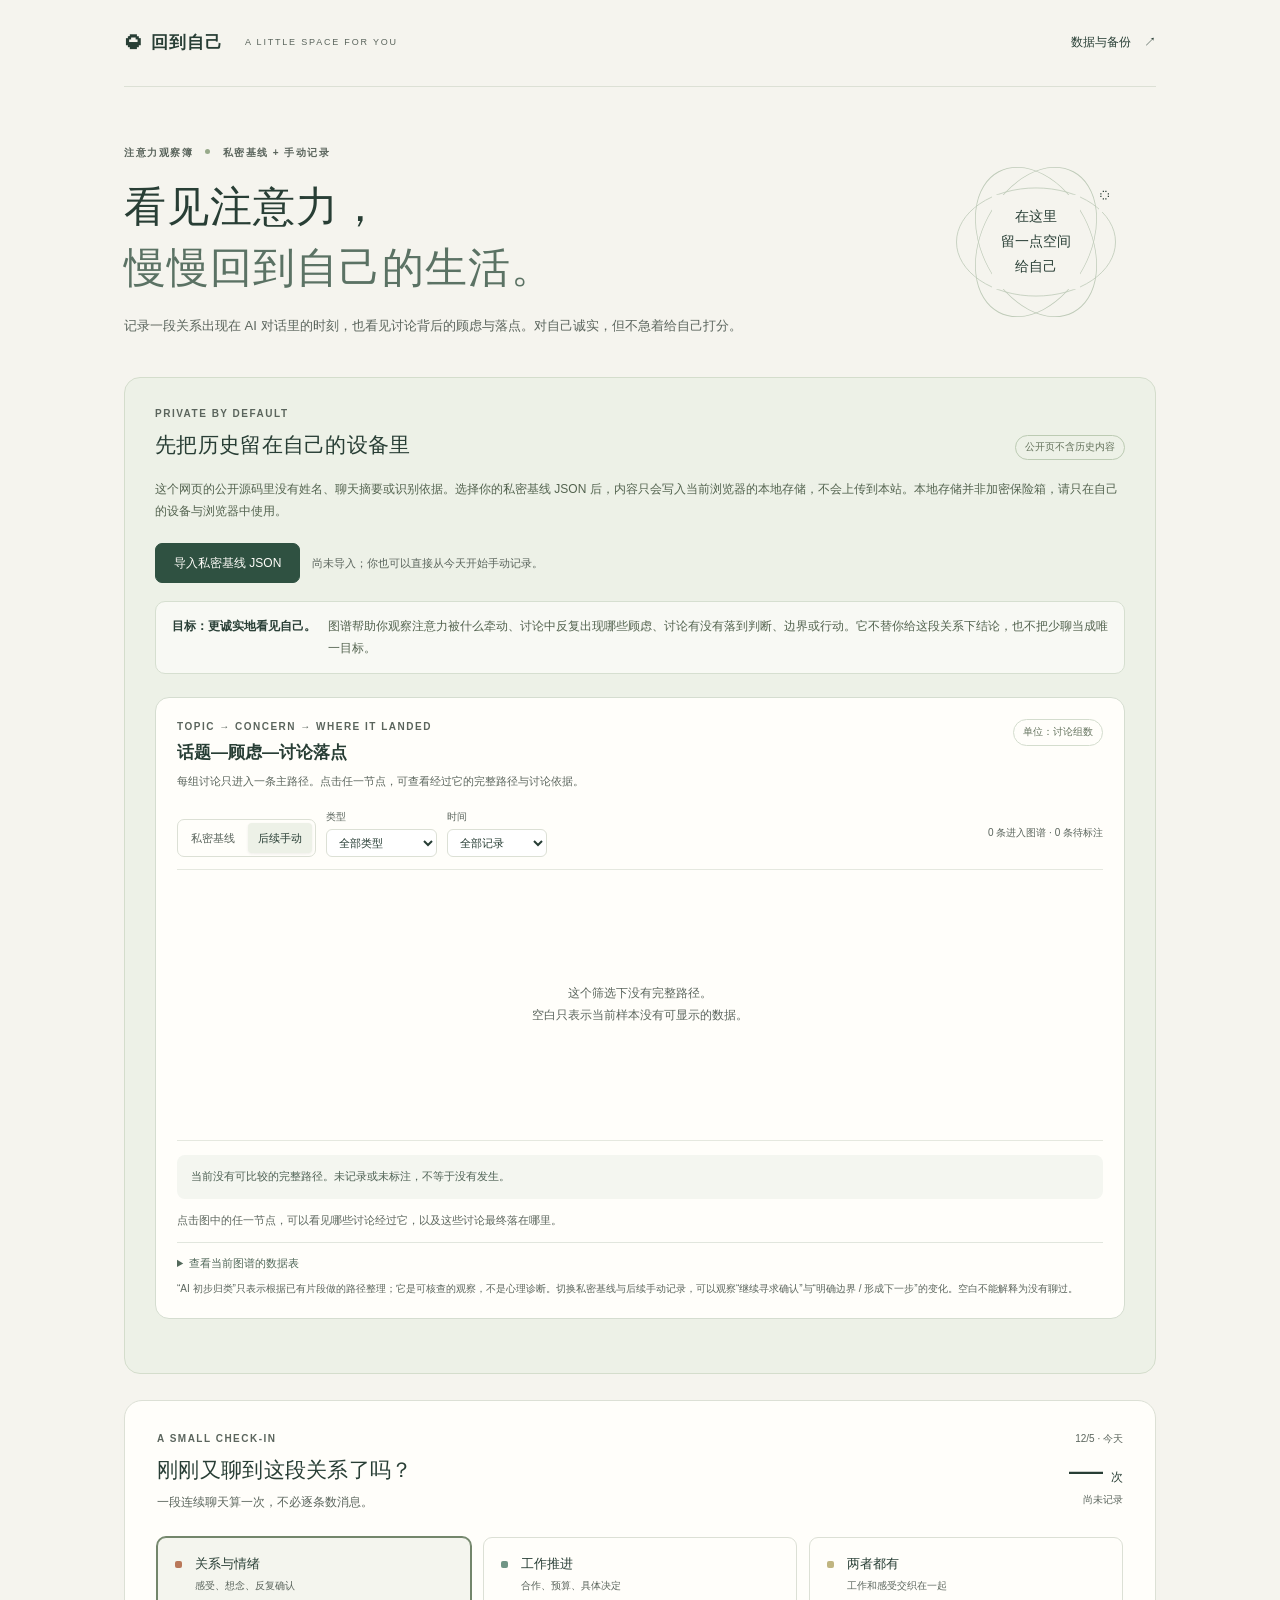
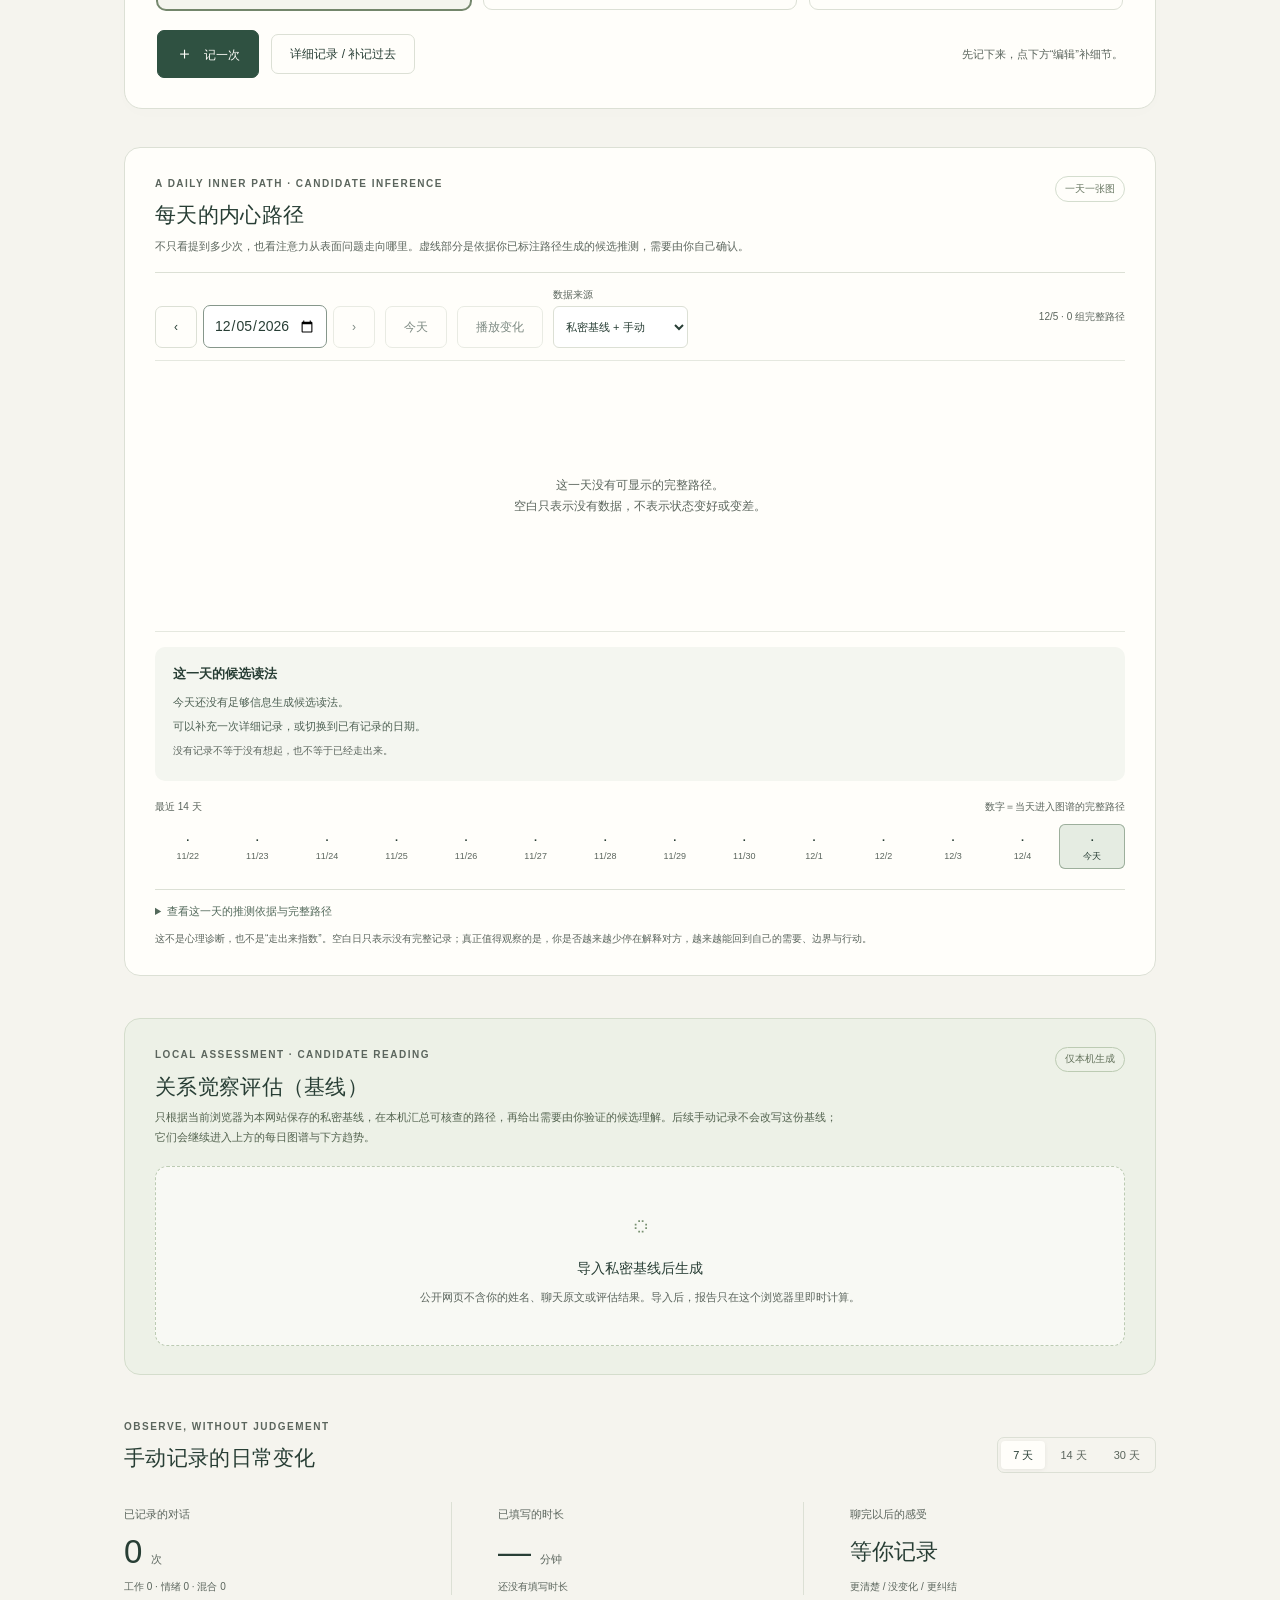
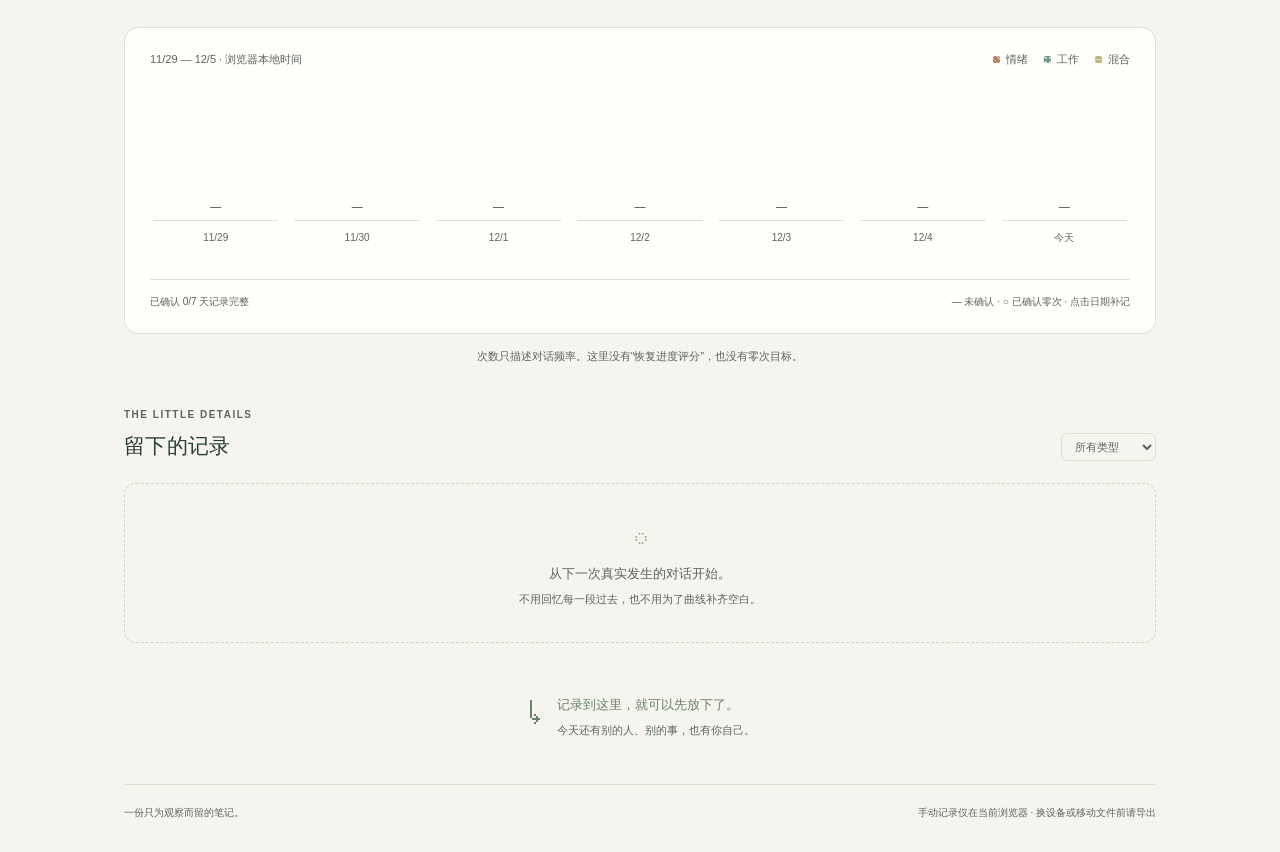
<file: attention-notebook/index.html>
<!doctype html>
<html lang="zh-CN">
<head>
  <meta charset="utf-8"><meta name="viewport" content="width=device-width, initial-scale=1">
  <meta name="theme-color" content="#f5f4ee"><meta name="description" content="用可视化图谱观察 AI 对话里的话题、顾虑与落点，诚实地觉察自己的状态。">
  <title>回到自己 · 注意力观察簿</title>
  <style>:root{--paper:#f5f4ee;--white:#fffefa;--ink:#283e35;--muted:#5b655d;--line:#dce0d5;--green:#2f5141;--emotion:#b97859;--work:#709585;--mixed:#c0b580;--soft:#eaf0e7}*{box-sizing:border-box}body{margin:0;background:var(--paper);color:var(--ink);font-family:-apple-system,BlinkMacSystemFont,"PingFang SC","Microsoft YaHei",sans-serif;font-size:14px;line-height:1.65}button,input,select,textarea{font:inherit}button,a,input,select,textarea{outline-offset:4px}button{cursor:pointer}button:disabled{cursor:wait;opacity:.6}button{transition:background .15s,transform .15s}button:active{transform:translateY(1px)}button:focus-visible,a:focus-visible,label:focus-within{outline:2px solid #788d3c;outline-offset:4px}button:has(input){outline:none}a{color:inherit;text-decoration:none}.shell{max-width:1120px;margin:auto;padding:0 44px}.topbar{display:flex;align-items:center;justify-content:space-between;padding:27px 0;border-bottom:1px solid var(--line);gap:12px}.brand{display:flex;align-items:center;gap:10px;font-weight:650;font-size:17px;letter-spacing:1px}.brand-mark{font-size:31px;line-height:1}.brand-en{font-size:9px;font-weight:500;letter-spacing:1.8px;margin-left:12px;color:var(--muted)}.text-btn,.icon-btn{border:0;background:transparent;color:var(--ink);padding:6px 0}.text-btn{font-size:12px}.text-btn span{margin-left:10px}.intro{display:flex;align-items:center;justify-content:space-between;gap:20px;padding:58px 0 38px}.eyebrow{font-size:10px;letter-spacing:1.5px;color:var(--muted);font-weight:600}.dot{display:inline-block;width:5px;height:5px;border-radius:50%;background:#97a98a;margin:0 8px 2px}.intro h1{font-family:"Songti SC","STSong",serif;font-weight:500;font-size:42px;letter-spacing:1px;line-height:1.45;margin:16px 0 15px}.intro h1 span{color:#5b7264}.intro p{color:var(--muted);font-size:13px;line-height:1.9;margin:0}.mobile-break{display:none}.orbit{width:170px;height:170px;position:relative;display:grid;place-items:center;margin-right:35px;flex-shrink:0}.orbit:before,.orbit:after,.orbit i{content:"";position:absolute;inset:5px;border:1px solid #c0ccba;border-radius:50%}.orbit:before{transform:rotate(-28deg) scaleX(.68)}.orbit:after{transform:rotate(28deg) scaleX(.68)}.orbit i{transform:rotate(90deg) scaleX(.68)}.orbit b{font-family:"Songti SC",serif;font-size:14px;font-weight:400;text-align:center;line-height:1.8;background:var(--paper);padding:9px;z-index:1}.orbit span{position:absolute;right:12px;top:22px;font-size:20px;background:var(--paper);z-index:2}.quick-card{background:var(--white);border:1px solid var(--line);border-radius:18px;padding:30px 32px;box-shadow:0 4px 20px #283e3503}.quick-heading{display:flex;justify-content:space-between;gap:16px}h2{font-size:21px;font-weight:550;line-height:1.4;letter-spacing:.3px;margin:8px 0}.quick-heading p{font-size:12px;color:var(--muted);margin:0}.today{display:flex;flex-direction:column;align-items:flex-end;min-width:110px;font-size:10px;color:var(--muted)}.today strong{font-size:34px;font-weight:500;line-height:1.3;color:var(--ink);font-variant-numeric:tabular-nums}.today strong small{font-size:12px;font-weight:400;margin-left:8px}.today>span:last-child{font-size:10px}.type-picker{border:0;padding:0;margin:24px 0 20px;display:grid;grid-template-columns:repeat(3,1fr);gap:12px}.type-picker label{position:relative;cursor:pointer}.type-picker input{position:absolute;opacity:0;width:1px;height:1px}.type-picker label>span{display:grid;grid-template-columns:10px auto;column-gap:10px;border:1px solid var(--line);border-radius:9px;padding:15px 17px;background:#fffefa;transition:all .15s}.type-picker input:checked+span{background:#f4f5ee;border-color:#73866b;box-shadow:0 0 0 1px #73866b}.type-picker strong{font-size:13px;font-weight:550}.type-picker small{grid-column:2;font-size:10px;color:var(--muted);margin-top:4px}.swatch{width:7px;height:7px;display:inline-block;border-radius:2px;flex-shrink:0}.type-picker .swatch{margin-top:8px}.emotion{background:var(--emotion)}.work{background:var(--work)}.mixed{background:var(--mixed)}.quick-actions{display:flex;align-items:center;gap:12px}.primary,.secondary,.danger{border-radius:7px;border:1px solid var(--line);padding:10px 18px;line-height:1.5;font-size:12px;font-weight:500}.primary{background:var(--green);border-color:var(--green);color:#fffefa}.primary:hover{background:#203d30}.primary span{font-size:17px;margin-right:8px}.secondary{background:transparent;color:var(--ink)}.secondary:hover{background:var(--soft)}.save-note{font-size:11px;color:var(--muted);margin-left:auto}.trends{margin-top:44px}.section-head{display:flex;align-items:end;justify-content:space-between;gap:12px;margin-bottom:22px}.section-head h2{margin-bottom:0}.range-tabs{display:flex;border:1px solid var(--line);padding:3px;border-radius:7px;gap:3px;flex-shrink:0}.range-tabs button{border:0;border-radius:4px;background:transparent;color:var(--muted);font-size:11px;padding:5px 12px}.range-tabs button[aria-pressed=true]{background:var(--white);color:var(--ink);box-shadow:0 1px 4px #00000010}.stats{display:grid;grid-template-columns:repeat(3,1fr);gap:24px;margin:0 0 25px;padding:7px 0}.stats>div{border-right:1px solid var(--line);padding-left:22px}.stats>div:first-child{padding-left:0}.stats>div:last-child{border-right:0}.stats>div>span{font-size:11px;color:var(--muted)}.stats strong{display:block;font-size:33px;line-height:1.45;font-weight:500;letter-spacing:.5px;margin:3px 0;font-variant-numeric:tabular-nums}.stats small{font-size:11px;margin-left:8px;font-weight:400;color:var(--muted)}.stats p{font-size:10px;color:var(--muted);margin:0}.stats strong.feeling-stat{font-size:22px;line-height:2.18;letter-spacing:0}.chart-card{background:var(--white);border:1px solid var(--line);border-radius:14px;padding:22px 25px}.chart-top{display:flex;justify-content:space-between;gap:16px;font-size:11px;color:var(--muted)}.legend{display:flex;gap:16px}.legend span{display:flex;align-items:center;gap:6px}.chart{display:grid;grid-template-columns:repeat(var(--cols,7),minmax(0,1fr));align-items:stretch;gap:10px;margin-top:25px;min-height:168px}.chart-day{display:flex;flex-direction:column;align-items:center;padding:0 3px 6px;border:0;border-radius:5px;background:transparent;min-width:0;color:var(--muted)}.chart-day:hover{background:#f4f5ee}.bar-space{height:128px;display:flex;flex-direction:column;justify-content:flex-end;align-items:center;width:100%;border-bottom:1px solid var(--line);padding-bottom:0;position:relative}.bar-total{font-size:11px;color:var(--ink);margin-bottom:5px;white-space:nowrap}.stack{display:flex;flex-direction:column-reverse;max-width:27px;width:75%;border-radius:3px 3px 0 0;overflow:hidden}.stack i{display:block;min-height:2px;width:100%}.day-label{font-size:10px;line-height:1.5;margin-top:9px;white-space:nowrap}.day-tag{font-size:8px;line-height:1.6;min-height:13px;white-space:nowrap;color:#53655a}.chart-footer{margin-top:15px;padding-top:14px;border-top:1px solid var(--line);display:flex;justify-content:space-between;gap:12px;font-size:10px;color:var(--muted)}.quiet-note{color:var(--muted);font-size:11px;line-height:1.8}.trends>.quiet-note{text-align:center;margin:13px 0}.records-section{margin-top:40px}.filter-label select{border:1px solid var(--line);border-radius:6px;padding:6px 9px;background:transparent;color:var(--muted);font-size:11px}.empty-state{border:1px dashed #ccd5c7;border-radius:12px;text-align:center;padding:34px 20px;color:var(--muted)}.empty-state span{font-size:25px;color:#8c9f84}.empty-state strong{font-weight:500;display:block;font-size:13px;margin-top:4px}.empty-state p{font-size:11px;margin:6px 0 0}.record-row{display:grid;grid-template-columns:95px 1fr 92px 58px;align-items:center;gap:18px;border-bottom:1px solid var(--line);padding:17px 0}.record-time{font-size:11px;color:var(--muted);display:flex;flex-direction:column}.record-main strong{font-size:13px;font-weight:500;display:flex;align-items:center;gap:8px}.record-main p{font-size:11px;color:var(--muted);margin:3px 0 0;overflow-wrap:anywhere;white-space:pre-line}.record-info{text-align:right;font-size:11px;color:var(--muted)}.record-info span{display:block}.record-row button{font-size:11px;border:0;background:transparent;color:#536c5c;padding:6px}.end-note{display:flex;gap:15px;justify-content:center;align-items:center;padding:48px 0 40px;color:#6c806f}.end-note>span{font-size:32px;align-self:flex-start}.end-note p{font-size:13px;line-height:1.9;margin:0}.end-note small{font-size:11px;color:var(--muted)}footer{border-top:1px solid var(--line);display:flex;justify-content:space-between;gap:14px;padding:20px 0 30px;color:var(--muted);font-size:10px}.sr-only{position:absolute;width:1px;height:1px;padding:0;margin:-1px;overflow:hidden;clip:rect(0,0,0,0);white-space:nowrap;border:0}[hidden]{display:none!important}dialog{border:1px solid var(--line);border-radius:16px;background:var(--white);color:var(--ink);padding:28px;width:calc(100% - 32px);max-width:500px;max-height:calc(100dvh - 40px);overflow:auto;box-shadow:0 24px 100px #18332230}dialog::backdrop{background:#1e332957;backdrop-filter:blur(3px)}.modal-head{display:flex;justify-content:space-between;gap:14px;align-items:flex-start;margin-bottom:20px}.modal-head h2{margin-bottom:0}.icon-btn{font-size:25px;line-height:1;padding:0 5px}dialog label{display:block;font-size:12px;margin-bottom:15px}dialog label small{font-size:10px;color:var(--muted);margin-left:4px}dialog input:not([type=hidden]),dialog select,dialog textarea{display:block;width:100%;min-width:0;border:1px solid #86978b;border-radius:6px;padding:10px;background:white;color:var(--ink);margin-top:6px;font-size:13px}dialog textarea{resize:vertical}.form-grid{display:grid;grid-template-columns:1fr 1fr;gap:14px}.input-unit{position:relative}.input-unit input{padding-right:45px!important}.input-unit span{position:absolute;right:12px;top:10px;font-size:11px;color:var(--muted)}.modal-actions{display:flex;justify-content:flex-end;gap:12px;margin-top:18px}.modal-actions .danger{margin-right:auto}.danger{color:#9b4f3d;background:transparent;border-color:#b98e7b}.danger:hover{background:#fbefea}.error{font-size:12px;color:#9b4f3d}.help{font-size:11px;color:var(--muted);line-height:1.8;margin-top:18px}dialog>p{font-size:13px;color:var(--muted)}.backup-actions{display:flex;flex-wrap:wrap;gap:12px;margin-top:24px}.file-button{cursor:pointer;margin:0;font-size:12px}.delete-zone{border-top:1px solid var(--line);margin-top:24px;padding-top:20px}.toast{position:fixed;bottom:24px;left:50%;transform:translateX(-50%);background:#284c3c;color:white;border-radius:10px;padding:12px 18px;display:flex;gap:18px;align-items:center;box-shadow:0 4px 20px #0002;z-index:10;max-width:calc(100vw - 30px);font-size:13px;white-space:nowrap}.toast button{background:transparent;border:0;color:#eff3c8;text-decoration:underline;font-size:12px;padding:0}.storage-error{position:fixed;bottom:0;left:0;right:0;background:#833e30;color:#fff;padding:12px 24px;z-index:20;font-size:13px}.day-counts{background:#eff2eb;padding:20px;border-radius:8px;font-size:14px}#show-more{margin-top:18px;width:100%}.chart.compact{gap:3px}.chart.compact .chart-day{padding:0 0 6px}.chart.compact .day-label{font-size:9px}.chart.compact .bar-total{font-size:9px}.chart.compact .day-tag{font-size:8px}
@media(max-width:760px){.shell{padding:0 22px}.topbar{padding:20px 0}.brand-en{display:none}.intro{padding:36px 0 30px}.intro h1{font-size:32px}.orbit{width:110px;height:110px;margin-right:0}.orbit b{font-size:10px}.orbit span{right:3px;top:12px;font-size:15px}.quick-card{padding:24px}.save-note{display:none}.stats{gap:10px}.stats>div{padding-left:10px}.stats strong{font-size:28px}.stats strong.feeling-stat{font-size:19px}.chart-card{padding:18px}.chart-footer{flex-direction:column;gap:5px}.section-head h2{font-size:19px}footer{flex-direction:column;gap:5px}.record-row{grid-template-columns:70px 1fr 65px 32px;gap:10px}.range-tabs button{padding:5px 9px}.type-picker label>span{padding:12px 10px;gap:5px}.type-picker small{font-size:9px}.type-picker strong{font-size:12px}}
@media(max-width:520px){.shell{padding:0 18px}.intro h1{font-size:29px}.orbit{display:none}.mobile-break{display:block}.quick-card{padding:22px 18px}.quick-heading h2{font-size:20px}.type-picker{gap:8px;margin:21px 0}.type-picker label>span{display:flex;flex-wrap:wrap;justify-content:center;padding:12px 5px;gap:6px}.type-picker small{display:none}.type-picker .swatch{margin-top:7px;width:6px;height:6px}.type-picker strong{font-size:11px}.primary,.secondary{padding:10px 13px}.quick-actions{gap:10px}.stats p{font-size:9px}.stats>div>span{font-size:10px}.stats small{font-size:10px;margin-left:4px}.stats strong.feeling-stat{font-size:17px;line-height:2.4}.section-head{align-items:flex-start}.section-head h2{font-size:17px}.section-head .eyebrow{font-size:8px}.range-tabs{margin-top:15px}.range-tabs button{padding:3px 7px;font-size:10px}.chart-card{padding:17px 12px}.chart-top{font-size:10px}.legend{gap:8px}.chart{gap:5px}.chart.compact .day-label{font-size:7px}.chart.compact .day-tag{display:none}.chart.compact .bar-total{font-size:8px}.chart-footer{font-size:9px}.record-row{grid-template-columns:56px 1fr 56px 24px;gap:7px}.record-time,.record-info{font-size:10px}.record-main strong{font-size:12px}.record-main p{font-size:10px}.record-row button{font-size:10px;padding:5px 0}.today{min-width:90px}.toast{font-size:11px;gap:12px;padding:12px}.end-note{padding:36px 0}dialog{padding:22px}}
@media(prefers-reduced-motion:reduce){*{transition:none!important}}
.recognized-history{background:#edf1e7;border:1px solid #d4ddcc;border-radius:16px;padding:28px 30px;margin:0 0 26px}.recognized-history .section-head{margin-bottom:18px}.snapshot-badge{border:1px solid #bccbb3;border-radius:20px;padding:3px 9px;font-size:10px;color:#62715a;white-space:nowrap}.detected-intro{display:flex;justify-content:space-between;align-items:center;gap:20px}.detected-intro>strong{font-size:42px;font-weight:500;line-height:1.3}.detected-intro small{font-size:14px;font-weight:400}.detected-intro p{font-size:11px;line-height:1.8;color:var(--muted);text-align:right}.detected-explanation{font-size:12px;color:#53634f;line-height:1.9}.detected-table{width:100%;border-collapse:collapse;font-size:12px}.detected-table th,.detected-table td{text-align:center;padding:12px 8px;border-bottom:1px solid #d3dccd}.detected-table th:first-child{text-align:left}.detected-table thead{color:#687761;font-size:11px}.detected-table th{font-weight:500}.detected-table td:last-child{font-size:10px;color:var(--muted)}.detected-details{margin-top:20px;border-top:1px solid #d3dccd;padding-top:15px}.detected-details summary{cursor:pointer;font-size:12px}.detected-details ol{list-style:none;padding:0;margin:15px 0}.detected-details li{padding:15px 0;border-bottom:1px solid #d3dccd}.detected-item-top{display:flex;justify-content:space-between;font-size:10px;color:var(--muted);margin-bottom:5px}.detected-kind{display:flex;align-items:center;gap:6px}.detected-details strong{font-size:13px;font-weight:550}.detected-details p{font-size:12px;margin:6px 0;line-height:1.8}.detected-details small{font-size:10px;color:var(--muted)}.snapshot-note{font-size:11px;line-height:1.8;background:#f7f8f2;border-radius:8px;padding:12px 15px;margin-top:18px;color:#5a6d55}@media(max-width:520px){.recognized-history{padding:22px 16px}.detected-intro{align-items:flex-start;flex-direction:column;gap:4px}.detected-intro p{text-align:left;margin:3px 0}.detected-table th,.detected-table td{padding:10px 3px}.detected-table{font-size:11px}.snapshot-badge{font-size:9px}.detected-intro>strong{font-size:36px}}

.purpose-note{display:flex;gap:12px;align-items:flex-start;margin:18px 0 22px;padding:14px 16px;background:#f8f9f4;border:1px solid #d6dfd0;border-radius:10px;font-size:12px;line-height:1.8;color:#53634f}.purpose-note strong{flex:0 0 auto;color:var(--ink);font-weight:600}.path-monitor{margin:23px 0 26px;padding:21px;background:#fffefa;border:1px solid #d5ddd0;border-radius:14px}.map-head{display:flex;justify-content:space-between;align-items:flex-start;gap:18px}.map-head h3{font-size:17px;font-weight:600;margin:3px 0 5px}.map-head p{font-size:11px;line-height:1.75;color:var(--muted);margin:0;max-width:590px}.map-unit{font-size:10px;color:#65745f;border:1px solid #d4ddce;border-radius:14px;padding:4px 9px;white-space:nowrap}.map-toolbar{display:flex;flex-wrap:wrap;align-items:end;gap:10px;margin:18px 0 10px}.map-source{display:flex;border:1px solid var(--line);border-radius:7px;padding:3px;gap:3px}.map-source button{border:0;border-radius:4px;background:transparent;color:var(--muted);font-size:11px;padding:6px 10px}.map-source button[aria-pressed=true]{background:#edf1e7;color:var(--ink);box-shadow:0 1px 3px #0001}.map-filter{font-size:10px;color:var(--muted)}.map-filter select{display:block;margin-top:3px;border:1px solid var(--line);background:#fff;color:var(--ink);border-radius:6px;font-size:11px;padding:6px 26px 6px 8px}.map-status{margin-left:auto;align-self:center;font-size:10px;color:var(--muted)}.map-canvas{width:100%;min-height:260px;border-top:1px solid #e5e8df;border-bottom:1px solid #e5e8df;margin-top:12px;padding:10px 0}.map-canvas svg{display:block;width:100%;height:auto;overflow:visible}.map-edge{fill:none;stroke:#92a38d;stroke-linecap:round;opacity:.35;transition:opacity .15s}.map-edge.related{stroke:#587863;opacity:.7}.map-edge.dim{opacity:.07}.map-node{cursor:pointer;transition:opacity .15s}.map-node rect{stroke-width:1.2}.map-node text{pointer-events:none;fill:#30463b;font-size:12px}.map-node .node-count{font-size:10px;fill:#6c776d}.map-node.stage-topic rect{fill:#eef3ed;stroke:#b8cbb9}.map-node.stage-concern rect{fill:#f6f0e6;stroke:#d6c2a7}.map-node.stage-outcome rect{fill:#f1eeea;stroke:#c8bdb2}.map-node.related rect{stroke:#456957;stroke-width:1.8}.map-node.selected rect{fill:#dce9df;stroke:#274d3a;stroke-width:2.4}.map-node:focus-visible{outline:none}.map-node:focus-visible rect{stroke:#1f5538;stroke-width:3;filter:drop-shadow(0 0 2px #fff)}.map-node.dim{opacity:.24}.map-stage-title{font-size:11px;font-weight:600;letter-spacing:.08em;fill:#6b776d}.map-empty{display:grid;place-items:center;min-height:250px;text-align:center;color:var(--muted);font-size:12px;line-height:1.8}.map-insight{margin:14px 0 0;padding:12px 14px;background:#f4f6f0;border-radius:8px;color:#4e6154;font-size:11px;line-height:1.8}.map-selection{margin-top:12px}.map-selection-head{display:flex;align-items:center;justify-content:space-between;gap:12px}.map-selection-head strong{font-size:12px;font-weight:600}.map-selection-head span{font-size:10px;color:var(--muted);margin-left:8px}.map-selection-head button{border:0;background:transparent;color:#55705f;font-size:10px;padding:4px}.map-selection>p{font-size:11px;color:var(--muted);margin:0}.map-selection ul{list-style:none;padding:0;margin:9px 0 0;border-top:1px solid #e1e6dd}.map-selection li{display:grid;grid-template-columns:75px 1fr auto;gap:9px;padding:9px 0;border-bottom:1px solid #e1e6dd;font-size:11px}.map-selection li span{color:var(--muted)}.map-selection li em{font-style:normal;color:#68776b;font-size:10px}.map-selection li p{font-size:10px;line-height:1.6;color:var(--muted);margin:3px 0 0}.map-more{font-size:10px!important;color:var(--muted);margin:8px 0 0!important}.map-data{margin-top:13px;border-top:1px solid #e1e6dd;padding-top:11px}.map-data summary{cursor:pointer;font-size:11px;color:#53695b}.map-table-wrap{overflow:auto;margin-top:10px}.map-table{width:100%;min-width:690px;border-collapse:collapse;font-size:10px}.map-table th,.map-table td{text-align:left;padding:8px 7px;border-bottom:1px solid #e5e8e1;vertical-align:top}.map-table th{color:#68766c;font-weight:550}.path-fields{margin:2px 0 15px;border:1px solid #dce1d8;border-radius:8px;padding:0 12px}.path-fields summary{cursor:pointer;padding:11px 0;font-size:12px}.path-fields summary small{color:var(--muted);font-size:10px;margin-left:4px}.path-fields[open] summary{border-bottom:1px solid #e5e8e1;margin-bottom:13px}.record-path{color:#5e7465!important;font-size:10px!important}.record-path.pending{color:#8a8176!important}.map-note{font-size:10px;color:var(--muted);line-height:1.7;margin:8px 0 0}
@media(max-width:620px){.purpose-note{display:block}.purpose-note strong{display:block;margin-bottom:3px}.path-monitor{padding:17px 12px}.map-head{display:block}.map-unit{display:inline-block;margin-top:8px}.map-toolbar{align-items:stretch}.map-source{width:100%}.map-source button{flex:1;min-height:44px}.map-filter{flex:1;min-width:120px}.map-filter select{width:100%;min-height:44px}.map-status{width:100%;margin-left:0}.map-canvas{min-height:500px;padding:6px 0}.map-node text{font-size:12.5px}.map-node .node-count{font-size:10.5px}.map-selection li{grid-template-columns:58px 1fr}.map-selection li em{grid-column:2}.form-grid.path-grid{grid-template-columns:1fr}.map-head h3{font-size:16px}.map-table{min-width:0}.map-table thead{position:absolute;width:1px;height:1px;overflow:hidden;clip:rect(0,0,0,0)}.map-table,.map-table tbody,.map-table tr,.map-table td{display:block;width:100%}.map-table tr{padding:9px 0;border-bottom:1px solid #e5e8e1}.map-table td{display:grid;grid-template-columns:76px 1fr;gap:8px;border:0;padding:3px 0}.map-table td:before{content:attr(data-label);color:#68766c;font-weight:550}}
.baseline-actions{display:flex;flex-wrap:wrap;align-items:center;gap:12px;margin:20px 0 6px}.baseline-actions .file-button{display:inline-flex;align-items:center;margin:0}.baseline-status{font-size:11px;line-height:1.7;color:var(--muted);flex:1;min-width:230px}.baseline-actions .danger{background:transparent}@media(max-width:520px){.baseline-actions{align-items:stretch}.baseline-actions .file-button,.baseline-actions .danger{justify-content:center;min-height:44px}.baseline-status{flex-basis:100%;min-width:0}}
.map-node .node-count{fill:#53625a}.record-path.pending{color:#665d54!important}.legend .emotion,.stack i.emotion{background-color:var(--emotion);background-image:repeating-linear-gradient(45deg,transparent 0 3px,#fff7 3px 4px)}.legend .work,.stack i.work{background-color:var(--work);background-image:radial-gradient(#fff9 1px,transparent 1px);background-size:4px 4px}.legend .mixed,.stack i.mixed{background-color:var(--mixed);background-image:repeating-linear-gradient(0deg,transparent 0 3px,#fff8 3px 4px)}.stack i{box-shadow:inset 0 0 0 1px #53655a}@media(max-width:760px){.chart.compact{grid-template-columns:repeat(var(--cols),minmax(36px,1fr));overflow-x:auto;overscroll-behavior-x:contain;scrollbar-width:thin;padding-bottom:8px}.chart.compact .chart-day{min-width:36px}.chart.compact .day-tag{display:block}}

.inner-daily{margin:38px 0 42px;padding:28px 30px;background:var(--white);border:1px solid var(--line);border-radius:16px}.inner-daily .section-head{align-items:flex-start;margin-bottom:15px}.inner-daily .section-head p{max-width:650px;margin:7px 0 0;color:var(--muted);font-size:11px;line-height:1.8}.inner-controls{display:flex;align-items:end;flex-wrap:wrap;gap:10px;padding:14px 0 12px;border-top:1px solid var(--line)}.inner-date-nav{display:flex;align-items:center;gap:6px}.inner-date-nav button{min-width:42px;min-height:42px;padding:8px 11px}.inner-date-nav input{min-height:42px;border:1px solid #86978b;border-radius:7px;padding:8px 10px;background:white;color:var(--ink)}.inner-controls .map-filter{min-width:112px}.inner-controls .map-filter select{min-height:42px}.inner-controls>.secondary{min-height:42px}.inner-status{margin-left:auto;align-self:center;font-size:10px;color:var(--muted)}.inner-map-canvas{width:100%;min-height:260px;border-top:1px solid #e5e8df;border-bottom:1px solid #e5e8df;padding:10px 0}.inner-map-canvas svg{display:block;width:100%;height:auto;overflow:visible}.inner-edge{fill:none;stroke:#7f9587;stroke-linecap:round;stroke-dasharray:6 5;opacity:.48}.inner-node rect{stroke-width:1.2}.inner-node text{fill:#30463b;font-size:11.5px;pointer-events:none}.inner-node .node-count{font-size:10px;fill:#59685f}.inner-node.stage-topic rect{fill:#eef3ed;stroke:#b8cbb9}.inner-node.stage-care rect{fill:#f6f0e6;stroke:#d6c2a7;stroke-dasharray:4 3}.inner-node.stage-loop rect{fill:#f4ebe7;stroke:#d3b8aa;stroke-dasharray:4 3}.inner-node.stage-need rect{fill:#edf1e8;stroke:#bac9b3;stroke-dasharray:4 3}.inner-node.stage-outcome rect{fill:#f1eeea;stroke:#c8bdb2}.inner-stage-title{font-size:10px;font-weight:600;letter-spacing:.08em;fill:#68766c}.inner-reading{margin:15px 0 0;padding:16px 18px;background:#f4f6f0;border-radius:10px}.inner-reading h3{font-size:13px;font-weight:600;margin:0 0 8px}.inner-reading p{margin:5px 0;color:#4e6154;font-size:11px;line-height:1.8}.inner-reading .inner-disclaimer{color:var(--muted);font-size:10px}.inner-strip-wrap{margin-top:18px}.inner-strip-head{display:flex;justify-content:space-between;gap:12px;margin-bottom:8px;font-size:10px;color:var(--muted)}.inner-strip{display:grid;grid-template-columns:repeat(14,minmax(34px,1fr));gap:4px;overflow-x:auto;padding-bottom:5px}.inner-day{min-width:34px;border:0;border-radius:6px;background:transparent;color:var(--muted);padding:7px 2px 5px;text-align:center}.inner-day:hover{background:#f0f3ec}.inner-day[aria-pressed=true]{background:#e5ece2;color:var(--ink);box-shadow:inset 0 0 0 1px #9daf9c}.inner-day strong{display:block;color:var(--ink);font-size:11px;font-weight:550;min-height:18px}.inner-day span{display:block;font-size:9px;white-space:nowrap}.inner-evidence{margin-top:15px;border-top:1px solid var(--line);padding-top:12px}.inner-evidence summary{cursor:pointer;font-size:11px;color:#53695b}.inner-path-list{list-style:none;padding:0;margin:10px 0 0}.inner-path-list li{padding:10px 0;border-bottom:1px solid #e5e8e1;font-size:11px}.inner-path-list strong{font-weight:550}.inner-path-list p{margin:4px 0 0;color:var(--muted);line-height:1.7}.inner-path-meta{font-size:10px;color:#68776b}.inner-note{margin:10px 0 0;color:var(--muted);font-size:10px;line-height:1.75}.inner-empty{display:grid;place-items:center;min-height:250px;color:var(--muted);text-align:center;font-size:12px;line-height:1.8}.inner-play-active{background:var(--green)!important;color:#fff!important;border-color:var(--green)!important}
@media(max-width:700px){.inner-daily{padding:22px 16px}.inner-controls{align-items:stretch}.inner-date-nav{width:100%}.inner-date-nav input{flex:1;min-width:0}.inner-controls .map-filter{flex:1 1 100%}.inner-controls .map-filter select{width:100%}.inner-controls>.secondary{flex:1}.inner-status{width:100%;margin-left:0}.inner-map-canvas{min-height:500px}.inner-strip{grid-template-columns:repeat(14,minmax(42px,1fr))}.inner-day{min-width:42px;min-height:44px}.inner-node text{font-size:12px}.inner-node .node-count{font-size:10.5px}}

.assessment-report{margin:0 0 42px;padding:28px 30px;background:#edf1e7;border:1px solid #d4ddcc;border-radius:16px}.assessment-report .section-head{align-items:flex-start;margin-bottom:18px}.assessment-report .section-head p{max-width:690px;margin:7px 0 0;color:#53634f;font-size:11px;line-height:1.8}.assessment-empty{display:grid;place-items:center;min-height:180px;padding:28px;border:1px dashed #bccbb3;border-radius:12px;background:#f8f9f4;text-align:center;color:var(--muted)}.assessment-empty span{font-size:28px;color:#789071}.assessment-empty strong{display:block;margin-top:7px;font-size:14px;font-weight:550;color:var(--ink)}.assessment-empty p{max-width:520px;margin:7px 0 0;font-size:11px;line-height:1.8}.assessment-stage{padding:22px 24px;border-radius:13px;background:var(--green);color:#fffefa}.assessment-stage>span{font-size:9px;letter-spacing:1.2px;color:#dce8de}.assessment-stage h3{margin:7px 0 8px;font-family:"Songti SC","STSong",serif;font-size:24px;line-height:1.45;font-weight:500}.assessment-stage p{max-width:760px;margin:0;color:#edf3ee;font-size:11px;line-height:1.85}.assessment-metrics{display:grid;grid-template-columns:repeat(4,1fr);gap:1px;margin:14px 0 0;overflow:hidden;border:1px solid #d4ddcc;border-radius:11px;background:#d4ddcc}.assessment-metrics>div{min-width:0;padding:16px 17px;background:#fffefa}.assessment-metrics span{display:block;color:var(--muted);font-size:10px}.assessment-metrics strong{display:block;margin-top:2px;font-size:25px;line-height:1.35;font-weight:500;font-variant-numeric:tabular-nums}.assessment-metrics small{font-size:10px;font-weight:400;color:var(--muted);margin-left:5px}.assessment-observation{margin:14px 0 0;padding:14px 16px;border-left:3px solid #789071;background:#f8f9f4;border-radius:0 9px 9px 0}.assessment-observation span{display:block;font-size:9px;font-weight:650;letter-spacing:1px;color:#64755f}.assessment-observation p{margin:5px 0 0;color:#45594a;font-size:11px;line-height:1.85}.assessment-grid{display:grid;grid-template-columns:repeat(2,minmax(0,1fr));gap:12px;margin-top:14px}.assessment-card{min-width:0;padding:18px;background:#fffefa;border:1px solid #d4ddcc;border-radius:11px}.assessment-label{display:block;margin-bottom:8px;font-size:9px;font-weight:650;letter-spacing:1px;color:#6b7967}.assessment-card h3{margin:0 0 7px;font-size:14px;line-height:1.55;font-weight:600}.assessment-card p{margin:0;color:var(--muted);font-size:11px;line-height:1.8}.assessment-list{list-style:none;padding:0;margin:0}.assessment-list li{display:flex;justify-content:space-between;gap:12px;padding:7px 0;border-bottom:1px solid #e5e8df;color:#405448;font-size:11px}.assessment-list li:last-child{border-bottom:0}.assessment-list em{flex:0 0 auto;font-style:normal;color:var(--muted);font-size:10px}.assessment-question{margin-top:14px;padding:18px 20px;background:#f8f9f4;border:1px solid #d4ddcc;border-radius:11px}.assessment-question blockquote{margin:7px 0 0;color:#334a3d;font-family:"Songti SC","STSong",serif;font-size:17px;line-height:1.75}.assessment-watch{margin-top:14px;padding:18px 20px;background:#fffefa;border:1px solid #d4ddcc;border-radius:11px}.assessment-watch ul{display:grid;grid-template-columns:repeat(2,minmax(0,1fr));gap:8px 24px;margin:9px 0 0;padding:0;list-style:none}.assessment-watch li{position:relative;padding-left:16px;color:#4f6155;font-size:11px;line-height:1.7}.assessment-watch li:before{content:"○";position:absolute;left:0;color:#789071}.assessment-note{margin:11px 0 0;color:var(--muted);font-size:10px;line-height:1.75}.assessment-note strong{color:#53634f;font-weight:600}@media(max-width:700px){.assessment-report{padding:22px 16px}.assessment-stage{padding:19px 18px}.assessment-stage h3{font-size:21px}.assessment-metrics{grid-template-columns:repeat(2,minmax(0,1fr))}.assessment-grid{grid-template-columns:1fr}.assessment-watch ul{grid-template-columns:1fr}.assessment-question blockquote{font-size:16px}.assessment-card,.assessment-question,.assessment-watch{overflow-wrap:anywhere}}

</style>
</head>
<body id="top">
  <div class="shell">
    <header class="topbar"><a class="brand" href="#top"><span class="brand-mark" aria-hidden="true">◒</span> 回到自己 <span class="brand-en">A LITTLE SPACE FOR YOU</span></a><button id="backup-open" class="text-btn">数据与备份 <span aria-hidden="true">↗</span></button></header>
    <main>
      <section class="intro"><div><div class="eyebrow">注意力观察簿 <span class="dot"></span> 私密基线 + 手动记录</div><h1>看见注意力，<br><span>慢慢回到自己的生活。</span></h1><p>记录一段关系出现在 AI 对话里的时刻，也看见讨论背后的顾虑与落点。<br class="mobile-break">对自己诚实，但不急着给自己打分。</p></div><div class="orbit" aria-hidden="true"><i></i><b>在这里<br>留一点空间<br>给自己</b><span>◌</span></div></section>
<section id="private-baseline" class="recognized-history" aria-labelledby="baseline-title">
<div class="section-head"><div><div class="eyebrow">PRIVATE BY DEFAULT</div><h2 id="baseline-title">先把历史留在自己的设备里</h2></div><span class="snapshot-badge">公开页不含历史内容</span></div>
<p class="detected-explanation">这个网页的公开源码里没有姓名、聊天摘要或识别依据。选择你的私密基线 JSON 后，内容只会写入当前浏览器的本地存储，不会上传到本站。本地存储并非加密保险箱，请只在自己的设备与浏览器中使用。</p>
<div class="baseline-actions"><label class="primary file-button" for="import-baseline">导入私密基线 JSON<input type="file" id="import-baseline" class="sr-only" accept="application/json,.json"></label><button type="button" id="remove-baseline" class="danger" hidden>从此浏览器移除基线</button><span id="baseline-status" class="baseline-status" role="status">尚未导入；你也可以直接从今天开始手动记录。</span></div>
<div class="purpose-note"><strong>目标：更诚实地看见自己。</strong><span>图谱帮助你观察注意力被什么牵动、讨论中反复出现哪些顾虑、讨论有没有落到判断、边界或行动。它不替你给这段关系下结论，也不把少聊当成唯一目标。</span></div>
<section class="path-monitor" aria-labelledby="map-title">
  <div class="map-head"><div><div class="eyebrow">TOPIC → CONCERN → WHERE IT LANDED</div><h3 id="map-title" tabindex="-1">话题—顾虑—讨论落点</h3><p>每组讨论只进入一条主路径。点击任一节点，可查看经过它的完整路径与讨论依据。</p></div><span class="map-unit">单位：讨论组数</span></div>
  <div class="map-toolbar">
    <div class="map-source" role="group" aria-label="图谱数据来源"><button type="button" data-map-source="history" aria-pressed="false">私密基线</button><button type="button" data-map-source="manual" aria-pressed="true">后续手动</button></div>
    <label class="map-filter">类型<select id="map-kind"><option value="all">全部类型</option><option value="emotion">关系与情绪</option><option value="work">工作推进</option><option value="mixed">两者都有</option></select></label>
    <label class="map-filter">时间<select id="map-period"><option value="all">全部记录</option><option value="7">近 7 天</option><option value="30">近 30 天</option></select></label>
    <span id="map-status" class="map-status" aria-live="polite"></span>
  </div>
  <div id="attention-map" class="map-canvas"></div>
  <div id="map-insight" class="map-insight"></div>
  <div id="map-selection" class="map-selection" role="status" aria-live="polite" aria-atomic="true"></div>
  <details id="map-data" class="map-data"><summary>查看当前图谱的数据表</summary><div id="map-data-table" class="map-table-wrap"><p class="quiet-note">展开后才会在页面中显示讨论标题与依据。</p></div></details>
  <p class="map-note">“AI 初步归类”只表示根据已有片段做的路径整理；它是可核查的观察，不是心理诊断。切换私密基线与后续手动记录，可以观察“继续寻求确认”与“明确边界 / 形成下一步”的变化。空白不能解释为没有聊过。</p>
</section>
</section>
      <section class="quick-card" aria-labelledby="quick-title"><div class="quick-heading"><div><div class="eyebrow">A SMALL CHECK-IN</div><h2 id="quick-title">刚刚又聊到这段关系了吗？</h2><p>一段连续聊天算一次，不必逐条数消息。</p></div><div class="today"><span id="today-label"></span><strong id="today-count">—<small>次</small></strong><span id="today-state">尚未记录</span></div></div>
        <fieldset class="type-picker"><legend class="sr-only">这次聊了什么</legend>
          <label><input type="radio" name="quick-kind" value="emotion" checked><span><i class="swatch emotion"></i><strong>关系与情绪</strong><small>感受、想念、反复确认</small></span></label>
          <label><input type="radio" name="quick-kind" value="work"><span><i class="swatch work"></i><strong>工作推进</strong><small>合作、预算、具体决定</small></span></label>
          <label><input type="radio" name="quick-kind" value="mixed"><span><i class="swatch mixed"></i><strong>两者都有</strong><small>工作和感受交织在一起</small></span></label>
        </fieldset>
        <div class="quick-actions"><button id="quick-add" class="primary"><span aria-hidden="true">＋</span> 记一次</button><button id="detail-add" class="secondary">详细记录 / 补记过去</button><span class="save-note">先记下来，点下方“编辑”补细节。</span></div>
      </section>
      <section class="inner-daily" aria-labelledby="inner-title">
        <div class="section-head"><div><div class="eyebrow">A DAILY INNER PATH · CANDIDATE INFERENCE</div><h2 id="inner-title">每天的内心路径</h2><p>不只看提到多少次，也看注意力从表面问题走向哪里。虚线部分是依据你已标注路径生成的候选推测，需要由你自己确认。</p></div><span class="map-unit">一天一张图</span></div>
        <div class="inner-controls">
          <div class="inner-date-nav" role="group" aria-label="切换图谱日期"><button id="inner-prev" class="secondary" type="button" aria-label="前一天">‹</button><input id="inner-date" type="date" aria-label="图谱日期"><button id="inner-next" class="secondary" type="button" aria-label="后一天">›</button></div>
          <button id="inner-today" class="secondary" type="button">今天</button>
          <button id="inner-play" class="secondary" type="button" aria-pressed="false">播放变化</button>
          <label class="map-filter">数据来源<select id="inner-source"><option value="all">私密基线 + 手动</option><option value="history">只看私密基线</option><option value="manual">只看手动记录</option></select></label>
          <span id="inner-status" class="inner-status" aria-live="polite"></span>
        </div>
        <div id="inner-map" class="inner-map-canvas"></div>
        <div class="inner-reading" aria-live="polite" aria-atomic="true"><h3>这一天的候选读法</h3><p id="inner-reading-main"></p><p id="inner-reading-loop"></p><p id="inner-reading-confidence" class="inner-disclaimer"></p></div>
        <div class="inner-strip-wrap"><div class="inner-strip-head"><span>最近 14 天</span><span>数字＝当天进入图谱的完整路径</span></div><div id="inner-strip" class="inner-strip" role="group" aria-label="最近十四天的每日路径"></div></div>
        <details id="inner-evidence" class="inner-evidence"><summary>查看这一天的推测依据与完整路径</summary><div id="inner-path-list"></div></details>
        <p class="inner-note">这不是心理诊断，也不是“走出来指数”。空白日只表示没有完整记录；真正值得观察的是，你是否越来越少停在解释对方，越来越能回到自己的需要、边界与行动。</p>
      </section>
      <section class="assessment-report" aria-labelledby="assessment-title">
        <div class="section-head"><div><div class="eyebrow">LOCAL ASSESSMENT · CANDIDATE READING</div><h2 id="assessment-title">关系觉察评估（基线）</h2><p>只根据当前浏览器为本网站保存的私密基线，在本机汇总可核查的路径，再给出需要由你验证的候选理解。后续手动记录不会改写这份基线；它们会继续进入上方的每日图谱与下方趋势。</p></div><span class="snapshot-badge">仅本机生成</span></div>
        <div id="assessment-empty" class="assessment-empty"><div><span aria-hidden="true">◌</span><strong>导入私密基线后生成</strong><p>公开网页不含你的姓名、聊天原文或评估结果。导入后，报告只在这个浏览器里即时计算。</p></div></div>
        <div id="assessment-content" hidden>
          <div class="assessment-stage"><span id="assessment-period"></span><h3 id="assessment-stage-title"></h3><p id="assessment-stage-note"></p></div>
          <div class="assessment-metrics" aria-label="基线数字概览">
            <div><span>完整路径</span><strong id="assessment-total"></strong></div>
            <div><span>继续寻求确认</span><strong id="assessment-confirm"></strong></div>
            <div><span>边界或下一步</span><strong id="assessment-agency"></strong></div>
            <div><span>其他落点</span><strong id="assessment-other"></strong></div>
          </div>
          <div class="assessment-observation"><span>可核查观察</span><p id="assessment-observation"></p></div>
          <div class="assessment-grid">
            <article class="assessment-card"><span class="assessment-label">可能在意 · 候选推测</span><ul id="assessment-cares" class="assessment-list"></ul></article>
            <article class="assessment-card"><span class="assessment-label">可能卡住 · 候选推测</span><h3 id="assessment-loop-title"></h3><p id="assessment-loop-note"></p></article>
            <article class="assessment-card"><span class="assessment-label">当前过渡</span><h3 id="assessment-transition-title"></h3><p id="assessment-transition-note"></p></article>
            <article class="assessment-card"><span class="assessment-label">可能需要 · 候选推测</span><h3 id="assessment-need-title"></h3><p id="assessment-need-note"></p></article>
          </div>
          <div class="assessment-question"><span class="assessment-label">当前最值得验证的问题</span><blockquote>如果我不再需要先证明 TA 是谁、这段关系是什么，我今天会怎样安排自己的时间、作品和边界？</blockquote></div>
          <div class="assessment-watch"><span class="assessment-label">接下来两周，比单一次数更值得观察</span><ul><li>求证类路径是否减少</li><li>边界与行动是否跨天持续</li><li>相同问题的重复间隔是否拉长</li><li>聊完后是否更快回到自己的生活</li><li>工作决定是否更少依赖对方的反应</li><li>生活、作品与其他关系是否重新展开</li></ul></div>
          <p class="assessment-note"><strong>边界说明：</strong>这是候选理解，不是心理诊断，也不是“走出来指数”。浏览器存储不是加密保险箱，请不要在他人的设备上导入私密基线。</p>
        </div>
      </section>
      <section class="trends" aria-labelledby="trends-title"><div class="section-head"><div><div class="eyebrow">OBSERVE, WITHOUT JUDGEMENT</div><h2 id="trends-title">手动记录的日常变化</h2></div><div class="range-tabs" role="group" aria-label="趋势时间范围"><button data-range="7" aria-pressed="true">7 天</button><button data-range="14" aria-pressed="false">14 天</button><button data-range="30" aria-pressed="false">30 天</button></div></div>
        <div class="stats"><div><span>已记录的对话</span><strong id="stat-count">0<small>次</small></strong><p id="stat-kinds">工作 0 · 情绪 0 · 混合 0</p></div><div><span>已填写的时长</span><strong id="stat-minutes">—<small>分钟</small></strong><p id="stat-coverage">还没有填写时长</p></div><div><span>聊完以后的感受</span><strong id="stat-feeling" class="feeling-stat">等你记录</strong><p id="stat-feeling-detail">更清楚 / 没变化 / 更纠结</p></div></div>
        <div class="chart-card"><div class="chart-top"><div id="period-label"></div><div class="legend"><span><i class="swatch emotion"></i>情绪</span><span><i class="swatch work"></i>工作</span><span><i class="swatch mixed"></i>混合</span></div></div><div id="chart" class="chart" aria-label="每天记录次数，点击日期可确认记录完整或补记"></div><div class="chart-footer"><span id="complete-summary"></span><span>— 未确认 · ○ 已确认零次 · 点击日期补记</span></div></div>
        <p class="quiet-note">次数只描述对话频率。这里没有“恢复进度评分”，也没有零次目标。</p>
      </section>
      <section class="records-section" aria-labelledby="records-title"><div class="section-head"><div><div class="eyebrow">THE LITTLE DETAILS</div><h2 id="records-title">留下的记录</h2></div><label class="filter-label"><span class="sr-only">按对话类型筛选</span><select id="record-filter"><option value="all">所有类型</option><option value="emotion">关系与情绪</option><option value="work">工作推进</option><option value="mixed">两者都有</option></select></label></div><div id="record-list"></div><button id="show-more" class="secondary" hidden>再看 30 条</button></section>
      <section class="end-note"><span aria-hidden="true">↳</span><p>记录到这里，就可以先放下了。<br><small>今天还有别的人、别的事，也有你自己。</small></p></section>
    </main><footer><span>一份只为观察而留的笔记。</span><span>手动记录仅在当前浏览器 · 换设备或移动文件前请导出</span></footer>
  </div>
  <dialog id="record-dialog" aria-labelledby="record-form-title"><form id="record-form"><div class="modal-head"><div><div class="eyebrow">A MOMENT TO NOTICE</div><h2 id="record-form-title">补充这次记录</h2></div><button type="button" class="icon-btn" data-close aria-label="关闭">×</button></div><input type="hidden" id="record-id"><div class="form-grid"><label>日期<input id="record-date" type="date" required></label><label>时间<input id="record-time" type="time" required></label></div><label>这次聊了什么<select id="record-kind"><option value="emotion">关系与情绪</option><option value="work">工作推进</option><option value="mixed">两者都有</option></select></label><div class="form-grid"><label>大约多久 <small>选填</small><div class="input-unit"><input id="record-minutes" type="number" min="1" max="1440" step="1" placeholder="例如 15"><span>分钟</span></div></label><label>聊完之后 <small>选填</small><select id="record-feeling"><option value="">暂不填写</option><option value="clearer">更清楚</option><option value="same">没变化</option><option value="tangled">更纠结</option></select></label></div><label>是什么让你想聊？ <small>选填</small><select id="record-trigger"><option value="">暂不填写</option><option value="contact">刚和 TA 联系</option><option value="work">碰到工作问题</option><option value="memory">突然想起</option><option value="mention">别人提到 TA</option><option value="uncertain">想确认一个答案</option><option value="other">其他</option></select></label><details class="path-fields"><summary>补充“话题 → 顾虑 → 落点” <small>选填，三项填全后进入图谱</small></summary><div class="form-grid path-grid"><label>主要在聊<select id="record-topic"><option value="">暂不标注</option><option value="relationship_state">关系状态</option><option value="person_judgment">我对 TA 的判断</option><option value="collaboration_structure">合作结构</option><option value="product_brand">品牌与产品</option></select></label><label>核心顾虑<select id="record-concern"><option value="">暂不标注</option><option value="attachment">是否仍被牵引</option><option value="relationship_meaning">这段关系是否有真实意义</option><option value="autonomy_motive">我的动机与选择是否自主</option><option value="rights_resources">权责资源是否对等</option><option value="time_responsibility">投入与责任是否失控</option></select></label></div><label>讨论落点<select id="record-outcome"><option value="">暂不标注</option><option value="seeking_confirmation">继续寻求确认</option><option value="formed_judgment">形成判断</option><option value="set_boundary">明确边界</option><option value="next_action">形成下一步</option><option value="unresolved">仍未解决</option></select></label><p class="map-note">请选择最主要的一条路径。旧记录不会被自动猜测，未填全时显示为“待标注”。</p></details><label>留一句话 <small>选填，最多 240 字</small><textarea id="record-note" maxlength="240" rows="3" placeholder="也可以什么都不写。"></textarea></label><p id="form-error" class="error" role="alert"></p><div class="modal-actions"><button type="button" id="delete-record" class="danger" hidden>删除这次</button><button type="submit" class="primary">保存记录</button></div></form></dialog>
  <dialog id="day-dialog" aria-labelledby="day-title"><div class="modal-head"><div><div class="eyebrow">ONE DAY AT A TIME</div><h2 id="day-title"></h2></div><button class="icon-btn" data-close aria-label="关闭">×</button></div><p id="day-description"></p><div id="day-counts" class="day-counts"></div><p id="day-status" class="quiet-note"></p><div class="modal-actions"><button class="secondary" id="day-add">补记一次</button><button class="primary" id="day-complete"></button></div><p class="help">确认表示这天已经记全。未确认的空白日不会算作零次；之后仍可以补记或撤销确认。</p></dialog>
  <dialog id="backup-dialog" aria-labelledby="backup-title"><div class="modal-head"><div><div class="eyebrow">YOUR NOTES, YOUR CHOICE</div><h2 id="backup-title">数据与备份</h2></div><button class="icon-btn" data-close aria-label="关闭">×</button></div><p>页面不会自动读取 ChatGPT 或其他 AI 的聊天记录，只处理你主动导入或填写的内容。</p><p>私密基线与手动记录都保存在当前设备、当前浏览器中，不会自动同步到其他设备。清理浏览器数据可能会清除它们，换设备前请导出手动记录，并保留你的私密基线文件。请避免在同一浏览器的多个标签页里同时编辑。</p><div class="backup-actions"><button id="export-json" class="primary">导出手动记录备份</button><button id="export-csv" class="secondary">导出表格 CSV</button><label class="secondary file-button" for="import-json">导入手动备份 JSON<input type="file" id="import-json" class="sr-only" accept="application/json,.json"></label></div><p class="help">手动备份与私密基线是两个独立文件，避免你不小心把历史摘要分享出去。JSON 可以完整恢复手动记录和日期确认状态；CSV 方便在表格中查看。</p><p id="backup-status" role="status"></p><div class="delete-zone"><button id="clear-all" class="danger">清除本浏览器的全部手动记录</button></div></dialog>
  <div id="toast" class="toast" role="status" hidden><span></span><button hidden></button></div>
  <div id="storage-error" class="storage-error" role="alert" hidden></div>
<script>'use strict';
(() => {
  const KEY = 'attention-notebook-manual-v1';
  const BASELINE_KEY = 'attention-notebook-baseline-v1';
  const labels = {emotion:'关系与情绪',work:'工作推进',mixed:'两者都有'};
  const feelings = {clearer:'更清楚',same:'没变化',tangled:'更纠结'};
  const triggers = {contact:'刚和 TA 联系',work:'碰到工作问题',memory:'突然想起',mention:'别人提到 TA',uncertain:'想确认一个答案',other:'其他'};
  const topics = {relationship_state:'关系状态',person_judgment:'对 TA 的判断',collaboration_structure:'合作结构',product_brand:'品牌与产品'};
  const concerns = {attachment:'是否仍被牵引',relationship_meaning:'关系是否有真实意义',autonomy_motive:'动机与选择是否自主',rights_resources:'权责资源是否对等',time_responsibility:'投入与责任是否失控'};
  const outcomes = {seeking_confirmation:'继续寻求确认',formed_judgment:'形成判断',set_boundary:'明确边界',next_action:'形成下一步',unresolved:'仍未解决'};
  const cares = {connection:'情感连接与被选择',meaning:'过去真实且有意义',autonomy:'自主选择与作品归属',fairness:'平等、尊重与回报',sustainability:'时间边界与可持续投入'};
  const loops = {read_other:'判断对方到底是什么人',seek_signal:'寻找被在意的证据',prove_meaning:'证明过去真实有意义',mix_work:'让工作继续承载关系问题',know_accept:'理智已知，情感仍在追赶',act_boundary:'从解释转向边界和行动',uncertainty:'难以容纳没有最终答案'};
  const needs = {self_standard:'用自己的标准作决定',hold_feeling:'承接想念，不立刻求证',integrate:'允许有意义，也允许结束',separate:'分开合作条件与情感期待',pace:'允许情感慢一点，执行边界',invest_self:'把注意力投入自己的生活',tolerate:'容纳暂时没有最终答案'};
  const careByConcern={attachment:'connection',relationship_meaning:'meaning',autonomy_motive:'autonomy',rights_resources:'fairness',time_responsibility:'sustainability'};
  const needByLoop={read_other:'self_standard',seek_signal:'hold_feeling',prove_meaning:'integrate',mix_work:'separate',know_accept:'pace',act_boundary:'invest_self',uncertainty:'tolerate'};
  const loopReadings={read_other:'也许会等待更确定地理解对方以后，才允许自己作出决定。',seek_signal:'也许仍会通过寻找被在意的证据，确认这段关系与自己的投入是否真实。',prove_meaning:'也许会觉得必须先证明过去有意义，才允许它结束。',mix_work:'也许还需要区分：事情本身的价值，和通过事情维持的连接。',know_accept:'理智上的判断可能已经形成，感受还没有完全同步。',act_boundary:'注意力正在从解释转向自己能决定的边界与行动。',uncertainty:'也许真正困难的是：在没有最终答案时，仍然为自己作决定。'};
  const needReadings={self_standard:'把判断标准收回到自己的体验、价值和边界，而不是继续等待对方被彻底解释。',hold_feeling:'允许想念或牵引存在，但不急着把感受变成新的求证。',integrate:'允许一段经历曾经有意义，也允许它不再继续。',separate:'分别判断合作是否值得、关系是否适合，不让其中一个替另一个作答。',pace:'允许情绪比行动慢一点，同时继续执行已经确认的边界。',invest_self:'把时间和注意力投入自己的生活、作品与其他连接。',tolerate:'练习容纳暂时没有完整结论，把决定权留在自己手里。'};
  const confidenceLabels={high:'较高把握',medium:'中等把握',low:'低把握',self:'本人填写'};
  let historyPaths = [];
  const mapStages=[{key:'topic',title:'主要在聊',labels:topics},{key:'concern',title:'核心顾虑',labels:concerns},{key:'outcome',title:'讨论落点',labels:outcomes}];
  const $ = id => document.getElementById(id);
  const esc = text => String(text).replace(/[&<>"']/g,c=>({'&':'&amp;','<':'&lt;','>':'&gt;','"':'&quot;',"'":'&#39;'}[c]));
  const dateFmt = new Intl.DateTimeFormat('en-CA',{year:'numeric',month:'2-digit',day:'2-digit'});
  const timeFmt = new Intl.DateTimeFormat('en-GB',{hour:'2-digit',minute:'2-digit',hourCycle:'h23'});
  const today = () => {const p=Object.fromEntries(dateFmt.formatToParts(new Date()).map(x=>[x.type,x.value]));return `${p.year}-${p.month}-${p.day}`;};
  const nowTime = () => timeFmt.format(new Date());
  const shift = (date,n) => new Date(Date.parse(date+'T12:00:00Z')+n*86400000).toISOString().slice(0,10);
  const validDate = x => typeof x==='string' && /^\d{4}-\d{2}-\d{2}$/.test(x) && !Number.isNaN(Date.parse(x+'T12:00:00Z')) && shift(x,0)===x && x>='2000-01-01' && x<=today();
  const shortDate = date => `${Number(date.slice(5,7))}/${Number(date.slice(8,10))}`;
  const newId = () => crypto.randomUUID ? crypto.randomUUID() : 'r-'+Date.now().toString(36)+'-'+Math.random().toString(36).slice(2);
  let state={version:1,entries:[],completeDays:[]}, range=7, visible=30, selectedDay=today(), toastTimer, locked=false, mapSource='manual', mapKind='all', mapPeriod='all', mapSelected=null, mapMobile=null, mapResizeTimer, baselineLoadError='', baselineStored=false, innerDate=today(), innerSource='all', innerTimer=null, innerMobile=null, innerDateTouched=false;
  function validate(raw){
    if(!raw || raw.version!==1 || !Array.isArray(raw.entries) || !Array.isArray(raw.completeDays) || raw.entries.length>50000 || raw.completeDays.length>20000) throw new Error('备份格式不正确，或文件过大。');
    const seen=new Set();
    const entries=raw.entries.map(e=>{
      const topic=e?.topic??'', concern=e?.concern??'', outcome=e?.outcome??'', updatedAt=e?.updatedAt??'';
      if(!e || typeof e.id!=='string' || e.id.length>120 || !e.id || seen.has(e.id) || !validDate(e.date) || typeof e.time!=='string' || !/^([01]\d|2[0-3]):[0-5]\d$/.test(e.time) || !Object.hasOwn(labels,e.kind) || !(e.minutes===null || Number.isInteger(e.minutes)&&e.minutes>=1&&e.minutes<=1440) || !(e.feeling==='' || Object.hasOwn(feelings,e.feeling)) || !(e.trigger==='' || Object.hasOwn(triggers,e.trigger)) || !(topic==='' || Object.hasOwn(topics,topic)) || !(concern==='' || Object.hasOwn(concerns,concern)) || !(outcome==='' || Object.hasOwn(outcomes,outcome)) || !(updatedAt==='' || typeof updatedAt==='string'&&updatedAt.length<=40&&!Number.isNaN(Date.parse(updatedAt))) || typeof e.note!=='string' || e.note.length>240) throw new Error('备份中有无法识别的记录，请检查文件。');
      seen.add(e.id);return {id:e.id,date:e.date,time:e.time,kind:e.kind,minutes:e.minutes,feeling:e.feeling,trigger:e.trigger,topic,concern,outcome,note:e.note,updatedAt};
    });
    if(!raw.completeDays.every(validDate)) throw new Error('备份中的日期确认格式不正确。');
    return {version:1,entries,completeDays:[...new Set(raw.completeDays)]};
  }
  function validateBaseline(raw){
    if(!raw || raw.type!=='attention-baseline' || raw.version!==1 || !Array.isArray(raw.paths) || raw.paths.length>5000) throw new Error('这不是可识别的私密基线文件。');
    const seen=new Set();
    return raw.paths.map(p=>{
      if(!p || typeof p.id!=='string' || !p.id || p.id.length>120 || seen.has(p.id) || !validDate(p.date) || !Object.hasOwn(labels,p.kind) || typeof p.title!=='string' || !p.title.trim() || p.title.length>180 || !Object.hasOwn(topics,p.topic) || !Object.hasOwn(concerns,p.concern) || !Object.hasOwn(outcomes,p.outcome) || !['high','medium','low'].includes(p.confidence) || typeof p.evidence!=='string' || p.evidence.length>600) throw new Error('私密基线中有无法识别的路径，请检查文件。');
      seen.add(p.id);
      return {id:p.id,date:p.date,kind:p.kind,title:p.title.trim(),topic:p.topic,concern:p.concern,outcome:p.outcome,confidence:p.confidence,evidence:p.evidence,source:'history',classification:'ai_inferred'};
    });
  }
  function baselinePayload(paths){return {type:'attention-baseline',version:1,paths:paths.map(({id,date,kind,title,topic,concern,outcome,confidence,evidence})=>({id,date,kind,title,topic,concern,outcome,confidence,evidence}))};}
  try {const raw=localStorage.getItem(KEY);if(raw)state=validate(JSON.parse(raw));}
  catch {locked=true;$('storage-error').hidden=false;$('storage-error').textContent='暂时无法读取已有记录。为保护数据，已暂停保存；请先在“数据与备份”导出原始数据。';}
  try {const raw=localStorage.getItem(BASELINE_KEY);baselineStored=Boolean(raw);if(raw){historyPaths=validateBaseline(JSON.parse(raw));if(historyPaths.length)mapSource='history';}}
  catch {baselineLoadError='已保存的私密基线无法读取。请重新导入原文件；现有内容未被改动。';}
  function save(next){
    if(locked){toast('暂时无法保存，请先导出原始数据。');return false;}
    try{localStorage.setItem(KEY,JSON.stringify(next));state=next;render();return true;}
    catch{toast('未能保存：浏览器存储不可用或已满。请先导出备份。');return false;}
  }
  function toast(message, action, fn){clearTimeout(toastTimer);const box=$('toast'),b=box.querySelector('button'),hide=()=>box.hidden=true,resume=()=>{clearTimeout(toastTimer);toastTimer=setTimeout(hide,15000);};box.querySelector('span').textContent=message;b.hidden=!action;b.textContent=action||'';b.onclick=()=>{box.hidden=true;fn?.();};box.onmouseenter=box.onfocusin=()=>clearTimeout(toastTimer);box.onmouseleave=box.onfocusout=resume;box.hidden=false;resume();if(action)b.focus?.({preventScroll:true});}
  function dayEntries(date){return state.entries.filter(e=>e.date===date);}
  function counts(entries){return entries.reduce((a,e)=>(a[e.kind]++,a),{emotion:0,work:0,mixed:0});}
  function render(){
    const t=today(), td=dayEntries(t), complete=state.completeDays.includes(t);
    $('today-label').textContent=shortDate(t)+' · 今天';
    $('today-count').innerHTML=(td.length||complete?td.length:'—')+'<small>次</small>';
    $('today-state').textContent=complete?'已确认记全，可继续补记':td.length?'截至现在 · 未确认记全':'尚未记录';
    const dates=Array.from({length:range},(_,i)=>shift(t,i-range+1));
    const entries=state.entries.filter(e=>e.date>=dates[0]&&e.date<=t), cs=counts(entries), timed=entries.filter(e=>e.minutes!==null);
    $('stat-count').innerHTML=entries.length+'<small>次</small>';
    $('stat-kinds').textContent=`工作 ${cs.work} · 情绪 ${cs.emotion} · 混合 ${cs.mixed}`;
    $('stat-minutes').innerHTML=(timed.length?timed.reduce((a,e)=>a+e.minutes,0):'—')+'<small>分钟</small>';
    $('stat-coverage').textContent=entries.length?`${timed.length}/${entries.length} 次填写时长 · 空白未计入`:'还没有填写时长';
    const f={clearer:0,same:0,tangled:0};entries.forEach(e=>{if(e.feeling)f[e.feeling]++;});
    const filled=Object.values(f).reduce((a,b)=>a+b,0);
    $('stat-feeling').textContent=filled?`${filled} 次有反馈`:'等你记录';
    $('stat-feeling-detail').textContent=filled?`更清楚 ${f.clearer} · 没变化 ${f.same} · 更纠结 ${f.tangled}`:'更清楚 / 没变化 / 更纠结';
    $('period-label').textContent=shortDate(dates[0])+' — '+shortDate(t)+' · 浏览器本地时间';
    const max=Math.max(1,...dates.map(d=>dayEntries(d).length));
    const chart=$('chart');chart.style.setProperty('--cols',range);chart.classList.toggle('compact',range>7);
    chart.innerHTML=dates.map(d=>{const es=dayEntries(d), c=counts(es), done=state.completeDays.includes(d);const summary=es.length?`${es.length} 次，情绪 ${c.emotion}，工作 ${c.work}，混合 ${c.mixed}`:done?'确认零次':'尚未记录';return `<button class="chart-day" data-date="${d}" aria-label="${d}，${summary}，${done?'已确认记全':'未确认记全'}，点击查看"><span class="bar-space"><span class="bar-total">${es.length?es.length:done?'○':'—'}</span><span class="stack">${['emotion','work','mixed'].map(k=>c[k]?`<i class="${k}" style="height:${c[k]/max*96}px"></i>`:'').join('')}</span></span><span class="day-label">${d===t?'今天':shortDate(d)}</span><span class="day-tag">${done?'已确认':es.length?'待确认':''}</span></button>`;}).join('');
    chart.querySelectorAll('[data-date]').forEach(b=>b.onclick=()=>openDay(b.dataset.date));
    const n=dates.filter(d=>state.completeDays.includes(d)).length;
    $('complete-summary').textContent=`已确认 ${n}/${range} 天记录完整`;
    renderRecords();
    renderMap();
    renderInnerDay();
  }
  function renderRecords(){
    const filter=$('record-filter').value;
    const es=state.entries.filter(e=>filter==='all'||e.kind===filter).sort((a,b)=>(b.date+b.time).localeCompare(a.date+a.time)||b.id.localeCompare(a.id));
    $('show-more').hidden=es.length<=visible;
    if(!es.length){$('record-list').innerHTML='<div class="empty-state"><span aria-hidden="true">◌</span><strong>'+ (filter==='all'?'从下一次真实发生的对话开始。':'这个类型还没有记录。') +'</strong><p>不用回忆每一段过去，也不用为了曲线补齐空白。</p></div>';return;}
    $('record-list').innerHTML=es.slice(0,visible).map(e=>{const mapped=e.topic&&e.concern&&e.outcome;const path=mapped?`${topics[e.topic]} → ${concerns[e.concern]} → ${outcomes[e.outcome]}`:'图谱待标注';return `<article class="record-row"><div class="record-time"><span>${esc(e.date.slice(5).replace('-',' / '))}</span><span>${esc(e.time)}${e.date.slice(0,4)!==today().slice(0,4)?' · '+esc(e.date.slice(0,4)):''}</span></div><div class="record-main"><strong><i class="swatch ${e.kind}"></i>${labels[e.kind]}</strong>${e.trigger?`<p>${triggers[e.trigger]}</p>`:''}${e.note?`<p>${esc(e.note)}</p>`:''}<p class="record-path${mapped?'':' pending'}">${esc(path)}</p></div><div class="record-info"><span>${e.minutes===null?'时长未填':e.minutes+' 分钟'}</span>${e.feeling?`<span>${feelings[e.feeling]}</span>`:''}</div><button data-edit="${esc(e.id)}" aria-label="编辑 ${e.date} ${e.time} 的记录">编辑</button></article>`;}).join('');
    $('record-list').querySelectorAll('[data-edit]').forEach(b=>b.onclick=()=>openRecord(state.entries.find(e=>e.id===b.dataset.edit)));
  }
  function manualPathRows(){return state.entries.filter(e=>e.topic&&e.concern&&e.outcome).map(e=>({...e,source:'manual',title:e.note||`${labels[e.kind]}记录`,classification:'user_confirmed',confidence:'self',evidence:e.note||triggers[e.trigger]||'本人手动记录'}));}
  function inferLoop(e){
    if((e.outcome==='set_boundary'||e.outcome==='next_action'))return 'act_boundary';
    if(e.kind==='mixed'&&['collaboration_structure','product_brand'].includes(e.topic))return 'mix_work';
    if(e.topic==='person_judgment'&&e.outcome==='seeking_confirmation')return 'read_other';
    if(e.concern==='attachment'&&e.outcome==='seeking_confirmation')return 'seek_signal';
    if(e.concern==='relationship_meaning'&&e.outcome==='seeking_confirmation')return 'prove_meaning';
    if(e.outcome==='formed_judgment')return 'know_accept';
    if(e.outcome==='unresolved'||e.outcome==='seeking_confirmation')return 'uncertainty';
    return 'know_accept';
  }
  function innerPathRow(e){const loop=inferLoop(e);return {...e,care:careByConcern[e.concern],loop,need:needByLoop[loop]};}
  function allInnerRows(){return [...historyPaths,...manualPathRows()].filter(e=>e.topic&&e.concern&&e.outcome).map(innerPathRow);}
  function scopedInnerRows(){return allInnerRows().filter(e=>innerSource==='all'||e.source===innerSource);}
  const innerStages=[{key:'topic',title:'表面在聊',labels:topics},{key:'care',title:'可能在意',labels:cares},{key:'loop',title:'卡点 / 当前过渡',labels:loops},{key:'need',title:'可能需要',labels:needs},{key:'outcome',title:'当天走向',labels:outcomes}];
  function dominantKeys(rows,key,limit=2){const c=mapCount(rows,key),max=Math.max(0,...Object.values(c));return {keys:Object.keys(c).filter(k=>c[k]===max&&max>0).slice(0,limit),count:max};}
  function innerNodePositions(rows,mobile){
    const measured=$('inner-map').clientWidth||0,width=mobile?Math.max(240,Math.min(640,Math.round(measured||320))):1100,positions={};
    if(mobile){let cursor=8;for(const stage of innerStages){const keys=Object.keys(stage.labels).filter(k=>rows.some(e=>e[stage.key]===k)),start=cursor+31,nodeW=width-20;keys.forEach((key,i)=>{const x=10,y=start+i*55;positions[stage.key+':'+key]={x,y,w:nodeW,h:44,cx:x+nodeW/2,cy:y+22};});cursor=start+Math.max(1,keys.length)*55+47;}return {positions,width,height:Math.max(500,cursor-20)};}
    const nodeW=180,xs=[10,235,460,685,910],maxKeys=Math.max(1,...innerStages.map(stage=>Object.keys(stage.labels).filter(k=>rows.some(e=>e[stage.key]===k)).length)),height=Math.max(270,73+maxKeys*54);innerStages.forEach((stage,si)=>{const keys=Object.keys(stage.labels).filter(k=>rows.some(e=>e[stage.key]===k)),total=keys.length*44+Math.max(0,keys.length-1)*10,start=52+(height-72-total)/2;keys.forEach((key,i)=>{const x=xs[si],y=start+i*54;positions[stage.key+':'+key]={x,y,w:nodeW,h:44,cx:x+nodeW/2,cy:y+22};});});return {positions,width,height};
  }
  function renderInnerSvg(rows){
    if(!rows.length)return '<div class="inner-empty"><span>这一天没有可显示的完整路径。<br>空白只表示没有数据，不表示状态变好或变差。</span></div>';
    const mobile=window.matchMedia?.('(max-width:700px)').matches??false,{positions,width,height}=innerNodePositions(rows,mobile);innerMobile=mobile;
    let edges='';for(let i=0;i<innerStages.length-1;i++){const a=innerStages[i],b=innerStages[i+1],pairs={};rows.forEach(e=>{const key=e[a.key]+'|'+e[b.key];pairs[key]=(pairs[key]||0)+1;});Object.entries(pairs).forEach(([pair,count])=>{const [from,to]=pair.split('|'),p1=positions[a.key+':'+from],p2=positions[b.key+':'+to];if(!p1||!p2)return;let d;if(mobile){const y1=p1.y+p1.h,y2=p2.y,mid=(y1+y2)/2;d=`M ${p1.cx} ${y1} C ${p1.cx} ${mid}, ${p2.cx} ${mid}, ${p2.cx} ${y2}`;}else{const x1=p1.x+p1.w,x2=p2.x,mid=(x1+x2)/2;d=`M ${x1} ${p1.cy} C ${mid} ${p1.cy}, ${mid} ${p2.cy}, ${x2} ${p2.cy}`;}edges+=`<path class="inner-edge" d="${d}" stroke-width="${Math.min(9,Math.max(1.5,count*2.2))}" aria-hidden="true"><title>${count} 组：${esc(a.labels[from])} → ${esc(b.labels[to])}</title></path>`;});}
    let nodes='';innerStages.forEach((stage,si)=>{const keys=Object.keys(stage.labels).filter(k=>positions[stage.key+':'+k]);if(mobile){const ys=keys.map(k=>positions[stage.key+':'+k].y);nodes+=`<text class="inner-stage-title" x="10" y="${Math.min(...ys)-13}">${stage.title}</text>`;}else nodes+=`<text class="inner-stage-title" x="${[10,235,460,685,910][si]}" y="25">${stage.title}</text>`;const counts=mapCount(rows,stage.key);keys.forEach(key=>{const p=positions[stage.key+':'+key];nodes+=`<g class="inner-node stage-${stage.key}" aria-label="${stage.title}：${esc(stage.labels[key])}，${counts[key]} 组"><rect x="${p.x}" y="${p.y}" width="${p.w}" height="${p.h}" rx="8"></rect><text x="${p.x+10}" y="${p.cy+4}">${esc(stage.labels[key])}</text><text class="node-count" text-anchor="end" x="${p.x+p.w-9}" y="${p.cy+4}">${counts[key]}</text></g>`;});});
    return `<svg viewBox="0 0 ${width} ${height}" role="img" aria-labelledby="inner-svg-title inner-svg-desc"><title id="inner-svg-title">${esc(innerDate)} 的每日内心路径</title><desc id="inner-svg-desc">${rows.length} 组路径，从表面话题经过可能在意、卡点或过渡、可能需要，走向当天讨论落点。中间三层是候选推测。</desc>${edges}${nodes}</svg>`;
  }
  function stopInnerPlay(){if(innerTimer){clearInterval(innerTimer);innerTimer=null;}const b=$('inner-play');if(b){b.textContent='播放变化';b.setAttribute('aria-pressed','false');b.classList.remove('inner-play-active');}}
  function setInnerDate(date,{keepPlaying=false}={}){if(!validDate(date))return;if(!keepPlaying)stopInnerPlay();innerDate=date;innerDateTouched=true;renderInnerDay();}
  function renderInnerDay(){
    const sourceRows=scopedInnerRows(),dates=[...new Set(sourceRows.map(e=>e.date))].sort();if(!innerDateTouched&&dates.length)innerDate=dates[dates.length-1];if(!validDate(innerDate))innerDate=today();
    const rows=sourceRows.filter(e=>e.date===innerDate),pending=(innerSource==='history'?0:state.entries.filter(e=>e.date===innerDate&&!(e.topic&&e.concern&&e.outcome)).length);
    $('inner-date').min='2000-01-01';$('inner-date').max=today();$('inner-date').value=innerDate;$('inner-prev').disabled=innerDate<='2000-01-01';$('inner-next').disabled=innerDate>=today();$('inner-today').disabled=innerDate===today();$('inner-source').value=innerSource;
    $('inner-status').textContent=`${shortDate(innerDate)} · ${rows.length} 组完整路径${pending?` · ${pending} 条待标注`:''}`;$('inner-map').innerHTML=renderInnerSvg(rows);
    if(!rows.length){$('inner-reading-main').textContent='今天还没有足够信息生成候选读法。';$('inner-reading-loop').textContent='可以补充一次详细记录，或切换到已有记录的日期。';$('inner-reading-confidence').textContent='没有记录不等于没有想起，也不等于已经走出来。';}
    else{const topicTop=dominantKeys(rows,'topic'),careTop=dominantKeys(rows,'care'),loopTop=dominantKeys(rows,'loop'),needTop=dominantKeys(rows,'need'),topicText=topicTop.keys.map(k=>topics[k]).join('」和「'),careText=careTop.keys.map(k=>cares[k]).join('」和「'),loopText=loopTop.keys.map(k=>loops[k]).join('」和「'),needText=needTop.keys.map(k=>needs[k]).join('」和「'),onlyAction=loopTop.keys.every(k=>k==='act_boundary');$('inner-reading-main').textContent=`表面上，这一天更常在聊「${topicText}」。你可能更在意「${careText}」。`;$('inner-reading-loop').textContent=onlyAction?`这一天的主要过渡是「${loopText}」；当下可能更需要「${needText}」。`:`目前容易卡在「${loopText}」；当下可能更需要「${needText}」。`;
      const cumulative=sourceRows.filter(e=>e.date<=innerDate),repeated=cumulative.filter(e=>e.loop!=='act_boundary'),repeatTop=dominantKeys(repeated,'loop',1),actionCount=cumulative.filter(e=>e.outcome==='set_boundary'||e.outcome==='next_action').length,repeatLine=repeatTop.count>=2?`截至这天，较常重复的候选循环是「${loops[repeatTop.keys[0]]}」（${repeatTop.count} 组）`:'截至这天，还没有足够重复样本判断“总在绕什么”',confidence=rows.length>=2&&loopTop.count>=2?'中等把握':'低把握';$('inner-reading-confidence').textContent=`${repeatLine}；同时有 ${actionCount} 组讨论已经落到边界或下一步。基于当天 ${rows.length} 组记录，候选推测为${confidence}，不是事实结论或心理诊断。`;
    }
    const stripDates=Array.from({length:14},(_,i)=>shift(innerDate,i-13));$('inner-strip').innerHTML=stripDates.map(d=>{const n=sourceRows.filter(e=>e.date===d).length;return `<button type="button" class="inner-day" data-inner-date="${d}" aria-pressed="${d===innerDate}" aria-label="${d}，${n?n+' 组完整路径':'没有完整路径'}"><strong>${n||'·'}</strong><span>${d===today()?'今天':shortDate(d)}</span></button>`;}).join('');$('inner-strip').querySelectorAll('[data-inner-date]').forEach(b=>b.onclick=()=>setInnerDate(b.dataset.innerDate));
    const evidence=$('inner-evidence');if(evidence.open)$('inner-path-list').innerHTML=rows.length?`<ol class="inner-path-list">${rows.map(e=>`<li><div class="inner-path-meta">${esc(labels[e.kind])} · ${e.source==='history'?`AI 初步归类，${confidenceLabels[e.confidence]}`:'本人填写路径'} · 内心三段为候选推测</div><strong>${esc(e.title)}</strong><p>${esc(topics[e.topic])} → ${esc(cares[e.care])} → ${esc(loops[e.loop])} → ${esc(needs[e.need])} → ${esc(outcomes[e.outcome])}</p>${e.evidence?`<p>依据：${esc(e.evidence)}</p>`:''}</li>`).join('')}</ol>`:'<p class="quiet-note">这一天没有可列出的完整路径。</p>';else $('inner-path-list').innerHTML='<p class="quiet-note">展开后才会显示标题、路径与依据。</p>';
    const play=$('inner-play');play.disabled=dates.length<2;play.textContent=innerTimer?'暂停播放':'播放变化';play.setAttribute('aria-pressed',String(Boolean(innerTimer)));play.classList.toggle('inner-play-active',Boolean(innerTimer));
  }
  function rankedKeys(rows,key,limit=3,excluded=[]){return Object.entries(mapCount(rows,key)).filter(([name])=>!excluded.includes(name)).sort((a,b)=>b[1]-a[1]).slice(0,limit);}
  function replaceAssessmentList(id,items){const list=$(id);list.replaceChildren(...items.map(([label,count])=>{const item=document.createElement('li'),name=document.createElement('span'),amount=document.createElement('em');name.textContent=label;amount.textContent=`${count} 组`;item.append(name,amount);return item;}));}
  function clearAssessment(){['assessment-period','assessment-stage-title','assessment-stage-note','assessment-total','assessment-confirm','assessment-agency','assessment-other','assessment-observation','assessment-loop-title','assessment-loop-note','assessment-transition-title','assessment-transition-note','assessment-need-title','assessment-need-note'].forEach(id=>$(id).textContent='');$('assessment-cares').replaceChildren();}
  function renderAssessment(){
    const rows=historyPaths.filter(e=>e.topic&&e.concern&&e.outcome).map(innerPathRow),empty=$('assessment-empty'),content=$('assessment-content');
    empty.hidden=rows.length>0;content.hidden=rows.length===0;if(!rows.length){clearAssessment();return;}
    const confirmation=rows.filter(e=>e.outcome==='seeking_confirmation').length,agency=rows.filter(e=>e.outcome==='set_boundary'||e.outcome==='next_action').length,other=rows.length-confirmation-agency,dates=rows.map(e=>e.date).sort(),period=dates[0]===dates[dates.length-1]?shortDate(dates[0]):`${shortDate(dates[0])}—${shortDate(dates[dates.length-1])}`;
    let stageTitle,stageNote,transitionTitle,transitionNote;
    if(rows.length<3){stageTitle='样本还少，先不做阶段判断。';stageNote='先把它当作一张起点快照，等记录跨过更多日子后再看方向。';transitionTitle='先积累跨天记录';transitionNote='少量记录很容易被某一天的情绪或事件放大。';}
    else if(confirmation>agency){stageTitle='目前仍较多停在确认与解释。';stageNote='这不等于没有变化，只说明当前样本里，想弄清关系或对方的路径仍多于边界与行动。';transitionTitle='从确认慢慢走向决定';transitionNote='观察同一个问题是否开始带来新的边界或下一步，而不只是再次求证。';}
    else if(agency>confirmation&&confirmation>0){stageTitle='边界与行动已经出现，确认也还没有完全退场。';stageNote='当前样本同时有两种方向：一部分讨论已经回到自己能决定的事，另一部分仍想获得更确定的解释。';transitionTitle='从解释转向边界和行动';transitionNote='方向变化已经出现；是否稳定，需要用接下来几周的跨天记录验证。';}
    else if(agency>0&&confirmation===0){stageTitle='当前样本更多落在边界与行动。';stageNote='这是一种积极方向，但仍要看它能否持续，以及情绪被触发时是否依然有效。';transitionTitle='让行动跨天持续';transitionNote='真正的变化不是某一天很清楚，而是之后仍能保护自己的时间与边界。';}
    else{stageTitle='确认与行动正在并存。';stageNote='当前还没有一个方向明显占上风，先继续观察而不急着给自己下结论。';transitionTitle='允许过渡存在';transitionNote='不必等感受完全消失，才开始做保护自己的决定。';}
    $('assessment-period').textContent=`${period} · 基于本机 ${rows.length} 组完整路径`;$('assessment-stage-title').textContent=stageTitle;$('assessment-stage-note').textContent=stageNote;$('assessment-total').textContent=rows.length;$('assessment-confirm').textContent=confirmation;$('assessment-agency').textContent=agency;$('assessment-other').textContent=other;
    const topicTop=rankedKeys(rows,'topic',2),concernTop=rankedKeys(rows,'concern',2),emotionRows=rows.filter(e=>e.kind==='emotion'),workRows=rows.filter(e=>e.kind==='work'),emotionConfirmation=emotionRows.filter(e=>e.outcome==='seeking_confirmation').length,workAgency=workRows.filter(e=>e.outcome==='set_boundary'||e.outcome==='next_action').length;
    let observation=`较常出现的话题是「${topicTop.map(([key])=>topics[key]).join('」和「')}」；较常出现的核心顾虑是「${concernTop.map(([key])=>concerns[key]).join('」和「')}」。`;
    if(emotionRows.length&&workRows.length)observation+=` 关系与情绪类路径有 ${emotionConfirmation}/${emotionRows.length} 落在继续确认；工作推进类路径有 ${workAgency}/${workRows.length} 落在边界或下一步。`;
    $('assessment-observation').textContent=observation;
    const careRanks=rankedKeys(rows,'care',3);replaceAssessmentList('assessment-cares',careRanks.map(([key,count])=>[cares[key],count]));
    const loopRank=rankedKeys(rows,'loop',1,['act_boundary'])[0]||rankedKeys(rows,'loop',1)[0],needRank=rankedKeys(rows,'need',1)[0];$('assessment-loop-title').textContent=loopRank?loops[loopRank[0]]:'还没有足够样本';$('assessment-loop-note').textContent=loopRank?loopReadings[loopRank[0]]:'继续记录后再看是否有重复循环。';$('assessment-transition-title').textContent=transitionTitle;$('assessment-transition-note').textContent=transitionNote;$('assessment-need-title').textContent=needRank?needs[needRank[0]]:'先积累更多记录';$('assessment-need-note').textContent=needRank?needReadings[needRank[0]]:'暂时不从少量样本推测需要。';
  }
  function mapPeriodMatch(e){if(mapPeriod==='all')return true;if(mapSource==='history')return e.date===mapPeriod;const days=Number(mapPeriod);return e.date>=shift(today(),1-days)&&e.date<=today();}
  function scopedMapEntries(includePending=false){const rows=mapSource==='history'?historyPaths:(includePending?state.entries:manualPathRows());return rows.filter(e=>(mapKind==='all'||e.kind===mapKind)&&mapPeriodMatch(e));}
  function syncMapPeriodOptions(){const select=$('map-period');const dates=[...new Set(historyPaths.map(x=>x.date))].sort();const options=mapSource==='history'?[['all','全部样本'],...dates.map(d=>[d,shortDate(d)])]:[['all','全部记录'],['7','近 7 天'],['30','近 30 天']];if(!options.some(([v])=>v===mapPeriod))mapPeriod='all';select.innerHTML=options.map(([v,t])=>`<option value="${v}"${v===mapPeriod?' selected':''}>${t}</option>`).join('');}
  function mapCount(rows,key){return rows.reduce((a,e)=>(a[e[key]]=(a[e[key]]||0)+1,a),{});}
  function mapNodePositions(rows,mobile){
    const measured=$('attention-map').clientWidth||0,width=mobile?Math.max(220,Math.min(600,Math.round(measured||320))):900,positions={};
    if(mobile){let cursor=10;const cols=width<380?1:2,gap=10,margin=10,nodeW=(width-margin*2-gap*(cols-1))/cols;for(const stage of mapStages){const keys=Object.keys(stage.labels).filter(k=>rows.some(e=>e[stage.key]===k)),start=cursor+30;keys.forEach((key,i)=>{const x=margin+(i%cols)*(nodeW+gap),y=start+Math.floor(i/cols)*56;positions[stage.key+':'+key]={x,y,w:nodeW,h:46,cx:x+nodeW/2,cy:y+23};});cursor=start+Math.ceil(keys.length/cols)*56+72;}return {positions,width,height:Math.max(500,cursor-28)};}
    const xs=[25,345,665];mapStages.forEach((stage,si)=>{const keys=Object.keys(stage.labels).filter(k=>rows.some(e=>e[stage.key]===k));const total=keys.length*44+Math.max(0,keys.length-1)*14;const start=58+(292-total)/2;keys.forEach((key,i)=>{const x=xs[si],y=start+i*58;positions[stage.key+':'+key]={x,y,w:210,h:44,cx:x+105,cy:y+22};});});return {positions,width,height:390};
  }
  function renderMapSvg(rows){
    if(!rows.length)return '<div class="map-empty"><span>这个筛选下没有完整路径。<br>空白只表示当前样本没有可显示的数据。</span></div>';
    const mobile=window.matchMedia?.('(max-width:620px)').matches??false,{positions,width,height}=mapNodePositions(rows,mobile);mapMobile=mobile;
    const selectedRows=mapSelected?rows.filter(e=>e[mapSelected.stage]===mapSelected.key):rows;
    let edges='';[['topic','concern'],['concern','outcome']].forEach(([a,b])=>{const pairs={};rows.forEach(e=>{const key=e[a]+'|'+e[b];pairs[key]=(pairs[key]||0)+1;});Object.entries(pairs).forEach(([pair,count])=>{const [from,to]=pair.split('|'),p1=positions[a+':'+from],p2=positions[b+':'+to];if(!p1||!p2)return;const related=!mapSelected||selectedRows.some(e=>e[a]===from&&e[b]===to);const cls=mapSelected?(related?' related':' dim'):'';let d;if(mobile){const y1=p1.y+p1.h,y2=p2.y,mid=(y1+y2)/2;d=`M ${p1.cx} ${y1} C ${p1.cx} ${mid}, ${p2.cx} ${mid}, ${p2.cx} ${y2}`;}else{const x1=p1.x+p1.w,x2=p2.x,mid=(x1+x2)/2;d=`M ${x1} ${p1.cy} C ${mid} ${p1.cy}, ${mid} ${p2.cy}, ${x2} ${p2.cy}`;}edges+=`<path class="map-edge${cls}" d="${d}" stroke-width="${Math.min(12,Math.max(1.5,count*3))}" aria-hidden="true" role="presentation" focusable="false"><title>${count} 组：${esc((a==='topic'?topics:concerns)[from])} → ${esc((b==='concern'?concerns:outcomes)[to])}</title></path>`;});});
    let nodes='';mapStages.forEach((stage,si)=>{const keys=Object.keys(stage.labels).filter(k=>positions[stage.key+':'+k]);if(mobile){const ys=keys.map(k=>positions[stage.key+':'+k].y);nodes+=`<text class="map-stage-title" x="10" y="${Math.min(...ys)-13}">${stage.title}</text>`;}else nodes+=`<text class="map-stage-title" x="${[25,345,665][si]}" y="27">${stage.title}</text>`;const counts=mapCount(rows,stage.key);keys.forEach(key=>{const p=positions[stage.key+':'+key],related=!mapSelected||selectedRows.some(e=>e[stage.key]===key),exact=mapSelected?.stage===stage.key&&mapSelected.key===key,cls=`stage-${stage.key}${mapSelected?(related?' related':' dim'):''}${exact?' selected':''}`;nodes+=`<g class="map-node ${cls}" data-map-stage="${stage.key}" data-map-key="${key}" role="button" tabindex="0" aria-pressed="${exact?'true':'false'}" aria-label="${stage.title}：${esc(stage.labels[key])}，${counts[key]} 组"><rect x="${p.x}" y="${p.y}" width="${p.w}" height="${p.h}" rx="8"></rect><text x="${p.x+12}" y="${p.cy+4}">${esc(stage.labels[key])}</text><text class="node-count" text-anchor="end" x="${p.x+p.w-11}" y="${p.cy+4}">${counts[key]}</text></g>`;});});
    return `<svg viewBox="0 0 ${width} ${height}" role="group" aria-labelledby="map-svg-title map-svg-desc"><title id="map-svg-title">话题、核心顾虑与讨论落点的路径图</title><desc id="map-svg-desc">当前筛选包含 ${rows.length} 组讨论。点击节点可以高亮并查看相关讨论。</desc>${edges}${nodes}</svg>`;
  }
  function renderBaselineStatus(){
    $('remove-baseline').hidden=!baselineStored;
    $('baseline-status').textContent=baselineLoadError || (historyPaths.length?`已在此浏览器载入 ${historyPaths.length} 组私密路径。换设备时需要重新导入。`:'尚未导入；你也可以直接从今天开始手动记录。');
  }
  function renderMap(){
    renderBaselineStatus();syncMapPeriodOptions();document.querySelectorAll('[data-map-source]').forEach(b=>b.setAttribute('aria-pressed',String(b.dataset.mapSource===mapSource)));$('map-kind').value=mapKind;
    const rows=scopedMapEntries(false),allScoped=scopedMapEntries(true),pending=mapSource==='manual'?allScoped.filter(e=>!(e.topic&&e.concern&&e.outcome)).length:0;
    if(mapSelected&&!rows.some(e=>e[mapSelected.stage]===mapSelected.key))mapSelected=null;
    const lowConfidence=rows.filter(e=>e.confidence==='low').length;$('map-status').textContent=mapSource==='history'?(historyPaths.length?`${rows.length} 组 · AI 初步归类${lowConfidence?` · ${lowConfidence} 组低把握`:''}`:'尚未导入私密基线'):`${rows.length} 条进入图谱 · ${pending} 条待标注`;
    $('attention-map').innerHTML=renderMapSvg(rows);
    const selectedRows=mapSelected?rows.filter(e=>e[mapSelected.stage]===mapSelected.key):rows;
    const c=mapCount(rows,'concern'),max=Math.max(0,...Object.values(c)),leaders=Object.keys(concerns).filter(k=>c[k]===max&&max>0).map(k=>concerns[k]),oc=mapCount(rows,'outcome'),omax=Math.max(0,...Object.values(oc)),landing=Object.keys(outcomes).filter(k=>oc[k]===omax&&omax>0).map(k=>outcomes[k]);
    const feedback=rows.filter(e=>e.feeling),fc=feedback.reduce((a,e)=>(a[e.feeling]++,a),{clearer:0,same:0,tangled:0}),feelLine=mapSource==='manual'&&feedback.length?`；${feedback.length} 条填写了聊后感受：更清楚 ${fc.clearer}、没变化 ${fc.same}、更纠结 ${fc.tangled}`:'';
    $('map-insight').textContent=rows.length?`本次样本中，连接最多的核心顾虑是「${leaders.join('」和「')}」（${max} 组），讨论最常落在「${landing.join('」和「')}」（${omax} 组）${feelLine}。这些只描述当前讨论重心，不替你下结论。`:'当前没有可比较的完整路径。未记录或未标注，不等于没有发生。';
    if(mapSelected){const stage=mapStages.find(x=>x.key===mapSelected.stage);$('map-selection').innerHTML=`<div class="map-selection-head"><div><strong>${stage.title}：${esc(stage.labels[mapSelected.key])}</strong><span>${selectedRows.length} 组</span></div><button type="button" id="map-clear">取消选择</button></div><ul>${selectedRows.slice(0,20).map(e=>`<li><span>${esc(shortDate(e.date))} · ${esc(labels[e.kind])}</span><div><strong>${esc(e.title)}</strong><p>${esc(e.evidence)}</p></div><em>${e.classification==='ai_inferred'?`AI 初步归类 · ${confidenceLabels[e.confidence]}`:'本人填写'}</em></li>`).join('')}</ul>${selectedRows.length>20?`<p class="map-more">另有 ${selectedRows.length-20} 组，请在下方数据表查看。</p>`:''}`;}else $('map-selection').innerHTML='<p>点击图中的任一节点，可以看见哪些讨论经过它，以及这些讨论最终落在哪里。</p>';
    const tableRows=mapSelected?selectedRows:rows,visibleTableRows=tableRows.slice(0,500),tableMore=tableRows.length>500?`<p class="map-more">为保持页面流畅，这里先显示 500 组；完整记录仍保留在本地数据中。</p>`:'';$('map-data-table').innerHTML=$('map-data').open?(tableRows.length?`<table class="map-table"><caption class="sr-only">当前图谱中的讨论路径</caption><thead><tr><th>日期</th><th>讨论</th><th>依据</th><th>类型</th><th>主要在聊</th><th>核心顾虑</th><th>讨论落点</th><th>归类</th></tr></thead><tbody>${visibleTableRows.map(e=>`<tr><td data-label="日期">${esc(e.date)}</td><td data-label="讨论">${esc(e.title)}</td><td data-label="依据">${esc(e.evidence)}</td><td data-label="类型">${esc(labels[e.kind])}</td><td data-label="主要在聊">${esc(topics[e.topic])}</td><td data-label="核心顾虑">${esc(concerns[e.concern])}</td><td data-label="讨论落点">${esc(outcomes[e.outcome])}</td><td data-label="归类">${e.classification==='ai_inferred'?`AI 初步归类 · ${confidenceLabels[e.confidence]}`:'本人填写'}</td></tr>`).join('')}</tbody></table>${tableMore}`:'<p class="quiet-note">当前没有可列出的完整路径。</p>'):'<p class="quiet-note">展开后才会在页面中显示讨论标题与依据。</p>';
    $('attention-map').querySelectorAll('[data-map-stage]').forEach(node=>{const activate=()=>{const stage=node.dataset.mapStage,key=node.dataset.mapKey,same=mapSelected?.stage===stage&&mapSelected.key===key;mapSelected=same?null:{stage,key};renderMap();const restore=()=>[...$('attention-map').querySelectorAll('[data-map-stage]')].find(n=>n.dataset.mapStage===stage&&n.dataset.mapKey===key)?.focus();(window.requestAnimationFrame||setTimeout)(restore);};node.onclick=activate;node.onkeydown=ev=>{if(ev.key==='Enter'||ev.key===' '){ev.preventDefault();activate();}};});$('map-clear')?.addEventListener('click',()=>{mapSelected=null;renderMap();(window.requestAnimationFrame||setTimeout)(()=>$('map-title').focus?.());});renderAssessment();
  }
  function openRecord(e=null,date=today()){
    $('record-form').reset();$('form-error').textContent='';
    $('record-id').value=e?.id||'';$('record-date').max=today();$('record-date').min='2000-01-01';$('record-date').value=e?.date||date;
    $('record-time').value=e?.time||(date===today()?nowTime():'12:00');
    $('record-kind').value=e?.kind||document.querySelector('[name="quick-kind"]:checked').value;
    $('record-minutes').value=e?.minutes??'';$('record-feeling').value=e?.feeling||'';$('record-trigger').value=e?.trigger||'';$('record-topic').value=e?.topic||'';$('record-concern').value=e?.concern||'';$('record-outcome').value=e?.outcome||'';$('record-note').value=e?.note||'';
    $('record-form-title').textContent=e?'补充这次记录':'记下一次对话';$('delete-record').hidden=!e;$('record-dialog').showModal();
  }
  function addEntry(e){
    const wasComplete=state.completeDays.includes(e.date);
    const next={...state,entries:[...state.entries,e],completeDays:state.completeDays.filter(d=>d!==e.date)};
    if(save(next)) toast(wasComplete?'记下了，这天需要重新确认记全。':'记下了。','撤销',()=>{const completeDays=wasComplete&&!state.completeDays.includes(e.date)?[...state.completeDays,e.date]:state.completeDays;if(save({...state,entries:state.entries.filter(x=>x.id!==e.id),completeDays}))toast('已撤销这次记录。');});
  }
  $('quick-add').onclick=()=>{const b=$('quick-add');b.disabled=true;addEntry({id:newId(),date:today(),time:nowTime(),kind:document.querySelector('[name="quick-kind"]:checked').value,minutes:null,feeling:'',trigger:'',topic:'',concern:'',outcome:'',note:'',updatedAt:new Date().toISOString()});setTimeout(()=>b.disabled=false,750);};
  $('detail-add').onclick=()=>openRecord();
  $('record-form').onsubmit=ev=>{ev.preventDefault();const id=$('record-id').value;const e={id:id||newId(),date:$('record-date').value,time:$('record-time').value,kind:$('record-kind').value,minutes:$('record-minutes').value===''?null:Number($('record-minutes').value),feeling:$('record-feeling').value,trigger:$('record-trigger').value,topic:$('record-topic').value,concern:$('record-concern').value,outcome:$('record-outcome').value,note:$('record-note').value.trim(),updatedAt:new Date().toISOString()};try{validate({version:1,entries:[e],completeDays:[]});if(e.date===today()&&e.time>nowTime())throw new Error('请选择已经发生的时间。');}catch(err){$('form-error').textContent=err.message;return;}
    if(id){const prev=state.entries.find(x=>x.id===id);if(!prev){$('form-error').textContent='这条记录已在其他窗口删除。关闭后可新建记录。';return;}const dayChanged=prev?.date!==e.date;const next={...state,entries:state.entries.map(x=>x.id===id?e:x),completeDays:dayChanged?state.completeDays.filter(d=>d!==prev?.date&&d!==e.date):state.completeDays};if(save(next)){$('record-dialog').close();toast('记录已更新。');}}
    else{const n=state.entries.length;addEntry(e);if(state.entries.length>n)$('record-dialog').close();}
  };
  $('delete-record').onclick=()=>{const id=$('record-id').value;const e=state.entries.find(x=>x.id===id);if(!e)return;const wasComplete=state.completeDays.includes(e.date);if(save({...state,entries:state.entries.filter(x=>x.id!==id),completeDays:state.completeDays.filter(d=>d!==e.date)})){$('record-dialog').close();toast('记录已删除。','撤销',()=>{const completeDays=wasComplete&&!state.completeDays.includes(e.date)?[...state.completeDays,e.date]:state.completeDays;if(!state.entries.some(x=>x.id===e.id)&&save({...state,entries:[...state.entries,e],completeDays}))toast('已恢复记录。');});}};
  function openDay(date){selectedDay=date;const es=dayEntries(date),c=counts(es),done=state.completeDays.includes(date);$('day-title').textContent=date.replaceAll('-',' / ');$('day-description').textContent=date===today()?'今天还在继续，可以在一天结束时确认。':'检查一下，这一天是否已经记录完整。';$('day-counts').textContent=es.length?`已记 ${es.length} 次 · 情绪 ${c.emotion} · 工作 ${c.work} · 混合 ${c.mixed}`:done?'已确认：这一天 0 次':'还没有记录，暂不算作 0 次';$('day-status').textContent=done?'已确认记录完整。':'尚未确认记录完整。';$('day-complete').textContent=done?'撤销完整确认':es.length?'确认这天记全了':'确认这天是 0 次';$('day-dialog').showModal();}
  $('day-add').onclick=()=>{$('day-dialog').close();openRecord(null,selectedDay);};
  $('day-complete').onclick=()=>{const done=state.completeDays.includes(selectedDay);const days=done?state.completeDays.filter(d=>d!==selectedDay):[...state.completeDays,selectedDay];if(save({...state,completeDays:days})){$('day-dialog').close();toast(done?'已撤销确认。':'这一天，记好了。');}};
  document.querySelectorAll('[data-close]').forEach(b=>b.onclick=()=>b.closest('dialog').close());
  document.querySelectorAll('[data-range]').forEach(b=>b.onclick=()=>{range=Number(b.dataset.range);document.querySelectorAll('[data-range]').forEach(x=>x.setAttribute('aria-pressed',String(x===b)));render();});
  $('record-filter').onchange=()=>{visible=30;renderRecords();};$('show-more').onclick=()=>{visible+=30;renderRecords();};
  document.querySelectorAll('[data-map-source]').forEach(b=>b.onclick=()=>{mapSource=b.dataset.mapSource;mapPeriod='all';mapSelected=null;renderMap();});
  $('map-kind').onchange=ev=>{mapKind=ev.target.value;mapSelected=null;renderMap();};$('map-period').onchange=ev=>{mapPeriod=ev.target.value;mapSelected=null;renderMap();};
  $('map-data').addEventListener('toggle',()=>renderMap());
  $('inner-date').onchange=ev=>setInnerDate(ev.target.value);$('inner-prev').onclick=()=>setInnerDate(shift(innerDate,-1));$('inner-next').onclick=()=>setInnerDate(shift(innerDate,1));$('inner-today').onclick=()=>setInnerDate(today());
  $('inner-source').onchange=ev=>{stopInnerPlay();innerSource=ev.target.value;innerDateTouched=false;renderInnerDay();};$('inner-evidence').addEventListener('toggle',()=>renderInnerDay());
  $('inner-play').onclick=()=>{if(innerTimer){stopInnerPlay();renderInnerDay();return;}const dates=[...new Set(scopedInnerRows().map(e=>e.date))].sort();if(dates.length<2)return;let idx=dates.indexOf(innerDate);if(idx<0||idx>=dates.length-1)idx=-1;const advance=()=>{idx++;if(idx>=dates.length){stopInnerPlay();renderInnerDay();return;}innerDate=dates[idx];innerDateTouched=true;renderInnerDay();};innerTimer=setInterval(advance,1400);advance();};
  window.addEventListener('resize',()=>{clearTimeout(mapResizeTimer);mapResizeTimer=setTimeout(()=>{renderMap();renderInnerDay();},120);});
  $('import-baseline').onchange=async ev=>{const file=ev.target.files[0];if(!file)return;try{if(file.size>2*1024*1024)throw new Error('文件过大，请使用 2 MB 以内的私密基线。');const paths=validateBaseline(JSON.parse(await file.text()));localStorage.setItem(BASELINE_KEY,JSON.stringify(baselinePayload(paths)));historyPaths=paths;baselineStored=true;baselineLoadError='';mapSource='history';mapPeriod='all';mapSelected=null;innerDateTouched=false;stopInnerPlay();renderMap();renderInnerDay();toast(`已在此浏览器载入 ${paths.length} 组私密路径。`);}catch(err){baselineLoadError=err instanceof SyntaxError?'无法读取这个 JSON 文件。请确认选择的是私密基线。':err.message;renderBaselineStatus();}finally{ev.target.value='';}};
  $('remove-baseline').onclick=()=>{if(!confirm('确定从这个浏览器移除私密基线吗？原始 JSON 文件不会被删除。'))return;try{localStorage.removeItem(BASELINE_KEY);historyPaths=[];baselineStored=false;baselineLoadError='';mapSource='manual';mapPeriod='all';mapSelected=null;innerDateTouched=false;stopInnerPlay();renderMap();renderInnerDay();toast('已从此浏览器移除私密基线。');}catch{baselineLoadError='暂时无法移除私密基线，请稍后再试。';renderBaselineStatus();}};
  $('backup-open').onclick=()=>{$('backup-status').textContent='';$('backup-dialog').showModal();};
  function download(text,name,mime){const url=URL.createObjectURL(new Blob([text],{type:mime}));const a=document.createElement('a');a.href=url;a.download=name;document.body.append(a);a.click();a.remove();setTimeout(()=>URL.revokeObjectURL(url),1500);}
  $('export-json').onclick=()=>{if(locked){try{const raw=localStorage.getItem(KEY);if(raw)download(raw,`attention-recovery-${today()}.json`,'application/json');else $('backup-status').textContent='未能读取原始数据。';}catch{$('backup-status').textContent='浏览器暂时不允许访问存储。';}return;}download(JSON.stringify({...state,exportedAt:new Date().toISOString(),timeZone:Intl.DateTimeFormat().resolvedOptions().timeZone||'local'},null,2),`attention-backup-${today()}.json`,'application/json');$('backup-status').textContent='已发起完整备份下载。';};
  $('export-csv').onclick=()=>{if(locked){$('backup-status').textContent='请先导出完整备份，当前无法读取记录。';return;}const csvCell=v=>{let s=String(v??'');if(/^[\s]*[=+\-@]/.test(s))s="'"+s;return '"'+s.replaceAll('"','""')+'"';};const rows=[['日期（浏览器本地时间）','时间','类型','分钟（空白表示未填）','聊后感受','触发','主要在聊','核心顾虑','讨论落点','备注','更新时间'],...state.entries.slice().sort((a,b)=>(a.date+a.time).localeCompare(b.date+b.time)).map(e=>[e.date,e.time,labels[e.kind],e.minutes,feelings[e.feeling]||'',triggers[e.trigger]||'',topics[e.topic]||'',concerns[e.concern]||'',outcomes[e.outcome]||'',e.note,e.updatedAt||''])];download('\ufeff'+rows.map(r=>r.map(csvCell).join(',')).join('\r\n'),`attention-records-${today()}.csv`,'text/csv;charset=utf-8');$('backup-status').textContent='已发起表格下载。';};
  $('import-json').onchange=async ev=>{const file=ev.target.files[0];if(!file)return;try{if(file.size>10*1024*1024)throw new Error('文件过大，请使用 10 MB 以内的备份。');const data=validate(JSON.parse(await file.text())),incoming=new Map(data.entries.map(e=>[e.id,e])),ids=new Set(state.entries.map(e=>e.id));let updated=0;const merged=state.entries.map(local=>{const other=incoming.get(local.id);if(!other)return local;const newer=other.updatedAt&&(!local.updatedAt||Date.parse(other.updatedAt)>Date.parse(local.updatedAt)),fillsPath=!(local.topic&&local.concern&&local.outcome)&&(other.topic&&other.concern&&other.outcome);if(newer){updated++;return other;}if(fillsPath){updated++;return {...local,topic:other.topic,concern:other.concern,outcome:other.outcome,updatedAt:other.updatedAt||local.updatedAt};}return local;});const added=data.entries.filter(e=>!ids.has(e.id));const days=new Set([...state.completeDays,...data.completeDays]);const localKnown=new Set([...state.completeDays,...state.entries.map(e=>e.date)]);const importedKnown=new Set([...data.completeDays,...data.entries.map(e=>e.date)]);importedKnown.forEach(d=>{if(localKnown.has(d)){const localIds=state.entries.filter(e=>e.date===d).map(e=>e.id).sort().join('|');const importedIds=data.entries.filter(e=>e.date===d).map(e=>e.id).sort().join('|');if(localIds!==importedIds)days.delete(d);}});if(save({...state,entries:[...merged,...added],completeDays:[...days]})){const skipped=data.entries.length-added.length-updated;$('backup-status').textContent=`已新增 ${added.length} 条、更新 ${updated} 条记录，跳过 ${Math.max(0,skipped)} 条相同或较旧记录。两份记录数量不一致的日期，请重新确认记全。`;}}catch(err){$('backup-status').textContent=err instanceof SyntaxError?'无法读取这个 JSON 文件，请选择导出的完整备份。':err.message;}finally{ev.target.value='';}};
  $('clear-all').onclick=()=>{if(!confirm('确定清除这个浏览器里的全部手动记录吗？私密基线不会被移除。建议先导出手动备份；此操作无法撤销。'))return;if(locked){try{localStorage.removeItem(KEY);locked=false;$('storage-error').hidden=true;}catch{$('backup-status').textContent='暂时无法清除数据。';return;}}if(save({version:1,entries:[],completeDays:[]}))$('backup-status').textContent='本浏览器的手动记录已清除；私密基线仍保留。';};
  window.addEventListener('storage',ev=>{if(ev.key===KEY){try{state=ev.newValue?validate(JSON.parse(ev.newValue)):{version:1,entries:[],completeDays:[]};render();}catch{locked=true;$('storage-error').hidden=false;$('storage-error').textContent='其他窗口更新的数据无法读取，已暂停保存。请在“数据与备份”导出原始数据。';toast('数据无法读取，已暂停保存。');}}if(ev.key===BASELINE_KEY){baselineStored=Boolean(ev.newValue);try{historyPaths=ev.newValue?validateBaseline(JSON.parse(ev.newValue)):[];baselineLoadError='';if(!historyPaths.length&&mapSource==='history')mapSource='manual';mapPeriod='all';mapSelected=null;innerDateTouched=false;stopInnerPlay();renderMap();renderInnerDay();}catch{baselineLoadError='其他窗口更新的私密基线无法读取。请重新导入原文件，或从此浏览器移除它。';renderBaselineStatus();}}});
  document.addEventListener('visibilitychange',()=>{if(document.hidden)stopInnerPlay();else render();});
  render();
})();
</script></body></html>
</file>
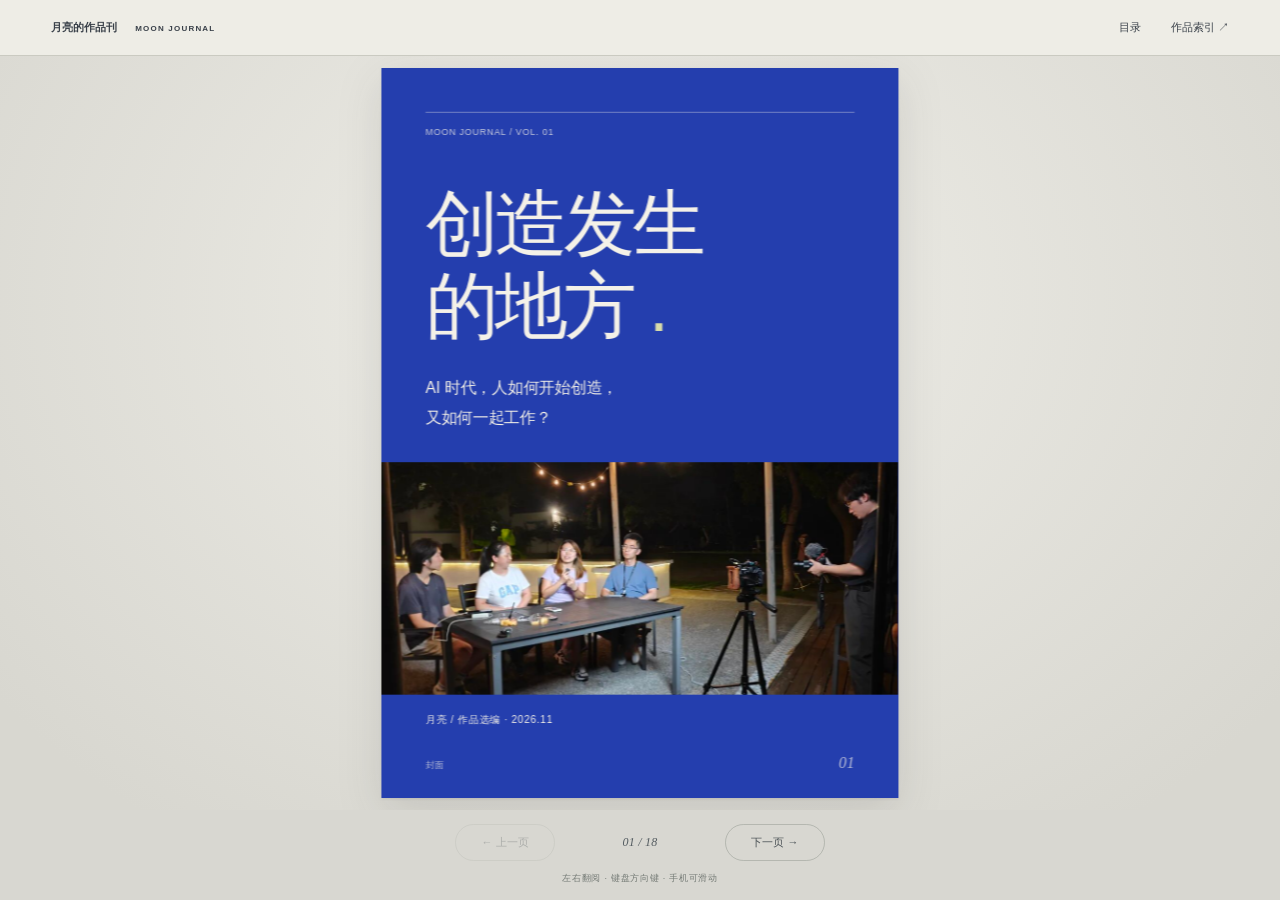
<file: magazine.html>
<!doctype html><html lang="zh-CN"><head><meta charset="utf-8"><meta name="viewport" content="width=device-width, initial-scale=1"><title>创造发生的地方 · 月亮的作品刊</title><meta name="description" content="月亮的作品刊：AI时代的人物、现场、共同工作与进行中的研究。"><link rel="stylesheet" href="assets/css/magazine.css"><link rel="stylesheet" href="assets/css/magazine-reader.css"><link rel="stylesheet" href="assets/css/magazine-editorial.css"><meta name="robots" content="noindex,follow" />
</head><body>
<a class="skip" href="#contents">跳至目录</a><header class="topbar"><a href="#cover">月亮的作品刊 <span>MOON JOURNAL</span></a><nav><a href="#contents">目录</a><a href="index.html">作品索引 ↗</a></nav></header>
<main>
<section class="cover" id="cover"><div class="issue"><span>VOL. 01 · NOVEMBER 2026</span><span>人物 / 现场 / 共同工作</span></div><h1>创造发生<br>的地方<span class="cover-dot">.</span></h1><div class="cover-bottom"><p>AI 时代，<br>人如何开始创造，<br>又如何一起工作？</p><figure><img src="assets/fieldwork/2025-kunshan-night.jpg" alt="田野中围桌对谈与现场录制" fetchpriority="high"><figcaption>从一张桌子、一场对话开始。</figcaption></figure><a class="cover-next" href="#contents" aria-label="开始阅读">↓</a></div><div class="cover-foot"><span>编辑与叙事 / 月亮</span><span>FIELD NOTES ON PEOPLE & POSSIBILITY</span></div></section>
<section class="intro paper" id="contents"><div class="editor-note"><p class="eyebrow">编者的话 / EDITOR’S NOTE</p><h2>先走进现场，<br>再讲述变化。</h2><p>我把田野作为方法，走入 AI 教育、创业与社区现场。通过持续参与、深度访谈与写作，记录技术变化中具体的人：他们如何创造、寻找方向，也如何面对自由的代价。</p><p>这本作品刊把人物、活动与协作放在一起，呈现我如何研究、连接与讲述，以及这些工作如何延伸为可以继续使用的方法。</p><span class="signature">月亮 / Moon</span></div><nav class="contents" aria-label="刊物目录"><p class="eyebrow">本期阅读 / IN THIS ISSUE</p><a href="#people"><span>01</span><div>一个人如何开始<small>Becoming 计划 · 观猹人物</small></div><b>↗</b></a><a href="#rte"><span>02</span><div>让问题走进现场<small>iRTE 2026 · 六场技术论坛</small></div><b>↗</b></a><a href="#builders"><span>03</span><div>一起工作的可能<small>超级交子 · 创作者与技术实践者</small></div><b>↗</b></a><a href="#connections"><span>04</span><div>相遇之后<small>创造者生态 · 社区与连接</small></div><b>↗</b></a><a href="#methods"><span>05</span><div>把经验留下来<small>研究工具 · AI 工作流</small></div><b>↗</b></a><a href="#research"><span>06</span><div>一个尚未结束的问题<small>独特创造者研究计划 · 正在启动</small></div><b>↗</b></a></nav></section>
<section class="people paper" id="people"><div class="section-line"><span>01 / PEOPLE</span><span>人物与非标准路径</span></div><div class="people-head"><h2>一个人，<br>如何开始？</h2><p class="deck">在产品、事业与生活的选择背后，<br>看见具体的人。</p></div><div class="people-grid"><figure class="green-cover"><img src="assets/covers/becoming-visual.webp" alt="Becoming计划系列封面" loading="lazy"></figure><div class="people-copy"><p class="eyebrow">人物深访 / BECOMING</p><h3>不是一个身份，<br>而是一段成为的过程。</h3><p>通过播客对谈与微型生命史，追问一个人如何在成长、试错与选择中，找到愿意长期投入的事业。</p><a class="story-link" href="https://mp.weixin.qq.com/s/RWh69Q8JQmYlL40mfD1rKA" target="_blank" rel="noopener">乐乐 / AI 教育创业者 <span>↗</span><small>从小城生活与成长中的留白，理解她为什么走向 AI、教育与游戏。</small></a><a class="story-link" href="https://mp.weixin.qq.com/s/wgFAtBLtW6yvm9acbR7FzQ" target="_blank" rel="noopener">Tim / Artflow.ai 创始人 <span>↗</span><small>从连续创业谈到生活本身，理解一个创业者如何作出选择。</small></a></div></div><div class="shorts"><div><p class="eyebrow">另一组人物 / 观猹人物</p><h3>在非标准路径上，<br>重新开始行动。</h3><p>记录早期 AI 创造者如何做产品、验证想法，以及重新安排自己的生活。</p></div><a href="https://mp.weixin.qq.com/s/NlHPL9TGlsSac6SzpU6sVg" target="_blank" rel="noopener"><span>01 / 默子</span><h4>从一个开源项目开始</h4><p>Redink 开源创造者的产品实践。</p><b>阅读人物 ↗</b></a><a href="https://mp.weixin.qq.com/s/pudO0eJISbL6BylC1BDC0Q" target="_blank" rel="noopener"><span>02 / 杨晨</span><h4>白天做保安，<br>夜里用 AI 创作</h4><p>从大厂运营，到重新安排生活。</p><b>阅读人物 ↗</b></a></div><div class="folio"><span>月亮的作品刊</span><span>01 — 人物</span></div></section>
<section class="rte" id="rte"><div class="rte-heading"><div class="section-line"><span>02 / CONVERSATIONS</span><span>iRTE 2026</span></div><h2>从技术议题，<br>到现场对话。</h2><p>六场论坛，一次从研究、策划到内容沉淀的协作。</p></div><figure class="wide-image"><img src="assets/rte-2026-hardware-panel.jpg" alt="iRTE 2026智能硬件与具身智能专场圆桌现场" loading="lazy"><figcaption>智能硬件与具身智能专场 /「下一代 AI 新终端」圆桌现场 · 摄影：冠峰摄影</figcaption></figure><div class="rte-body paper"><aside><p class="eyebrow">工作札记</p><h3>让不同领域的进展，<br>变成值得共同<br>讨论的问题。</h3><dl><dt>项目</dt><dd>iRTE 2026</dd><dt>我的工作</dt><dd>议题策划 · 嘉宾协作<br>论坛文案 · 圆桌材料<br>现场支持 · 回顾编辑</dd></dl></aside><div class="body-copy">
          <p class="booming-case__copy">在 iRTE 2026，我参与了六场技术论坛的议题策划与内容协作，涵盖对话式 AI、音视频 AI、实时基础设施，以及智能硬件与具身智能等前沿方向。</p>
          <p class="booming-case__copy">从研究技术趋势、嘉宾背景与实际应用案例出发，我与主办方共同梳理论坛的核心议题和讨论框架，将不同领域的技术进展转化为具体、值得探讨的问题。</p>
          <p class="booming-case__copy">围绕论坛议题，我参与嘉宾沟通与协作，完成论坛介绍、圆桌讨论提纲及主持材料，并配合会前彩排与现场推进，推动策划内容转化为真实发生的行业对话。</p>
          <p class="booming-case__copy">大会结束后，我继续梳理演讲与圆桌讨论中的关键观点、实践案例及不同立场，完成系列技术论坛回顾的策划、撰写与编辑，让现场交流沉淀为可持续传播和引用的内容资产。</p>
        </div></div></section>
<section class="builders paper" id="builders"><div class="section-line"><span>03 / WORKING TOGETHER</span><span>持续合作 · 大学生创业孵化</span></div><header class="builders-heading"><p class="eyebrow">超级交子孵化器 / 品牌内容生态负责人</p><h2>好的故事，<br>可以一起长出来。</h2><p class="deck">AI 时代，创作者如何与技术、产品实践者共同工作？</p></header><div class="builders-grid"><div class="body-copy"><p>在超级交子孵化器，我负责品牌内容生态建设，并参与推进面向年轻创作者的内容协作与人才培养机制。我们正在回应一个问题：当 AI 改变创造的方式，创作者与技术、产品实践者如何共同工作，让值得被看见的人、项目与探索被理解？</p>
          <p>从品牌叙事、AI Builder School 招募，到现场手记与「AI Builder 来信」，我参与内容策划、写作与编辑，让创作者走近真实项目，在观察、研究与对话中理解实践，也让实践者的经验、判断与探索成为可以共同讨论的故事。</p>
          <p>围绕 Creator Studio，我们正把共创者招募、真实项目协作、内容编辑与方法交接连接起来。受到 a16z New Media Fellowship 等实践的启发，我们正探索让创作者与技术、产品实践者共同成长的协作机制，为科技行业培养下一代创意内容叙事者。</p><p class="project-note">品牌内容与系列栏目样本；各篇具体创作与协作署名见原文。</p></div><div class="builder-images"><a href="https://mp.weixin.qq.com/s/eOSrJZ5R0hVPKdIdVAo5YQ" target="_blank" rel="noopener"><img src="assets/superj/builder-letter.jpg" alt="AI Builder来信封面" loading="lazy"><span>AI Builder 来信 ↗</span></a><div class="poster-pair"><a href="https://mp.weixin.qq.com/s/oLOvB4kTMRYE2rSq36S3WA" target="_blank" rel="noopener"><img src="assets/superj/builder-week-one.jpg" alt="现场手记第一期封面" loading="lazy"><span>现场手记 01 ↗</span></a><a href="https://mp.weixin.qq.com/s/r1cZ66K68mLYX-wQKSzW4A" target="_blank" rel="noopener"><img src="assets/superj/builder-week-two.jpg" alt="现场手记第二期封面" loading="lazy"><span>现场手记 02 ↗</span></a></div></div></div><div class="statement"><span>正在推进 / CREATOR STUDIO</span><p>为科技行业培养<br>下一代创意内容叙事者。</p></div></section>
<section class="connections" id="connections"><div class="section-line"><span>04 / CONNECTIONS</span><span>创造者生态</span></div><h2>相遇之后，<br>还会发生什么？</h2><figure><img src="assets/vitality/researcher-party-group.jpg" alt="超级个体实验室与研究者、开发者社区伙伴的活动合影" loading="lazy"><figcaption>超级个体实验室 / 与 Research AI+、Datawhale、AI Nexus 的共同现场</figcaption></figure><div class="connection-copy"><div><p class="eyebrow">超级个体实验室</p><h3>从一个判断，<br>到一群人的共同实践。</h3><p>100+ 天，把“超级个体正在出现”的判断，变成 400+ 人的 AI 创造者社群。</p><a class="text-link" href="index.html#ecosystem">查看社区搭建与项目成果 ↗</a></div><div><p class="eyebrow">蓝驰 BOOMING HUB / 深圳</p><h3>围绕一张桌子，<br>找到可以继续的问题。</h3><p>作为深圳站活动 Owner，我协调跨团队与在地创业者网络，统筹筹备、现场执行与会后内容沉淀。</p><a class="text-link" href="https://mp.weixin.qq.com/s/BP98YG4RA9Z5et3M-R_OAg" target="_blank" rel="noopener">阅读 AI × 硬件闭门交流回顾 ↗</a></div></div></section>
<section class="methods paper" id="methods"><div class="section-line"><span>05 / PRACTICE</span><span>让工作可以被继续</span></div><h2>把经验，<br>留在下一次工作里。</h2><div class="method-grid"><a href="https://voyayueliang.github.io/voice-ai-industry-map/network/" target="_blank" rel="noopener"><figure><img src="assets/feishu/voice-ai-map-highres.png" alt="Voice AI行业与人物关系图谱" loading="lazy"></figure><p class="eyebrow">01 / 研究</p><h3>项目与人物发现 ↗</h3><p>从公开信息、人物候选到访谈假设，持续追踪谁在解决什么问题，以及他们与谁发生连接。</p></a><a href="https://voyayueliang.github.io/Content-Creators/share.html" target="_blank" rel="noopener"><figure><img src="assets/feishu/ai-content-workflow-pipeline.png" alt="AI内容生产工作流" loading="lazy"></figure><p class="eyebrow">02 / 编辑</p><h3>内容创作工作流 ↗</h3><p>把录音、策划案、截图与旧稿依次完成任务分诊、结构重组、起草、事实核对与发布复盘。</p></a></div><a class="museum-link" href="https://vitality-museum.wexiyi.com/" target="_blank" rel="noopener"><span>继续阅读 / 生命力博物馆</span><strong>让展览之后，<br>人的故事仍能被访问。</strong><span>进入线上展馆 ↗</span></a></section>
<section class="research" id="research"><div class="section-line"><span>06 / AN OPEN QUESTION</span><span>正在启动 · 独特创造者研究计划</span></div><div class="research-grid"><div><h2>不走寻常路<br>的人，<br>怎么活？</h2><p>我把这个问题留在这里，作为下一段研究的起点。走入 AI 教育、创业与社区现场，继续观察具体的人如何创造、寻找方向。</p><a class="text-link" href="https://xhslink.cn/o/48nFjOSPnVX" target="_blank" rel="noopener">在小红书打开这条视频 ↗</a></div><figure><div class="video-frame"><button class="video-play" aria-label="播放研究计划介绍">▶ <span>播放计划介绍</span></button><video controls playsinline preload="none" poster="assets/fieldwork/unique-creators-cover.jpg" aria-label="独特创造者研究计划介绍"><source src="assets/video/unique-creators-intro.mp4" type="video/mp4"></video></div><figcaption>研究计划介绍 / 点击播放</figcaption></figure></div><div class="reading-list"><p class="eyebrow">沿着这些问题继续读</p><a href="https://mp.weixin.qq.com/s/rtvXRlS_lKHpkE3LacCnYQ" target="_blank" rel="noopener">走入 AI 时代教育实验的第二年 <span>↗</span></a><a href="https://mp.weixin.qq.com/s/tKRh8cjxxBEVIMR3vrp7BA" target="_blank" rel="noopener">看见 AI 浪潮下的青少年 <span>↗</span></a></div></section>
<footer class="colophon paper"><p class="eyebrow">本期暂告一段落 / TO BE CONTINUED</p><h2>继续相遇。</h2><div class="footer-grid"><p>月亮 / Moon<br>田野研究 · 人物叙事 · 创造者生态<br>作品选编 / 2026 年 11 月 12 日</p><nav><a href="index.html">完整作品索引 ↗</a><a href="https://github.com/voyayueliang" target="_blank" rel="noopener">GitHub ↗</a><button id="contact-copy">复制微信号</button><span id="contact-status" role="status">zcy-0312</span></nav></div><div class="folio"><span>MOON JOURNAL / VOL. 01</span><a href="#cover">回到封面 ↑</a></div></footer></main><script>const video=document.querySelector('video'),play=document.querySelector('.video-play');play.addEventListener('click',async()=>{play.textContent='加载中…';try{await video.play();play.hidden=true}catch{play.textContent='点击重试播放'}});video.addEventListener('play',()=>play.hidden=true);document.getElementById('contact-copy').addEventListener('click',async()=>{try{await navigator.clipboard.writeText('zcy-0312');document.getElementById('contact-status').textContent='已复制：zcy-0312'}catch{document.getElementById('contact-status').textContent='微信号：zcy-0312，请长按或选中复制'}});</script><script src="assets/js/magazine-reader.js"></script></body></html>
</file>
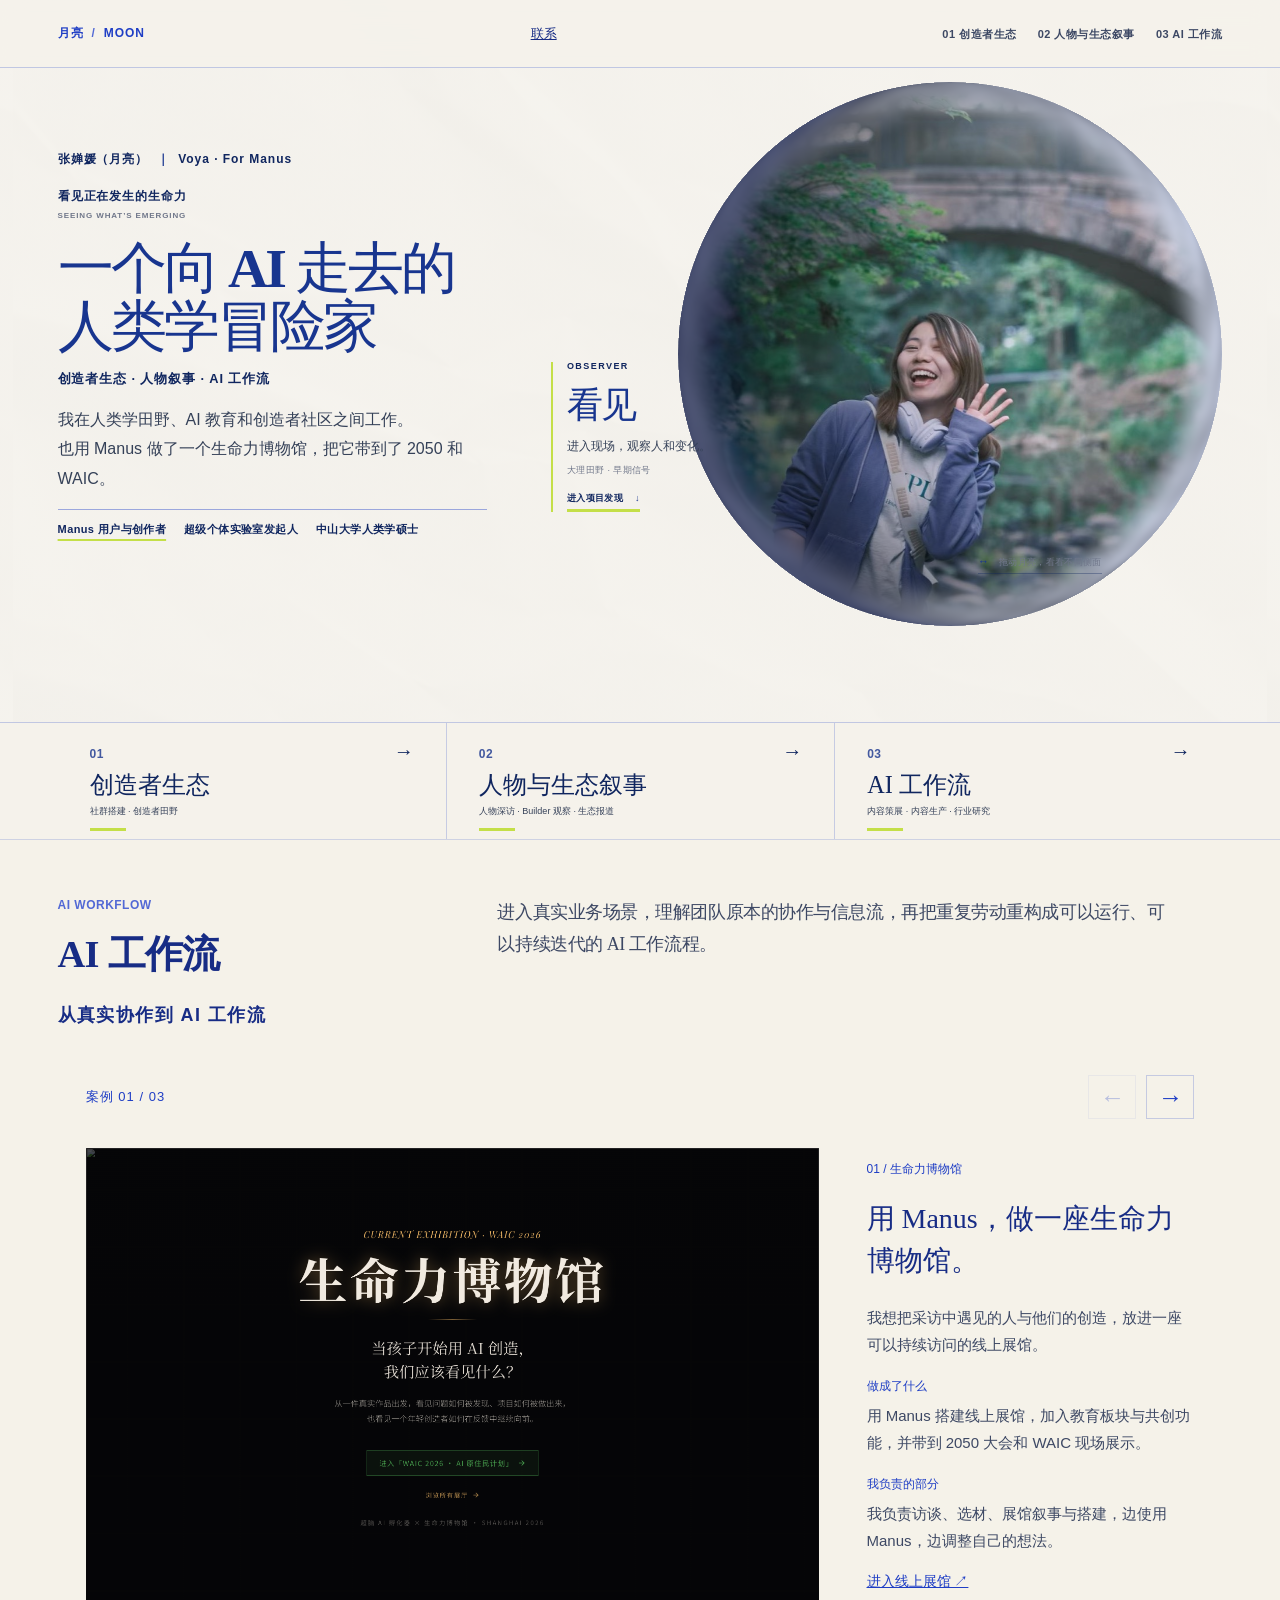
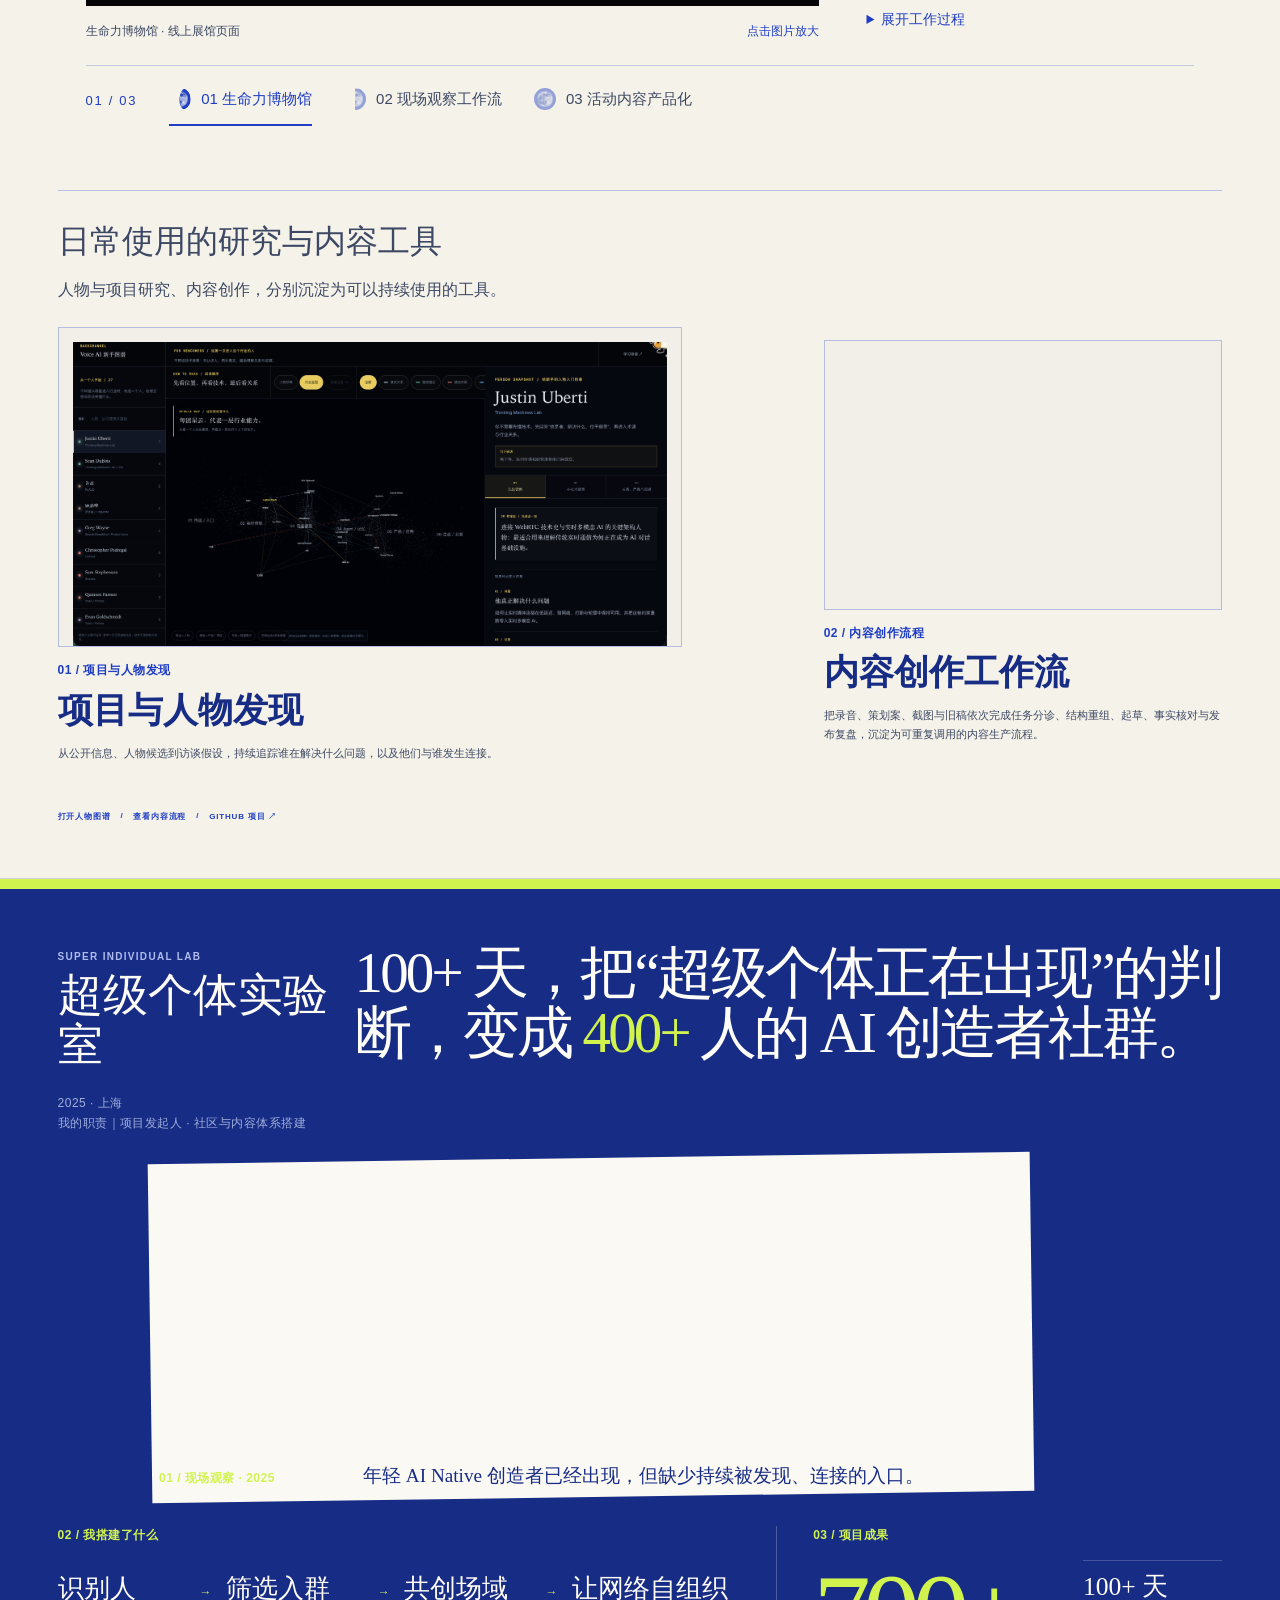
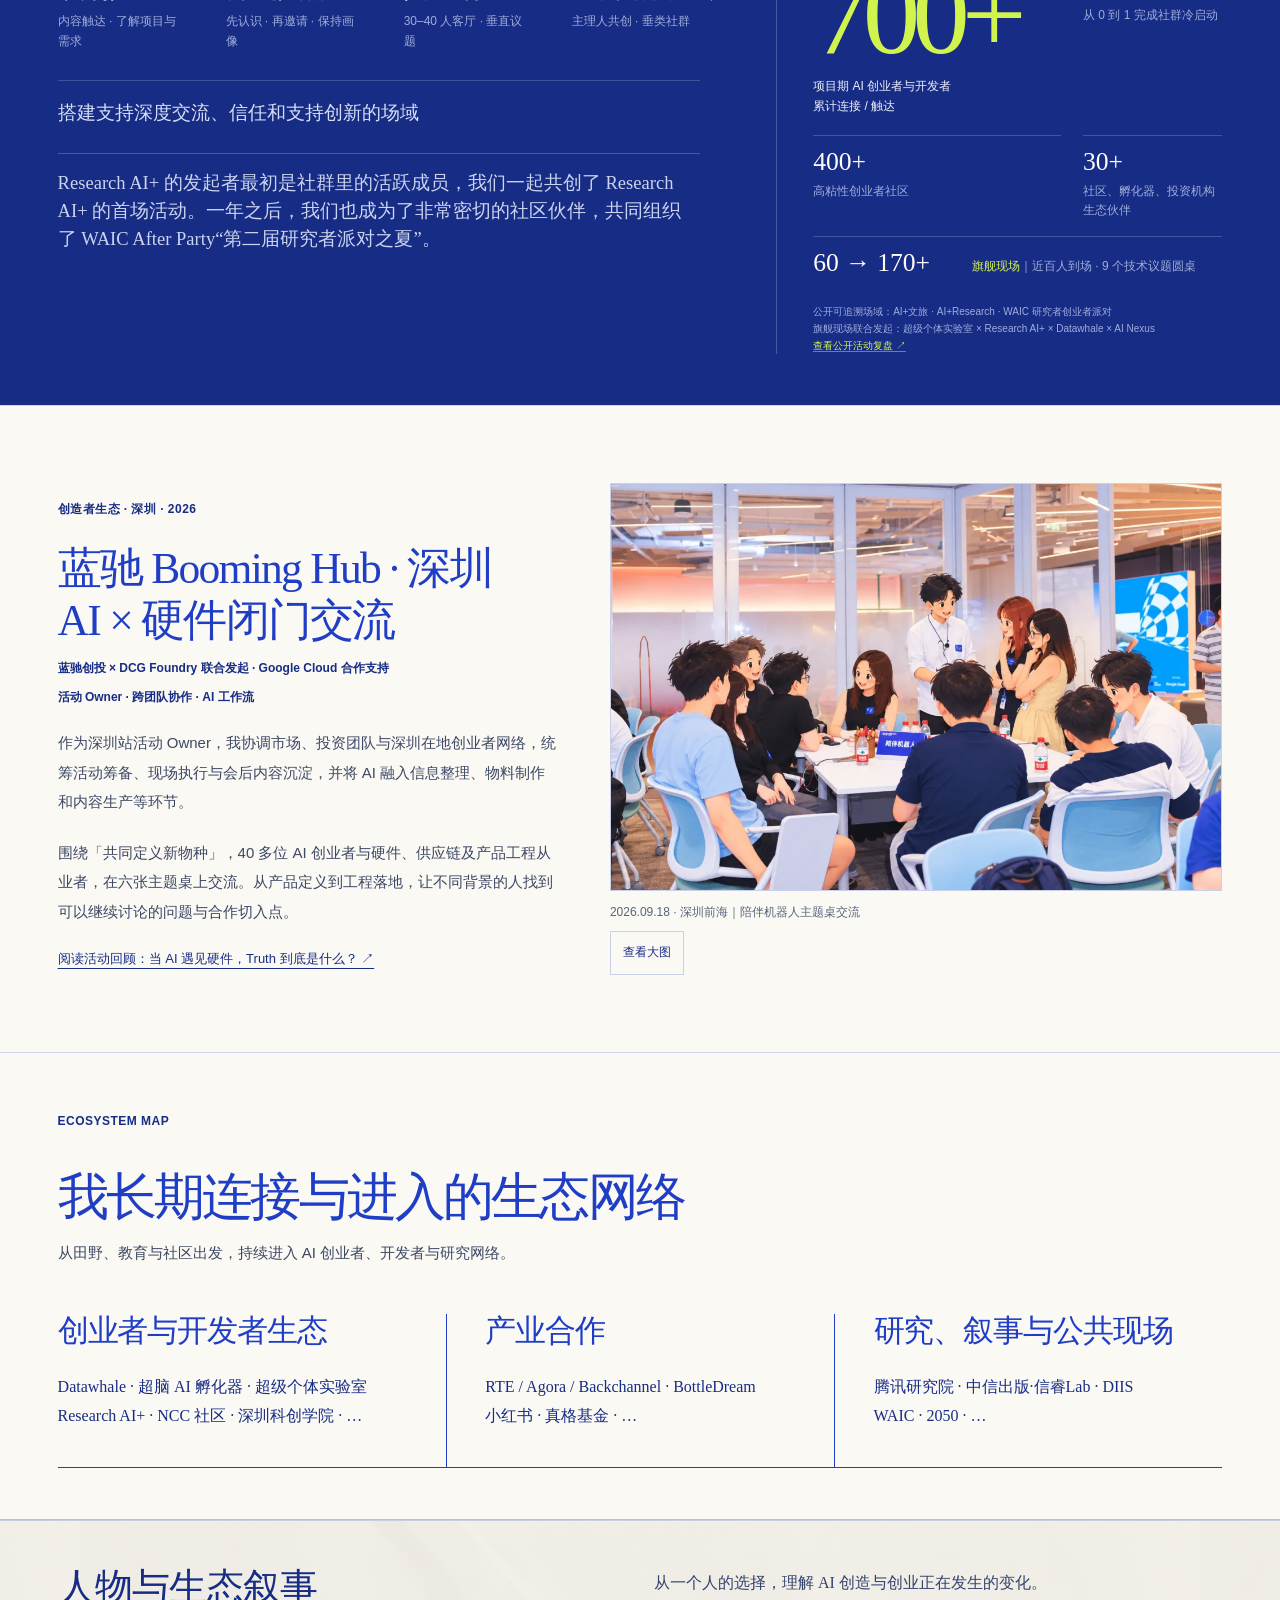
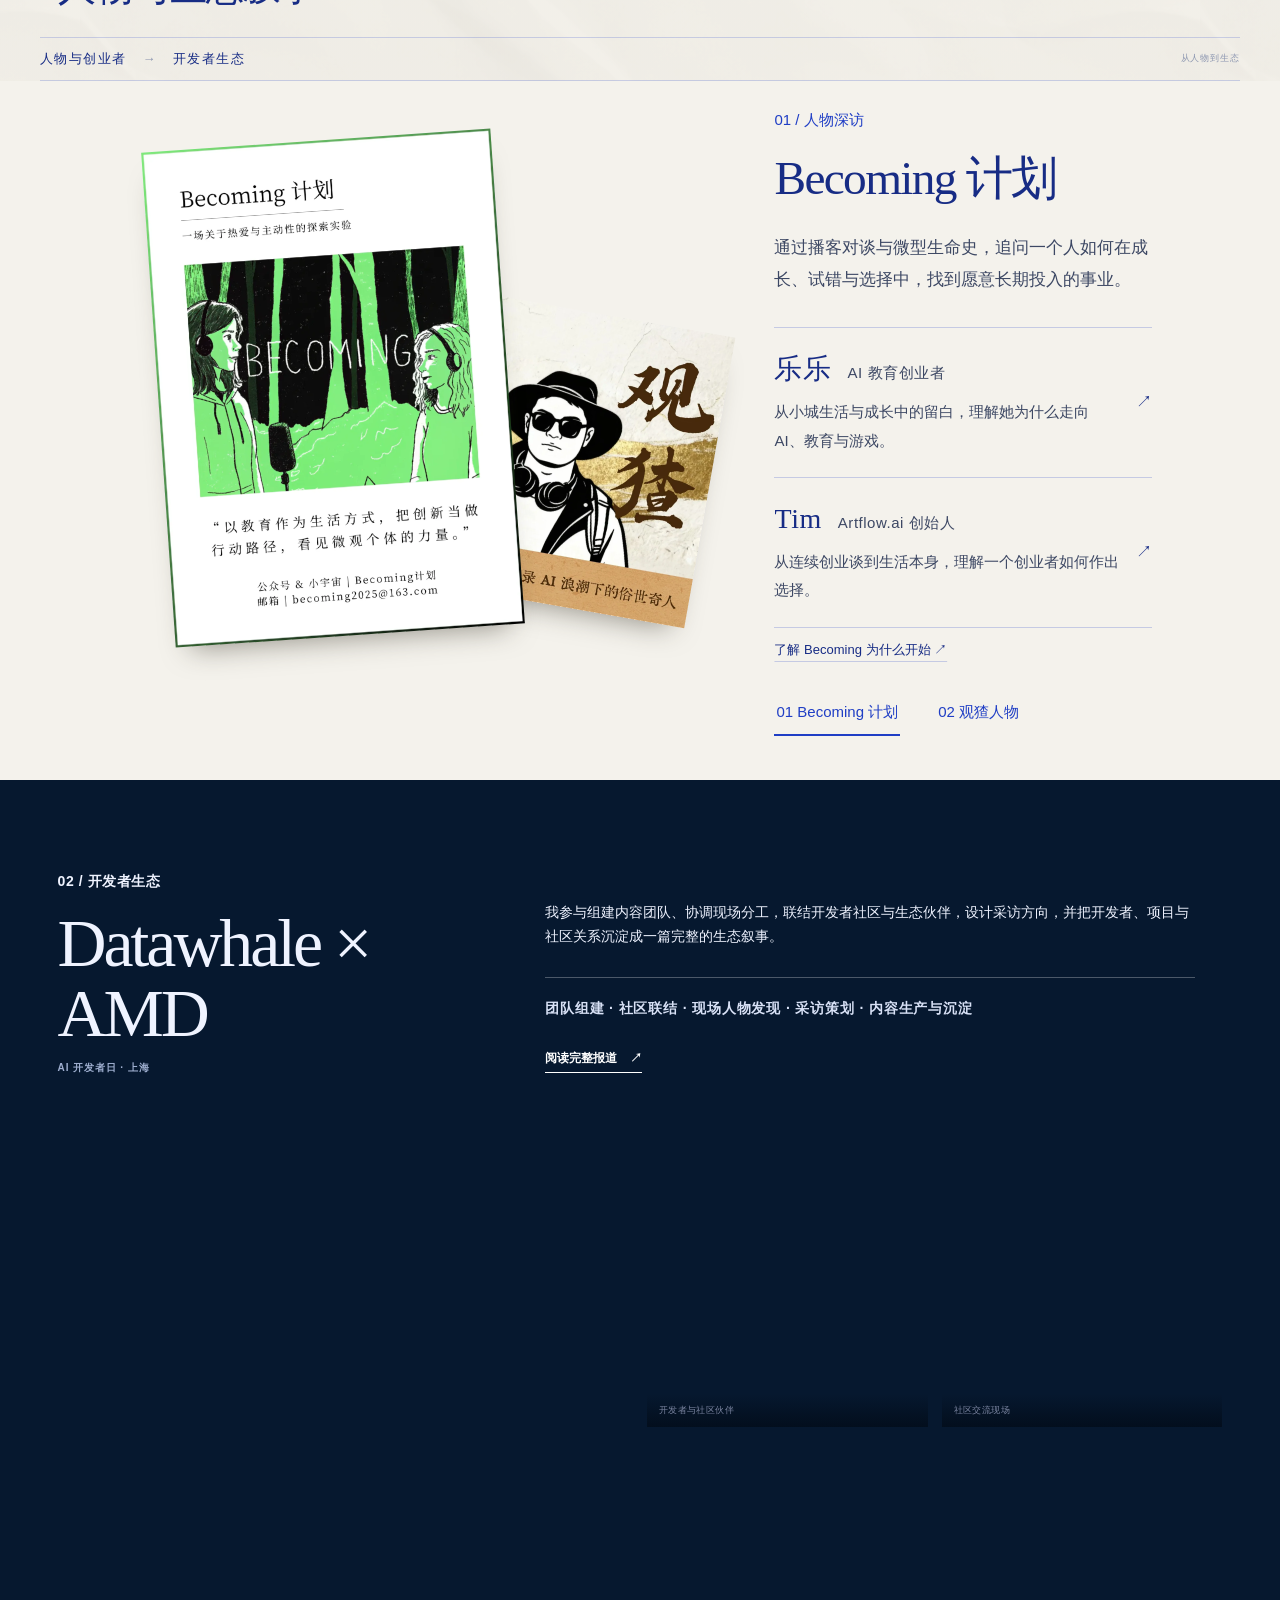
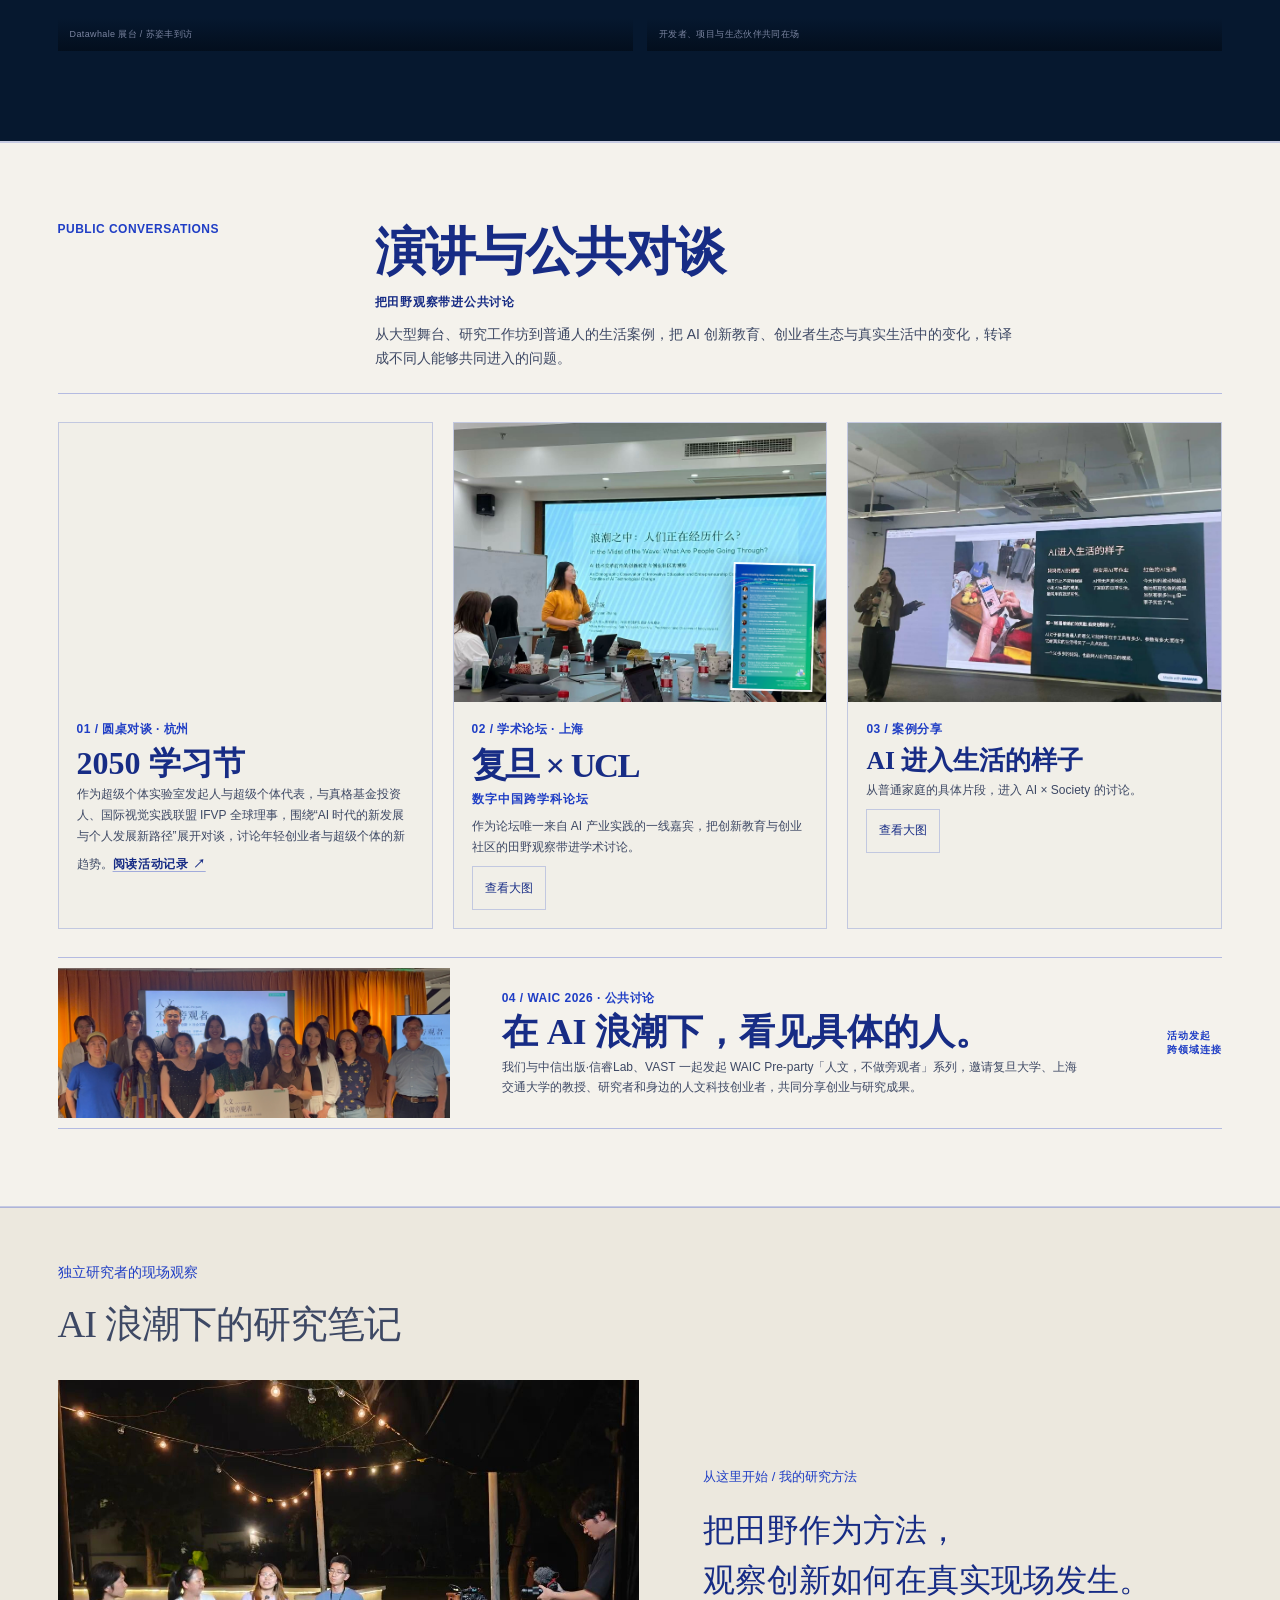
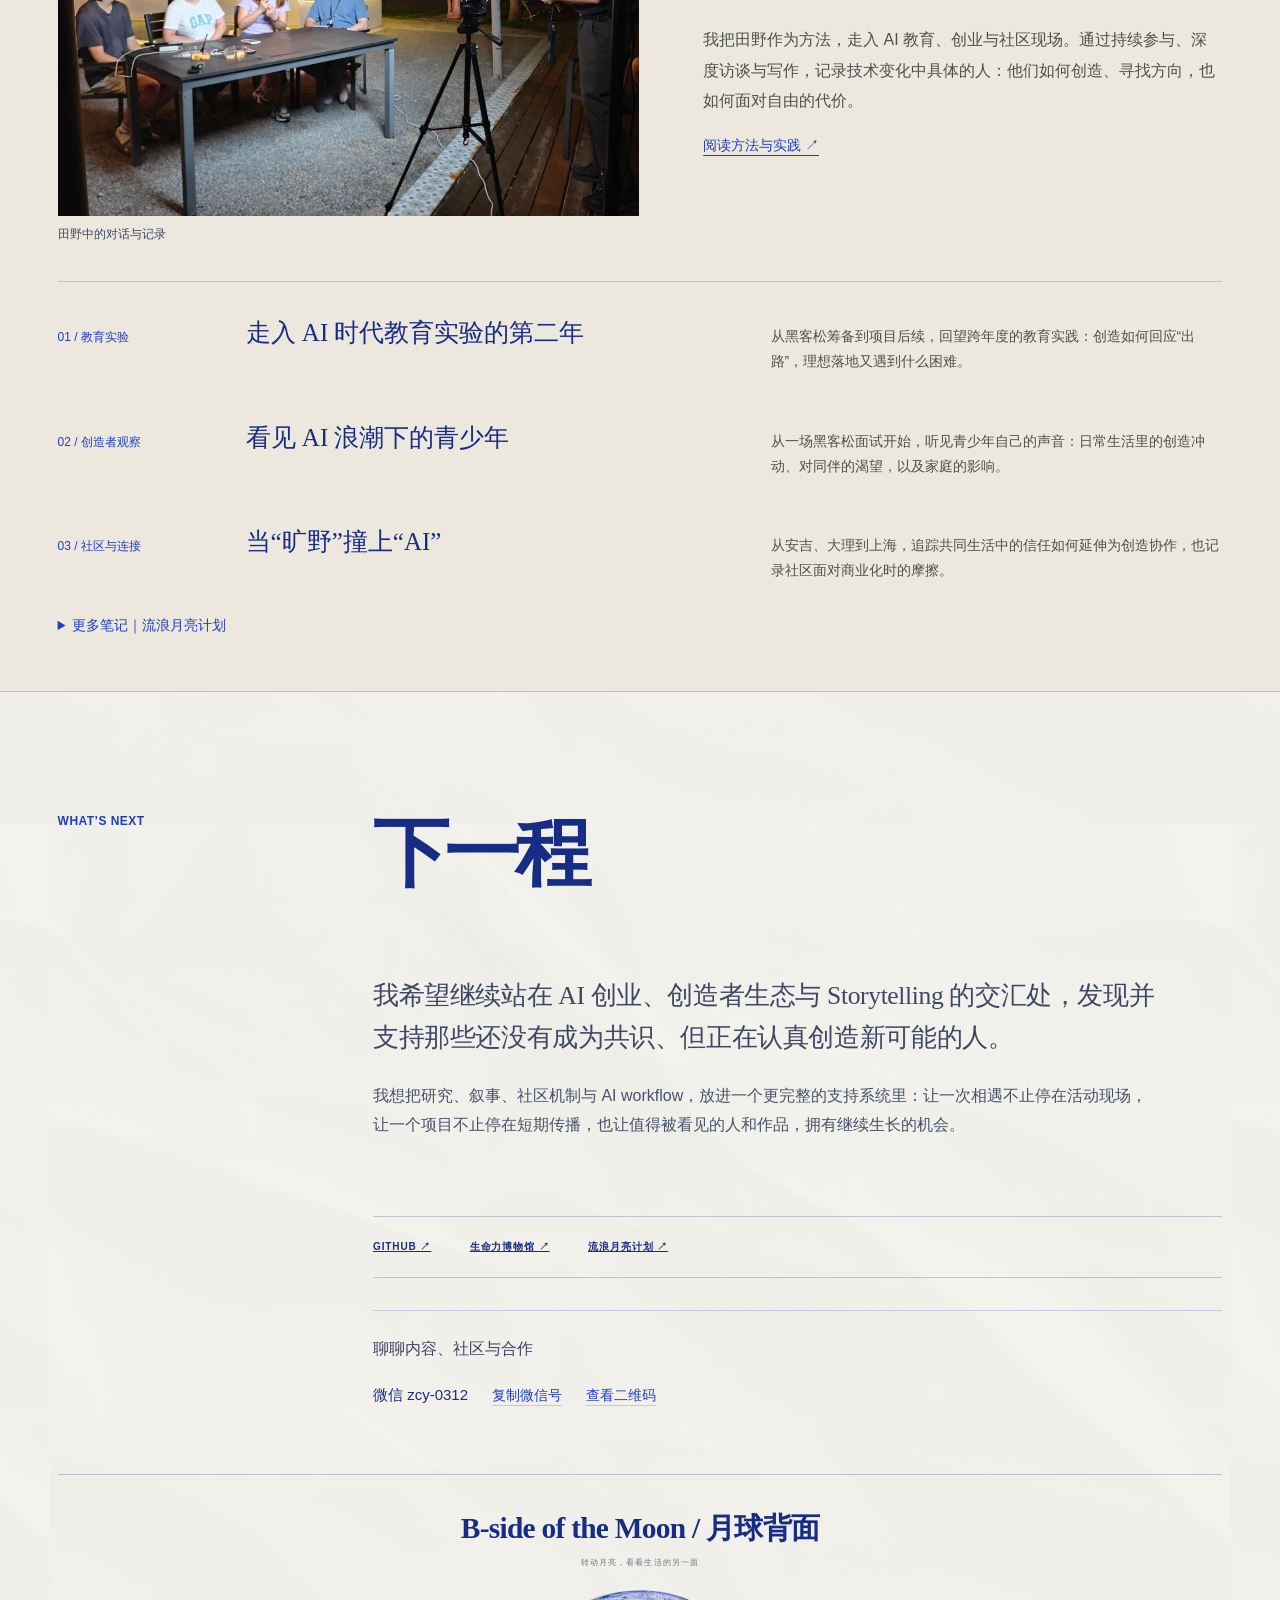
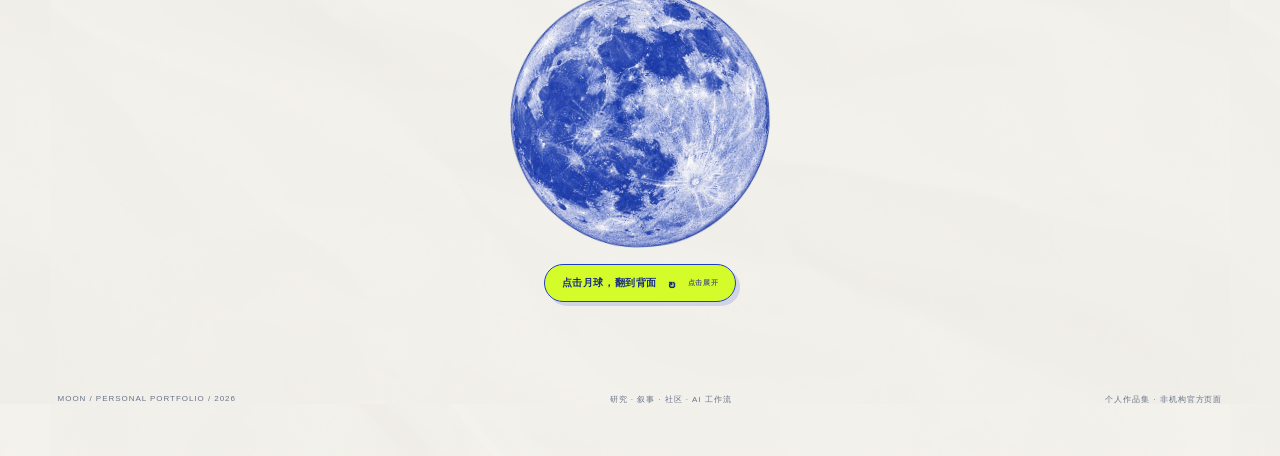
<file: manus-preview.html>
<!doctype html>
<html lang="zh-CN">
<head>
  <meta charset="utf-8" />
  <meta name="viewport" content="width=device-width, initial-scale=1, viewport-fit=cover" />
  <meta name="description" content="张婵媛（月亮）的个人作品集：从人类学田野走进 AI 创造者生态、人物叙事与 AI 工作流。" />
  <meta name="robots" content="noindex,nofollow,noarchive" />
  <meta name="theme-color" content="#f5f2eb" />
  <link rel="canonical" href="https://voyayueliang.github.io/moon-portfolio/" />
  <meta property="og:type" content="website" />
  <meta property="og:title" content="月亮 Moon｜一个向 AI 走去的人类学冒险家" />
  <meta property="og:description" content="从人类学田野走进 AI 创造者生态、人物叙事与 AI 工作流。" />
  <meta property="og:url" content="https://voyayueliang.github.io/moon-portfolio/" />
  <meta property="og:image" content="https://voyayueliang.github.io/moon-portfolio/assets/vitality/moon-field-portrait.jpg" />
  <meta name="twitter:card" content="summary_large_image" />
  <link rel="icon" href="assets/feishu/doc-profile-image.jpg" />
  <link rel="preload" as="image" href="assets/vitality/moon-field-portrait.jpg" />
  <title>Voya 月亮｜给 Manus 的作品集</title>
  <style>
    :root {
      --bg: #061827;
      --bg-deep: #03101b;
      --midnight-blue: #072c4c;
      --field-blue: #0b3550;
      --ink: #f1f2ef;
      --paper: #e8edf0;
      --paper-ink: #13202a;
      --muted: #a8b6c1;
      --faint: #748897;
      --rule: rgba(181, 205, 221, .20);
      --moon: #edf0e6;
      --moon-dim: #bdcbd6;
      --focus: #d8e4ea;
      --moon-progress: .06;
      --phase-bg: var(--bg);
      --pad: clamp(20px, 4.5vw, 72px);
      --space: clamp(92px, 11vw, 170px);
      --sans: "Helvetica Neue", Arial, "PingFang SC", "Microsoft YaHei", sans-serif;
      --serif: "Songti SC", STSong, "Noto Serif CJK SC", Georgia, serif;
    }

    * { box-sizing: border-box; }
    html { scroll-behavior: smooth; color-scheme: dark; -webkit-text-size-adjust: 100%; text-size-adjust: 100%; }
    body { margin: 0; background: var(--bg); color: var(--ink); font-family: var(--sans); overflow-x: hidden; }
    img { display: block; max-width: 100%; width: 100%; height: auto; }
    a { color: inherit; }
    button, a { -webkit-tap-highlight-color: transparent; }
    ::selection { background: var(--moon); color: var(--paper-ink); }

    .skip-link { position: fixed; z-index: 100; left: 16px; top: -60px; padding: 12px 16px; background: var(--paper); color: var(--paper-ink); text-decoration: none; transition: top .2s; }
    .skip-link:focus { top: 16px; }
    .wrap { width: min(1480px, 100%); margin-inline: auto; padding-inline: var(--pad); }
    .section-label { margin: 0 0 18px; color: var(--faint); font-size: 11px; letter-spacing: .13em; text-transform: uppercase; }
    .section-title { margin: 0; max-width: 920px; font-family: var(--serif); font-size: clamp(44px, 6vw, 84px); font-weight: 400; line-height: 1.04; letter-spacing: -.045em; }
    .section-lede { max-width: 720px; margin: 28px 0 0 auto; color: var(--muted); font-size: clamp(15px, 1.35vw, 18px); line-height: 1.85; }
    .text-link { display: inline-flex; align-items: center; gap: 12px; min-height: 44px; border-bottom: 1px solid currentColor; text-decoration: none; font-size: 14px; }
    .text-link .arrow { transition: transform .25s ease; }
    .text-link:hover .arrow, .text-link:focus-visible .arrow { transform: translateX(5px); }
    :focus-visible { outline: 2px solid var(--focus); outline-offset: 5px; }

    .site-header { position: fixed; z-index: 50; inset: 0 0 auto; height: 64px; background: rgba(3,16,27,.88); border-bottom: 1px solid rgba(181,205,221,.14); backdrop-filter: blur(6px); }
    .reading-progress { position: fixed; z-index: 55; top: 63px; left: 0; right: 0; height: 1px; background: rgba(232,241,251,.07); }
    .reading-progress::after { content: ""; display: block; width: 100%; height: 100%; background: var(--moon-dim); transform: scaleX(var(--reading-progress, 0)); transform-origin: left; }
    .site-header .inner { height: 100%; display: flex; align-items: center; justify-content: space-between; gap: 24px; }
    .brand { font-size: 12px; letter-spacing: .08em; text-decoration: none; }
    .header-right { display: flex; align-items: center; gap: clamp(20px, 3vw, 44px); }
    .site-nav { display: flex; align-items: center; gap: clamp(18px, 2.4vw, 38px); }
    .site-nav a { color: var(--muted); font-size: 12px; text-decoration: none; }
    .site-nav a:hover, .site-nav a:focus-visible { color: var(--ink); }

    .moon-progress { display: inline-flex; align-items: center; gap: 10px; min-height: 44px; padding: 0; color: var(--moon-dim); background: none; border: 0; cursor: pointer; font: inherit; }
    .moon-disc { position: relative; width: 24px; aspect-ratio: 1; flex: 0 0 auto; overflow: hidden; border: 1px solid rgba(237,240,230,.72); border-radius: 50%; background: var(--moon); box-shadow: 0 0 22px rgba(215,200,146,.14); }
    .moon-disc::after { content: ""; position: absolute; inset: -1px; border-radius: 50%; background: var(--bg-deep); transform: translateX(calc(var(--moon-progress) * 118%)); transition: transform .45s ease; }
    .moon-progress-label { width: 54px; color: var(--faint); font-size: 10px; letter-spacing: .08em; text-align: left; }
    .moon-progress:hover .moon-progress-label, .moon-progress:focus-visible .moon-progress-label { color: var(--ink); }

    .phase-label { display: flex; align-items: center; gap: 10px; }
    .phase-mark { --phase-shift: 0%; position: relative; display: inline-block; width: 15px; aspect-ratio: 1; overflow: hidden; flex: 0 0 auto; border: 1px solid currentColor; border-radius: 50%; background: currentColor; }
    .phase-mark::after { content: ""; position: absolute; inset: -1px; border-radius: 50%; background: var(--phase-bg); transform: translateX(var(--phase-shift)); }
    .phase-1 { --phase-shift: 4%; }
    .phase-2 { --phase-shift: 42%; }
    .phase-3 { --phase-shift: 76%; }
    .phase-4 { --phase-shift: 116%; }

    .hero { min-height: 100svh; padding: 64px var(--pad) 0; display: grid; grid-template-columns: minmax(0, 1.05fr) minmax(420px, .95fr); gap: clamp(38px, 6vw, 100px); align-items: center; border-bottom: 1px solid var(--rule); background: linear-gradient(135deg, var(--bg-deep) 0%, var(--bg) 58%, var(--midnight-blue) 100%); }
    .hero-copy { align-self: end; max-width: 650px; padding: clamp(50px, 7vh, 80px) 0 clamp(38px, 5vh, 58px); }
    .hero-name { margin: 0 0 26px; color: var(--moon-dim); font-size: 12px; letter-spacing: .08em; }
    .hero h1 { margin: 0; max-width: 780px; font-family: var(--serif); font-size: clamp(46px, 5vw, 72px); font-weight: 400; line-height: 1.08; letter-spacing: -.055em; }
    .hero-intro { max-width: 590px; margin: 26px 0 0; color: #cbd8df; font-size: clamp(16px, 1.45vw, 20px); line-height: 1.8; }
    .hero-cases { margin: 32px 0 0; padding: 0; list-style: none; border-top: 1px solid var(--rule); }
    .hero-cases li { border-bottom: 1px solid var(--rule); }
    .hero-cases a { min-height: 52px; display: grid; grid-template-columns: 18px 104px 1fr auto; gap: 12px; align-items: center; color: #d7e0e6; text-decoration: none; font-size: 13px; }
    .hero-cases small { color: var(--faint); font-size: 10px; letter-spacing: .06em; }
    .hero-cases em { color: var(--muted); font-style: normal; transition: transform .25s; }
    .hero-cases a:hover em, .hero-cases a:focus-visible em { transform: translateX(5px); }
    .hero-cases a[aria-current="step"] { color: var(--moon); }
    .hero-photo { position: relative; width: min(42vw, 660px); aspect-ratio: 1; margin: 0 auto; align-self: center; overflow: visible; border-radius: 50%; }
    .hero-photo::before { content: ""; position: absolute; inset: -1px; z-index: 2; border: 1px solid rgba(237,240,230,.38); border-radius: 50%; box-shadow: inset 24px 0 70px rgba(3,16,27,.18), 0 0 80px rgba(215,200,146,.10); pointer-events: none; }
    .hero-photo img { width: 100%; height: 100%; object-fit: cover; object-position: 50% 59%; border-radius: 50%; filter: saturate(.82) contrast(1.02) brightness(.88); }
    .hero-photo figcaption { position: absolute; z-index: 3; right: 2%; bottom: 2%; width: min(300px, 68%); padding: 12px 0 0 18px; color: #aab9c3; border-top: 1px solid rgba(237,240,230,.34); font-size: 11px; line-height: 1.65; }

    .works-intro { padding-block: var(--space) clamp(70px, 8vw, 120px); }
    .case { scroll-margin-top: 80px; }
    .case-heading { margin-bottom: clamp(38px, 5vw, 72px); }
    .case-heading h3 { margin: 0; font-family: var(--serif); font-size: clamp(44px, 6vw, 82px); font-weight: 400; line-height: 1; letter-spacing: -.045em; }
    .case-heading .case-line { max-width: 760px; margin: 22px 0 0; color: var(--muted); font-family: var(--serif); font-size: clamp(22px, 2.6vw, 36px); line-height: 1.35; }
    .case-copy p { margin: 0 0 1.2em; font-size: 16px; line-height: 1.88; }
    .caption { margin: 12px 0 0; color: var(--faint); font-size: 11px; line-height: 1.6; }

    .ecosystem { padding-bottom: var(--space); }
    .ecosystem-layout { display: grid; grid-template-columns: minmax(0, 1.32fr) minmax(330px, .68fr); gap: clamp(40px, 6vw, 96px); align-items: start; }
    .ecosystem-photo img { aspect-ratio: 16 / 9; object-fit: cover; object-position: center; }
    .ecosystem .case-copy { padding-top: 2px; color: #ced2cf; }
    .facts { display: grid; grid-template-columns: repeat(3, 1fr); gap: 28px; margin: 62px 0 0; padding: 28px 0 0; border-top: 1px solid var(--rule); }
    .fact b { display: block; font-family: var(--serif); font-size: clamp(28px, 3.2vw, 48px); font-weight: 400; }
    .fact span { display: block; margin-top: 8px; color: var(--faint); font-size: 11px; line-height: 1.55; }
    .field-list { margin-top: 58px; border-top: 1px solid var(--rule); }
    .field-row { display: grid; grid-template-columns: 130px 1fr; gap: 32px; padding: 25px 0; border-bottom: 1px solid var(--rule); }
    .field-row dt { color: var(--faint); font-size: 12px; }
    .field-row dd { margin: 0; max-width: 830px; color: #d5d8d5; font-size: 15px; line-height: 1.75; }
    .honest-note { max-width: 870px; margin: 56px 0 0 auto; padding-left: 26px; border-left: 1px solid var(--moon-dim); color: #c7d2d9; font-family: var(--serif); font-size: clamp(20px, 2vw, 28px); line-height: 1.55; }

    .story { --phase-bg: var(--paper); padding-block: var(--space); background: var(--paper); color: var(--paper-ink); }
    .story-layout { display: grid; grid-template-columns: minmax(300px, .72fr) minmax(0, 1.28fr); gap: clamp(46px, 7vw, 110px); align-items: start; }
    .story .section-label { color: #666b65; }
    .story .case-heading { margin: 0; }
    .story .case-heading .case-line { color: #494e49; }
    .story-cover { position: sticky; top: 96px; padding: clamp(28px, 4vw, 52px); border: 1px solid rgba(0,0,0,.24); }
    .story-cover small { color: #686d67; font-size: 11px; letter-spacing: .08em; }
    .story-cover h4 { margin: clamp(64px, 10vw, 140px) 0 28px; font-family: var(--serif); font-size: clamp(34px, 4vw, 58px); font-weight: 400; line-height: 1.14; letter-spacing: -.04em; }
    .story-cover p { margin: 0; color: #4c514b; font-size: 13px; line-height: 1.7; }
    .story-quote { margin: 48px 0 34px; font-family: var(--serif); font-size: clamp(27px, 3.3vw, 48px); line-height: 1.35; letter-spacing: -.025em; }
    .story .case-copy { color: #30332f; }
    .story .facts { border-color: rgba(0,0,0,.18); }
    .story .fact span { color: #666b65; }
    .story .text-link { margin-top: 20px; }

    .workflow { --phase-bg: var(--field-blue); padding-block: var(--space); background: var(--field-blue); color: #e0e8ec; }
    .workflow-layout { display: grid; grid-template-columns: minmax(0, .8fr) minmax(460px, 1.2fr); gap: clamp(50px, 8vw, 130px); align-items: start; }
    .workflow .case-heading .case-line { color: #bdccd5; }
    .workflow .case-copy { color: #d7e1e6; }
    .workflow-scene { margin: 10px 0 0; padding: clamp(28px, 4vw, 54px); background: #061e30; border-top: 1px solid #5f7f94; border-bottom: 1px solid #5f7f94; }
    .day-night { display: grid; grid-template-columns: 1fr 1fr; gap: 1px; background: #55788e; }
    .day-night div { min-height: 190px; padding: 24px; background: #061e30; }
    .day-night b { display: block; color: #98b1c0; font-size: 11px; letter-spacing: .1em; }
    .day-night p { margin: 52px 0 0; font-family: var(--serif); font-size: clamp(22px, 2.5vw, 34px); line-height: 1.4; }
    .process { margin: 46px 0 0; padding: 0; list-style: none; counter-reset: flow; }
    .process li { counter-increment: flow; display: grid; grid-template-columns: 42px 1fr; gap: 18px; align-items: baseline; padding: 16px 0; border-top: 1px solid #46677c; font-size: 16px; }
    .process li::before { content: "0" counter(flow); color: #91abba; font-size: 11px; }
    .process li:last-child { border-bottom: 1px solid #46677c; }
    .workflow-boundary { margin: 36px 0 0; color: #b9cbd5; font-size: 13px; line-height: 1.75; }

    .delivery { padding-block: var(--space); }
    .delivery-photo { width: min(1200px, 100%); margin-left: auto; }
    .delivery-photo img { aspect-ratio: 3 / 2; object-fit: cover; object-position: center; }
    .delivery-layout { display: grid; grid-template-columns: minmax(0, .78fr) minmax(420px, 1.22fr); gap: clamp(48px, 8vw, 130px); margin-top: 58px; align-items: start; }
    .delivery .case-heading { margin: 0; }
    .delivery .case-copy { color: #cbd0cc; }
    .assignment { margin: 34px 0 0; padding: 24px 0; border-block: 1px solid var(--rule); }
    .assignment b { display: block; margin-bottom: 12px; color: var(--faint); font-size: 11px; font-weight: 400; letter-spacing: .08em; }
    .assignment p { margin: 0; color: #d5d8d5; font-size: 14px; line-height: 1.75; }
    .delivery .text-link { margin-top: 26px; }

    .route { padding-block: var(--space); background: var(--bg-deep); border-block: 1px solid var(--rule); }
    .route-layout { display: grid; grid-template-columns: minmax(300px, .75fr) minmax(0, 1.25fr); gap: clamp(50px, 8vw, 130px); margin-top: 70px; align-items: start; }
    .route-photo { position: sticky; top: 92px; }
    .route-photo img { aspect-ratio: 4 / 3; object-fit: contain; object-position: center; background: #020b12; }
    .route-list { margin: 0; }
    .route-stop { display: grid; grid-template-columns: 100px 1fr; gap: 26px; padding: 30px 0 42px; border-top: 1px solid var(--rule); }
    .route-stop:last-child { border-bottom: 1px solid var(--rule); }
    .route-stop dt { color: var(--faint); font-size: 11px; line-height: 1.6; }
    .route-stop dd { margin: 0; }
    .route-stop h3 { margin: 0 0 16px; font-family: var(--serif); font-size: clamp(26px, 2.8vw, 42px); font-weight: 400; line-height: 1.2; }
    .route-stop p { margin: 0; max-width: 690px; color: var(--muted); font-size: 15px; line-height: 1.82; }

    .now { padding-block: var(--space); background: var(--paper); color: var(--paper-ink); }
    .now .section-label { color: #6c716b; }
    .now-list { margin-top: 70px; border-top: 1px solid rgba(0,0,0,.22); }
    .now-row { display: grid; grid-template-columns: 130px minmax(220px, .8fr) minmax(0, 1.2fr); gap: 28px; padding: 25px 0; border-bottom: 1px solid rgba(0,0,0,.22); }
    .now-row time { color: #70756f; font-size: 12px; }
    .now-row b { font-family: var(--serif); font-size: 21px; font-weight: 400; }
    .now-row p { margin: 0; color: #4e534e; font-size: 14px; line-height: 1.7; }

    .index { padding-block: var(--space); }
    .work-index { display: grid; grid-template-columns: 1fr 1fr; gap: 0 54px; margin-top: 70px; border-top: 1px solid var(--rule); }
    .work-link { display: grid; grid-template-columns: 42px 1fr auto; gap: 18px; align-items: center; min-height: 108px; border-bottom: 1px solid var(--rule); text-decoration: none; }
    .work-link > span:first-child { color: var(--faint); font-size: 11px; }
    .work-link b { display: block; font-family: var(--serif); font-size: clamp(19px, 2vw, 27px); font-weight: 400; line-height: 1.3; }
    .work-link small { display: block; margin-top: 8px; color: var(--faint); font-size: 11px; }
    .work-link .arrow { color: var(--muted); transition: transform .25s; }
    .work-link:hover .arrow, .work-link:focus-visible .arrow { transform: translateX(5px); color: var(--ink); }

    .end-image { position: relative; min-height: 64svh; overflow: hidden; }
    .end-image img { position: absolute; inset: 0; width: 100%; height: 100%; object-fit: cover; object-position: center 72%; filter: saturate(.45) brightness(.56) contrast(1.08); }
    .end-image::after { content: ""; position: absolute; inset: 0; background: linear-gradient(0deg, var(--bg-deep), transparent 50%, rgba(3,16,27,.56)); }
    .end-note { position: absolute; z-index: 2; left: var(--pad); bottom: clamp(40px, 6vw, 80px); max-width: 510px; }
    .end-note p { margin: 0 0 18px; font-family: var(--serif); font-size: clamp(24px, 3vw, 42px); line-height: 1.35; }
    .end-note small { color: #a8afa9; font-size: 11px; letter-spacing: .08em; }

    .footer { padding: 56px var(--pad) 70px; border-top: 1px solid var(--rule); }
    .footer-inner { display: grid; grid-template-columns: 1fr 1fr; gap: 42px; }
    .footer h2 { margin: 0; font-family: var(--serif); font-size: 30px; font-weight: 400; }
    .footer p { margin: 12px 0 0; color: var(--muted); font-size: 13px; line-height: 1.75; }
    .footer .portfolio-note { max-width: 580px; margin-top: 26px; color: var(--faint); font-size: 10px; line-height: 1.7; }
    .footer-links { display: flex; align-items: flex-start; justify-content: flex-end; flex-wrap: wrap; gap: 20px 28px; }
    .footer-links a { color: #d7dad7; font-size: 13px; text-decoration: none; border-bottom: 1px solid var(--faint); }

    .reveal { opacity: 0; transform: translateY(12px); transition: opacity .7s ease, transform .7s ease; }
    .reveal.visible { opacity: 1; transform: none; }

    @media (max-width: 920px) {
      .hero { grid-template-columns: 1fr; min-height: auto; padding-top: 64px; }
      .hero-copy { max-width: none; padding-bottom: 20px; }
      .hero-photo { width: min(78vw, 620px); margin-block: 26px 72px; }
      .ecosystem-layout, .story-layout, .workflow-layout, .delivery-layout, .route-layout { grid-template-columns: 1fr; }
      .story-cover { position: static; }
      .workflow-layout { gap: 56px; }
      .delivery-photo { width: 100%; }
      .route-photo { position: static; max-width: 620px; }
      .now-row { grid-template-columns: 100px minmax(180px, .7fr) 1fr; }
    }

    @media (max-width: 680px) {
      :root { --pad: 20px; --space: 92px; }
      .site-header { height: 58px; }
      .reading-progress { top: 57px; }
      .site-header .inner { padding-inline: 20px; }
      .site-nav a:not(:first-child):not(:last-child) { display: none; }
      .header-right { gap: 16px; }
      .site-nav { gap: 18px; }
      .moon-progress-label { display: none; }
      .hero { padding: 58px 20px 0; gap: 0; }
      .hero-copy { padding: 68px 0 38px; }
      .hero-name { margin-bottom: 26px; }
      .hero h1 { font-size: clamp(42px, 12.6vw, 62px); line-height: 1.1; }
      .hero-intro { margin-top: 26px; font-size: 16px; }
      .hero-cases { margin-top: 34px; }
      .hero-cases a { min-height: 62px; grid-template-columns: 16px 84px 1fr auto; gap: 10px; font-size: 12px; }
      .hero-photo { width: calc(100vw - 40px); margin: 16px auto 64px; }
      .hero-photo img { object-position: 50% 59%; }
      .hero-photo figcaption { right: 0; bottom: -38px; width: 74%; }
      .section-title { font-size: 46px; }
      .section-lede { margin-left: 0; font-size: 15px; }
      .case-heading h3 { font-size: 46px; }
      .case-heading .case-line { font-size: 24px; }
      .case-copy p { font-size: 15px; line-height: 1.82; }
      .ecosystem-layout { gap: 34px; }
      .facts { grid-template-columns: 1fr; gap: 20px; }
      .fact { display: grid; grid-template-columns: 130px 1fr; gap: 16px; align-items: baseline; }
      .fact b { font-size: 30px; }
      .field-row { grid-template-columns: 1fr; gap: 10px; }
      .honest-note { margin-top: 42px; font-size: 20px; }
      .story-layout { gap: 38px; }
      .story-cover h4 { margin-top: 58px; font-size: 38px; }
      .story-quote { margin-top: 36px; font-size: 28px; }
      .day-night { grid-template-columns: 1fr; }
      .day-night div { min-height: 160px; }
      .day-night p { margin-top: 34px; font-size: 24px; }
      .workflow-scene { padding: 22px; }
      .delivery-layout { margin-top: 38px; gap: 32px; }
      .route-layout { margin-top: 48px; gap: 38px; }
      .route-photo img { aspect-ratio: 4 / 3; }
      .route-stop { grid-template-columns: 1fr; gap: 10px; }
      .now-list { margin-top: 48px; }
      .now-row { grid-template-columns: 1fr; gap: 8px; }
      .work-index { grid-template-columns: 1fr; margin-top: 48px; }
      .work-link { min-height: 100px; grid-template-columns: 30px 1fr auto; }
      .end-image { min-height: 48svh; }
      .end-image img { object-position: 53% 72%; }
      .end-note { right: 20px; }
      .footer-inner { grid-template-columns: 1fr; }
      .footer-links { justify-content: flex-start; }
    }

    /* Paper, cobalt and lunar collage — visual direction based on Moon's references. */
    :root {
      --bg: #f5f2ea;
      --bg-deep: #123fcd;
      --midnight-blue: #113da9;
      --field-blue: #0b275f;
      --ink: #17223d;
      --paper: #f5f2ea;
      --paper-ink: #17223d;
      --muted: #536079;
      --faint: #71809a;
      --rule: rgba(18, 63, 205, .22);
      --moon: #c9f400;
      --moon-dim: #1649dc;
      --focus: #e95743;
      --phase-bg: var(--paper);
      --display: Georgia, "Songti SC", STSong, serif;
      --hand: "Kaiti SC", STKaiti, "Songti SC", serif;
    }

    html { color-scheme: light; overflow-x: clip; }
    body {
      background: var(--paper);
      color: var(--ink);
      max-width: 100%;
      overflow-x: clip;
      background-image:
        linear-gradient(90deg, rgba(18,63,205,.018) 1px, transparent 1px),
        linear-gradient(rgba(18,63,205,.014) 1px, transparent 1px);
      background-size: 42px 42px;
    }
    ::selection { background: var(--moon); color: #123fcd; }
    :focus-visible { outline-color: var(--focus); }

    .section-label {
      width: fit-content;
      margin-bottom: 22px;
      color: var(--bg-deep);
      font-weight: 700;
      letter-spacing: .11em;
    }
    .section-title,
    .case-heading h3,
    .case-heading .case-line,
    .fact b,
    .story-cover h4,
    .story-quote,
    .route-stop h3,
    .now-row b,
    .work-link b,
    .footer h2,
    .end-note p { font-family: var(--display); }
    .section-title,
    .case-heading h3 { color: var(--bg-deep); }
    .section-title { font-weight: 700; letter-spacing: -.06em; }
    .section-lede { color: var(--muted); }
    .text-link { color: var(--bg-deep); border-bottom-width: 2px; font-weight: 700; }

    .skip-link { background: var(--moon); color: var(--bg-deep); }
    .site-header {
      height: 66px;
      background: rgba(245,242,234,.88);
      border-color: rgba(18,63,205,.22);
      backdrop-filter: blur(10px);
    }
    .site-header .brand { color: var(--bg-deep); font-weight: 800; }
    .site-nav a { color: #40537d; }
    .site-nav a:hover,
    .site-nav a:focus-visible { color: var(--bg-deep); }
    .reading-progress { top: 65px; background: rgba(18,63,205,.08); }
    .reading-progress::after { height: 3px; background: var(--bg-deep); }
    .moon-progress { color: var(--bg-deep); }
    .moon-disc {
      border: 2px solid var(--bg-deep);
      background: var(--moon);
      box-shadow: 4px 4px 0 rgba(18,63,205,.14);
    }
    .moon-disc::after { background: var(--paper); }
    .moon-progress-label { color: var(--bg-deep); font-weight: 700; }
    .moon-progress:hover .moon-progress-label,
    .moon-progress:focus-visible .moon-progress-label { color: var(--focus); }

    .hero {
      position: relative;
      min-height: 100svh;
      padding-top: 66px;
      background: var(--paper);
      border-color: var(--rule);
      grid-template-columns: minmax(0, 1.14fr) minmax(360px, .86fr);
      gap: clamp(46px, 7vw, 118px);
      overflow: hidden;
    }
    .hero::before {
      content: "";
      position: absolute;
      z-index: 0;
      width: clamp(210px, 25vw, 430px);
      aspect-ratio: 1;
      right: -8vw;
      top: 14vh;
      border: clamp(28px, 4vw, 64px) solid rgba(18,63,205,.055);
      border-radius: 50%;
      pointer-events: none;
    }
    .hero-copy,
    .hero-photo { position: relative; z-index: 1; }
    .hero-copy { max-width: 760px; padding-top: clamp(72px, 10vh, 126px); }
    .hero-name {
      display: inline-block;
      margin-bottom: 34px;
      padding: 8px 12px 7px;
      color: var(--bg-deep);
      background: var(--moon);
      border: 2px solid var(--bg-deep);
      border-radius: 999px;
      font-weight: 800;
      transform: rotate(-1.5deg);
    }
    .hero h1 {
      max-width: 800px;
      color: var(--bg-deep);
      font-family: var(--display);
      font-size: clamp(54px, 6.25vw, 98px);
      font-weight: 700;
      line-height: .98;
      letter-spacing: -.075em;
    }
    .hero h1 span { display: block; }
    .hero h1 span:nth-child(2) { margin-left: clamp(12px, 3vw, 52px); }
    .hero h1 span:nth-child(3) {
      width: fit-content;
      margin: 4px 0 0 clamp(38px, 7vw, 116px);
      padding-bottom: 5px;
      border-bottom: 5px solid var(--moon);
      transform: rotate(-1deg);
    }
    .hero-intro { max-width: 640px; color: #374560; }
    .hero-cases {
      display: grid;
      grid-template-columns: repeat(2, minmax(0, 1fr));
      gap: 0 28px;
      margin-top: 42px;
      border-color: var(--bg-deep);
    }
    .hero-cases li { border-color: rgba(18,63,205,.34); }
    .hero-cases a {
      min-height: 70px;
      grid-template-columns: 18px 92px 1fr auto;
      color: #243658;
      font-weight: 700;
    }
    .hero-cases small { color: #5d6d8a; }
    .hero-cases em { color: var(--bg-deep); }
    .hero-cases a[aria-current="step"] { color: var(--bg-deep); }
    .phase-mark { border-width: 2px; color: var(--bg-deep); }
    .hero-photo {
      width: min(36vw, 520px);
      aspect-ratio: 4 / 5;
      margin: 1vh auto 0;
      padding: 14px 14px 82px;
      overflow: visible;
      background: #fffdf8;
      border: 2px solid var(--bg-deep);
      border-radius: 24px;
      box-shadow: 18px 18px 0 var(--bg-deep);
      transform: rotate(2.2deg);
    }
    .hero-photo::before { display: none; }
    .hero-photo img {
      border-radius: 13px;
      object-position: 50% 58%;
      filter: saturate(.92) contrast(1.02);
    }
    .hero-photo figcaption {
      right: 22px;
      bottom: 18px;
      width: calc(100% - 44px);
      padding: 12px 0 0;
      color: #394969;
      border-color: rgba(18,63,205,.35);
      font-family: var(--hand);
      font-size: 13px;
      transform: rotate(-1deg);
    }

    .works-intro { position: relative; }
    .works-intro::after {
      content: "2025 — 2026";
      position: absolute;
      top: clamp(68px, 9vw, 120px);
      right: var(--pad);
      padding: 15px 18px 13px;
      color: var(--bg-deep);
      background: var(--moon);
      border: 2px solid var(--bg-deep);
      border-radius: 50%;
      font-size: 12px;
      font-weight: 800;
      transform: rotate(8deg);
    }

    .case-heading .case-line { color: #344665; }
    .case-copy { color: #2e3d59; }
    .ecosystem { padding-top: 18px; }
    .ecosystem-photo,
    .delivery-photo,
    .route-photo {
      padding: 12px;
      background: #fffdf8;
      border: 2px solid var(--bg-deep);
      box-shadow: 13px 13px 0 rgba(18,63,205,.95);
    }
    .ecosystem-photo { transform: rotate(-1.2deg); }
    .ecosystem .case-copy { color: #2e3d59; }
    .caption { color: #5e6b82; font-family: var(--hand); font-size: 12px; }
    .facts { border-color: rgba(18,63,205,.30); }
    .fact b { color: var(--bg-deep); font-weight: 700; }
    .field-list { border-color: rgba(18,63,205,.28); }
    .field-row { border-color: rgba(18,63,205,.24); }
    .field-row dt { color: var(--bg-deep); font-weight: 800; }
    .field-row dd { color: #33435f; }
    .honest-note {
      padding: 10px 0 12px 28px;
      color: var(--bg-deep);
      border-left: 5px solid var(--moon);
      font-family: var(--hand);
      font-weight: 700;
      transform: rotate(-.35deg);
    }

    .story {
      --phase-bg: var(--bg-deep);
      background: var(--bg-deep);
      color: #fffdf8;
    }
    .story .section-label,
    .story .case-heading h3,
    .story .case-heading .case-line { color: #fffdf8; }
    .story-cover {
      color: var(--paper-ink);
      background: #fffdf8;
      border: 2px solid var(--moon);
      box-shadow: 13px 13px 0 var(--moon);
      transform: rotate(-1.4deg);
    }
    .story-cover small,
    .story-cover p { color: #556078; }
    .story-cover h4 { color: var(--bg-deep); font-weight: 700; }
    .story-quote { color: var(--moon); font-family: var(--hand); font-weight: 700; }
    .story .case-copy { color: #edf1ff; }
    .story .facts { border-color: rgba(255,255,255,.32); }
    .story .fact b { color: var(--moon); }
    .story .fact span { color: #d2dbf4; }
    .story .text-link { color: var(--moon); }

    .workflow {
      --phase-bg: var(--field-blue);
      background: var(--field-blue);
      color: #fffdf8;
    }
    .workflow .section-label,
    .workflow .case-heading h3 { color: var(--moon); }
    .workflow .case-heading .case-line,
    .workflow .case-copy { color: #eef3ff; }
    .workflow-scene {
      background: #fffdf8;
      color: var(--paper-ink);
      border: 2px solid var(--moon);
      box-shadow: 14px 14px 0 var(--moon);
      transform: rotate(.6deg);
    }
    .day-night { background: rgba(18,63,205,.34); }
    .day-night div { background: #fffdf8; }
    .day-night b { color: var(--bg-deep); font-weight: 800; }
    .process li { border-color: rgba(18,63,205,.24); }
    .process li::before { color: var(--bg-deep); font-weight: 800; }
    .process li:last-child { border-color: rgba(18,63,205,.24); }
    .workflow-boundary { color: #4e5c75; }

    .delivery-photo { width: min(1120px, calc(100% - 24px)); transform: rotate(.7deg); }
    .delivery .case-copy { color: #2e3d59; }
    .assignment { border-color: rgba(18,63,205,.28); }
    .assignment b { color: var(--bg-deep); font-weight: 800; }
    .assignment p { color: #33435f; }

    .route {
      --phase-bg: var(--bg-deep);
      background: var(--bg-deep);
      border-color: rgba(255,255,255,.24);
    }
    .route .section-label,
    .route .section-title { color: #fffdf8; }
    .route-photo { border-color: var(--moon); box-shadow: 13px 13px 0 var(--moon); transform: rotate(-1deg); }
    .route-photo img { background: #fffdf8; }
    .route .caption { color: #dbe2fa; }
    .route-stop { border-color: rgba(255,255,255,.25); }
    .route-stop:last-child { border-color: rgba(255,255,255,.25); }
    .route-stop dt { color: var(--moon); font-weight: 800; }
    .route-stop h3 { color: #fffdf8; }
    .route-stop p { color: #dbe2fa; }

    .now { background: var(--paper); }
    .now .section-label { color: var(--bg-deep); }
    .now-list,
    .now-row { border-color: rgba(18,63,205,.25); }
    .now-row time { color: var(--bg-deep); font-weight: 800; }
    .now-row b { color: var(--bg-deep); font-weight: 700; }
    .now-row p { color: #45536e; }

    .work-index { border-color: rgba(18,63,205,.28); }
    .work-link { border-color: rgba(18,63,205,.28); }
    .work-link > span:first-child,
    .work-link small,
    .work-link .arrow { color: #5a6a88; }
    .work-link b { color: var(--bg-deep); font-weight: 700; }
    .work-link:hover .arrow,
    .work-link:focus-visible .arrow { color: var(--focus); }

    .end-image { min-height: 70svh; border-top: 14px solid var(--moon); }
    .end-image img { filter: saturate(.72) brightness(.66) contrast(1.03); }
    .end-image::after { background: linear-gradient(0deg, rgba(11,39,95,.94), rgba(18,63,205,.08) 68%); }
    .end-note p { color: #fffdf8; font-family: var(--hand); font-weight: 700; }
    .end-note small { color: #e2e8ff; }

    .footer { background: var(--paper); border-color: rgba(18,63,205,.26); }
    .footer h2 { color: var(--bg-deep); font-weight: 700; }
    .footer p { color: #536079; }
    .footer .portfolio-note { color: #6a7891; }
    .footer-links a { color: var(--bg-deep); border-color: var(--bg-deep); font-weight: 700; }

    @media (max-width: 920px) {
      .hero { grid-template-columns: 1fr; }
      .hero-photo { width: min(68vw, 520px); margin-block: 12px 92px; }
      .hero-copy { padding-bottom: 18px; }
    }

    @media (max-width: 680px) {
      .site-header { height: 58px; }
      .reading-progress { top: 57px; }
      .hero { padding-top: 58px; }
      .hero::before { right: -28vw; top: 48vh; }
      .hero-copy { padding-top: 64px; }
      .hero-name { margin-bottom: 30px; }
      .hero h1 { font-size: clamp(49px, 14.8vw, 67px); line-height: 1; }
      .hero h1 span:nth-child(2) { margin-left: 8px; }
      .hero h1 span:nth-child(3) { margin-left: 30px; }
      .hero-cases { grid-template-columns: 1fr; gap: 0; }
      .hero-cases a { min-height: 64px; grid-template-columns: 18px 86px 1fr auto; }
      .hero-photo {
        width: calc(100vw - 64px);
        margin: 26px auto 88px;
        padding: 10px 10px 74px;
        border-radius: 18px;
        box-shadow: 10px 10px 0 var(--bg-deep);
        transform: rotate(1deg);
      }
      .hero-photo img { border-radius: 10px; }
      .works-intro::after { top: auto; right: 20px; bottom: 30px; transform: rotate(6deg) scale(.84); }
      .ecosystem-photo,
      .delivery-photo,
      .route-photo,
      .story-cover,
      .workflow-scene { transform: none; }
      .ecosystem-photo,
      .delivery-photo { box-shadow: 8px 8px 0 var(--bg-deep); }
      .route-photo,
      .story-cover,
      .workflow-scene { box-shadow: 8px 8px 0 var(--moon); }
      .delivery-photo { width: calc(100% - 10px); }
      .honest-note { transform: none; }
    }

    /* Narrative rebuild: the lunar icon now marks reading progress only. */
    .narrative-act { scroll-margin-top: 76px; }

    .hero-path {
      display: grid;
      grid-template-columns: repeat(2, minmax(0, 1fr));
      gap: 0 28px;
      margin: 42px 0 0;
      padding: 0;
      list-style: none;
      border-top: 1px solid var(--bg-deep);
    }
    .hero-path li { border-bottom: 1px solid rgba(18,63,205,.34); }
    .hero-path a {
      min-height: 70px;
      display: grid;
      grid-template-columns: 38px 1fr auto;
      gap: 14px;
      align-items: center;
      color: #243658;
      font-size: 13px;
      font-weight: 700;
      text-decoration: none;
    }
    .hero-path small { color: #5d6d8a; font-size: 10px; letter-spacing: .08em; }
    .hero-path em { color: var(--bg-deep); font-style: normal; transition: transform .25s ease; }
    .hero-path a:hover em,
    .hero-path a:focus-visible em { transform: translateY(4px); }

    .origin { position: relative; padding-block: var(--space); }
    .origin::after {
      content: "先听完";
      position: absolute;
      right: var(--pad);
      top: clamp(70px, 9vw, 120px);
      padding: 15px 18px 13px;
      color: var(--bg-deep);
      background: var(--moon);
      border: 2px solid var(--bg-deep);
      border-radius: 50%;
      font-family: var(--hand);
      font-weight: 700;
      transform: rotate(7deg);
    }
    .origin-grid {
      display: grid;
      grid-template-columns: minmax(0, .92fr) minmax(360px, 1.08fr);
      gap: clamp(54px, 9vw, 150px);
      align-items: start;
    }
    .origin h2,
    .field-shift h2,
    .question-band h2 {
      margin: 0;
      font-family: var(--display);
      font-size: clamp(48px, 6.6vw, 94px);
      font-weight: 700;
      line-height: 1.02;
      letter-spacing: -.065em;
    }
    .origin-copy { padding-top: clamp(8px, 3vw, 42px); }
    .origin-copy p,
    .field-shift-copy p,
    .question-copy p,
    .now-note p {
      margin: 0 0 1.35em;
      font-size: clamp(16px, 1.4vw, 19px);
      line-height: 1.9;
    }
    .origin-copy p:last-child,
    .field-shift-copy p:last-child,
    .question-copy p:last-child,
    .now-note p:last-child { margin-bottom: 0; }

    .field-shift {
      padding-block: var(--space);
      color: #fffdf8;
      background: var(--bg-deep);
      border-block: 1px solid rgba(255,255,255,.24);
    }
    .field-shift .section-label { color: var(--moon); }
    .field-shift h2 { max-width: 1040px; color: #fffdf8; }
    .field-shift-grid {
      display: grid;
      grid-template-columns: minmax(0, .9fr) minmax(360px, 1.1fr);
      gap: clamp(52px, 9vw, 150px);
      margin-top: clamp(56px, 8vw, 105px);
      align-items: start;
    }
    .field-shift-copy { color: #e4e9fb; }
    .field-note {
      margin: 0;
      padding: clamp(30px, 4vw, 56px);
      color: var(--paper-ink);
      background: #fffdf8;
      border: 2px solid var(--moon);
      box-shadow: 13px 13px 0 var(--moon);
      transform: rotate(.7deg);
    }
    .field-note p { margin: 0; font-family: var(--hand); font-size: clamp(25px, 3vw, 43px); font-weight: 700; line-height: 1.4; }
    .field-note small { display: block; margin-top: 34px; color: #58657f; font-size: 12px; line-height: 1.7; }
    .field-shift .text-link { margin-top: 28px; color: var(--moon); }

    .ecosystem { padding-top: var(--space); }
    .ecosystem .case-heading { max-width: 1060px; }
    .ecosystem .case-heading h3 { font-size: clamp(48px, 6.6vw, 94px); }
    .ecosystem-name { margin: 0 0 18px; color: var(--bg-deep); font-size: 13px; font-weight: 800; letter-spacing: .08em; }
    .ecosystem-detail {
      display: grid;
      grid-template-columns: repeat(2, minmax(0, 1fr));
      gap: clamp(30px, 5vw, 72px);
      margin-top: 58px;
      padding-top: 30px;
      border-top: 1px solid rgba(18,63,205,.30);
    }
    .ecosystem-detail p { margin: 0; color: #33435f; font-size: 15px; line-height: 1.82; }
    .ecosystem-detail b { display: block; margin-bottom: 12px; color: var(--bg-deep); font-size: 12px; letter-spacing: .06em; }

    .question-band {
      padding-block: clamp(92px, 12vw, 178px);
      color: var(--bg-deep);
      background: var(--moon);
      border-block: 2px solid var(--bg-deep);
    }
    .question-band .section-label { color: var(--bg-deep); }
    .question-grid {
      display: grid;
      grid-template-columns: minmax(0, 1.1fr) minmax(360px, .9fr);
      gap: clamp(50px, 8vw, 126px);
      align-items: end;
    }
    .question-copy { padding-bottom: 6px; color: #253b78; }

    .story .case-heading { margin-bottom: 38px; }
    .story-evidence {
      margin: 30px 0 0;
      padding-top: 20px;
      color: #d2dbf4;
      border-top: 1px solid rgba(255,255,255,.32);
      font-size: 13px;
      line-height: 1.75;
    }
    .story-evidence b { color: var(--moon); }

    .workflow .case-heading h3 { max-width: 900px; }
    .workflow-intro { margin-bottom: 28px; color: #eef3ff; font-size: 17px; line-height: 1.88; }

    .delivery--text .delivery-layout { margin-top: 0; }
    .delivery--text .case-heading h3 { font-size: clamp(48px, 6vw, 86px); }
    .article-slip {
      margin-top: 36px;
      padding: clamp(25px, 3.4vw, 42px);
      color: var(--bg-deep);
      background: #fffdf8;
      border: 2px solid var(--bg-deep);
      box-shadow: 11px 11px 0 var(--moon);
      transform: rotate(-.45deg);
    }
    .article-slip small { color: #60708d; font-size: 11px; letter-spacing: .06em; }
    .article-slip h4 { margin: 30px 0 12px; font-family: var(--display); font-size: clamp(28px, 3.5vw, 48px); line-height: 1.2; }
    .article-slip p { margin: 0; color: #4c5d7a; font-size: 13px; line-height: 1.7; }

    .now-note { display: grid; grid-template-columns: minmax(0, .9fr) minmax(360px, 1.1fr); gap: clamp(50px, 8vw, 126px); margin-top: 66px; }
    .now-note .note-links { padding-top: 8px; }
    .now-note .text-link { margin: 0 28px 18px 0; }
    .index .section-title { max-width: 780px; }
    .index-extra { margin-top: 34px; color: #5b6880; font-size: 13px; line-height: 1.8; }
    .index-extra a { margin-right: 24px; color: var(--bg-deep); text-underline-offset: 5px; }

    /* Extended archive — a quiet exit map, not another flagship case. */
    .index.archive-index { padding-block: clamp(72px, 7vw, 104px); }
    .archive-head { display: grid; grid-template-columns: minmax(0, .78fr) minmax(320px, 1.22fr); gap: clamp(42px, 8vw, 132px); align-items: end; }
    .archive-head .section-label { margin-bottom: 12px; }
    .archive-head h2 { margin: 0; color: var(--cobalt); font-family: var(--display); font-size: clamp(52px, 6.2vw, 88px); line-height: .92; letter-spacing: -.065em; }
    .archive-head h2 small { display: block; margin-top: 16px; font-family: var(--sans); font-size: 13px; font-weight: 700; letter-spacing: .08em; text-transform: uppercase; }
    .archive-intro { max-width: 660px; margin: 0; color: #4f5d78; font-size: 14px; line-height: 1.8; }
    .archive-grid { display: grid; grid-template-columns: 1fr 1fr; gap: 0 clamp(42px, 6vw, 90px); margin-top: clamp(46px, 5vw, 70px); border-top: 1px solid rgba(18,63,205,.3); }
    .archive-group { min-height: 190px; padding: 24px 0 28px; border-bottom: 1px solid rgba(18,63,205,.3); }
    .archive-group__type { display: flex; align-items: center; justify-content: space-between; gap: 18px; margin: 0 0 27px; color: #66759a; font-size: 9px; font-weight: 700; letter-spacing: .13em; text-transform: uppercase; }
    .archive-group__type::after { content: ""; width: 34px; height: 1px; background: var(--acid); }
    .archive-group h3 { margin: 0; color: var(--cobalt-deep); font-family: var(--display); font-size: clamp(27px, 3vw, 43px); line-height: 1.06; letter-spacing: -.045em; }
    .archive-group > p { max-width: 540px; margin: 10px 0 0; color: #596680; font-size: 12px; line-height: 1.7; }
    .archive-links { display: flex; flex-wrap: wrap; gap: 9px 20px; margin-top: 24px; }
    .archive-links a { display: inline-flex; align-items: center; gap: 8px; color: var(--cobalt-deep); font-size: 12px; text-decoration: none; border-bottom: 1px solid rgba(18,63,205,.5); }
    .archive-links a span { transition: transform .2s ease; }
    .archive-links a:hover span, .archive-links a:focus-visible span { transform: translate(3px, -2px); }

    @media (max-width: 720px) {
      .archive-head, .archive-grid { grid-template-columns: 1fr; }
      .archive-head { gap: 24px; }
      .archive-head h2 { font-size: 54px; }
      .archive-grid { margin-top: 42px; }
      .archive-group { min-height: 0; }
    }

    @media (max-width: 920px) {
      .origin-grid,
      .field-shift-grid,
      .question-grid,
      .now-note { grid-template-columns: 1fr; }
      .origin-copy { max-width: 760px; padding-top: 0; }
      .field-note { max-width: 700px; }
      .question-copy { max-width: 760px; }
    }

    @media (max-width: 680px) {
      .hero-path { grid-template-columns: 1fr; gap: 0; margin-top: 34px; }
      .hero-path a { min-height: 62px; grid-template-columns: 32px 1fr auto; font-size: 12px; }
      .hero-name { padding-inline: 10px; font-size: 11px; letter-spacing: .03em; line-height: 1.45; }
      .hero h1 { font-size: clamp(44px, 12.5vw, 56px); }
      .hero h1 span:nth-child(2) { margin: 10px 0 0; font-size: .76em; line-height: 1.12; }
      .origin::after { top: auto; right: 20px; bottom: 44px; transform: rotate(5deg) scale(.85); }
      .origin h2,
      .field-shift h2,
      .question-band h2 { font-size: clamp(46px, 13.8vw, 62px); }
      .field-shift-grid { margin-top: 48px; }
      .field-note { transform: none; box-shadow: 8px 8px 0 var(--moon); }
      .ecosystem-detail { grid-template-columns: 1fr; }
      .article-slip { transform: none; box-shadow: 8px 8px 0 var(--moon); }
      .now-note { margin-top: 46px; }
      .now-note .text-link { display: flex; width: fit-content; }
    }

    /* Lunar homepage A/B · role directory, not a progress meter */
    :root {
      --lunar-night: #08163e;
      --lunar-night-soft: #101f52;
      --lunar-violet: #9cabff;
      --lunar-blue: #d7ddff;
      --lunar-mist: #edf0ff;
      --lunar-rule: rgba(193, 202, 255, .24);
      --lunar-muted: #aeb9ea;
    }

    .lunar-home .site-header {
      height: 68px;
      color: var(--lunar-mist);
      background: rgba(8, 22, 62, .9);
      border-color: rgba(193, 202, 255, .18);
      backdrop-filter: blur(14px);
    }
    .lunar-home .site-header .brand {
      display: inline-flex;
      align-items: baseline;
      gap: 8px;
      color: var(--lunar-mist);
      font-size: 12px;
      font-weight: 650;
      letter-spacing: .08em;
    }
    .lunar-home .site-header .brand i { color: var(--lunar-violet); font-style: normal; }
    .lunar-home .site-nav a { color: var(--lunar-muted); text-transform: uppercase; letter-spacing: .08em; }
    .lunar-home .site-nav a:hover,
    .lunar-home .site-nav a:focus-visible { color: #fff; }
    .lunar-home .reading-progress { top: 67px; background: rgba(237,240,255,.06); }
    .lunar-home .reading-progress::after { background: var(--lunar-blue); }

    .role-mini-nav {
      display: flex;
      align-items: center;
      gap: 3px;
      isolation: isolate;
    }
    .role-mini-link {
      position: relative;
      width: 40px;
      min-width: 40px;
      height: 40px;
      min-height: 40px;
      flex: 0 0 40px;
      display: inline-flex;
      align-items: center;
      justify-content: center;
      padding: 0;
      color: var(--lunar-mist);
      text-decoration: none;
      border-radius: 50%;
    }
    .role-mini-link:hover,
    .role-mini-link:focus-visible,
    .role-mini-link.is-current {
      padding: 0;
      background: transparent;
    }
    .role-mini-link:focus-visible { outline-offset: -3px; }
    .mini-label {
      position: absolute;
      z-index: 3;
      top: calc(100% + 7px);
      left: 50%;
      width: max-content;
      max-width: none;
      padding: 5px 7px;
      opacity: 0;
      pointer-events: none;
      white-space: nowrap;
      color: var(--lunar-mist);
      background: rgba(8, 22, 62, .94);
      border: 1px solid rgba(193, 202, 255, .22);
      border-radius: 3px;
      font-size: 10px;
      letter-spacing: .05em;
      transform: translate(-50%, -3px);
      transition: opacity .2s ease, transform .24s ease;
    }
    .role-mini-link:hover .mini-label,
    .role-mini-link:focus-visible .mini-label {
      opacity: 1;
      transform: translate(-50%, 0);
    }
    .mini-orb,
    .phase-orb {
      --shadow-shift: 0%;
      position: relative;
      overflow: hidden;
      flex: 0 0 auto;
      border-radius: 50%;
      background: var(--lunar-mist);
    }
    .mini-orb {
      width: 19px;
      aspect-ratio: 1;
      flex-shrink: 0;
      opacity: .56;
      border: 1px solid rgba(237,240,255,.74);
      transition: opacity .24s ease, filter .24s ease, box-shadow .3s ease;
    }
    .mini-orb::after,
    .phase-orb::after {
      content: "";
      position: absolute;
      inset: -1px;
      border-radius: inherit;
      background: var(--lunar-night-soft);
      transform: translateX(var(--shadow-shift));
    }
    .mini-orb--crescent,
    .phase-orb--crescent { --shadow-shift: -24%; }
    .mini-orb--half,
    .phase-orb--half { --shadow-shift: -54%; }
    .mini-orb--gibbous,
    .phase-orb--gibbous { --shadow-shift: -82%; }
    .mini-orb--full,
    .phase-orb--full { --shadow-shift: -116%; }
    .role-mini-link:hover .mini-orb,
    .role-mini-link:focus-visible .mini-orb { opacity: .84; }
    .role-mini-link.is-current .mini-orb {
      opacity: 1;
      filter: brightness(1.08);
      box-shadow: 0 0 0 2px rgba(8,22,62,.92), 0 0 0 3px rgba(154,171,255,.88), 0 0 16px rgba(154,171,255,.34);
    }

    .lunar-hero {
      position: relative;
      min-height: 100svh;
      display: flex;
      align-items: center;
      padding: clamp(130px, 18vh, 210px) 0 clamp(118px, 14vh, 165px);
      color: var(--lunar-mist);
      background:
        radial-gradient(circle at 78% 37%, rgba(90,107,203,.16), transparent 28%),
        linear-gradient(145deg, #071437 0%, #0a1945 55%, #111f52 100%);
      border-bottom: 1px solid var(--lunar-rule);
      isolation: isolate;
      overflow: hidden;
    }
    .lunar-hero-copy { position: relative; z-index: 2; }
    .lunar-signature {
      margin: 0 0 clamp(42px, 7vh, 78px);
      color: #fff;
      font-size: clamp(16px, 1.25vw, 20px);
      font-weight: 620;
      letter-spacing: .06em;
    }
    .lunar-signature span { margin-inline: .35em; color: var(--lunar-violet); }
    .lunar-cycle-line {
      display: flex;
      align-items: center;
      gap: clamp(10px, 1.7vw, 26px);
      margin: 0 0 22px;
      color: var(--lunar-muted);
      font-size: clamp(11px, .9vw, 14px);
      font-weight: 600;
      letter-spacing: .12em;
      text-transform: uppercase;
    }
    .lunar-cycle-line i { color: var(--lunar-violet); font-style: normal; }
    .lunar-cycle-note {
      margin: -10px 0 28px;
      color: rgba(215,221,255,.58);
      font-size: 8px;
      font-weight: 650;
      letter-spacing: .15em;
    }
    .lunar-hero h1 { max-width: min(1020px, 76vw); margin: 0; }
    .lunar-title-en {
      display: block;
      color: #f7f7ff;
      font-family: Georgia, "Times New Roman", serif;
      font-size: clamp(62px, 8.2vw, 130px);
      font-weight: 500;
      line-height: .92;
      letter-spacing: -.068em;
      text-wrap: balance;
    }
    .lunar-title-cn {
      display: block;
      margin-top: clamp(22px, 3.8vh, 40px);
      color: var(--lunar-mist);
      font-family: "Songti SC", STSong, serif;
      font-size: clamp(28px, 3.2vw, 50px);
      font-weight: 550;
      line-height: 1.18;
      letter-spacing: -.035em;
    }
    .lunar-fields {
      max-width: 1050px;
      margin: clamp(42px, 7vh, 76px) 0 0;
      color: var(--lunar-muted);
      font-size: clamp(11px, 1vw, 15px);
      line-height: 1.8;
      letter-spacing: .06em;
    }
    .lunar-fields i { margin-inline: .45em; color: var(--lunar-violet); font-style: normal; }
    .lunar-scroll {
      position: absolute;
      z-index: 2;
      left: var(--pad);
      bottom: 36px;
      display: inline-flex;
      align-items: center;
      gap: 16px;
      color: var(--lunar-muted);
      font-size: 10px;
      letter-spacing: .1em;
      text-decoration: none;
      text-transform: uppercase;
    }
    .lunar-scroll span:last-child { color: var(--lunar-blue); font-size: 18px; transition: transform .3s ease; }
    .lunar-scroll:hover span:last-child,
    .lunar-scroll:focus-visible span:last-child { transform: translateY(4px); }
    .lunar-hero-orbit {
      position: absolute;
      z-index: 1;
      top: 13%;
      right: -7vw;
      width: clamp(360px, 43vw, 760px);
      aspect-ratio: 1;
      border: 1px solid rgba(193,202,255,.18);
      border-radius: 50%;
      transform: rotate(-12deg);
      pointer-events: none;
    }
    .lunar-hero-orbit::before,
    .lunar-hero-orbit::after {
      content: "";
      position: absolute;
      border-radius: 50%;
    }
    .lunar-hero-orbit::before {
      inset: 15%;
      border: 1px solid rgba(193,202,255,.12);
      transform: scaleY(.42) rotate(24deg);
    }
    .lunar-hero-orbit::after {
      inset: 28%;
      background: radial-gradient(circle at 34% 28%, #f8f9ff 0%, #e2e6ff 42%, #a8b4ed 100%);
      box-shadow: 0 0 70px rgba(154,171,255,.24);
    }
    .lunar-hero-orbit span {
      position: absolute;
      z-index: 2;
      inset: 28%;
      border-radius: 50%;
      background: var(--lunar-night-soft);
      transform: translateX(-58%);
    }

    .lunar-directory {
      position: relative;
      padding: clamp(96px, 12vw, 176px) 0 clamp(92px, 11vw, 160px);
      color: var(--lunar-mist);
      background: var(--lunar-night-soft);
      border-bottom: 1px solid var(--lunar-rule);
      scroll-margin-top: 68px;
    }
    .lunar-directory-heading {
      display: grid;
      grid-template-columns: minmax(180px, .38fr) minmax(0, 1fr);
      gap: clamp(30px, 7vw, 110px);
      align-items: start;
    }
    .lunar-directory-heading > p {
      margin: 10px 0 0;
      color: var(--lunar-violet);
      font-size: 10px;
      font-weight: 700;
      letter-spacing: .15em;
    }
    .lunar-directory-heading h2 {
      max-width: 980px;
      margin: 0;
      color: #f5f6ff;
      font-family: "Songti SC", STSong, Georgia, serif;
      font-size: clamp(40px, 5.7vw, 82px);
      font-weight: 550;
      line-height: 1.08;
      letter-spacing: -.055em;
      text-wrap: balance;
    }
    .lunar-equal-note {
      max-width: 680px;
      margin: 26px 0 0;
      color: var(--lunar-muted);
      font-size: 13px;
      line-height: 1.75;
      letter-spacing: .02em;
    }
    .phase-nav { margin-top: clamp(82px, 10vw, 146px); }
    .phase-track {
      position: relative;
      display: grid;
      grid-template-columns: repeat(4, minmax(0, 1fr));
      gap: clamp(12px, 3vw, 52px);
      margin: 0;
      padding: 0;
      list-style: none;
    }
    .phase-track::before { content: none; }
    .phase-link {
      position: relative;
      z-index: 1;
      min-height: 176px;
      display: grid;
      justify-items: center;
      align-content: start;
      gap: 7px;
      color: var(--lunar-muted);
      text-align: center;
      text-decoration: none;
      transition: opacity .34s ease, transform .34s cubic-bezier(.22,1,.36,1), color .28s ease;
    }
    .phase-orb {
      width: clamp(76px, 8.8vw, 108px);
      aspect-ratio: 1;
      margin-bottom: 18px;
      border: 1px solid rgba(237,240,255,.7);
      box-shadow: 0 0 0 8px var(--lunar-night-soft);
      transition: box-shadow .4s ease, transform .34s ease, opacity .28s ease;
    }
    .phase-link small { color: var(--lunar-violet); font-size: 10px; letter-spacing: .12em; }
    .phase-link strong { color: inherit; font-size: clamp(14px, 1.3vw, 18px); font-weight: 650; letter-spacing: .04em; }
    .phase-link em { color: inherit; font-size: 11px; font-style: normal; }
    .phase-link.is-active { color: #fff; transform: translateY(-4px); }
    .phase-link.is-active .phase-orb {
      box-shadow: 0 0 0 8px var(--lunar-night-soft), 0 0 0 10px var(--lunar-blue), 0 0 42px rgba(154,171,255,.32);
    }
    .phase-track.is-previewing .phase-link:not(.is-active) .phase-orb { opacity: .42; }
    .phase-link:focus-visible { outline: 2px solid var(--lunar-blue); outline-offset: 7px; border-radius: 4px; }

    .role-preview {
      display: grid;
      grid-template-columns: minmax(260px, .72fr) minmax(0, 1.28fr);
      gap: clamp(42px, 8vw, 128px);
      min-height: 230px;
      margin-top: clamp(52px, 7vw, 98px);
      padding-top: clamp(32px, 4vw, 55px);
      border-top: 1px solid var(--lunar-rule);
    }
    .role-preview-heading p {
      margin: 0 0 20px;
      color: var(--lunar-violet);
      font-size: 10px;
      font-weight: 700;
      letter-spacing: .15em;
    }
    .role-preview h3 {
      max-width: 540px;
      margin: 0;
      color: #fff;
      font-family: Georgia, "Times New Roman", serif;
      font-size: clamp(36px, 4.4vw, 66px);
      font-weight: 500;
      line-height: 1.02;
      letter-spacing: -.05em;
    }
    .role-preview-body { max-width: 700px; }
    .role-preview-body > p {
      margin: 0;
      color: #d5dcff;
      font-size: clamp(15px, 1.25vw, 18px);
      line-height: 1.85;
    }
    .role-preview ul {
      display: flex;
      flex-wrap: wrap;
      gap: 9px;
      margin: 30px 0 36px;
      padding: 0;
      list-style: none;
    }
    .role-preview li {
      padding: 8px 12px;
      color: var(--lunar-muted);
      border: 1px solid rgba(193,202,255,.22);
      border-radius: 999px;
      font-size: 11px;
      letter-spacing: .03em;
    }
    #role-jump {
      display: inline-flex;
      align-items: center;
      gap: 12px;
      color: #fff;
      font-size: 12px;
      font-weight: 650;
      letter-spacing: .04em;
      text-decoration: none;
      border-bottom: 1px solid var(--lunar-violet);
      padding-bottom: 7px;
    }
    #role-jump span { color: var(--lunar-blue); transition: transform .28s ease; }
    #role-jump:hover span,
    #role-jump:focus-visible span { transform: translateY(3px); }

    .role-transition {
      display: grid;
      grid-template-columns: minmax(260px, .7fr) minmax(0, 1.3fr);
      gap: clamp(46px, 9vw, 150px);
      padding-block: clamp(80px, 10vw, 140px);
      color: var(--bg-deep);
      border-bottom: 1px solid var(--rule);
    }
    .role-transition p { margin: 0; }
    .role-transition p:first-child {
      max-width: 430px;
      font-family: var(--display);
      font-size: clamp(29px, 3.2vw, 47px);
      font-weight: 700;
      line-height: 1.22;
      letter-spacing: -.045em;
    }
    .role-transition p:last-child { max-width: 780px; color: #405173; font-size: clamp(15px, 1.3vw, 18px); line-height: 1.95; }

    [data-role-section] { scroll-margin-top: 82px; }

    @media (hover: hover) {
      .phase-link:hover { color: #fff; transform: translateY(-4px); }
      .phase-link:hover .phase-orb {
        box-shadow: 0 0 0 8px var(--lunar-night-soft), 0 0 0 10px var(--lunar-blue), 0 0 42px rgba(154,171,255,.32);
      }
    }

    @media (max-width: 1040px) {
      .lunar-home .site-nav { display: none; }
      .lunar-hero h1 { max-width: 88vw; }
      .lunar-hero-orbit { right: -18vw; opacity: .72; }
      .lunar-directory-heading,
      .role-preview,
      .role-transition { grid-template-columns: 1fr; }
      .lunar-directory-heading > p { margin-top: 0; }
      .role-preview { gap: 30px; }
    }

    @media (max-width: 680px) {
      .lunar-home .site-header { height: 62px; }
      .lunar-home .reading-progress { top: 61px; }
      .lunar-home .site-header .brand { gap: 5px; font-size: 10px; }
      .lunar-home .site-header .brand span:first-child,
      .lunar-home .site-header .brand i { display: none; }
      .header-right { position: absolute; top: 0; right: 20px; width: 196px; height: 62px; }
      .role-mini-nav { width: 196px; display: grid; grid-template-columns: repeat(4, minmax(0, 1fr)); gap: 0; }
      .role-mini-link,
      .role-mini-link:hover,
      .role-mini-link:focus-visible,
      .role-mini-link.is-current {
        width: 100%;
        min-width: 0;
        height: 44px;
        min-height: 44px;
        flex: none;
        padding: 0 7px;
        background: transparent;
      }
      .role-mini-link .mini-orb { display: none; }
      .role-mini-link .mini-label {
        position: static;
        display: inline;
        width: auto;
        padding: 0;
        opacity: 1;
        color: var(--body-ink);
        background: transparent;
        border: 0;
        box-shadow: none;
        font-size: 10px;
        font-weight: 650;
        letter-spacing: .02em;
        transform: none;
      }
      .role-mini-link:nth-child(1) .mini-label { font-size: 0; }
      .role-mini-link:nth-child(1) .mini-label::after { content: "发现"; font-size: 10px; }
      .role-mini-link:nth-child(2) .mini-label { font-size: 0; }
      .role-mini-link:nth-child(2) .mini-label::after { content: "生态"; font-size: 10px; }
      .role-mini-link:nth-child(3) .mini-label { font-size: 0; }
      .role-mini-link:nth-child(3) .mini-label::after { content: "工作流"; font-size: 10px; }
      .role-mini-link:nth-child(4) .mini-label { font-size: 0; }
      .role-mini-link:nth-child(4) .mini-label::after { content: "叙事"; font-size: 10px; }
      .mini-orb { width: 17px; }

      .lunar-hero { min-height: 100svh; padding: 122px 0 122px; }
      .lunar-signature { margin-bottom: 52px; font-size: 14px; }
      .lunar-cycle-line { gap: 8px; font-size: 9px; letter-spacing: .07em; }
      .lunar-hero h1 { max-width: none; }
      .lunar-title-en { max-width: 92%; font-size: clamp(52px, 16vw, 70px); line-height: .94; }
      .lunar-title-cn { max-width: 90%; margin-top: 24px; font-size: clamp(26px, 8.5vw, 38px); line-height: 1.2; }
      .lunar-fields { max-width: 86%; margin-top: 40px; font-size: 10px; line-height: 1.95; }
      .lunar-fields i { margin-inline: .25em; }
      .lunar-scroll { bottom: 30px; }
      .lunar-hero-orbit { top: 20%; right: -58%; width: 115vw; opacity: .42; }

      .lunar-directory { padding-block: 84px 92px; scroll-margin-top: 62px; }
      .lunar-directory-heading h2 { font-size: clamp(39px, 12.4vw, 55px); }
      .phase-nav { margin-top: 68px; margin-inline: calc(var(--pad) * -.35); }
      .phase-track { gap: 4px; }
      .phase-track::before { top: 25px; left: 9%; right: 9%; }
      .phase-link { min-height: 125px; gap: 4px; }
      .phase-orb { width: clamp(46px, 14vw, 58px); margin-bottom: 12px; box-shadow: 0 0 0 5px var(--lunar-night-soft); }
      .phase-link.is-active .phase-orb,
      .phase-link:hover .phase-orb {
        box-shadow: 0 0 0 5px var(--lunar-night-soft), 0 0 0 7px var(--lunar-blue), 0 0 24px rgba(154,171,255,.28);
      }
      .phase-link small { font-size: 8px; }
      .phase-link strong { font-size: 10px; letter-spacing: 0; }
      .phase-link em { font-size: 9px; }
      .role-preview { min-height: 0; margin-top: 34px; padding-top: 28px; }
      .role-preview h3 { font-size: clamp(35px, 11vw, 48px); }
      .role-preview-body > p { font-size: 14px; line-height: 1.8; }
      .role-preview ul { gap: 7px; margin: 24px 0 30px; }
      .role-preview li { padding: 7px 9px; font-size: 9px; }
      .role-transition { gap: 30px; padding-block: 72px; }
      .role-transition p:first-child { font-size: 31px; }
      [data-role-section] { scroll-margin-top: 72px; }
    }

    /* Single interactive moon stage */
    .moon-stage {
      --phase-shadow: -24%;
      --moon-rest-x: 26px;
      --moon-rest-y: -18px;
      --moon-rest-rotate: -7deg;
      --portrait-rest-rotate: 7deg;
      --moon-drag-x: 0px;
      --moon-drag-y: 0px;
      --moon-drag-rotate: 0deg;
      --portrait-drag-rotate: 0deg;
      --portrait-drag-x: 0%;
      position: relative;
      min-height: max(820px, 100svh);
      color: var(--lunar-mist);
      background:
        radial-gradient(circle at 72% 46%, rgba(74, 92, 190, .17), transparent 31%),
        linear-gradient(145deg, #07143a 0%, #0a1948 56%, #102158 100%);
      border-bottom: 1px solid rgba(193,202,255,.2);
      isolation: isolate;
      overflow: hidden;
      scroll-margin-top: 68px;
    }
    .moon-stage::before {
      content: attr(data-active-label);
      position: absolute;
      z-index: 0;
      top: 23%;
      right: -1vw;
      color: rgba(224,229,255,.045);
      font-size: clamp(108px, 13.5vw, 230px);
      font-weight: 800;
      line-height: .8;
      letter-spacing: -.07em;
      pointer-events: none;
      transition: opacity .4s ease, transform .65s cubic-bezier(.22,1,.36,1);
    }
    .moon-stage[data-active-role="observer"] {
      --phase-shadow: -24%;
      --moon-rest-x: 26px;
      --moon-rest-y: -18px;
      --moon-rest-rotate: -7deg;
      --portrait-rest-rotate: 7deg;
    }
    .moon-stage[data-active-role="connector"] {
      --phase-shadow: -53%;
      --moon-rest-x: -24px;
      --moon-rest-y: 14px;
      --moon-rest-rotate: 16deg;
      --portrait-rest-rotate: -16deg;
    }
    .moon-stage[data-active-role="builder"] {
      --phase-shadow: -82%;
      --moon-rest-x: 18px;
      --moon-rest-y: 24px;
      --moon-rest-rotate: 39deg;
      --portrait-rest-rotate: -39deg;
    }
    .moon-stage[data-active-role="storyteller"] {
      --phase-shadow: -118%;
      --moon-rest-x: -18px;
      --moon-rest-y: -8px;
      --moon-rest-rotate: 68deg;
      --portrait-rest-rotate: -68deg;
    }
    .moon-stage-inner {
      position: relative;
      z-index: 2;
      min-height: max(820px, 100svh);
      display: grid;
      grid-template-columns: minmax(360px, .9fr) minmax(480px, 1.1fr);
      grid-template-rows: auto 1fr;
      grid-template-areas:
        "brand moon"
        "role moon";
      column-gap: clamp(34px, 5.5vw, 96px);
      padding-top: clamp(108px, 13vh, 156px);
      padding-bottom: 142px;
    }
    .moon-stage-brand { grid-area: brand; align-self: end; position: relative; z-index: 4; }
    .moon-stage-signature {
      margin: 0 0 clamp(32px, 4.5vh, 50px);
      color: #fff;
      font-size: clamp(15px, 1.1vw, 18px);
      font-weight: 650;
      letter-spacing: .07em;
    }
    .moon-stage-signature span { margin-inline: .35em; color: var(--lunar-violet); }
    .moon-stage-cycle {
      display: flex;
      align-items: center;
      gap: clamp(9px, 1.3vw, 19px);
      margin: 0;
      color: var(--lunar-muted);
      font-size: 10px;
      font-weight: 650;
      letter-spacing: .1em;
      text-transform: uppercase;
    }
    .moon-stage-cycle i { color: var(--lunar-violet); font-style: normal; }
    .moon-stage-note {
      margin: 9px 0 clamp(25px, 3.5vh, 38px);
      color: rgba(215,221,255,.55);
      font-size: 8px;
      font-weight: 650;
      letter-spacing: .15em;
    }
    .moon-stage h1 { max-width: 620px; margin: 0; }
    .moon-stage h1 > span {
      display: block;
      color: #f7f7ff;
      font-family: "Songti SC", STSong, Georgia, serif;
      font-size: clamp(40px, 4.25vw, 66px);
      font-weight: 550;
      line-height: 1.08;
      letter-spacing: -.048em;
    }
    .moon-stage h1 > small {
      display: block;
      margin-top: 15px;
      color: var(--lunar-muted);
      font-family: Georgia, "Times New Roman", serif;
      font-size: clamp(18px, 1.75vw, 27px);
      font-weight: 500;
      line-height: 1.15;
      letter-spacing: -.022em;
    }
    .moon-stage-intro {
      max-width: 610px;
      margin: 22px 0 0;
      color: var(--lunar-muted);
      font-size: clamp(14px, 1.15vw, 17px);
      line-height: 1.75;
    }
    .moon-stage-fields {
      display: flex;
      flex-wrap: wrap;
      gap: 9px 20px;
      max-width: 620px;
      margin: 18px 0 0;
      color: var(--lunar-muted);
      font-size: 10px;
      line-height: 1.6;
      letter-spacing: .02em;
    }
    .moon-stage-fields a {
      color: inherit;
      text-decoration: none;
      border-bottom: 1px solid currentColor;
    }
    .moon-stage-fields a:hover,
    .moon-stage-fields a:focus-visible { color: var(--lunar-blue); }

    .moon-role-copy {
      grid-area: role;
      align-self: start;
      position: relative;
      z-index: 4;
      max-width: 650px;
      margin-top: clamp(34px, 5vh, 54px);
      padding-top: clamp(24px, 3.2vh, 36px);
      border-top: 1px solid rgba(193,202,255,.22);
    }
    .moon-role-copy > p:first-child {
      margin: 0 0 17px;
      color: var(--lunar-violet);
      font-size: 9px;
      font-weight: 700;
      letter-spacing: .16em;
    }
    .moon-role-copy h2 {
      max-width: 620px;
      margin: 0;
      color: #fff;
      font-family: "Songti SC", STSong, Georgia, serif;
      font-size: clamp(76px, 8.2vw, 126px);
      font-weight: 550;
      line-height: .95;
      letter-spacing: -.08em;
    }
    .moon-role-title-en {
      max-width: 590px;
      margin: 18px 0 34px;
      color: var(--lunar-muted);
      font-size: 11px;
      font-weight: 650;
      line-height: 1;
      letter-spacing: .16em;
      text-transform: uppercase;
    }
    .moon-role-copy #role-jump {
      display: inline-flex;
      align-items: center;
      gap: 12px;
      padding-bottom: 6px;
      color: #fff;
      font-size: 11px;
      font-weight: 650;
      letter-spacing: .04em;
      text-decoration: none;
      border-bottom: 1px solid var(--lunar-violet);
    }
    .moon-role-copy #role-jump span { color: var(--lunar-blue); transition: transform .3s ease; }
    .moon-role-copy #role-jump:hover span,
    .moon-role-copy #role-jump:focus-visible span { transform: translateY(3px); }

    .moon-playground {
      grid-area: moon;
      position: relative;
      min-height: 640px;
      display: grid;
      place-items: center;
      align-self: stretch;
    }
    .moon-orbit {
      position: absolute;
      z-index: 0;
      width: min(58vw, 790px);
      aspect-ratio: 1.55;
      border: 1px solid rgba(193,202,255,.2);
      border-radius: 50%;
      opacity: 0;
      transform: rotate(-13deg) scale(.94);
      transition: opacity .25s ease, transform .6s cubic-bezier(.22,1,.36,1);
      pointer-events: none;
    }
    .moon-stage.is-dragging .moon-orbit { opacity: .72; transform: rotate(-13deg) scale(1); }
    .moon-object {
      position: relative;
      z-index: 2;
      width: clamp(440px, min(52vw, 68vh), 660px);
      aspect-ratio: 1;
      border-radius: 50%;
      cursor: grab;
      touch-action: pan-y;
      user-select: none;
      transform:
        translate(
          calc(var(--moon-rest-x) + var(--moon-drag-x)),
          calc(var(--moon-rest-y) + var(--moon-drag-y))
        )
        rotate(calc(var(--moon-rest-rotate) + var(--moon-drag-rotate)));
      transition: transform .68s cubic-bezier(.22,1,.36,1);
      will-change: transform;
    }
    .moon-object.is-dragging { cursor: grabbing; transition: none; }
    .moon-object:focus-visible {
      outline: 2px solid var(--lunar-blue);
      outline-offset: 12px;
    }
    .moon-sphere {
      position: absolute;
      inset: 0;
      display: block;
      overflow: hidden;
      isolation: isolate;
      border-radius: 50%;
      background:
        radial-gradient(circle at 29% 25%, rgba(255,255,255,.86) 0%, rgba(235,239,255,.96) 38%, rgba(180,193,236,.98) 76%, rgba(129,145,202,1) 100%);
      box-shadow:
        0 0 0 1px rgba(232,236,255,.44),
        0 0 54px rgba(149,164,234,.14),
        inset -28px -30px 70px rgba(62,77,143,.22),
        inset 18px 16px 48px rgba(255,255,255,.24);
    }
    .moon-portrait {
      position: absolute;
      z-index: 0;
      inset: 0;
      width: 100%;
      height: 100%;
      object-fit: cover;
      object-position: 50% 59%;
      border-radius: 50%;
      opacity: .88;
      filter: grayscale(.25) saturate(.52) contrast(1.06) brightness(.88);
      mix-blend-mode: luminosity;
      transform: translateX(var(--portrait-drag-x)) rotate(calc(var(--portrait-rest-rotate) + var(--portrait-drag-rotate))) scale(1.13);
      transition: transform .68s cubic-bezier(.22,1,.36,1), opacity .38s ease;
      will-change: transform;
      pointer-events: none;
    }
    .moon-texture {
      position: absolute;
      z-index: 1;
      inset: -5%;
      border-radius: 50%;
      opacity: .38;
      mix-blend-mode: multiply;
      background:
        radial-gradient(circle at 28% 31%, rgba(47,65,132,.34) 0 4.8%, rgba(235,239,255,.18) 5.6%, transparent 7%),
        radial-gradient(circle at 67% 27%, rgba(49,68,137,.22) 0 6%, rgba(242,244,255,.16) 7%, transparent 8.4%),
        radial-gradient(circle at 72% 64%, rgba(44,61,126,.3) 0 8%, rgba(232,237,255,.13) 9%, transparent 11%),
        radial-gradient(circle at 38% 70%, rgba(48,66,131,.24) 0 9%, rgba(244,246,255,.12) 10%, transparent 12%),
        radial-gradient(ellipse at 47% 46%, rgba(53,70,139,.22) 0 16%, transparent 20%);
    }
    .moon-object.is-dragging .moon-portrait,
    .moon-object.is-dragging .moon-texture { transition: none; }
    .moon-shadow {
      position: absolute;
      z-index: 2;
      inset: -1px;
      border-radius: 50%;
      background: linear-gradient(90deg,rgba(7,18,66,.84) 0%,rgba(18,39,121,.66) 34%,rgba(28,53,145,.12) 72%,transparent 100%);
      box-shadow: inset -24px 0 46px rgba(7,18,66,.28);
      transform: translateX(var(--phase-shadow));
      transition: transform .68s cubic-bezier(.22,1,.36,1);
    }
    .moon-object.is-dragging .moon-shadow { transition: none; }
    .moon-rim {
      position: absolute;
      z-index: 3;
      inset: 0;
      border: 1px solid rgba(231,235,255,.38);
      border-radius: 50%;
      box-shadow:
        inset -38px -22px 58px rgba(8,20,70,.38),
        inset 22px 16px 34px rgba(245,247,255,.2),
        inset 0 0 16px rgba(31,62,197,.2);
      pointer-events: none;
    }
    .moon-control-help {
      position: absolute;
      z-index: 3;
      left: 50%;
      bottom: 4%;
      margin: 0;
      color: var(--lunar-muted);
      font-size: 10px;
      letter-spacing: .08em;
      text-align: center;
      transform: translateX(-50%);
      white-space: nowrap;
    }
    .moon-control-help > span { margin-right: 7px; color: var(--lunar-blue); font-size: 16px; }
    .moon-control-help small { display: block; margin-top: 5px; color: rgba(174,185,234,.56); font-size: 8px; letter-spacing: .13em; text-transform: uppercase; }
    .moon-state-count {
      position: absolute;
      z-index: 3;
      top: 7%;
      right: 1%;
      margin: 0;
      color: rgba(215,221,255,.58);
      font-size: 10px;
      letter-spacing: .14em;
    }
    .moon-state-count span { color: #fff; }

    .moon-state-selector {
      position: absolute;
      z-index: 5;
      left: 0;
      right: 0;
      bottom: 22px;
      display: grid;
      grid-template-columns: repeat(4, minmax(0, 1fr));
      gap: 0;
    }
    .moon-state-button {
      min-height: 70px;
      display: grid;
      grid-template-columns: 28px minmax(0, 1fr) auto;
      align-items: center;
      gap: 10px;
      padding: 14px clamp(8px, 1.2vw, 18px);
      color: rgba(215,221,255,.58);
      background: none;
      border: 0;
      border-top: 1px solid rgba(193,202,255,.18);
      border-radius: 0;
      cursor: pointer;
      font: inherit;
      text-align: left;
      transition: color .28s ease, border-color .28s ease, background .28s ease;
    }
    .moon-state-button small { color: var(--lunar-violet); font-size: 9px; letter-spacing: .12em; }
    .moon-state-button span { font-size: 12px; font-weight: 650; letter-spacing: .04em; }
    .moon-state-button em { color: rgba(215,221,255,.5); font-size: 9px; font-style: normal; letter-spacing: .04em; }
    .moon-state-button:hover,
    .moon-state-button:focus-visible,
    .moon-state-button.is-active {
      color: #fff;
      border-top-color: var(--lunar-blue);
      background: linear-gradient(180deg, rgba(154,171,255,.08), transparent 72%);
    }
    .moon-state-button:focus-visible { outline: 2px solid var(--lunar-blue); outline-offset: -2px; }
    .role-mini-nav { visibility: visible; transition: opacity .28s ease, transform .34s ease; }
    .moon-stage-visible .role-mini-nav { visibility: hidden; opacity: 0; transform: translateY(-5px); pointer-events: none; }

    @media (max-width: 1020px) {
      .moon-stage-inner {
        grid-template-columns: minmax(300px, .92fr) minmax(360px, 1.08fr);
        column-gap: 24px;
      }
      .moon-object { width: clamp(390px, min(51vw, 62vh), 590px); }
      .moon-role-copy h2 { font-size: clamp(72px, 8.4vw, 104px); }
    }

    @media (max-width: 780px) {
      .moon-stage { min-height: max(1080px, 100svh); scroll-margin-top: 62px; }
      .moon-stage::before { top: 31%; right: -10vw; font-size: 24vw; }
      .moon-stage-inner {
        min-height: max(1080px, 100svh);
        grid-template-columns: 1fr;
        grid-template-rows: auto 390px auto;
        grid-template-areas:
          "brand"
          "moon"
          "role";
        gap: 18px;
        padding-top: 96px;
        padding-bottom: 128px;
      }
      .moon-stage-brand { align-self: start; }
      .moon-stage-signature { margin-bottom: 27px; font-size: 13px; }
      .moon-stage-cycle { gap: 7px; font-size: 8px; letter-spacing: .065em; }
      .moon-stage-note { margin: 7px 0 22px; font-size: 7px; }
      .moon-stage h1 > span { font-size: clamp(34px, 10.2vw, 46px); }
      .moon-stage h1 > small { margin-top: 10px; font-size: clamp(17px, 5.2vw, 23px); }
      .moon-stage-intro { max-width: 94%; margin-top: 16px; font-size: 13px; }
      .moon-stage-fields { max-width: 94%; margin-top: 14px; gap: 7px 15px; font-size: 9px; }
      .moon-playground { min-height: 390px; }
      .moon-object { width: min(82vw, 390px); }
      .moon-orbit { width: 110vw; }
      .moon-control-help { bottom: 0; }
      .moon-state-count { top: 3%; right: 0; }
      .moon-role-copy { margin-top: 7px; padding-top: 25px; }
      .moon-role-copy h2 { max-width: 95%; font-size: clamp(62px, 20vw, 86px); }
      .moon-role-title-en { margin: 14px 0 27px; font-size: 10px; }
      .moon-state-selector { bottom: 12px; }
      .moon-state-button {
        min-width: 0;
        min-height: 72px;
        grid-template-columns: 1fr;
        justify-items: center;
        align-content: center;
        gap: 3px;
        padding: 8px 2px;
        text-align: center;
      }
      .moon-state-button small { font-size: 7px; }
      .moon-state-button span { font-size: 10px; letter-spacing: 0; }
      .moon-state-button em { font-size: 7px; }
    }

    @media (max-width: 370px) {
      .moon-stage-inner { grid-template-rows: auto 350px auto; }
      .moon-playground { min-height: 350px; }
      .moon-object { width: 80vw; }
      .moon-role-copy h2 { font-size: 60px; }
    }

    /* Warm paper × cobalt × acid — palette sampled from Moon's selected reference. */
    :root {
      --canvas: #f5f2eb;
      --canvas-raised: #fbf9f4;
      --canvas-cool: #eef0f7;
      --cobalt: #1f3ec5;
      --cobalt-deep: #172c85;
      --cobalt-hover: #1732ad;
      --cobalt-mid: #5269d5;
      --cobalt-wash: #dce3fa;
      --acid: #d1f34e;
      --acid-pressed: #b8dd36;
      --body-ink: #3d4864;
      --muted-ink: #70778a;
      --paper-shadow: rgba(23, 44, 133, .14);
      --bg: var(--canvas);
      --bg-deep: var(--cobalt);
      --midnight-blue: var(--cobalt-deep);
      --field-blue: var(--cobalt-deep);
      --ink: #151b32;
      --paper: var(--canvas);
      --paper-ink: #151b32;
      --muted: var(--body-ink);
      --faint: var(--muted-ink);
      --rule: rgba(31, 62, 197, .18);
      --moon: var(--acid);
      --moon-dim: var(--cobalt);
      --focus: var(--cobalt);
      --phase-bg: var(--canvas);
      --lunar-night: var(--canvas);
      --lunar-night-soft: var(--canvas);
      --lunar-violet: var(--cobalt-mid);
      --lunar-blue: var(--cobalt);
      --lunar-mist: #151b32;
      --lunar-rule: rgba(31, 62, 197, .18);
      --lunar-muted: var(--muted-ink);
    }
    html { color-scheme: light; }
    body.lunar-home { background-color: var(--canvas); color: var(--ink); }
    .lunar-home ::selection { background: var(--acid); color: var(--cobalt-deep); }
    .lunar-home :focus-visible { outline-color: var(--cobalt); }

    .lunar-home .site-header {
      color: var(--cobalt-deep);
      background: rgba(245, 242, 235, .92);
      border-color: rgba(31, 62, 197, .18);
      backdrop-filter: blur(12px);
    }
    .lunar-home .site-header .brand { color: var(--cobalt); }
    .lunar-home .site-header .brand i { color: var(--cobalt-mid); }
    .lunar-home .site-nav a { color: var(--body-ink); }
    .lunar-home .site-nav a:hover,
    .lunar-home .site-nav a:focus-visible { color: var(--cobalt); }
    .lunar-home .site-nav {
      gap: clamp(18px, 2.1vw, 34px);
    }
    .lunar-home .site-nav a {
      position: relative;
      padding: 7px 0 6px;
      font-size: 11px;
      font-weight: 650;
      letter-spacing: .045em;
      text-transform: none;
    }
    .lunar-home .site-nav a::after {
      content: "";
      position: absolute;
      left: 0;
      right: 100%;
      bottom: 0;
      height: 2px;
      background: var(--acid);
      transition: right .24s ease;
    }
    .lunar-home .site-nav a:hover::after,
    .lunar-home .site-nav a:focus-visible::after { right: 0; }
    .lunar-home .reading-progress { background: rgba(31, 62, 197, .08); }
    .lunar-home .reading-progress::after { background: var(--cobalt); }

    .role-mini-link { color: var(--cobalt-deep); border-bottom: 3px solid transparent; }
    .role-mini-link.is-current { border-bottom-color: var(--acid); }
    .mini-label {
      color: var(--cobalt-deep);
      background: rgba(251, 249, 244, .98);
      border-color: rgba(31, 62, 197, .24);
      box-shadow: 0 8px 22px var(--paper-shadow);
    }
    .mini-orb {
      background: var(--cobalt);
      border-color: rgba(31, 62, 197, .78);
    }
    .mini-orb::after { background: var(--canvas); }
    .role-mini-link.is-current .mini-orb {
      filter: none;
      box-shadow: 0 0 0 2px var(--canvas), 0 0 0 3px var(--cobalt);
    }

    .moon-stage {
      color: var(--ink);
      background: var(--canvas);
      border-color: rgba(31, 62, 197, .18);
    }
    .moon-stage::before { color: rgba(31, 62, 197, .045); }
    .moon-stage-signature {
      display: inline-flex;
      width: fit-content;
      align-items: center;
      padding: 8px 13px 7px;
      color: var(--cobalt);
      background: var(--acid);
      border: 2px solid var(--cobalt);
      border-radius: 999px;
      box-shadow: 3px 3px 0 rgba(31, 62, 197, .14);
    }
    .moon-stage-signature span { color: var(--cobalt); }
    .moon-stage-cycle { color: var(--muted-ink); }
    .moon-stage-cycle i { color: var(--cobalt-mid); }
    .moon-stage-note { color: rgba(61, 72, 100, .72); }
    .moon-stage h1 > span { color: var(--cobalt); }
    .moon-stage h1 > small { color: var(--body-ink); }
    .moon-stage-intro { color: var(--body-ink); }
    .moon-stage-fields { color: var(--body-ink); }
    .moon-stage-fields a:hover,
    .moon-stage-fields a:focus-visible { color: var(--cobalt); }

    .moon-role-copy { border-top-color: rgba(31, 62, 197, .2); }
    .moon-role-copy > p:first-child { color: var(--cobalt-deep); }
    .moon-role-copy h2 { color: var(--cobalt); }
    .moon-role-title-en {
      margin: clamp(15px, 1.5vw, 21px) 0 34px;
      color: var(--cobalt-deep);
      font-size: clamp(18px, 1.8vw, 28px);
      font-weight: 700;
      letter-spacing: .09em;
    }
    .moon-role-copy #role-jump {
      color: var(--cobalt-deep);
      border-bottom: 4px solid var(--acid);
    }
    .moon-role-copy #role-jump:hover,
    .moon-role-copy #role-jump:focus-visible { color: var(--cobalt); border-color: var(--acid-pressed); }
    .moon-role-copy #role-jump span { color: var(--cobalt); }

    .moon-orbit { border-color: rgba(31, 62, 197, .2); }
    .moon-object:focus-visible { outline-color: var(--cobalt); }
    .moon-sphere {
      background: radial-gradient(circle at 28% 22%, #f9f7f1 0 18%, #dce3fa 55%, #9eafe5 100%);
      box-shadow:
        0 0 0 1px rgba(31, 62, 197, .42),
        0 26px 64px var(--paper-shadow),
        inset -24px -26px 58px rgba(23, 44, 133, .14);
    }
    .moon-portrait {
      opacity: .95;
      filter: saturate(.9) contrast(1.03) brightness(1.02);
      mix-blend-mode: normal;
    }
    .moon-texture { opacity: .3; mix-blend-mode: multiply; }
    .moon-shadow {
      background: linear-gradient(90deg,rgba(10,25,86,.82) 0%,rgba(23,45,132,.6) 35%,rgba(31,62,197,.1) 72%,transparent 100%);
      box-shadow: inset -24px 0 46px rgba(10,25,86,.3);
    }
    .moon-rim {
      border-color: rgba(31, 62, 197, .48);
      box-shadow:
        inset -42px -26px 64px rgba(10,25,86,.34),
        inset 24px 18px 38px rgba(255,255,255,.2),
        inset 0 0 18px rgba(31,62,197,.18);
    }
    .moon-control-help {
      color: var(--cobalt-deep);
      padding: 8px 14px 7px;
      background: rgba(245,242,235,.9);
      border: 1px solid rgba(31,62,197,.3);
      border-bottom: 4px solid var(--acid);
      box-shadow: 0 5px 18px rgba(23,44,133,.12);
      backdrop-filter: blur(8px);
      -webkit-backdrop-filter: blur(8px);
    }
    .moon-control-help > span { color: var(--cobalt); }
    .moon-control-help small { color: #4b5775; font-size: 9px; font-weight: 700; letter-spacing: .11em; }
    .moon-state-count { color: var(--muted-ink); }
    .moon-state-count span { color: var(--cobalt-deep); }

    .moon-state-button {
      color: var(--muted-ink);
      border-top-color: rgba(31, 62, 197, .18);
    }
    .moon-state-button small { color: var(--cobalt-mid); }
    .moon-state-button em { color: var(--muted-ink); }
    .moon-state-button:hover,
    .moon-state-button:focus-visible {
      color: var(--cobalt-deep);
      border-top-color: rgba(31, 62, 197, .42);
      background: rgba(31, 62, 197, .04);
    }
    .moon-state-button.is-active {
      color: var(--cobalt-deep);
      border-top-color: rgba(31, 62, 197, .2);
      background: linear-gradient(180deg, rgba(209, 243, 78, .18), transparent 76%);
      box-shadow: inset 0 4px 0 var(--acid);
    }
    .moon-state-button.is-active small,
    .moon-state-button.is-active em { color: var(--cobalt-deep); }

    /* Keep the portfolio paper-led: cobalt carries hierarchy, acid only marks action. */
    .origin,
    .ecosystem,
    .delivery,
    .now,
    .index { color: var(--ink); background: var(--canvas); }
    .origin h2,
    .ecosystem .case-heading h3,
    .story .case-heading h3,
    .workflow .case-heading h3,
    .delivery .case-heading h3,
    .now .section-title,
    .index .section-title { color: var(--cobalt); }
    .section-label,
    .ecosystem-name { color: var(--cobalt-deep); }
    .origin-copy,
    .ecosystem .case-copy,
    .delivery .case-copy,
    .now-note,
    .index-extra { color: var(--body-ink); }

    .field-shift {
      color: var(--ink);
      background: var(--canvas-cool);
      border-top: 10px solid var(--acid);
      border-bottom: 1px solid rgba(31, 62, 197, .2);
    }
    .field-shift .section-label { color: var(--cobalt-deep); }
    .field-shift h2 { color: var(--cobalt); }
    .field-shift-copy { color: var(--body-ink); }
    .field-shift .text-link { color: var(--cobalt-deep); }
    .field-note {
      color: var(--ink);
      background: var(--canvas-raised);
      border-color: var(--cobalt);
      box-shadow: 12px 12px 0 var(--acid);
    }

    .question-band {
      color: var(--ink);
      background: var(--canvas-raised);
      border-top: 10px solid var(--acid);
      border-bottom: 1px solid rgba(31, 62, 197, .28);
    }
    .question-band .section-label,
    .question-band h2 { color: var(--cobalt); }
    .question-copy { color: var(--body-ink); }

    .story {
      --phase-bg: var(--canvas);
      color: var(--ink);
      background: var(--canvas);
      border-top: 1px solid rgba(31, 62, 197, .18);
    }
    .story .section-label { color: var(--cobalt-deep); }
    .story .case-heading .case-line { color: var(--body-ink); }
    .story-cover {
      color: var(--ink);
      background: var(--canvas-raised);
      border-color: var(--cobalt);
      box-shadow: 12px 12px 0 var(--acid);
    }
    .story-cover h4 { color: var(--cobalt-deep); }
    .story .case-copy,
    .story-evidence { color: var(--body-ink); }
    .story-evidence { border-top-color: rgba(31, 62, 197, .24); }
    .story-evidence b,
    .story-quote,
    .story .text-link { color: var(--cobalt-deep); }

    .workflow {
      --phase-bg: var(--canvas-cool);
      color: var(--ink);
      background: var(--canvas-cool);
      border-top: 1px solid rgba(31, 62, 197, .18);
      border-bottom: 1px solid rgba(31, 62, 197, .18);
    }
    .workflow .section-label { color: var(--cobalt-deep); }
    .workflow .case-heading .case-line,
    .workflow .case-copy,
    .workflow-intro { color: var(--body-ink); }
    .workflow-scene {
      color: var(--ink);
      background: var(--canvas-raised);
      border-color: var(--cobalt);
      box-shadow: 12px 12px 0 var(--acid);
    }
    .day-night { background: rgba(31, 62, 197, .24); }
    .day-night div { background: var(--canvas-raised); }
    .workflow-boundary { color: var(--body-ink); }

    .article-slip {
      color: var(--ink);
      background: var(--canvas-raised);
      border-color: var(--cobalt);
      box-shadow: 10px 10px 0 var(--acid);
    }
    .article-slip h4 { color: var(--cobalt-deep); }

    .work-link b,
    .index-extra a,
    .footer h2,
    .footer-links a { color: var(--cobalt-deep); }
    .footer { color: var(--ink); background: var(--canvas); }

    @media (max-width: 780px) {
      .moon-stage-note { font-size: 9px; }
      .moon-stage-fields { font-size: 10px; }
      .moon-state-button em { font-size: 9px; }
    }

    /* Homepage calibration — Understand Moon / Explore Moon */
    .moon-stage {
      --moon-drag-x: 0px;
      --moon-drag-y: 0px;
      --moon-drag-rotate: 0deg;
      min-height: max(780px, 100svh);
      background: var(--canvas);
      overflow: clip;
    }
    .moon-stage::before { content: none; }
    .moon-stage-inner {
      min-height: max(780px, 100svh);
      grid-template-columns: minmax(390px, .78fr) minmax(560px, 1.22fr);
      grid-template-rows: 1fr;
      grid-template-areas: "brand moon";
      column-gap: clamp(38px, 5vw, 82px);
      align-items: center;
      padding-top: clamp(98px, 12vh, 132px);
      padding-bottom: 126px;
    }
    .moon-stage-brand {
      align-self: center;
      max-width: 590px;
      padding-bottom: clamp(12px, 2vh, 28px);
    }
    .moon-stage-signature {
      display: block;
      margin: 0 0 clamp(30px, 4vh, 42px);
      padding: 0;
      color: var(--cobalt-deep);
      background: none;
      border: 0;
      border-radius: 0;
      box-shadow: none;
      font-size: 12px;
      font-weight: 700;
      letter-spacing: .08em;
    }
    .moon-stage h1 { max-width: 590px; }
    .moon-stage h1 > span {
      color: var(--cobalt);
      font-size: clamp(48px, 4.65vw, 70px);
      font-weight: 500;
      line-height: 1.04;
      letter-spacing: -.058em;
    }
    .moon-stage h1 > small {
      max-width: 560px;
      margin-top: 22px;
      color: var(--cobalt-deep);
      font-family: var(--sans);
      font-size: clamp(11px, 1vw, 14px);
      font-weight: 700;
      line-height: 1.55;
      letter-spacing: .07em;
      text-transform: none;
    }
    .moon-stage-intro {
      max-width: 560px;
      margin-top: 28px;
      color: var(--body-ink);
      font-size: clamp(14px, 1.08vw, 16px);
      line-height: 1.86;
    }
    .moon-stage-evidence {
      display: flex;
      flex-wrap: wrap;
      gap: 8px 18px;
      max-width: 570px;
      margin: 28px 0 0;
      padding-top: 17px;
      color: var(--cobalt-deep);
      border-top: 1px solid var(--rule-strong, rgba(31,62,197,.42));
      font-size: 10px;
      font-weight: 650;
      line-height: 1.55;
      letter-spacing: .035em;
    }
    .moon-stage-evidence span:first-child {
      text-decoration: underline;
      text-decoration-color: var(--acid);
      text-decoration-thickness: 4px;
      text-underline-offset: 5px;
    }

    .moon-playground {
      min-height: 650px;
      place-items: center end;
      align-self: center;
      isolation: isolate;
    }
    .moon-stage-motto {
      width: auto;
      margin: 0 0 18px;
      color: var(--cobalt-deep);
      font-family: var(--sans);
      font-size: 12px;
      font-weight: 700;
      line-height: 1.45;
      letter-spacing: .08em;
    }
    .moon-stage-motto span,
    .moon-stage-motto small { display: block; }
    .moon-stage-motto small {
      margin-top: 5px;
      color: var(--muted-ink);
      font-family: var(--sans);
      font-size: 8px;
      font-weight: 600;
      letter-spacing: .11em;
      text-transform: uppercase;
    }
    .moon-orbit {
      right: -4%;
      width: min(56vw, 760px);
      border-color: rgba(31,62,197,.18);
    }
    .moon-object {
      width: clamp(470px, min(46vw, 68vh), 650px);
      transform: translate(var(--moon-drag-x), var(--moon-drag-y)) rotate(var(--moon-drag-rotate));
      transition: transform .56s cubic-bezier(.22,1,.36,1);
    }
    .moon-sphere { transition: opacity .32s ease; }
    .moon-portrait { transform: scale(1.05); }
    .moon-webgl {
      position: absolute;
      z-index: 5;
      inset: 0;
      width: 100%;
      height: 100%;
      display: block;
      border-radius: 50%;
      opacity: 0;
      pointer-events: none;
      transition: opacity .36s ease;
    }
    /* Only replace the photo fallback after WebGL confirms that the portrait
       texture is present. If texture upload fails or the context is restored
       without it, the real photo remains visible instead of a blank moon. */
    .moon-object.is-webgl-ready[data-moon-sphere="portrait"] .moon-webgl { opacity: 1; }
    .moon-object.is-webgl-ready[data-moon-sphere="portrait"] .moon-sphere { opacity: 0; }

    .moon-role-copy {
      grid-area: auto;
      position: absolute;
      z-index: 7;
      left: 0;
      bottom: 21%;
      width: 245px;
      max-width: 35%;
      margin: 0;
      padding: 0 0 0 14px;
      border: 0;
      border-left: 3px solid var(--acid);
      opacity: 1;
      transform: translateY(0);
      transition: opacity .28s ease, transform .42s cubic-bezier(.22,1,.36,1);
    }
    .moon-role-copy.is-between-anchors {
      opacity: 0;
      transform: translateY(8px);
      pointer-events: none;
    }
    .moon-role-copy h2 {
      margin: 3px 0 0;
      color: var(--cobalt);
      font-size: clamp(32px, 2.8vw, 42px);
      font-weight: 500;
      line-height: 1;
      letter-spacing: -.06em;
    }
    .moon-role-title-en {
      margin: 0;
      color: var(--cobalt-mid);
      font-size: 9px;
      font-weight: 750;
      line-height: 1;
      letter-spacing: .14em;
      text-transform: uppercase;
    }
    .moon-role-description {
      margin: 14px 0 0;
      color: var(--body-ink);
      font-size: 12px;
      line-height: 1.65;
    }
    .moon-role-evidence {
      margin: 7px 0 0;
      color: var(--muted-ink);
      font-size: 9px;
      line-height: 1.5;
      letter-spacing: .045em;
    }
    .moon-role-copy #role-jump {
      margin-top: 14px;
      padding-bottom: 4px;
      color: var(--cobalt-deep);
      border-bottom-width: 3px;
      font-size: 9px;
    }

    .moon-control-help {
      left: auto;
      right: 18%;
      bottom: 9.5%;
      padding: 0 0 4px;
      border-bottom-width: 3px;
      font-size: 9px;
      transform: none;
    }
    .moon-control-help > span { font-size: 13px; }
    .moon-story-axis {
      position: absolute;
      z-index: 8;
      left: 50%;
      bottom: 0;
      display: grid;
      grid-template-columns: repeat(3, minmax(0, 1fr));
      color: var(--ink);
      transform: translateX(-50%);
    }
    .moon-story-axis > div {
      min-height: 96px;
      display: grid;
      grid-template-columns: auto 1fr;
      align-content: center;
      gap: 6px 16px;
      padding: 17px clamp(16px, 2vw, 30px);
      border-top: 1px solid rgba(31,62,197,.28);
    }
    .moon-story-axis > div + div { border-left: 1px solid rgba(31,62,197,.18); }
    .moon-story-axis b {
      grid-row: 1 / 3;
      align-self: center;
      color: var(--cobalt);
      font-size: 10px;
      letter-spacing: .11em;
      text-transform: uppercase;
    }
    .moon-story-axis > div:nth-child(2) b {
      text-decoration: underline;
      text-decoration-color: var(--acid);
      text-decoration-thickness: 4px;
      text-underline-offset: 6px;
    }
    .moon-story-axis span {
      color: var(--cobalt-deep);
      font-family: var(--serif);
      font-size: 13px;
      line-height: 1.25;
    }
    .moon-story-axis small {
      color: var(--muted-ink);
      font-size: 8px;
      line-height: 1.35;
      letter-spacing: .035em;
    }

    @media (max-width: 1080px) {
      .moon-stage-inner {
        grid-template-columns: minmax(350px, .9fr) minmax(420px, 1.1fr);
        column-gap: clamp(20px, 3vw, 36px);
      }
      .moon-stage h1 > span { font-size: clamp(42px, 4.7vw, 52px); }
      .moon-playground { min-height: 560px; place-items: center end; }
      .moon-object { width: clamp(390px, min(42vw, 60vh), 470px); }
      .moon-stage-motto { font-size: 11px; }
      .moon-role-copy { bottom: 17%; width: 138px; max-width: 30%; }
      .moon-role-copy h2 { font-size: 34px; }
      .moon-control-help { right: 12%; }
    }

    @media (max-height: 780px) and (min-width: 781px) {
      .moon-stage,
      .moon-stage-inner { min-height: 720px; }
      .moon-stage-inner {
        padding-top: 82px;
        padding-bottom: 104px;
      }
      .moon-stage-signature { margin-bottom: 24px; }
      .moon-stage h1 > span { font-size: clamp(44px, 4.45vw, 62px); }
      .moon-stage h1 > small { margin-top: 16px; }
      .moon-stage-intro { margin-top: 20px; font-size: 14px; }
      .moon-stage-evidence { margin-top: 20px; padding-top: 13px; }
      .moon-playground { min-height: 540px; }
      .moon-role-copy { bottom: 20%; }
      .moon-control-help { bottom: 10%; }
      .moon-story-axis > div { min-height: 88px; padding-block: 13px; }
    }

    @media (max-width: 900px) and (min-width: 781px) {
      .moon-stage-inner {
        grid-template-columns: minmax(290px, .86fr) minmax(380px, 1.14fr);
        column-gap: 16px;
      }
      .moon-stage h1 > span { font-size: clamp(40px, 5.5vw, 48px); }
      .moon-playground { min-height: 500px; }
      .moon-object { width: min(49vw, 430px); }
      .moon-stage-motto { font-size: 11px; }
      .moon-role-copy {
        left: -2%;
        bottom: 22%;
        width: 145px;
        max-width: 38%;
      }
      .moon-role-copy h2 { font-size: 34px; }
    }

    @media (max-width: 780px) {
      .moon-stage { min-height: 0; overflow: hidden; }
      .moon-stage-inner {
        min-height: 0;
        grid-template-columns: 1fr;
        grid-template-rows: auto 600px;
        grid-template-areas: "brand" "moon";
        gap: 30px;
        padding-top: 92px;
        padding-bottom: 28px;
      }
      .moon-stage-brand { max-width: none; padding-bottom: 0; }
      .moon-stage-signature { margin-bottom: 25px; font-size: 11px; }
      .moon-stage h1 > span { font-size: clamp(42px, 12.2vw, 58px); }
      .moon-stage h1 > small { margin-top: 18px; font-size: 10px; line-height: 1.6; }
      .moon-stage-intro { margin-top: 22px; font-size: 13px; line-height: 1.78; }
      .moon-stage-evidence { gap: 7px 14px; margin-top: 22px; padding-top: 14px; font-size: 9px; }
      .moon-playground {
        min-height: 600px;
        padding: 96px 0 118px;
        place-items: start center;
      }
      .moon-object { width: min(82vw, 430px); }
      .moon-orbit { right: auto; width: 112vw; }
      .moon-stage-motto { margin-bottom: 16px; font-size: 10px; }
      .moon-role-copy {
        grid-area: auto;
        left: auto;
        right: 0;
        bottom: 58px;
        width: 150px;
        max-width: 43%;
        padding-left: 9px;
      }
      .moon-role-copy h2 { font-size: 30px; }
      .moon-role-description { margin-top: 8px; font-size: 10px; }
      .moon-role-evidence { margin-top: 4px; font-size: 8px; }
      .moon-role-copy #role-jump { display: none; }
      .moon-control-help { right: auto; left: 50%; bottom: 84px; transform: translateX(-50%); }
      .moon-story-axis {
        position: relative;
        left: auto;
        bottom: auto;
        width: 100%;
        display: flex;
        overflow-x: auto;
        padding-bottom: 10px;
        transform: none;
        scroll-snap-type: x proximity;
        scrollbar-width: none;
      }
      .moon-story-axis::-webkit-scrollbar { display: none; }
      .moon-story-axis > div {
        min-width: 74vw;
        min-height: 108px;
        scroll-snap-align: start;
      }
    }

    @media (max-width: 390px) {
      .moon-stage-inner { grid-template-rows: auto 570px; }
      .moon-playground { min-height: 570px; padding-top: 92px; padding-bottom: 116px; }
      .moon-object { width: 84vw; }
      .moon-role-copy { bottom: 56px; width: 43%; }
      .moon-control-help { bottom: 84px; }
    }

    @media (min-width: 1041px) {
      .lunar-home .role-mini-nav { display: none; }
    }
    @media (max-width: 1040px) {
      .lunar-home .role-mini-nav { display: flex; }
      .moon-stage-visible .role-mini-nav { visibility: visible; opacity: 1; transform: none; pointer-events: auto; }
    }
    @media (max-width: 680px) {
      .lunar-home .role-mini-nav { display: grid; }
    }

    /* Page 02 / Proof Index — identity gives way to evidence. */
    .proof-index {
      scroll-margin-top: 62px;
      color: var(--ink);
      background: var(--canvas-raised);
      border-block: 1px solid rgba(31, 62, 197, .24);
    }
    .proof-index__head {
      display: grid;
      grid-template-columns: minmax(120px, .32fr) minmax(0, 1.68fr);
      gap: clamp(30px, 6vw, 100px);
      align-items: end;
      padding-block: clamp(96px, 11vw, 154px) clamp(72px, 8vw, 112px);
      border-bottom: 1px solid rgba(31, 62, 197, .2);
    }
    .proof-folio {
      align-self: start;
      margin: 11px 0 0;
      color: var(--cobalt-deep);
      font-size: 10px;
      font-weight: 700;
      letter-spacing: .17em;
      text-transform: uppercase;
    }
    .proof-index__title-row {
      display: grid;
      grid-template-columns: minmax(0, 1.1fr) minmax(280px, .9fr);
      gap: clamp(34px, 6vw, 96px);
      align-items: end;
    }
    .proof-index__title-row h2 {
      margin: 0;
      color: var(--cobalt);
      font-family: var(--serif);
      font-size: clamp(68px, 9.5vw, 146px);
      font-weight: 400;
      line-height: .82;
      letter-spacing: -.075em;
    }
    .proof-index__lede {
      max-width: 500px;
      margin: 0 0 .35em;
      color: var(--body-ink);
      font-size: clamp(16px, 1.45vw, 21px);
      line-height: 1.8;
    }
    .proof-module {
      padding-block: clamp(76px, 9vw, 132px);
      border-bottom: 1px solid rgba(31, 62, 197, .2);
    }
    .proof-module__head {
      display: grid;
      grid-template-columns: 62px minmax(240px, .72fr) minmax(300px, 1.28fr);
      gap: clamp(22px, 4vw, 64px);
      align-items: start;
      margin-bottom: clamp(50px, 6vw, 88px);
    }
    .proof-module__number {
      margin: 7px 0 0;
      color: var(--cobalt-mid);
      font-size: 11px;
      font-weight: 700;
      letter-spacing: .14em;
    }
    .proof-module__name p {
      margin: 0 0 13px;
      color: var(--cobalt-deep);
      font-size: 11px;
      font-weight: 700;
      letter-spacing: .13em;
      text-transform: uppercase;
    }
    .proof-module__name h3 {
      margin: 0;
      color: var(--cobalt);
      font-family: var(--serif);
      font-size: clamp(30px, 3.2vw, 49px);
      font-weight: 400;
      line-height: 1.13;
      letter-spacing: -.045em;
      text-wrap: balance;
    }
    .proof-module__statement {
      max-width: 690px;
      margin: 0;
      color: var(--body-ink);
      font-size: clamp(17px, 1.65vw, 24px);
      line-height: 1.7;
    }
    .proof-founder-grid {
      display: grid;
      grid-template-columns: minmax(320px, .78fr) minmax(0, 1.22fr);
      gap: clamp(42px, 7vw, 112px);
      align-items: stretch;
    }
    .proof-founder-data {
      display: flex;
      min-width: 0;
      flex-direction: column;
      justify-content: space-between;
      padding-block: 5px;
    }
    .proof-founder-lead {
      display: grid;
      grid-template-columns: 1fr 1fr;
      gap: 24px;
      margin: 0;
    }
    .proof-founder-lead div {
      padding-top: 17px;
      border-top: 2px solid var(--cobalt);
    }
    .proof-founder-lead strong {
      display: block;
      color: var(--cobalt);
      font-family: var(--serif);
      font-size: clamp(52px, 6.5vw, 94px);
      font-weight: 400;
      line-height: .95;
      letter-spacing: -.065em;
    }
    .proof-founder-lead span {
      display: block;
      margin-top: 13px;
      color: var(--body-ink);
      font-size: 12px;
      line-height: 1.55;
    }
    .proof-metrics {
      display: grid;
      grid-template-columns: repeat(3, 1fr);
      gap: 18px;
      margin: clamp(48px, 6vw, 82px) 0 0;
    }
    .proof-metrics div {
      padding-top: 18px;
      border-top: 1px solid rgba(31, 62, 197, .34);
    }
    .proof-metrics dt {
      color: var(--cobalt-deep);
      font-family: var(--serif);
      font-size: clamp(29px, 3.2vw, 46px);
      line-height: 1;
    }
    .proof-metrics dd {
      margin: 9px 0 0;
      color: var(--muted-ink);
      font-size: 10px;
      line-height: 1.5;
      letter-spacing: .06em;
    }
    .proof-network {
      margin: clamp(42px, 5vw, 70px) 0 0;
      padding: 17px 0;
      color: var(--body-ink);
      border-block: 1px solid rgba(31, 62, 197, .2);
      font-size: 12px;
      line-height: 1.75;
    }
    .proof-network b {
      display: block;
      margin-bottom: 5px;
      color: var(--cobalt-deep);
      font-size: 9px;
      letter-spacing: .13em;
      text-transform: uppercase;
    }
    .proof-founder-visual {
      position: relative;
      min-width: 0;
      margin: 0;
      overflow: hidden;
      background: var(--cobalt-wash);
      border: 1px solid var(--cobalt);
    }
    .proof-founder-visual a { display: block; height: 100%; min-height: 570px; overflow: hidden; }
    .proof-founder-visual img {
      width: 100%;
      height: 100%;
      object-fit: cover;
      object-position: center;
      transition: transform .7s cubic-bezier(.22,1,.36,1);
    }
    .proof-founder-visual:hover img { transform: scale(1.018); }
    .proof-founder-visual figcaption {
      position: absolute;
      inset: auto 0 0;
      display: grid;
      grid-template-columns: 1fr auto;
      gap: 20px;
      align-items: end;
      padding: 26px 28px;
      color: #fff;
      background: linear-gradient(transparent, rgba(13, 31, 94, .92));
      pointer-events: none;
    }
    .proof-founder-visual figcaption b {
      font-family: var(--serif);
      font-size: clamp(25px, 2.5vw, 38px);
      font-weight: 400;
    }
    .proof-founder-visual figcaption span {
      max-width: 210px;
      font-size: 10px;
      line-height: 1.55;
      text-align: right;
    }
    .proof-cta {
      display: inline-flex;
      min-height: 44px;
      align-items: center;
      gap: 12px;
      margin-top: 28px;
      color: var(--cobalt-deep);
      border-bottom: 4px solid var(--acid);
      font-size: 12px;
      font-weight: 700;
      letter-spacing: .04em;
      text-decoration: none;
    }
    .proof-cta span { transition: transform .25s ease; }
    .proof-cta:hover span,
    .proof-cta:focus-visible span { transform: translateX(5px); }
    .proof-lower {
      display: grid;
      grid-template-columns: repeat(2, minmax(0, 1fr));
      gap: 1px;
      padding-inline: 0;
      background: rgba(31, 62, 197, .22);
      border-bottom: 1px solid rgba(31, 62, 197, .22);
    }
    .proof-lower .proof-module {
      min-width: 0;
      padding: clamp(72px, 7vw, 110px) var(--pad);
      background: var(--canvas-raised);
      border-bottom: 0;
    }
    .proof-lower .proof-module__head {
      grid-template-columns: 44px 1fr;
      gap: 18px;
      margin-bottom: 38px;
    }
    .proof-lower .proof-module__statement {
      grid-column: 2;
      font-size: 16px;
    }
    .proof-story-stack {
      position: relative;
      height: clamp(370px, 35vw, 530px);
      margin-top: 44px;
    }
    .proof-story {
      position: absolute;
      width: 46%;
      color: var(--ink);
      background: #fff;
      border: 1px solid var(--cobalt);
      box-shadow: 7px 8px 0 rgba(31, 62, 197, .14);
      text-decoration: none;
      transition: transform .45s cubic-bezier(.22,1,.36,1), box-shadow .45s ease;
    }
    .proof-story:nth-child(1) { z-index: 1; left: 0; top: 13%; transform: rotate(-2deg); }
    .proof-story:nth-child(2) { z-index: 3; left: 27%; top: 0; transform: rotate(1.3deg); }
    .proof-story:nth-child(3) { z-index: 2; right: 0; top: 18%; transform: rotate(2.5deg); }
    .proof-story:hover,
    .proof-story:focus-visible { z-index: 5; transform: translateY(-10px) rotate(0); box-shadow: 10px 14px 0 var(--acid); }
    .proof-story img {
      width: 100%;
      aspect-ratio: 4 / 5;
      object-fit: cover;
      object-position: center;
      border-bottom: 1px solid rgba(31, 62, 197, .2);
    }
    .proof-story:nth-child(1) img { object-position: center top; }
    .proof-story:nth-child(3) img { object-position: 52% center; }
    .proof-story__caption { padding: 12px 13px 14px; }
    .proof-story__caption small {
      display: block;
      color: var(--muted-ink);
      font-size: 8px;
      line-height: 1.4;
      letter-spacing: .08em;
      text-transform: uppercase;
    }
    .proof-story__caption b {
      display: block;
      margin-top: 5px;
      color: var(--cobalt-deep);
      font-family: var(--serif);
      font-size: clamp(14px, 1.25vw, 20px);
      font-weight: 400;
      line-height: 1.25;
    }
    .proof-story-facts {
      display: flex;
      flex-wrap: wrap;
      gap: 9px 18px;
      margin: 18px 0 0;
      color: var(--body-ink);
      font-size: 10px;
      line-height: 1.6;
    }
    .proof-story-facts span { border-bottom: 1px solid rgba(31, 62, 197, .25); }
    .proof-system-grid {
      display: grid;
      grid-template-columns: repeat(2, minmax(0, 1fr));
      gap: 12px;
      margin-top: 44px;
    }
    .proof-system-shot {
      position: relative;
      min-width: 0;
      overflow: hidden;
      color: #fff;
      background: var(--cobalt-deep);
      border: 1px solid var(--cobalt);
      text-decoration: none;
    }
    .proof-system-shot:first-child { grid-column: 1 / -1; }
    .proof-system-shot img {
      width: 100%;
      aspect-ratio: 16 / 9;
      object-fit: cover;
      transition: transform .65s cubic-bezier(.22,1,.36,1);
    }
    .proof-system-shot:nth-child(2) img { aspect-ratio: 4 / 3; object-position: left top; }
    .proof-system-shot:hover img,
    .proof-system-shot:focus-visible img { transform: scale(1.025); }
    .proof-system-shot span {
      position: absolute;
      inset: auto 0 0;
      padding: 14px 15px;
      background: linear-gradient(transparent, rgba(7, 22, 68, .94));
      font-size: 9px;
      line-height: 1.5;
      letter-spacing: .04em;
    }
    .proof-system-flow {
      display: flex;
      min-height: 100%;
      flex-direction: column;
      justify-content: space-between;
      padding: 18px;
      color: var(--cobalt-deep);
      background: var(--cobalt-wash);
      border: 1px solid var(--cobalt);
      text-decoration: none;
    }
    .proof-system-flow b {
      font-family: var(--serif);
      font-size: 20px;
      font-weight: 400;
    }
    .proof-system-flow ol {
      margin: 28px 0 0;
      padding: 0;
      list-style: none;
      counter-reset: proof-flow;
    }
    .proof-system-flow li {
      counter-increment: proof-flow;
      display: grid;
      grid-template-columns: 24px 1fr;
      gap: 8px;
      padding: 7px 0;
      border-top: 1px solid rgba(31, 62, 197, .25);
      font-size: 9px;
    }
    .proof-system-flow li::before { content: "0" counter(proof-flow); color: var(--cobalt-mid); }
    .proof-field-pilot {
      margin: 18px 0 0;
      padding: 14px 0;
      color: var(--body-ink);
      border-block: 1px solid rgba(31, 62, 197, .22);
      font-size: 10px;
      line-height: 1.7;
    }
    .proof-field-pilot b { color: var(--cobalt-deep); }
    .proof-transition {
      display: grid;
      grid-template-columns: minmax(0, 1fr) minmax(300px, .7fr);
      gap: clamp(42px, 8vw, 120px);
      align-items: end;
      padding-block: clamp(70px, 8vw, 110px);
    }
    .proof-flowline {
      margin: 0;
      color: var(--cobalt);
      font-size: clamp(19px, 2.2vw, 34px);
      font-weight: 700;
      letter-spacing: .025em;
      line-height: 1.4;
    }
    .proof-next {
      display: block;
      padding-top: 20px;
      color: var(--cobalt-deep);
      border-top: 2px solid var(--cobalt);
      text-decoration: none;
    }
    .proof-next small {
      display: block;
      margin-bottom: 12px;
      color: var(--muted-ink);
      font-size: 9px;
      letter-spacing: .14em;
      text-transform: uppercase;
    }
    .proof-next b {
      display: block;
      font-family: var(--serif);
      font-size: clamp(30px, 3.4vw, 49px);
      font-weight: 400;
      line-height: 1.1;
    }
    .proof-next span {
      display: block;
      margin-top: 14px;
      color: var(--body-ink);
      font-size: 12px;
      line-height: 1.6;
    }
    .proof-next em {
      display: inline-block;
      margin-top: 18px;
      padding-bottom: 3px;
      color: var(--cobalt-deep);
      border-bottom: 4px solid var(--acid);
      font-size: 10px;
      font-style: normal;
      font-weight: 700;
      letter-spacing: .05em;
    }

    @media (max-width: 1100px) {
      .proof-index__title-row { grid-template-columns: 1fr; }
      .proof-module__head { grid-template-columns: 54px minmax(220px, .8fr) minmax(260px, 1.2fr); }
      .proof-founder-grid { grid-template-columns: 1fr; }
      .proof-founder-visual { order: -1; }
      .proof-founder-visual a { min-height: 480px; }
      .proof-lower { grid-template-columns: 1fr; }
      .proof-story-stack { height: 570px; }
      .proof-story { width: 42%; }
    }

    @media (max-width: 780px) {
      .proof-index { scroll-margin-top: 58px; }
      .proof-index__head {
        grid-template-columns: 1fr;
        gap: 26px;
        padding-block: 60px 52px;
      }
      .proof-index__title-row { gap: 28px; }
      .proof-index__title-row h2 { font-size: clamp(58px, 20vw, 82px); line-height: .9; }
      .proof-index__lede { max-width: 330px; font-size: 15px; }
      .proof-module { padding-block: 68px; }
      .proof-module__head,
      .proof-lower .proof-module__head {
        grid-template-columns: 34px 1fr;
        gap: 12px;
        margin-bottom: 38px;
      }
      .proof-module__number { margin-top: 5px; }
      .proof-module__name h3 { font-size: 31px; }
      .proof-module--story .proof-module__name h3 { font-size: 29px; }
      .proof-module__statement,
      .proof-lower .proof-module__statement { grid-column: 2; font-size: 15px; }
      .proof-founder-grid { gap: 36px; }
      .proof-founder-visual { order: initial; }
      .proof-founder-visual a { min-height: 300px; }
      .proof-founder-visual figcaption { grid-template-columns: 1fr; padding: 20px; }
      .proof-founder-visual figcaption span { max-width: none; text-align: left; }
      .proof-founder-lead strong { font-size: 52px; }
      .proof-metrics { grid-template-columns: repeat(3, minmax(0, 1fr)); gap: 10px; }
      .proof-metrics dt { font-size: 26px; }
      .proof-metrics dd { font-size: 8px; }
      .proof-lower .proof-module { padding: 66px 20px; }
      .proof-story-stack {
        display: flex;
        height: auto;
        gap: 12px;
        margin-inline: -20px;
        padding: 4px 20px 24px;
        overflow-x: auto;
        scroll-snap-type: x mandatory;
      }
      .proof-story,
      .proof-story:nth-child(1),
      .proof-story:nth-child(2),
      .proof-story:nth-child(3) {
        position: relative;
        inset: auto;
        width: min(68vw, 270px);
        flex: 0 0 min(68vw, 270px);
        transform: none;
        scroll-snap-align: start;
      }
      .proof-story:hover,
      .proof-story:focus-visible { transform: translateY(-5px); }
      .proof-system-grid { grid-template-columns: 1fr; }
      .proof-system-shot:first-child { grid-column: auto; }
      .proof-system-shot:nth-child(2) img { aspect-ratio: 16 / 9; }
      .proof-system-shot span {
        position: static;
        display: block;
        padding: 11px 12px 12px;
        background: var(--cobalt-deep);
        font-size: 11px;
        line-height: 1.45;
      }
      .proof-system-flow { min-height: 250px; }
      .proof-transition { grid-template-columns: 1fr; gap: 50px; padding-block: 66px; }
      .proof-flowline { font-size: 19px; }
    }

    /* Page 02 / Compact Proof Index — one editorial table, three next clicks. */
    .proof-index--compact {
      min-height: calc(100svh - 64px);
      display: grid;
      grid-template-rows: auto minmax(0, 1fr) auto;
      background: var(--canvas-raised);
    }
    .proof-compact-head {
      display: grid;
      grid-template-columns: minmax(112px, .28fr) minmax(380px, .92fr) minmax(330px, .8fr);
      gap: clamp(28px, 4vw, 66px);
      align-items: end;
      padding-block: clamp(42px, 5.5vh, 58px) clamp(28px, 3.4vh, 38px);
    }
    .proof-compact-folio {
      align-self: start;
      margin: 8px 0 0;
      color: var(--cobalt-deep);
      font-size: 9px;
      font-weight: 700;
      letter-spacing: .16em;
      text-transform: uppercase;
    }
    .proof-compact-head h2 {
      margin: 0;
      color: var(--cobalt);
      font-family: var(--serif);
      font-size: clamp(66px, 7.3vw, 105px);
      font-weight: 400;
      line-height: .84;
      letter-spacing: -.07em;
      white-space: nowrap;
    }
    .proof-compact-head > p:last-child {
      max-width: 470px;
      margin: 0 0 3px;
      color: var(--body-ink);
      font-size: clamp(15px, 1.25vw, 18px);
      line-height: 1.7;
    }
    .proof-compact-grid {
      width: min(1480px, 100%);
      min-height: 0;
      margin-inline: auto;
      padding-inline: var(--pad);
      display: grid;
      grid-template-columns: 1.08fr .96fr .96fr;
      border-block: 1px solid rgba(31, 62, 197, .24);
    }
    .proof-compact-column {
      min-width: 0;
      display: flex;
      flex-direction: column;
      gap: clamp(12px, 1.7vh, 18px);
      padding: clamp(24px, 3.2vh, 34px) clamp(20px, 2.25vw, 36px) clamp(20px, 2.7vh, 28px);
    }
    .proof-compact-column + .proof-compact-column {
      border-left: 1px solid rgba(31, 62, 197, .24);
    }
    .proof-compact-column header { min-height: 72px; }
    .proof-compact-kicker {
      margin: 0 0 9px;
      color: var(--cobalt-deep);
      font-size: 9px;
      font-weight: 700;
      letter-spacing: .13em;
      text-transform: uppercase;
    }
    .proof-compact-kicker span { margin-right: 14px; color: var(--cobalt-mid); }
    .proof-compact-column h3 {
      margin: 0;
      color: var(--cobalt);
      font-family: var(--serif);
      font-size: clamp(27px, 2.45vw, 37px);
      font-weight: 400;
      line-height: 1.06;
      letter-spacing: -.045em;
      text-wrap: balance;
    }
    .proof-compact-statement {
      min-height: 48px;
      margin: 0;
      color: var(--body-ink);
      font-size: 14px;
      line-height: 1.68;
    }
    .proof-scale-grid {
      display: grid;
      grid-template-columns: repeat(4, minmax(0, 1fr));
      margin: 0;
      border-top: 2px solid var(--cobalt);
    }
    .proof-scale-grid div {
      min-width: 0;
      padding: 13px 8px 12px 0;
      border-bottom: 1px solid rgba(31, 62, 197, .25);
    }
    .proof-scale-grid div + div { padding-left: 9px; border-left: 1px solid rgba(31, 62, 197, .18); }
    .proof-scale-grid dt {
      color: var(--cobalt);
      font-family: var(--serif);
      font-size: clamp(23px, 2.55vw, 38px);
      line-height: 1;
      letter-spacing: -.045em;
    }
    .proof-scale-grid dd {
      margin: 8px 0 0;
      color: var(--muted-ink);
      font-size: 9px;
      line-height: 1.4;
      letter-spacing: .04em;
    }
    .proof-scale-primary dt {
      color: var(--cobalt-deep);
      font-size: clamp(29px, 3vw, 45px);
    }
    .proof-compact-meta strong {
      color: var(--cobalt-deep);
      font-weight: 700;
    }
    .proof-photo-strip {
      min-height: 84px;
      flex: 1 1 84px;
      display: block;
      overflow: hidden;
      border: 1px solid var(--cobalt);
    }
    .proof-photo-strip img {
      width: 100%;
      height: 100%;
      object-fit: cover;
      object-position: 50% 49%;
      transition: transform .55s cubic-bezier(.22,1,.36,1);
    }
    .proof-photo-strip:hover img,
    .proof-photo-strip:focus-visible img { transform: scale(1.025); }
    .proof-cover-row {
      min-height: 178px;
      flex: 1 1 178px;
      display: grid;
      grid-template-columns: repeat(3, minmax(0, 1fr));
      gap: 7px;
      align-items: stretch;
    }
    .proof-cover-row > a,
    .proof-cover-entry {
      min-width: 0;
      display: flex;
      flex-direction: column;
      color: var(--cobalt-deep);
      background: #fff;
      border: 1px solid var(--cobalt);
      text-decoration: none;
      transition: transform .35s cubic-bezier(.22,1,.36,1), box-shadow .35s ease;
    }
    .proof-cover-row > a:nth-child(2) { transform: translateY(-5px); }
    .proof-cover-row > a:hover,
    .proof-cover-row > a:focus-visible,
    .proof-cover-entry:hover { z-index: 2; transform: translateY(-7px); box-shadow: 5px 6px 0 var(--acid); }
    .proof-cover-entry__visual { min-height: 0; display: flex; flex: 1 1 auto; overflow: hidden; }
    .proof-cover-entry__footer { min-height: 34px; display: grid; grid-template-columns: 1fr auto; gap: 6px; align-items: center; padding: 6px 8px; }
    .proof-cover-entry__footer > span:first-child { min-height: 0; padding: 0; }
    .proof-cover-entry__links { display: flex; gap: 5px; }
    .proof-cover-entry__links a { padding: 3px 5px; color: var(--cobalt); border: 1px solid rgba(31,62,197,.28); font-size: 7px; font-weight: 800; line-height: 1; text-decoration: none; white-space: nowrap; }
    .proof-cover-entry__links a:hover { color: #fff; background: var(--cobalt); }
    .proof-cover-row img {
      width: 100%;
      min-height: 0;
      flex: 1 1 auto;
      object-fit: contain;
      object-position: center;
      background: #f4f2ec;
      border-bottom: 1px solid rgba(31, 62, 197, .2);
    }
    .proof-cover-row span {
      min-height: 34px;
      display: flex;
      align-items: center;
      padding: 7px 8px;
      font-family: var(--serif);
      font-size: clamp(10px, .9vw, 13px);
      line-height: 1.25;
    }
    .proof-workflow-list {
      min-height: 178px;
      flex: 1 1 178px;
      display: grid;
      grid-template-rows: minmax(96px, 1fr) auto auto;
      border-top: 1px solid rgba(31, 62, 197, .28);
    }
    .proof-workflow-list > a {
      min-width: 0;
      color: var(--cobalt-deep);
      border-bottom: 1px solid rgba(31, 62, 197, .24);
      text-decoration: none;
    }
    .proof-workflow-list b {
      font-size: 11px;
      line-height: 1.4;
      transition: transform .25s ease;
    }
    .proof-workflow-list a:hover b,
    .proof-workflow-list a:focus-visible b { transform: translateX(4px); }
    .proof-workflow-feature {
      display: grid;
      grid-template-rows: minmax(78px, 1fr) auto;
      gap: 0;
      padding: 0;
    }
    .proof-workflow-feature b { padding: 8px 0 9px; }
    .proof-workflow-line {
      display: grid;
      grid-template-columns: minmax(0, 1fr) auto;
      gap: 12px;
      align-items: center;
      padding: 9px 0;
    }
    .proof-workflow-line span {
      color: var(--muted-ink);
      font-size: 8px;
      line-height: 1.35;
      text-align: right;
    }
    .proof-workflow-preview {
      width: 100%;
      height: 100%;
      min-height: 78px;
      display: block;
      overflow: hidden;
      color: #fff;
      background: var(--cobalt-deep);
      border: 1px solid var(--cobalt);
    }
    .proof-workflow-preview img { width: 100%; height: 100%; object-fit: cover; }
    .proof-compact-meta {
      min-height: 28px;
      margin: 0;
      color: var(--muted-ink);
      font-size: 9px;
      line-height: 1.55;
    }
    .proof-compact-cta {
      width: max-content;
      min-height: 34px;
      display: inline-flex;
      align-items: center;
      gap: 10px;
      margin-top: auto;
      color: var(--cobalt-deep);
      border-bottom: 4px solid var(--acid);
      font-size: 11px;
      font-weight: 700;
      letter-spacing: .035em;
      text-decoration: none;
    }
    .proof-compact-cta span { transition: transform .25s ease; }
    .proof-compact-cta:hover span,
    .proof-compact-cta:focus-visible span { transform: translateX(4px); }
    .proof-compact-transition {
      padding-block: clamp(15px, 2.2vh, 22px);
      color: var(--cobalt);
      font-size: 12px;
      font-weight: 700;
      letter-spacing: .06em;
    }

    @media (max-width: 980px) {
      .proof-compact-head {
        grid-template-columns: 100px minmax(320px, .9fr) minmax(260px, .8fr);
        gap: 24px;
      }
      .proof-compact-column { padding-inline: 18px; }
      .proof-scale-grid { grid-template-columns: repeat(2, minmax(0, 1fr)); }
      .proof-scale-grid div:nth-child(3) { padding-left: 0; border-left: 0; }
      .proof-workflow-line { grid-template-columns: minmax(0, 1fr); gap: 2px; }
      .proof-workflow-line span { text-align: left; }
    }

    @media (max-width: 780px) {
      .proof-index--compact { min-height: 0; }
      .proof-compact-head {
        grid-template-columns: 1fr;
        gap: 12px;
        padding-block: 42px 28px;
      }
      .proof-compact-folio { margin: 0 0 8px; }
      .proof-compact-head h2 { font-size: clamp(54px, 17vw, 70px); }
      .proof-compact-head > p:last-child { max-width: 340px; font-size: 14px; }
      .proof-compact-grid { grid-template-columns: 1fr; padding-inline: 0; }
      .proof-compact-column { gap: 12px; padding: 26px 20px 24px; }
      .proof-compact-column + .proof-compact-column { border-top: 1px solid rgba(31, 62, 197, .24); border-left: 0; }
      .proof-compact-column header { min-height: 0; }
      .proof-compact-column h3 { font-size: 27px; }
      .proof-compact-statement { min-height: 0; font-size: 13px; }
      .proof-scale-grid { grid-template-columns: 1.25fr repeat(3, .75fr); }
      .proof-scale-grid div:nth-child(3) { padding-left: 9px; border-left: 1px solid rgba(31, 62, 197, .18); }
      .proof-scale-grid dt { font-size: 25px; }
      .proof-photo-strip { min-height: 76px; flex-basis: 76px; }
      .proof-cover-row { min-height: 126px; flex-basis: 126px; }
      .proof-cover-row > a, .proof-cover-entry { height: 126px; overflow: hidden; }
      .proof-cover-row img { height: 96px; flex: 0 0 96px; }
      .proof-cover-row span { min-height: 30px; font-size: 10px; }
      .proof-workflow-list { min-height: 118px; flex-basis: 118px; grid-template-columns: repeat(3, minmax(0, 1fr)); grid-template-rows: 1fr; gap: 7px; border-top: 0; }
      .proof-workflow-list > a { display: block; padding: 0; border: 1px solid rgba(31, 62, 197, .28); }
      .proof-workflow-preview { width: 100%; height: 76px; min-height: 0; border: 0; border-bottom: 1px solid rgba(31, 62, 197, .24); }
      .proof-workflow-list b { display: block; min-height: 37px; padding: 7px 8px; font-size: 9px; }
      .proof-workflow-line { display: flex !important; flex-direction: column; justify-content: space-between; padding: 10px !important; background: var(--cobalt-wash); }
      .proof-workflow-line b { min-height: 0; padding: 0; }
      .proof-workflow-line span { display: block; margin-top: auto; font-size: 7px; text-align: left; }
      .proof-compact-meta { min-height: 0; }
      .proof-compact-transition { padding-block: 14px 16px; font-size: 10px; }
    }

    /* Page 03 / Ecosystem Map — a compact evidence bridge, not a relationship graph. */
    .ecosystem-map-strip {
      scroll-margin-top: 64px;
      padding-block: clamp(44px, 4.6vw, 64px) clamp(38px, 4vw, 54px);
      color: var(--cobalt-deep);
      background: var(--canvas-raised);
      border-top: 1px solid rgba(31, 62, 197, .2);
      border-bottom: 1px solid rgba(31, 62, 197, .3);
    }
    .ecosystem-map-strip__folio {
      margin: 0;
      color: var(--cobalt-deep);
      font-size: 9px;
      font-weight: 700;
      letter-spacing: .16em;
      text-transform: uppercase;
    }
    .ecosystem-map-strip h2 {
      margin: clamp(28px, 3vw, 42px) 0 0;
      color: var(--cobalt);
      font-family: var(--serif);
      font-size: clamp(44px, 4vw, 60px);
      font-weight: 400;
      line-height: 1.05;
      letter-spacing: -.055em;
      text-wrap: balance;
    }
    .ecosystem-map-strip__lede {
      max-width: 760px;
      margin: 17px 0 0;
      color: var(--body-ink);
      font-size: clamp(14px, 1.18vw, 17px);
      line-height: 1.65;
    }
    .ecosystem-map-strip__grid {
      display: grid;
      grid-template-columns: repeat(3, minmax(0, 1fr));
      margin-top: clamp(34px, 3.8vw, 52px);
      border-bottom: 1px solid var(--cobalt);
    }
    .ecosystem-map-strip__group {
      min-width: 0;
      padding: 0 clamp(24px, 3vw, 46px) clamp(25px, 2.8vw, 38px) 0;
    }
    .ecosystem-map-strip__group + .ecosystem-map-strip__group {
      padding-left: clamp(24px, 3vw, 46px);
      border-left: 1px solid var(--cobalt);
    }
    .ecosystem-map-strip__group:last-child { padding-right: 0; }
    .ecosystem-map-strip__group h3 {
      margin: 0;
      color: var(--cobalt);
      font-family: var(--serif);
      font-size: clamp(27px, 2.4vw, 37px);
      font-weight: 400;
      line-height: 1.15;
      letter-spacing: -.035em;
    }
    .ecosystem-map-strip__group small {
      display: block;
      margin-top: 10px;
      color: var(--cobalt-deep);
      font-family: Georgia, var(--serif);
      font-size: 10px;
      font-weight: 700;
      letter-spacing: .055em;
      line-height: 1.45;
      text-transform: uppercase;
    }
    .ecosystem-map-strip__names {
      margin: 22px 0 0;
      color: var(--cobalt-deep);
      font-family: var(--serif);
      font-size: clamp(16px, 1.22vw, 18px);
      line-height: 1.85;
    }

    @media (max-width: 900px) {
      .ecosystem-map-strip__grid { grid-template-columns: 1fr; }
      .ecosystem-map-strip__group,
      .ecosystem-map-strip__group + .ecosystem-map-strip__group {
        padding: 27px 0 30px;
        border-left: 0;
      }
      .ecosystem-map-strip__group + .ecosystem-map-strip__group {
        border-top: 1px solid rgba(31, 62, 197, .24);
      }
      .ecosystem-map-strip__group:first-child { padding-top: 0; }
      .ecosystem-map-strip__group h3 { font-size: clamp(27px, 7.5vw, 34px); }
      .ecosystem-map-strip__names { max-width: 650px; margin-top: 18px; font-size: 17px; line-height: 1.8; }
    }

    @media (max-width: 520px) {
      .ecosystem-map-strip { padding-block: 50px 44px; }
      .ecosystem-map-strip h2 { margin-top: 28px; font-size: clamp(39px, 12vw, 52px); }
      .ecosystem-map-strip__lede { font-size: 14px; }
      .ecosystem-map-strip__grid { margin-top: 38px; }
      .ecosystem-map-strip__group small { font-size: 9px; }
      .ecosystem-map-strip__names { font-size: 16px; }
    }

    /* Page 03 / Founder Ecosystem — compact flagship chapter in the single-page flow. */
    .ecosystem-flagship {
      min-height: 100svh;
      padding-block: clamp(68px, 8vw, 116px) clamp(58px, 7vw, 96px);
      color: #f5f2eb;
      background: var(--cobalt-deep);
      border-top: 10px solid var(--acid);
    }
    .ecosystem-flagship .section-label { color: #c7d1f4; }
    .ecosystem-flagship-head {
      display: grid;
      grid-template-columns: minmax(190px, .42fr) minmax(0, 1.58fr);
      gap: clamp(32px, 6vw, 92px);
      align-items: start;
    }
    .ecosystem-flagship-name { margin: 0; color: #fffdf8; font-family: var(--serif); font-size: clamp(30px, 3.5vw, 50px); font-weight: 400; line-height: 1.12; }
    .ecosystem-flagship-name span { display: block; margin-bottom: 8px; color: #aebbec; font-family: var(--sans); font-size: 10px; font-weight: 700; letter-spacing: .13em; text-transform: uppercase; }
    .ecosystem-flagship h2 { margin: 0; color: #fffdf8; font-family: var(--serif); font-size: clamp(45px, 5.8vw, 82px); font-weight: 400; line-height: 1.06; letter-spacing: -.05em; }
    .ecosystem-signal {
      display: grid;
      grid-template-columns: 150px minmax(0, 1fr);
      gap: 28px;
      margin-top: clamp(44px, 5vw, 70px);
      padding-block: 24px;
      border-block: 1px solid rgba(255,255,255,.22);
    }
    .ecosystem-signal h3, .ecosystem-mechanism h3, .ecosystem-evidence h3 { margin: 0; color: var(--acid); font-size: 10px; font-weight: 700; letter-spacing: .14em; text-transform: uppercase; }
    .ecosystem-signal p { max-width: 980px; margin: 0; color: #e1e6f6; font-size: clamp(15px, 1.4vw, 18px); line-height: 1.75; }
    .ecosystem-body {
      display: grid;
      grid-template-columns: minmax(0, 1.22fr) minmax(360px, .78fr);
      gap: clamp(42px, 6vw, 90px);
      margin-top: clamp(42px, 5vw, 68px);
      align-items: start;
    }
    .mechanism-line { display: flex; flex-wrap: wrap; align-items: center; gap: 10px 8px; margin-top: 24px; }
    .mechanism-line span { padding: 9px 12px; color: #fffdf8; border: 1px solid rgba(255,255,255,.28); font-size: 11px; line-height: 1; }
    .mechanism-line i { color: var(--acid); font-size: 13px; font-style: normal; }
    .mechanism-statement { max-width: 720px; margin: 24px 0 0; color: #d6def5; font-family: var(--serif); font-size: clamp(20px, 2vw, 28px); line-height: 1.5; }
    .ecosystem-evidence { padding-left: clamp(28px, 4vw, 54px); border-left: 1px solid rgba(255,255,255,.22); }
    .evidence-grid { display: grid; grid-template-columns: repeat(2, 1fr); margin-top: 22px; }
    .evidence-item { min-height: 104px; padding: 14px 12px 16px 0; border-top: 1px solid rgba(255,255,255,.22); }
    .evidence-item:nth-child(even) { padding-left: 18px; border-left: 1px solid rgba(255,255,255,.22); }
    .evidence-item b { display: block; color: #fffdf8; font-family: var(--serif); font-size: clamp(31px, 3.2vw, 48px); font-weight: 400; line-height: 1; }
    .evidence-item span { display: block; margin-top: 8px; color: #b9c5ec; font-size: 10px; line-height: 1.45; }
    .evidence-item--wide { grid-column: 1 / -1; min-height: 78px; }
    .ecosystem-partners { margin: 18px 0 0; color: #9eaddd; font-size: 10px; line-height: 1.7; }
    .ecosystem-reflection { margin: clamp(42px, 5vw, 70px) 0 0; padding-top: 25px; color: #fffdf8; border-top: 1px solid rgba(255,255,255,.22); font-family: var(--serif); font-size: clamp(20px, 2.2vw, 30px); line-height: 1.5; }
    .ecosystem-reflection span { display: block; color: #bdc9ef; }
    .ecosystem-story-cue { margin: 30px 0 0; color: var(--acid); font-size: 9px; font-weight: 700; letter-spacing: .15em; text-transform: uppercase; }

    @media (max-width: 920px) {
      .ecosystem-flagship-head, .ecosystem-body { grid-template-columns: 1fr; }
      .ecosystem-signal { grid-template-columns: 110px 1fr; }
      .ecosystem-evidence { padding: 32px 0 0; border-top: 1px solid rgba(255,255,255,.22); border-left: 0; }
    }
    @media (max-width: 680px) {
      .ecosystem-flagship { min-height: 0; padding-block: 72px 68px; }
      .ecosystem-flagship-head { gap: 24px; }
      .ecosystem-flagship h2 { font-size: clamp(40px, 11.6vw, 54px); }
      .ecosystem-signal { grid-template-columns: 1fr; gap: 14px; margin-top: 38px; }
      .ecosystem-body { gap: 42px; margin-top: 38px; }
      .mechanism-line { gap: 8px 6px; }
      .mechanism-line span { padding: 8px 9px; font-size: 10px; }
      .evidence-item { min-height: 94px; }
      .ecosystem-reflection { margin-top: 40px; }
    }

    /* Editorial activation: real field images, asymmetric evidence, fewer boxes. */
    .ecosystem-flagship { overflow: hidden; padding-block: clamp(52px, 5vw, 72px) clamp(46px, 5vw, 68px); }
    .ecosystem-flagship-head { grid-template-columns: repeat(12, minmax(0, 1fr)); gap: 0 clamp(14px, 1.8vw, 28px); }
    .ecosystem-identity { grid-column: 1 / 4; grid-row: 1; position: relative; z-index: 2; padding-top: 8px; }
    .ecosystem-flagship-head h2 { grid-column: 4 / 13; grid-row: 1; position: relative; z-index: 2; max-width: 980px; font-size: clamp(42px, 4.8vw, 68px); }
    .ecosystem-flagship-head h2 em { color: var(--acid); font-style: normal; white-space: nowrap; }
    .ecosystem-meta { margin: 24px 0 0; color: #9faddb; font-size: 10px; line-height: 1.75; }
    .ecosystem-hero-photo { grid-column: 2 / 8; grid-row: 2; position: relative; z-index: 1; margin: clamp(22px, 2.4vw, 34px) 0 0; transform: rotate(-.8deg); }
    .ecosystem-hero-photo::before { content: ""; position: absolute; inset: -7px; z-index: -1; background: var(--canvas-raised); }
    .ecosystem-hero-photo img { aspect-ratio: 16 / 7.2; object-fit: cover; object-position: center 52%; filter: saturate(.8) contrast(1.04); }
    .ecosystem-hero-photo figcaption,
    .ecosystem-people-photo figcaption { margin-top: 9px; color: #aebbea; font-size: 8px; letter-spacing: .1em; line-height: 1.5; text-transform: uppercase; }

    .ecosystem-signal { position: relative; z-index: 2; width: 62%; grid-template-columns: minmax(0, 1.16fr) minmax(190px, .84fr); gap: clamp(24px, 3vw, 44px); margin: clamp(-176px, -12vw, -142px) 0 0 auto; padding: 0; border: 0; align-items: end; }
    .signal-note { padding: clamp(20px, 2vw, 28px); background: rgba(245,242,235,.06); border-left: 1px solid rgba(255,255,255,.28); }
    .signal-note p { margin-top: 14px; font-size: clamp(13px, 1.12vw, 16px); }
    .signal-note p b { display: block; margin-bottom: 6px; color: #fffdf8; font-weight: 500; }
    .signal-note small { display: block; margin-top: 14px; color: var(--acid); font-size: 8px; letter-spacing: .12em; text-transform: uppercase; }
    .ecosystem-people-photo { width: 88%; margin: 0 0 0 auto; transform: rotate(1.2deg); }
    .ecosystem-people-photo img { aspect-ratio: 4 / 2.75; object-fit: cover; object-position: center; border: 6px solid var(--canvas-raised); }

    .ecosystem-body { grid-template-columns: minmax(0, 1.12fr) minmax(390px, .88fr); margin-top: clamp(34px, 3vw, 46px); }
    .mechanism-network { display: grid; grid-template-columns: repeat(7, minmax(44px, 1fr)); grid-template-rows: repeat(2, 52px); gap: 8px 2px; align-items: center; margin-top: 18px; }
    .mechanism-node { position: relative; color: #f1f3fb; font-family: var(--serif); font-size: clamp(14px, 1.35vw, 18px); white-space: nowrap; }
    .mechanism-node::after { content: ""; position: absolute; left: 0; right: 18%; bottom: -8px; height: 1px; background: rgba(209,243,78,.5); }
    .mechanism-edge { color: var(--acid); font-style: normal; font-size: 12px; }
    .mechanism-node--1 { grid-column: 1; grid-row: 1; }
    .mechanism-edge--1 { grid-column: 2; grid-row: 1; }
    .mechanism-node--2 { grid-column: 3; grid-row: 1; }
    .mechanism-edge--2 { grid-column: 4; grid-row: 1; }
    .mechanism-node--3 { grid-column: 5; grid-row: 1; }
    .mechanism-node--4 { grid-column: 1; grid-row: 2; transform: translateX(16px); }
    .mechanism-edge--3 { grid-column: 2; grid-row: 2; }
    .mechanism-node--5 { grid-column: 3; grid-row: 2; transform: translateY(7px); }
    .mechanism-edge--4 { grid-column: 4; grid-row: 2; }
    .mechanism-node--6 { grid-column: 5; grid-row: 2; }
    .mechanism-edge--5 { grid-column: 6; grid-row: 2; }
    .mechanism-node--7 { grid-column: 7; grid-row: 2; }
    .mechanism-edge--6 { grid-column: 6; grid-row: 1; transform: rotate(28deg); }
    .mechanism-node--8 { grid-column: 7; grid-row: 1; transform: translateY(-5px); }
    .mechanism-statement { margin-top: 18px; font-size: clamp(18px, 1.65vw, 24px); }
    .mechanism-media { display: grid; grid-template-columns: 1.15fr .85fr; gap: 20px; max-width: 660px; margin-top: 20px; }
    .pending-photo { min-height: 74px; margin: 0; padding: 10px 4px 8px; border-top: 1px dashed rgba(255,255,255,.38); border-bottom: 1px dashed rgba(255,255,255,.16); transform: rotate(-.5deg); }
    .pending-photo--archive { transform: translateY(12px) rotate(.7deg); }
    .pending-photo span { display: block; color: var(--acid); font-size: 7px; letter-spacing: .13em; }
    .pending-photo b { display: block; margin-top: 11px; color: #f2f4fb; font-family: var(--serif); font-size: 16px; font-weight: 400; }
    .pending-photo figcaption { margin-top: 5px; color: #8f9dcc; font-size: 8px; }

    .ecosystem-evidence { padding-left: clamp(24px, 3vw, 46px); }
    .evidence-editorial { display: grid; grid-template-columns: 1.28fr .72fr; grid-template-rows: auto auto auto; gap: 0 22px; margin-top: 14px; }
    .evidence-anchor { grid-row: 1 / 3; padding: 10px 0 18px; }
    .evidence-anchor b { display: block; color: var(--acid); font-family: var(--serif); font-size: clamp(78px, 9vw, 132px); font-weight: 400; line-height: .78; letter-spacing: -.07em; }
    .evidence-anchor span { display: block; margin-top: 18px; color: #edf0fb; font-size: 11px; line-height: 1.55; }
    .evidence-note { padding: 13px 0; border-top: 1px solid rgba(255,255,255,.2); }
    .evidence-note b { display: block; color: #fffdf8; font-family: var(--serif); font-size: clamp(21px, 2vw, 30px); font-weight: 400; line-height: 1; }
    .evidence-note span { display: block; margin-top: 7px; color: #9faddb; font-size: 9px; line-height: 1.45; }
    .evidence-note--partners { grid-column: 1; }
    .evidence-note--programs { grid-column: 2; }
    .evidence-note--field { grid-column: 1 / -1; display: grid; grid-template-columns: .72fr 1.28fr; gap: 18px; margin-top: 2px; }
    .evidence-note--field strong { color: var(--acid); font-weight: 500; }
    .ecosystem-partners { max-width: 430px; margin-top: 13px; }
    .ecosystem-partners a { color: var(--acid); text-decoration: none; border-bottom: 1px solid rgba(209,243,78,.46); }
    .ecosystem-partners a:hover, .ecosystem-partners a:focus-visible { border-bottom-color: var(--acid); outline: 0; }
    .ecosystem-reflection { max-width: 1080px; margin-top: clamp(30px, 3vw, 44px); font-size: clamp(21px, 2.1vw, 29px); }

    @media (max-width: 920px) {
      .ecosystem-flagship-head { grid-template-columns: repeat(8, minmax(0,1fr)); }
      .ecosystem-identity { grid-column: 1 / 3; }
      .ecosystem-flagship-head h2 { grid-column: 3 / 9; }
      .ecosystem-hero-photo { grid-column: 1 / 7; }
      .ecosystem-signal { width: 72%; margin-top: -60px; }
      .ecosystem-people-photo { width: 100%; }
      .ecosystem-body { grid-template-columns: 1fr; }
      .ecosystem-evidence { max-width: 680px; padding: 34px 0 0; }
    }
    @media (max-width: 680px) {
      .ecosystem-flagship-head { display: block; }
      .ecosystem-flagship-head h2 { margin-top: 30px; }
      .ecosystem-hero-photo { width: calc(100% - 18px); margin: 32px 0 0 8px; }
      .ecosystem-signal { width: 100%; grid-template-columns: 1fr; gap: 24px; margin-top: 34px; }
      .signal-note { padding: 24px 0 24px 18px; background: transparent; }
      .ecosystem-people-photo { width: 78%; margin-right: 4px; }
      .mechanism-network { grid-template-columns: repeat(5, minmax(40px,1fr)); grid-template-rows: repeat(3, 48px); }
      .mechanism-node--1 { grid-column: 1; grid-row: 1; }
      .mechanism-edge--1 { grid-column: 2; grid-row: 1; }
      .mechanism-node--2 { grid-column: 3; grid-row: 1; }
      .mechanism-edge--2 { grid-column: 4; grid-row: 1; }
      .mechanism-node--3 { grid-column: 5; grid-row: 1; }
      .mechanism-node--4 { grid-column: 1; grid-row: 2; }
      .mechanism-edge--3 { grid-column: 2; grid-row: 2; }
      .mechanism-node--5 { grid-column: 3; grid-row: 2; }
      .mechanism-edge--4 { grid-column: 4; grid-row: 2; }
      .mechanism-node--6 { grid-column: 5; grid-row: 2; }
      .mechanism-edge--5 { grid-column: 2; grid-row: 3; }
      .mechanism-node--7 { grid-column: 3; grid-row: 3; }
      .mechanism-edge--6 { grid-column: 4; grid-row: 3; transform: none; }
      .mechanism-node--8 { grid-column: 5; grid-row: 3; }
      .mechanism-media { grid-template-columns: 1fr 1fr; }
      .evidence-editorial { grid-template-columns: 1fr 1fr; }
      .evidence-anchor { grid-column: 1 / -1; grid-row: auto; }
      .evidence-anchor b { font-size: 104px; }
      .evidence-note--partners { grid-column: 1; }
      .evidence-note--programs { grid-column: 2; }
      .ecosystem-reflection { margin-top: 42px; }
    }

    /* Page 03 reading-path reduction: one hero image, two supporting zones. */
    .ecosystem-flagship { padding-block: clamp(44px, 4.2vw, 60px) clamp(40px, 4vw, 56px); }
    .ecosystem-flagship-head h2 { font-size: clamp(40px, 4.45vw, 62px); }
    .ecosystem-hero-photo { grid-column: 2 / 11; width: auto; }
    .ecosystem-hero-photo img { aspect-ratio: 16 / 5.25; }
    .ecosystem-hero-photo figcaption { display: grid; grid-template-columns: 180px minmax(0, 1fr); gap: 24px; align-items: baseline; margin-top: 12px; transform: rotate(.8deg); }
    .ecosystem-hero-photo figcaption span { color: var(--acid); font-size: 8px; font-weight: 700; letter-spacing: .12em; }
    .ecosystem-hero-photo figcaption strong { max-width: 760px; color: var(--cobalt-deep); font-family: var(--serif); font-size: clamp(16px, 1.5vw, 21px); font-weight: 500; line-height: 1.48; letter-spacing: 0; text-transform: none; }
    .ecosystem-body { grid-template-columns: minmax(0, 1.18fr) minmax(370px, .82fr); margin-top: clamp(30px, 2.8vw, 40px); }
    .mechanism-stages { display: grid; grid-template-columns: minmax(90px,1fr) 24px minmax(110px,1.08fr) 24px minmax(100px,1fr) 24px minmax(100px,1fr); gap: 8px; align-items: start; margin-top: 28px; }
    .mechanism-stage { min-width: 0; }
    .mechanism-stage b { display: block; color: #fffdf8; font-family: var(--serif); font-size: clamp(21px, 2vw, 30px); font-weight: 400; line-height: 1.15; white-space: nowrap; }
    .mechanism-stage small { display: block; min-height: 32px; margin-top: 9px; color: #9faddb; font-size: 8px; line-height: 1.5; }
    .mechanism-stages > i { margin-top: 11px; color: var(--acid); font-size: 12px; font-style: normal; text-align: center; }
    .mechanism-statement { max-width: 650px; margin-top: 28px; padding-top: 18px; border-top: 1px solid rgba(255,255,255,.18); font-size: clamp(17px, 1.5vw, 22px); }
    .ecosystem-reflection { max-width: 840px; margin-top: clamp(22px, 2vw, 30px); padding-top: 15px; color: #cbd4ef; font-size: clamp(16px, 1.45vw, 20px); }
    .ecosystem-evidence { padding-left: clamp(22px, 2.8vw, 42px); }

    @media (max-width: 920px) {
      .ecosystem-hero-photo { grid-column: 1 / 8; }
      .ecosystem-hero-photo figcaption { grid-template-columns: 140px 1fr; }
      .ecosystem-body { grid-template-columns: 1fr; gap: 42px; }
      .ecosystem-evidence { max-width: none; padding: 34px 0 0; border-top: 1px solid rgba(255,255,255,.2); border-left: 0; }
      .mechanism-stages { max-width: 720px; }
    }
    @media (max-width: 680px) {
      .ecosystem-hero-photo figcaption { grid-template-columns: 1fr; gap: 7px; }
      .ecosystem-body { margin-top: 42px; }
      .mechanism-stages { grid-template-columns: 1fr 22px 1fr; grid-template-rows: auto 18px auto; gap: 14px 8px; }
      .mechanism-stage:nth-of-type(1) { grid-column: 1; grid-row: 1; }
      .mechanism-stages > i:nth-of-type(1) { grid-column: 2; grid-row: 1; }
      .mechanism-stage:nth-of-type(2) { grid-column: 3; grid-row: 1; }
      .mechanism-stages > i:nth-of-type(2) { grid-column: 3; grid-row: 2; margin-top: 0; transform: rotate(90deg); }
      .mechanism-stage:nth-of-type(3) { grid-column: 1; grid-row: 3; }
      .mechanism-stages > i:nth-of-type(3) { grid-column: 2; grid-row: 3; }
      .mechanism-stage:nth-of-type(4) { grid-column: 3; grid-row: 3; }
      .mechanism-stage b { font-size: 23px; }
      .ecosystem-reflection { margin-top: 32px; }
    }

    @media (prefers-reduced-motion: reduce) {
      html { scroll-behavior: auto; }
      .reveal { opacity: 1; transform: none; transition: none; }
      .text-link .arrow, .work-link .arrow, .hero-cases em, .hero-path em, .moon-disc::after { transition: none; }
      .role-mini-link,
      .mini-label,
      .phase-link,
      .phase-orb,
      .lunar-scroll span,
      #role-jump span { transition: none; }
      .phase-link.is-active,
      .phase-link:hover { transform: none; }
      .moon-stage::before,
      .moon-orbit,
      .moon-object,
      .moon-texture,
      .moon-shadow,
      .moon-role-copy,
      .moon-state-button,
      .proof-founder-visual img,
      .proof-story,
      .proof-system-shot img,
      .proof-cta span,
      .proof-photo-strip img,
      .proof-cover-row > a,
      .proof-cover-entry,
      .proof-workflow-list b,
      .proof-compact-cta span { transition: none; animation: none; }
    }


    /* Page 04 / Storytelling — editorial evidence, kept independent from the other sections. */
    .story-editorial {
      --phase-bg: #f5f2eb;
      padding: clamp(96px, 10vw, 150px) 0;
      color: #14234a;
      background: #f5f2eb;
      border-block: 1px solid rgba(31,62,197,.18);
    }
    .story-editorial__head { display: grid; grid-template-columns: .68fr 1.32fr; gap: clamp(36px, 7vw, 112px); align-items: end; }
    .story-editorial__folio { margin: 0; color: #1f3ec5; font-size: 11px; font-weight: 700; letter-spacing: .13em; text-transform: uppercase; }
    .story-editorial__head h2 { margin: 10px 0 0; color: #172c85; font-family: var(--serif); font-size: clamp(58px, 8.5vw, 126px); font-weight: 400; line-height: .9; letter-spacing: -.065em; }
    .story-editorial__lede { max-width: 680px; margin: 0; color: #33436d; font-family: var(--serif); font-size: clamp(22px, 2.5vw, 36px); line-height: 1.42; }
    .story-editorial__sequence { margin: clamp(54px, 6vw, 88px) 0 0; padding: 15px 0; color: #6a7696; border-block: 1px solid rgba(31,62,197,.2); font-size: 10px; letter-spacing: .11em; text-transform: uppercase; word-spacing: .7em; }
    .story-spread { display: grid; grid-template-columns: repeat(12, minmax(0,1fr)); gap: clamp(18px, 2vw, 32px); margin-top: clamp(54px, 7vw, 102px); }
    .story-spread + .story-spread { margin-top: clamp(72px, 8vw, 118px); padding-top: clamp(52px, 6vw, 86px); border-top: 1px solid rgba(31,62,197,.22); }
    .story-kicker { margin: 0 0 15px; color: #1f3ec5; font-size: 10px; font-weight: 700; letter-spacing: .13em; text-transform: uppercase; }
    .story-spread h3 { margin: 0; color: #172c85; font-family: var(--serif); font-size: clamp(35px, 4.2vw, 64px); font-weight: 400; line-height: 1.04; letter-spacing: -.045em; }
    .story-spread h3 small { display: block; margin-top: 13px; color: #637096; font-family: var(--sans); font-size: 11px; font-weight: 600; letter-spacing: .08em; text-transform: uppercase; }
    .story-spread p { color: #33436d; font-size: 14px; line-height: 1.75; }
    .story-spread figure { margin: 0; overflow: hidden; background: #dfe4ec; }
    .story-spread figure img { height: 100%; object-fit: cover; transition: transform .55s ease; }
    .story-spread figure:hover img { transform: scale(1.025); }
    .story-spread figcaption { position: absolute; overflow: hidden; width: 1px; height: 1px; clip: rect(0 0 0 0); }
    .story-link { display: inline-flex; gap: 13px; align-items: center; margin-top: 16px; padding-bottom: 5px; color: #172c85; border-bottom: 1px solid currentColor; font-size: 12px; font-weight: 700; text-decoration: none; }
    .story-link span { transition: transform .25s ease; }
    .story-link:hover span, .story-link:focus-visible span { transform: translateX(4px); }
    .story-discovery__title { grid-column: 1 / 5; }
    .story-discovery__hero { grid-column: 5 / 10; aspect-ratio: 4 / 3; transform: rotate(-.7deg); }
    .story-discovery__side { grid-column: 10 / 13; align-self: end; }
    .story-discovery__side figure { aspect-ratio: 1; margin-bottom: 22px; transform: rotate(1.2deg); }
    .story-evidence-big { margin: 0; color: #172c85; font-family: var(--serif); font-size: clamp(54px, 7vw, 98px); line-height: .9; letter-spacing: -.06em; }
    .story-evidence-big span { display: block; margin-top: 10px; color: #6a7696; font-family: var(--sans); font-size: 10px; line-height: 1.5; letter-spacing: .08em; text-transform: uppercase; }
    .story-mini-list { grid-column: 1 / 13; display: grid; grid-template-columns: 1.1fr 1fr 1fr; margin-top: 20px; border-top: 1px solid rgba(31,62,197,.22); }
    .story-mini-list a { min-height: 92px; padding: 15px 22px 13px 0; color: #172c85; border-bottom: 1px solid rgba(31,62,197,.22); text-decoration: none; }
    .story-mini-list a + a { padding-left: 22px; border-left: 1px solid rgba(31,62,197,.22); }
    .story-mini-list b { display: block; font-family: var(--serif); font-size: 20px; font-weight: 400; line-height: 1.28; }
    .story-mini-list span { display: block; margin-top: 10px; color: #75809d; font-size: 10px; }
    .story-becoming__visual { grid-column: 1 / 6; aspect-ratio: 4 / 3; }
    .story-becoming__copy { grid-column: 7 / 13; align-self: center; }
    .story-quote-deep { margin: 34px 0; padding-left: 24px; color: #172c85; border-left: 2px solid #1f3ec5; font-family: var(--serif); font-size: clamp(25px, 3vw, 43px); line-height: 1.35; }
    .story-becoming__links { display: grid; grid-template-columns: 1fr 1fr; gap: 18px; margin-top: 30px; }
    .story-becoming__links a { padding-top: 14px; color: #172c85; border-top: 1px solid rgba(31,62,197,.3); font-family: var(--serif); font-size: 17px; line-height: 1.4; text-decoration: none; }
    .story-ecosystem__copy { grid-column: 1 / 5; }
    .story-ecosystem__hero { grid-column: 5 / 13; aspect-ratio: 16 / 8.4; }
    .story-role-line { margin-top: 28px; padding-top: 18px; color: #172c85; border-top: 1px solid rgba(31,62,197,.26); font-size: 11px; font-weight: 700; line-height: 1.75; letter-spacing: .06em; }
    .story-commercial { grid-column: 2 / 12; display: grid; grid-template-columns: .72fr 1.28fr; gap: clamp(32px, 5vw, 72px); padding: clamp(30px, 4vw, 55px); color: #eef1ff; background: #172c85; }
    .story-commercial .story-kicker, .story-commercial h3, .story-commercial p { color: inherit; }
    .story-commercial h3 small { color: #aebae1; }
    .story-commercial__notes { display: grid; grid-template-columns: 1fr 1fr; gap: 0 24px; align-content: start; }
    .story-commercial__notes div { padding: 15px 0; border-top: 1px solid rgba(255,255,255,.25); }
    .story-commercial__notes b { display: block; color: #fff; font-family: var(--serif); font-size: 18px; font-weight: 400; }
    .story-commercial__notes span { display: block; margin-top: 7px; color: #c9d2ef; font-size: 11px; line-height: 1.6; }
    @media (min-width: 921px) {
      .story-editorial { padding-block: 70px; }
      .story-editorial > .wrap { display: grid; grid-template-columns: 1fr 1fr; gap: 0 clamp(44px, 5vw, 78px); }
      .story-editorial__head, .story-editorial__sequence, .story-discovery, .story-spread:last-child { grid-column: 1 / -1; }
      .story-editorial__sequence { margin-top: 34px; }
      .story-spread { margin-top: 40px; }
      .story-spread + .story-spread { margin-top: 40px; padding-top: 32px; }
      .story-discovery__hero { aspect-ratio: 16 / 9; }
      .story-discovery__side { display: grid; grid-template-columns: .8fr 1.2fr; gap: 18px; align-items: end; }
      .story-discovery__side figure { margin: 0; }
      .story-mini-list { margin-top: 4px; }
      .story-becoming, .story-ecosystem { grid-column: auto; display: block; }
      .story-becoming__visual { float: left; width: 42%; margin: 0 28px 18px 0; aspect-ratio: 4 / 3; }
      .story-becoming__copy { display: block; }
      .story-becoming h3, .story-ecosystem h3 { font-size: clamp(31px, 3vw, 46px); }
      .story-quote-deep { margin: 23px 0; font-size: clamp(22px, 2.2vw, 32px); }
      .story-becoming__links { clear: both; padding-top: 12px; }
      .story-ecosystem__copy, .story-ecosystem__hero { display: block; }
      .story-ecosystem__hero { margin-top: 25px; aspect-ratio: 16 / 7.4; }
      .story-commercial { grid-column: 2 / 12; }
    }
    @media (max-width: 920px) {
      .story-editorial__head { grid-template-columns: 1fr; }
      .story-editorial__lede { margin-top: 4px; }
      .story-discovery__title { grid-column: 1 / 6; }
      .story-discovery__hero { grid-column: 6 / 13; }
      .story-discovery__side { grid-column: 1 / 13; display: grid; grid-template-columns: .7fr 1.3fr; gap: 28px; align-items: end; }
      .story-discovery__side figure { margin: 0; }
      .story-becoming__visual { grid-column: 1 / 7; }
      .story-becoming__copy { grid-column: 7 / 13; }
      .story-ecosystem__copy { grid-column: 1 / 6; }
      .story-ecosystem__hero { grid-column: 6 / 13; }
      .story-commercial { grid-column: 1 / 13; }
    }
    @media (max-width: 680px) {
      .story-editorial { padding-block: 82px; }
      .story-editorial__head h2 { font-size: clamp(52px, 18vw, 78px); }
      .story-editorial__sequence { line-height: 2; word-spacing: .25em; }
      .story-spread { display: block; }
      .story-spread > * + * { margin-top: 28px; }
      .story-discovery__hero { aspect-ratio: 4 / 3; }
      .story-discovery__side { display: grid; grid-template-columns: 1fr 1fr; }
      .story-mini-list { display: block; }
      .story-mini-list a { display: block; min-height: auto; padding: 17px 0; }
      .story-mini-list a + a { padding-left: 0; border-left: 0; }
      .story-becoming__links, .story-commercial, .story-commercial__notes { grid-template-columns: 1fr; }
      .story-commercial { padding: 28px 22px; }
      .story-commercial__notes { margin-top: 28px; }
    }

    /* Storytelling v2 — the frame widens from one person to a full ecosystem. */
    .story-zoom { padding-bottom: 0; }
    .story-zoom > .story-editorial__head { padding-top: 70px; }
    .story-zoom > .story-editorial__sequence { display: flex; align-items: center; gap: 18px; margin-top: 34px; }
    .story-editorial__sequence a { color: #172c85; text-decoration: none; }
    .story-editorial__sequence i { color: #8d97b1; font-style: normal; }
    .story-screen { scroll-margin-top: 78px; }
    .story-screen h3 { margin: 0; color: #172c85; font-family: var(--serif); font-size: clamp(36px, 4.3vw, 66px); font-weight: 400; line-height: 1.03; letter-spacing: -.048em; }
    .story-screen h3 small { display: block; margin-top: 13px; color: #697596; font-family: var(--sans); font-size: 10px; font-weight: 700; letter-spacing: .09em; text-transform: uppercase; }
    .story-screen p { color: #33436d; font-size: 14px; line-height: 1.75; }
    .story-screen figure { margin: 0; overflow: hidden; }
    .story-screen figure img { height: 100%; object-fit: cover; }
    .story-screen figcaption { position: absolute; overflow: hidden; width: 1px; height: 1px; clip: rect(0 0 0 0); }
    .story-screen--one { display: grid; grid-template-columns: 1.12fr .88fr; gap: clamp(58px, 8vw, 124px); padding-top: clamp(66px, 7vw, 96px); padding-bottom: clamp(72px, 7vw, 98px); }
    .story-person { display: grid; grid-template-columns: .8fr 1.2fr; gap: clamp(28px, 4vw, 58px); align-items: center; }
    .story-person__visual { aspect-ratio: 3 / 4; box-shadow: 12px 12px 0 rgba(31,62,197,.12); }
    .story-person__copy p { max-width: 570px; }
    .story-person .story-quote-deep { margin: 28px 0 22px; font-size: clamp(22px, 2.2vw, 33px); }
    .story-person .story-becoming__links { grid-template-columns: 1fr; gap: 10px; margin-top: 20px; }
    .story-person .story-becoming__links a { font-size: 14px; }
    .story-startup { align-self: center; padding: clamp(30px, 4vw, 52px); color: #edf1ff; background: #172c85; }
    .story-startup h3, .story-startup p, .story-startup .story-kicker { color: inherit; }
    .story-startup h3 { font-size: clamp(30px, 3.4vw, 48px); }
    .story-startup h3 small { color: #aebae1; }
    .story-research-line { margin-top: 24px; padding-top: 17px; color: #cbd4f0 !important; border-top: 1px solid rgba(255,255,255,.24); font-size: 10px !important; letter-spacing: .06em; }
    .story-startup__map { display: grid; grid-template-columns: 1fr 1fr; gap: 0 22px; margin-top: 30px; }
    .story-startup__map div { padding: 14px 0; border-top: 1px solid rgba(255,255,255,.24); }
    .story-startup__map b { display: block; color: #fff; font-family: var(--serif); font-size: 17px; font-weight: 400; }
    .story-startup__map span { display: block; margin-top: 7px; color: #cbd4ef; font-size: 10px; line-height: 1.55; }
    .story-screen--people { padding-block: clamp(72px, 7vw, 102px); background: #e8edf8; border-block: 1px solid rgba(31,62,197,.2); }
    .story-people__grid { display: grid; grid-template-columns: repeat(12,minmax(0,1fr)); gap: clamp(18px, 2vw, 32px); align-items: start; }
    .story-people__copy { grid-column: 1 / 5; }
    .story-people__hero { grid-column: 5 / 10; aspect-ratio: 4 / 3; transform: rotate(-.6deg); }
    .story-people__field { grid-column: 10 / 13; aspect-ratio: 3 / 4; margin-top: 74px !important; transform: rotate(1deg); }
    .story-people__evidence { grid-column: 1 / 13; display: grid; grid-template-columns: repeat(3,1fr); margin-top: 28px; border-block: 1px solid rgba(31,62,197,.25); }
    .story-people__evidence p { margin: 0; padding: 22px 0; }
    .story-people__evidence p + p { padding-left: 26px; border-left: 1px solid rgba(31,62,197,.25); }
    .story-people__evidence b { display: block; color: #172c85; font-family: var(--serif); font-size: clamp(42px, 5vw, 72px); font-weight: 400; line-height: .9; letter-spacing: -.04em; }
    .story-people__evidence span { display: block; margin-top: 9px; color: #6f7b9b; font-size: 10px; letter-spacing: .06em; }
    .story-screen--people .story-mini-list { grid-column: 1 / 13; }
    .story-screen--people .story-mini-list p { margin: 0; padding: 17px 0 17px 22px; border-bottom: 1px solid rgba(31,62,197,.22); border-left: 1px solid rgba(31,62,197,.22); font-size: 11px; line-height: 1.65; }
    .story-screen--ecosystem { position: relative; min-height: 0; padding-bottom: clamp(72px, 7vw, 96px); color: #fff; background: #071b36; }
    .story-ecosystem__hero { width: 100%; height: clamp(470px, 49vw, 650px); }
    .story-ecosystem__hero img { filter: saturate(.82) contrast(1.04) brightness(.72); }
    .story-ecosystem__overlay { display: grid; grid-template-columns: 1.18fr .82fr; gap: clamp(42px, 6vw, 88px); margin-top: -250px; position: relative; z-index: 2; align-items: end; }
    .story-ecosystem__copy { padding: clamp(30px, 3.5vw, 48px); background: #f5f2eb; box-shadow: 12px 12px 0 #1f3ec5; }
    .story-ecosystem__copy h3 { font-size: clamp(36px, 4vw, 58px); }
    .story-ecosystem__secondary { aspect-ratio: 4 / 3; border: 1px solid rgba(255,255,255,.35); }
    .story-screen--ecosystem .story-role-line { margin-top: 23px; }
    @media (max-width: 920px) {
      .story-screen--one { grid-template-columns: 1fr; }
      .story-person { grid-template-columns: .72fr 1.28fr; }
      .story-ecosystem__overlay { grid-template-columns: 1fr; margin-top: -54px; }
      .story-ecosystem__secondary { width: min(620px, 88%); margin-left: auto !important; }
    }
    @media (max-width: 680px) {
      .story-zoom > .story-editorial__head { padding-top: 0; }
      .story-zoom > .story-editorial__sequence { gap: 8px; overflow-x: auto; white-space: nowrap; }
      .story-screen--one { padding-top: 62px; padding-bottom: 76px; }
      .story-person { grid-template-columns: 1fr; }
      .story-person__visual { width: 72%; }
      .story-startup { padding: 28px 22px; }
      .story-startup__map { grid-template-columns: 1fr; }
      .story-screen--people { padding-block: 76px; }
      .story-people__grid { display: block; }
      .story-people__grid > * + * { margin-top: 30px; }
      .story-people__hero { width: 86%; margin-left: auto !important; }
      .story-people__field { width: 52%; margin: -58px 0 0 !important; position: relative; z-index: 2; }
      .story-people__evidence { grid-template-columns: 1fr 1fr; margin-top: 34px; }
      .story-people__evidence p:last-child { grid-column: 1 / -1; padding-left: 0; border-top: 1px solid rgba(31,62,197,.25); border-left: 0; }
      .story-screen--people .story-mini-list { display: block; }
      .story-screen--people .story-mini-list p { padding-left: 0; border-left: 0; }
      .story-ecosystem__hero { height: 62svh; }
      .story-ecosystem__overlay { margin-top: -34px; }
      .story-ecosystem__copy { padding: 28px 22px; box-shadow: 7px 7px 0 #1f3ec5; }
      .story-ecosystem__secondary { width: 86%; }
    }

    /* Storytelling v3 — People / Founders → Startup → Ecosystem */
    .story-v3 { padding: 0; background: #f5f2eb; }
    .story-v3 > .story-editorial__head { padding-top: clamp(84px, 9vw, 132px); }
    .story-v3 > .story-editorial__sequence { display: flex; align-items: center; gap: 16px; margin-top: 42px; }
    .story-v3 > .story-editorial__sequence a { color: #172c85; text-decoration: none; }
    .story-v3 > .story-editorial__sequence i { color: #8c96b0; font-style: normal; }
    .story-v3 > .story-editorial__sequence small { margin-left: auto; color: #8c96b0; font-size: 9px; letter-spacing: .1em; }
    .story-v3 h3 { margin: 0; color: #172c85; font-family: var(--serif); font-size: clamp(36px, 4.2vw, 64px); font-weight: 400; line-height: 1.04; letter-spacing: -.045em; }
    .story-v3 h3 small { display: block; margin-top: 13px; color: #697596; font-family: var(--sans); font-size: 10px; font-weight: 700; letter-spacing: .09em; text-transform: uppercase; }
    .story-v3 p { color: #33436d; font-size: 14px; line-height: 1.75; }
    .story-v3 figure { margin: 0; overflow: hidden; }
    .story-v3 figure img { height: 100%; object-fit: cover; }
    .story-v3 figure figcaption { margin-top: 9px; color: #7b85a1; font-size: 9px; letter-spacing: .04em; }
    .story-v3__founders { scroll-margin-top: 76px; padding-block: clamp(68px, 6vw, 88px); }
    .story-v3__founders-grid { display: grid; grid-template-columns: repeat(12,minmax(0,1fr)); gap: clamp(20px, 2.4vw, 38px); }
    .story-v3__becoming { grid-column: 1 / 13; display: grid; grid-template-columns: 3fr 5fr 4fr; gap: clamp(30px, 5vw, 76px); align-items: center; }
    .story-v3__becoming > .story-kicker { align-self: start; }
    .story-v3__becoming figure { aspect-ratio: 4 / 5; max-height: 500px; box-shadow: 11px 11px 0 rgba(31,62,197,.11); }
    .story-v3__becoming blockquote { margin: 30px 0 25px; padding-left: 22px; color: #172c85; border-left: 2px solid #1f3ec5; font-family: var(--serif); font-size: clamp(25px, 2.8vw, 40px); line-height: 1.35; }
    .story-v3__becoming-links { display: grid; gap: 9px; }
    .story-v3__becoming-links a { padding-top: 10px; color: #172c85; border-top: 1px solid rgba(31,62,197,.27); font-family: var(--serif); font-size: 14px; text-decoration: none; }
    .story-v3__turn { grid-column: 1 / 13; display: flex; align-items: center; justify-content: center; gap: clamp(18px, 3vw, 42px); margin-block: clamp(42px, 4vw, 58px); padding-block: 14px; color: #6d7898; border-block: 1px solid rgba(31,62,197,.22); font-size: 10px; letter-spacing: .12em; text-transform: uppercase; }
    .story-v3__turn i { color: #1f3ec5; font-size: 18px; font-style: normal; }
    .story-v3__turn strong { color: #172c85; }
    .story-v3__guacha { grid-column: 1 / 13; display: grid; grid-template-columns: repeat(12,minmax(0,1fr)); gap: clamp(18px, 2vw, 32px); align-items: start; }
    .story-v3__guacha > header { grid-column: 1 / 5; }
    .story-v3__guacha-hero { grid-column: 5 / 10; position: relative; overflow: hidden; aspect-ratio: 4 / 3; color: #fff; text-decoration: none; transform: rotate(-.6deg); }
    .story-v3__guacha-hero img { width: 100%; height: 100%; object-fit: cover; transition: transform .4s ease; }
    .story-v3__guacha-hero:hover img { transform: scale(1.025); }
    .story-v3__guacha-hero span { position: absolute; inset: auto 0 0; padding: 18px 20px; background: rgba(3,16,27,.86); font-size: 10px; }
    .story-v3__guacha-hero b { display: block; margin-bottom: 5px; font-family: var(--serif); font-size: 20px; font-weight: 400; }
    .story-v3__metrics { grid-column: 10 / 13; display: grid; align-self: stretch; }
    .story-v3__metrics p { margin: 0; padding: 18px 0; border-top: 1px solid rgba(31,62,197,.25); }
    .story-v3__metrics p:last-child { border-bottom: 1px solid rgba(31,62,197,.25); }
    .story-v3__metrics b { display: block; color: #172c85; font-family: var(--serif); font-size: clamp(42px, 5vw, 68px); font-weight: 400; line-height: .88; letter-spacing: -.045em; }
    .story-v3__metrics span { display: block; margin-top: 8px; color: #74809e; font-size: 9px; }
    .story-v3__people-links { grid-column: 1 / 10; display: grid; grid-template-columns: 1fr 1fr; margin-top: 18px; border-top: 1px solid rgba(31,62,197,.22); }
    .story-v3__people-links a { min-height: 84px; padding: 17px 20px 15px 0; color: #172c85; border-bottom: 1px solid rgba(31,62,197,.22); text-decoration: none; }
    .story-v3__people-links a:nth-child(even) { padding-left: 20px; border-left: 1px solid rgba(31,62,197,.22); }
    .story-v3__people-links b, .story-v3__people-links span { display: block; }
    .story-v3__people-links b { font-family: var(--serif); font-size: 18px; font-weight: 400; }
    .story-v3__people-links span { margin-top: 7px; color: #74809e; font-size: 9px; }
    .story-v3__proof-note { grid-column: 10 / 13; align-self: end; margin: 18px 0 0; padding: 16px 0; border-block: 1px solid rgba(31,62,197,.22); font-size: 10px !important; }
    .story-v3__startup { scroll-margin-top: 76px; padding-block: clamp(62px, 6vw, 82px); color: #edf1ff; background: #172c85; }
    .story-v3__startup-grid { display: grid; grid-template-columns: .78fr 1.22fr; gap: clamp(50px, 8vw, 126px); align-items: center; }
    .story-v3__startup h3, .story-v3__startup p, .story-v3__startup .story-kicker { color: inherit; }
    .story-v3__startup h3 { font-size: clamp(34px, 4vw, 56px); }
    .story-v3__startup h3 small { color: #aebae1; }
    .story-v3__narrative-map { display: grid; grid-template-columns: 1fr 1fr; gap: 0 28px; }
    .story-v3__narrative-map div { min-height: 112px; padding: 20px 0; border-top: 1px solid rgba(255,255,255,.28); }
    .story-v3__narrative-map b, .story-v3__narrative-map span { display: block; }
    .story-v3__narrative-map b { color: #fff; font-family: var(--serif); font-size: 20px; font-weight: 400; }
    .story-v3__narrative-map span { margin-top: 8px; color: #cbd4ef; font-size: 10px; }
    .story-v3__boundary { grid-column: 2; margin: 0; padding-top: 14px; color: #aebae1 !important; border-top: 1px solid rgba(255,255,255,.2); font-size: 9px !important; }
    .story-v3__ecosystem { scroll-margin-top: 76px; padding-bottom: clamp(72px, 7vw, 96px); color: #eef2ff; background: #06182f; }
    .story-v3__ecosystem-hero { height: clamp(480px, 48vw, 640px); }
    .story-v3__ecosystem-hero img { width: 100%; filter: saturate(.86) contrast(1.03) brightness(.76); }
    .story-v3__ecosystem-hero figcaption { position: absolute; overflow: hidden; width: 1px; height: 1px; clip: rect(0 0 0 0); }
    .story-v3__ecosystem-grid { display: grid; grid-template-columns: 1.18fr .82fr; gap: clamp(42px, 6vw, 88px); margin-top: -240px; position: relative; z-index: 2; align-items: end; }
    .story-v3__ecosystem-copy { padding: clamp(30px, 3.5vw, 48px); color: #172c85; background: #f5f2eb; box-shadow: 12px 12px 0 #1f3ec5; }
    .story-v3__ecosystem-copy h3 { font-size: clamp(36px, 4vw, 56px); }
    .story-v3__ecosystem-close { display: block; aspect-ratio: 4 / 3; color: #fff; border: 1px solid rgba(255,255,255,.35); text-decoration: none; }
    .story-v3__ecosystem-close img { width: 100%; height: calc(100% - 38px); object-fit: cover; }
    .story-v3__ecosystem-close span { display: block; height: 38px; padding: 11px 13px; color: #aebbd4; font-size: 9px; }
    .story-v3__2050 { grid-column: 2; display: grid; grid-template-columns: 94px 1fr; gap: 18px; align-items: center; margin-top: 24px; color: #d7e0f6; border-top: 1px solid rgba(255,255,255,.25); border-bottom: 1px solid rgba(255,255,255,.25); text-decoration: none; font-size: 10px; }
    .story-v3__2050 img { width: 94px; height: 68px; object-fit: cover; }
    @media (max-width: 920px) {
      .story-v3__becoming { grid-template-columns: .55fr 1fr; }
      .story-v3__becoming > .story-kicker { grid-column: 1 / -1; }
      .story-v3__guacha > header { grid-column: 1 / 6; }
      .story-v3__guacha-hero { grid-column: 6 / 13; }
      .story-v3__metrics { grid-column: 1 / 13; grid-template-columns: repeat(3,1fr); }
      .story-v3__metrics p { padding: 18px; border-bottom: 1px solid rgba(31,62,197,.25); }
      .story-v3__metrics p + p { border-left: 1px solid rgba(31,62,197,.25); }
      .story-v3__people-links { grid-column: 1 / 9; }
      .story-v3__proof-note { grid-column: 9 / 13; }
      .story-v3__startup-grid, .story-v3__ecosystem-grid { grid-template-columns: 1fr; }
      .story-v3__boundary, .story-v3__2050 { grid-column: 1; }
      .story-v3__ecosystem-grid { margin-top: -64px; }
      .story-v3__ecosystem-close { width: min(620px, 86%); margin-left: auto !important; }
      .story-v3__2050 { width: min(620px, 86%); margin-left: auto; }
    }
    @media (max-width: 680px) {
      .story-v3 > .story-editorial__head { padding-top: 80px; }
      .story-v3 > .story-editorial__sequence { gap: 8px; overflow-x: auto; white-space: nowrap; }
      .story-v3 > .story-editorial__sequence small { display: none; }
      .story-v3__founders { padding-block: 72px; }
      .story-v3__becoming, .story-v3__guacha { display: block; }
      .story-v3__becoming > * + *, .story-v3__guacha > * + * { margin-top: 28px; }
      .story-v3__becoming figure { width: 72%; }
      .story-v3__turn { justify-content: flex-start; gap: 10px; overflow: hidden; white-space: nowrap; }
      .story-v3__guacha-hero { display: block; width: 88%; margin-left: auto !important; }
      .story-v3__metrics { display: grid; grid-template-columns: 1fr 1fr; }
      .story-v3__metrics p:last-child { grid-column: 1 / -1; border-left: 0; }
      .story-v3__people-links { display: block; }
      .story-v3__people-links a { display: block; min-height: auto; padding: 16px 0; border-left: 0 !important; }
      .story-v3__proof-note { margin-top: 26px !important; }
      .story-v3__startup { padding-block: 72px; }
      .story-v3__narrative-map { grid-template-columns: 1fr; margin-top: 32px; }
      .story-v3__narrative-map div { min-height: auto; }
      .story-v3__ecosystem-hero { height: 62svh; }
      .story-v3__ecosystem-grid { margin-top: -34px; }
      .story-v3__ecosystem-copy { padding: 28px 22px; box-shadow: 7px 7px 0 #1f3ec5; }
      .story-v3__ecosystem-close, .story-v3__2050 { width: 86%; }
    }

    /* Storytelling v4 — two concise spreads: People / Founders, then AMD ecosystem. */
    .story-v4 > .story-editorial__head { padding-top: clamp(76px, 8vw, 112px); }
    .story-v4 > .story-editorial__sequence { margin-top: 32px; }
    .story-v4__people { padding-block: clamp(50px, 5.5vw, 76px); }
    .story-v4__people-grid { display: grid; grid-template-columns: repeat(2,minmax(0,1fr)); gap: 0; align-items: stretch; border-block: 1px solid rgba(31,62,197,.24); }
    .story-v4__people-grid > article { display: grid; grid-template-rows: auto auto 1fr; align-content: start; min-width: 0; padding: clamp(32px,4vw,58px); }
    .story-v4__people-grid > article + article { border-left: 1px solid rgba(31,62,197,.24); }
    .story-v4__column-head { display: grid; grid-template-rows: auto auto auto; align-content: start; }
    .story-v4__column-head h3 { max-width: 12em; min-height: 3.2em; margin-bottom: 22px; font-size: clamp(30px,2.65vw,42px); line-height: 1.06; }
    .story-v4__column-head > p:last-child { max-width: 38em; min-height: 7.2em; margin: 0; }
    .story-v4__column-media { display: block; position: relative; width: 100%; margin: 28px 0 0; overflow: hidden; color: #fff; background: #ecebe5; text-decoration: none; aspect-ratio: 16 / 8.8; }
    .story-v4__column-media img { width: 100%; height: 100%; object-fit: cover; object-position: center; transition: transform .4s ease; }
    .story-v4__column-media:hover img { transform: scale(1.025); }
    .story-v4__becoming .story-v4__column-media img { object-fit: contain; }
    .story-v4__column-media span { position: absolute; inset: auto 0 0; padding: 11px 13px; color: #fff; background: rgba(3,16,27,.84); font-size: 9px; }
    .story-v4__becoming blockquote { margin: 22px 0 18px; padding-left: 16px; color: #172c85; border-left: 2px solid #1f3ec5; font-family: var(--serif); font-size: clamp(20px, 2vw, 29px); line-height: 1.35; }
    .story-v4__becoming-links { display: grid; gap: 7px; }
    .story-v4__becoming-links a { padding-top: 9px; color: #172c85; border-top: 1px solid rgba(31,62,197,.25); text-decoration: none; }
    .story-v4__becoming-links b, .story-v4__becoming-links small { display: block; }
    .story-v4__becoming-links b { font-family: var(--serif); font-size: 14px; font-weight: 400; line-height: 1.3; }
    .story-v4__becoming-links small { margin-top: 4px; color: #74809e; font-size: 8px; line-height: 1.45; }
    .story-v4__metrics { display: grid; grid-template-columns: repeat(3,1fr); margin-top: 24px; border-block: 1px solid rgba(31,62,197,.24); }
    .story-v4__metrics p { margin: 0; padding: 14px 16px 14px 0; }
    .story-v4__metrics p + p { padding-left: 16px; border-left: 1px solid rgba(31,62,197,.24); }
    .story-v4__metrics b { display: block; color: #172c85; font-family: var(--serif); font-size: clamp(31px, 3.5vw, 48px); font-weight: 400; line-height: .9; }
    .story-v4__metrics span { display: block; margin-top: 7px; color: #74809e; font-size: 8px; line-height: 1.45; }
    .story-v4__people-links { display: grid; grid-template-columns: repeat(4,1fr); margin-top: 18px; }
    .story-v4__people-links a { min-height: 88px; padding: 11px 12px 10px 0; color: #172c85; border-top: 1px solid rgba(31,62,197,.2); border-bottom: 1px solid rgba(31,62,197,.2); font-family: var(--serif); font-size: 14px; text-decoration: none; }
    .story-v4__people-links a + a { padding-left: 12px; border-left: 1px solid rgba(31,62,197,.2); }
    .story-v4__people-links b { display: block; font-weight: 400; }
    .story-v4__people-links small { display: block; margin-top: 6px; color: #6f7b9b; font-family: var(--sans); font-size: 8px; line-height: 1.45; }
    .story-v4__amd { scroll-margin-top: 76px; padding-block: clamp(68px, 7vw, 102px); color: #eff3ff; background: #06182f; }
    .story-v4__amd-head { display: grid; grid-template-columns: .74fr 1.26fr; gap: clamp(44px, 7vw, 110px); align-items: end; }
    .story-v4__amd h3, .story-v4__amd p, .story-v4__amd .story-kicker { color: inherit; }
    .story-v4__amd h3 { font-size: clamp(42px, 5.3vw, 76px); }
    .story-v4__amd h3 small { color: #9fafd0; }
    .story-v4__amd-copy { max-width: 650px; }
    .story-v4__amd .story-role-line { color: #d8e1f6; border-top-color: rgba(255,255,255,.28); }
    .story-v4__amd .story-link { color: #fff; }
    .story-v4__amd-gallery { display: grid; grid-template-columns: repeat(12,minmax(0,1fr)); grid-template-rows: 290px 210px; gap: 14px; margin-top: clamp(40px, 5vw, 68px); }
    .story-v4__amd-gallery figure { position: relative; }
    .story-v4__amd-gallery figure:nth-child(1) { grid-column: 1 / 7; grid-row: 1 / 3; }
    .story-v4__amd-gallery figure:nth-child(2) { grid-column: 7 / 10; grid-row: 1; }
    .story-v4__amd-gallery figure:nth-child(3) { grid-column: 10 / 13; grid-row: 1; }
    .story-v4__amd-gallery figure:nth-child(4) { grid-column: 7 / 13; grid-row: 2; }
    .story-v4__amd-gallery img { width: 100%; filter: saturate(.9) contrast(1.04); }
    .story-v4__amd-gallery figcaption { position: absolute; inset: auto 0 0; margin: 0; padding: 10px 12px; color: #fff; background: linear-gradient(transparent,rgba(2,12,25,.82)); font-size: 8px; }
    @media (max-width: 920px) {
      .story-v4__people-grid, .story-v4__amd-head { grid-template-columns: 1fr; }
      .story-v4__people-grid > article + article { border-top: 1px solid rgba(31,62,197,.24); border-left: 0; }
      .story-v4__column-head h3, .story-v4__column-head > p:last-child { min-height: 0; }
      .story-v4__amd-gallery { grid-template-rows: 260px 190px; }
    }
    @media (max-width: 680px) {
      .story-v4__people-grid > article { padding: 34px 20px 40px; }
      .story-v4__column-head h3 { font-size: clamp(31px,9.2vw,39px); }
      .story-v4__column-media { aspect-ratio: 4 / 3; }
      .story-v4__metrics { grid-template-columns: 1fr 1fr; }
      .story-v4__metrics p:last-child { grid-column: 1 / -1; padding-left: 0; border-top: 1px solid rgba(31,62,197,.24); border-left: 0; }
      .story-v4__people-links { grid-template-columns: 1fr 1fr; }
      .story-v4__people-links a:nth-child(3) { padding-left: 0; border-left: 0; }
      .story-v4__amd-gallery { grid-template-columns: 1fr 1fr; grid-template-rows: 260px 160px 160px; }
      .story-v4__amd-gallery figure:nth-child(1) { grid-column: 1 / 3; grid-row: 1; }
      .story-v4__amd-gallery figure:nth-child(2) { grid-column: 1; grid-row: 2; }
      .story-v4__amd-gallery figure:nth-child(3) { grid-column: 2; grid-row: 2; }
      .story-v4__amd-gallery figure:nth-child(4) { grid-column: 1 / 3; grid-row: 3; }
    }

    /* Unified editorial paper treatment — texture stays behind content and never crosses into dark chapters. */
    :root {
      --paper-warm: #f4f2ec;
      --paper-soft: #f6f4ef;
      --paper-cool: #f1f1ee;
      --paper-texture: url("assets/textures/editorial-paper-folds-v2.png");
    }
    body.lunar-home { background-color: var(--paper-warm); }
    .moon-stage {
      background-color: var(--paper-soft);
      background-image:
        linear-gradient(rgba(246,244,239,.91), rgba(246,244,239,.91)),
        var(--paper-texture);
      background-size: auto, min(1254px, 112vw) auto;
      background-position: center, center top;
      background-blend-mode: normal, multiply;
    }
    .proof-index--compact {
      background-color: var(--paper-warm);
      background-image:
        linear-gradient(rgba(244,242,236,.82), rgba(244,242,236,.82)),
        var(--paper-texture);
      background-size: auto, 1040px auto;
      background-position: center, center 18%;
      background-blend-mode: normal, multiply;
    }
    .story-editorial,
    .story-v3,
    .story-v4__people {
      background-color: var(--paper-warm);
      background-image:
        linear-gradient(rgba(244,242,236,.79), rgba(244,242,236,.79)),
        var(--paper-texture);
      background-size: auto, 1120px auto;
      background-position: center, center top;
      background-blend-mode: normal, multiply;
    }
    .workflow {
      background-color: var(--paper-cool);
      background-image:
        linear-gradient(rgba(241,241,238,.84), rgba(241,241,238,.84)),
        var(--paper-texture);
      background-size: auto, 1100px auto;
      background-position: center, center 24%;
      background-blend-mode: normal, multiply;
    }
    .origin,
    .now,
    .index,
    .footer {
      background-color: var(--paper-warm);
      background-image:
        linear-gradient(rgba(244,242,236,.86), rgba(244,242,236,.86)),
        var(--paper-texture);
      background-size: auto, 1180px auto;
      background-blend-mode: normal, multiply;
    }
    .ecosystem-flagship,
    .story-v4__amd,
    .story-v3__startup,
    .story-v3__ecosystem { background-image: none; }

    @media (max-width: 680px) {
      .moon-stage,
      .proof-index--compact,
      .story-editorial,
      .story-v3,
      .story-v4__people,
      .workflow,
      .origin,
      .now,
      .index,
      .footer { background-size: auto, 860px auto; }
    }

    /* Public-only privacy-safe workflow blueprint. */
    .system-screen--safe-blueprint { text-decoration: none; }
    .safe-blueprint { display: grid; grid-template-columns: 1fr auto 1fr auto 1fr auto 1fr; gap: 12px; align-items: center; min-height: 315px; padding: clamp(26px,4vw,54px); background: linear-gradient(135deg,rgba(31,62,197,.08),transparent 58%), var(--canvas-raised); }
    .safe-blueprint p { min-width: 0; margin: 0; padding: 18px 10px; border-block: 1px solid rgba(31,62,197,.28); text-align: center; }
    .safe-blueprint b, .safe-blueprint span { display: block; }
    .safe-blueprint b { color: var(--cobalt); font-family: var(--serif); font-size: clamp(28px,3vw,42px); font-weight: 400; }
    .safe-blueprint span { margin-top: 7px; color: var(--cobalt-deep); font-size: 9px; letter-spacing: .04em; }
    .safe-blueprint i { color: var(--cobalt); font-style: normal; }
    @media (max-width: 760px) {
      .safe-blueprint { grid-template-columns: 1fr 1fr; min-height: 0; }
      .safe-blueprint i { display: none; }
    }

    /* AI Workflow / evidence-led visual inventory */
    .workflow-systems { --phase-bg: var(--canvas-cool); padding-block: clamp(78px, 10vw, 150px); color: var(--ink); background: var(--canvas-cool); border-block: 1px solid rgba(31,62,197,.18); }
    .workflow-systems__head { display: grid; grid-template-columns: minmax(0,.72fr) minmax(360px,1.28fr); gap: clamp(34px,7vw,112px); align-items: end; margin-bottom: clamp(48px,7vw,96px); }
    .workflow-systems__folio, .system-case__index, .system-more__label { margin: 0 0 14px; color: var(--cobalt-mid); font-size: 10px; font-weight: 700; letter-spacing: .14em; text-transform: uppercase; }
    .workflow-systems__head h2 { margin: 0; color: var(--cobalt-deep); font-family: var(--display); font-size: clamp(58px,7vw,108px); line-height: .86; letter-spacing: -.06em; }
    .workflow-systems__head h2 small { display: block; margin-top: 24px; font-family: var(--sans); font-size: clamp(13px,1.4vw,18px); font-weight: 700; line-height: 1.3; letter-spacing: .08em; text-transform: uppercase; }
    .workflow-systems__intro { max-width: 680px; margin: 0; color: var(--body-ink); font-family: var(--serif); font-size: clamp(23px,2.55vw,37px); line-height: 1.45; letter-spacing: -.025em; }
    .system-stack { display: grid; gap: clamp(70px,9vw,132px); }
    .system-case { display: grid; grid-template-columns: minmax(280px,.62fr) minmax(0,1.38fr); gap: clamp(34px,6vw,92px); align-items: start; }
    .system-case--reverse { grid-template-columns: minmax(0,1.38fr) minmax(280px,.62fr); }
    .system-case--reverse .system-case__copy { order: 2; }
    .system-case--reverse .system-case__visual { order: 1; }
    .system-case--featured { grid-template-columns: minmax(320px,.8fr) minmax(0,1.2fr); padding: clamp(28px,4vw,62px); border: 1px solid rgba(181,138,70,.72); background: radial-gradient(circle at 4% 8%, rgba(91,112,34,.12), transparent 25%), linear-gradient(145deg,#121210 0%,#090908 72%); box-shadow: 14px 14px 0 var(--cobalt-deep); }
    .system-case--featured.system-case--museum { align-items: center; }
    #vitality-museum-case { scroll-margin-top: 88px; }
    .system-case--featured.system-case--museum .system-case__copy { position: static; }
    .system-case--featured.system-case--museum .system-case__copy > p + p { margin-top: 14px; }
    .system-case--featured.system-case--museum .system-case__copy > .system-story { margin-top: 22px; }
    .system-case--featured .system-case__copy h3 { font-size: clamp(48px,6vw,88px); }
    .system-case--featured .system-case__index { color: #a88a52; }
    .system-case--featured .system-case__copy h3 { color: #d8c6a4; }
    .system-case--featured .system-thesis { color: #d2bf96 !important; }
    .system-case--featured .system-case__copy > p:not(.system-case__index) { color: #c1b69e; }
    .system-case--featured .system-story { color: #d2bf96; border-color: rgba(181,138,70,.44); }
    .system-case--featured .system-evidence { background: rgba(181,138,70,.42); }
    .system-case--featured .system-evidence span { color: #b9ad94; background: #11110f; }
    .system-case--featured .system-evidence b { color: #c99a4c; }
    .system-case--featured .system-tags span { color: #c9af7d; border-color: rgba(181,138,70,.58); }
    .system-case--featured .system-cta { color: #d5ba86; border-color: #a77b38; }
    .system-case__copy { position: sticky; top: 94px; padding-top: 8px; }
    .system-case__copy h3 { margin: 0 0 22px; color: var(--cobalt-deep); font-family: var(--display); font-size: clamp(38px,5vw,72px); line-height: .98; letter-spacing: -.045em; }
    .system-case__copy h3 small { display: block; margin-top: 13px; font-family: var(--sans); font-size: 12px; font-weight: 700; line-height: 1.35; letter-spacing: .09em; text-transform: uppercase; }
    .system-thesis { margin: 18px 0 20px !important; color: var(--cobalt-deep) !important; font-family: var(--serif); font-size: clamp(23px,2.65vw,39px) !important; line-height: 1.35 !important; letter-spacing: -.025em; }
    .system-case__copy > p:not(.system-case__index) { margin: 0; color: var(--body-ink); font-size: 15px; line-height: 1.78; }
    .system-tags { display: flex; flex-wrap: wrap; gap: 7px; margin: 24px 0 28px; }
    .system-tags span { padding: 7px 10px 6px; color: var(--cobalt-deep); border: 1px solid rgba(31,62,197,.34); font-size: 9px; font-weight: 700; letter-spacing: .07em; text-transform: uppercase; }
    .system-story { margin: 24px 0 0; padding: 19px 0; color: var(--cobalt-deep); border-block: 1px solid rgba(31,62,197,.25); font-family: var(--serif); font-size: clamp(18px,2vw,26px); line-height: 1.5; }
    .system-evidence { display: grid; grid-template-columns: repeat(3,1fr); gap: 1px; margin: 18px 0 28px; background: rgba(31,62,197,.22); }
    .system-evidence span { padding: 13px 10px; color: var(--body-ink); background: var(--canvas-cool); font-size: 9px; line-height: 1.45; }
    .system-evidence b { display: block; color: var(--cobalt-deep); font-family: var(--display); font-size: 28px; line-height: 1; }
    .system-actions { display: flex; flex-wrap: wrap; gap: 18px; align-items: center; }
    .system-cta { display: inline-flex; gap: 20px; align-items: center; padding: 11px 0; color: var(--cobalt-deep); border-bottom: 1px solid var(--cobalt); font-size: 12px; font-weight: 800; letter-spacing: .07em; text-transform: uppercase; }
    .system-cta span { transition: transform .2s ease; }
    .system-cta:hover span, .system-cta:focus-visible span { transform: translateX(5px); }
    .system-case__visual { position: relative; min-width: 0; }
    .system-screen { display: block; overflow: hidden; color: inherit; background: var(--canvas-raised); border: 1px solid var(--cobalt); box-shadow: 13px 13px 0 var(--acid); }
    .system-screen img { display: block; width: 100%; aspect-ratio: 16/9; object-fit: cover; object-position: top center; transition: transform .45s cubic-bezier(.22,1,.36,1); }
    .system-screen:hover img, .system-screen:focus-visible img { transform: scale(1.018); }
    .system-screen__bar { display: flex; justify-content: space-between; gap: 20px; padding: 12px 15px; color: var(--cobalt-deep); border-top: 1px solid rgba(31,62,197,.22); font-size: 9px; font-weight: 700; letter-spacing: .09em; text-transform: uppercase; }
    .system-mini-flow { display: grid; grid-template-columns: repeat(5,1fr); margin: 18px 0 0 18px; border-top: 1px solid rgba(31,62,197,.28); border-bottom: 1px solid rgba(31,62,197,.28); }
    .system-mini-flow span { padding: 13px 8px; color: var(--cobalt-deep); border-right: 1px solid rgba(31,62,197,.2); font-size: 9px; text-align: center; letter-spacing: .04em; }
    .system-mini-flow span:last-child { border-right: 0; }
    .system-case--event { align-items: center; }
    .system-application-note { display: grid; gap: 8px; margin: 24px 0 0; padding: 17px 0; border-block: 1px solid rgba(31,62,197,.25); }
    .system-application-note span { color: var(--cobalt-mid); font-size: 9px; font-weight: 800; letter-spacing: .1em; text-transform: uppercase; }
    .system-application-note p { margin: 0; color: var(--body-ink); font-size: 13px; line-height: 1.65; }
    .system-case--combined { display: block; padding-top: 38px; border-top: 1px solid rgba(31,62,197,.3); }
    .system-case--combined .system-case__copy { position: static; display: grid; grid-template-columns: minmax(260px,.72fr) minmax(0,1.28fr); gap: clamp(32px,6vw,88px); }
    .system-case--combined .system-case__copy h3 { margin-bottom: 0; }
    .system-case--combined .system-case__summary { align-self: end; }
    .system-case--combined .system-case__summary p { margin: 0; color: var(--body-ink); font-size: 15px; line-height: 1.78; }
    .system-case--combined .system-tags { margin-bottom: 0; }
    .system-output-grid { display: grid; grid-template-columns: repeat(3,minmax(0,1fr)); gap: 14px; margin-top: clamp(36px,5vw,64px); }
    .system-output-card { display: grid; grid-template-rows: 210px auto; min-width: 0; color: inherit; background: var(--canvas-raised); border: 1px solid rgba(31,62,197,.38); text-decoration: none; }
    .system-output-card__media { overflow: hidden; background: #dfe4ee; }
    .system-output-card__media img { width: 100%; height: 100%; object-fit: cover; object-position: top center; transition: transform .35s ease; }
    .system-output-card:hover .system-output-card__media img, .system-output-card:focus-visible .system-output-card__media img { transform: scale(1.025); }
    .system-output-card__body { display: flex; flex-direction: column; min-height: 330px; padding: 20px; }
    .system-output-card__body small { color: var(--cobalt); font-size: 8px; font-weight: 800; letter-spacing: .12em; text-transform: uppercase; }
    .system-output-card__body h4 { margin: 12px 0 10px; color: var(--cobalt-deep); font-family: var(--display); font-size: clamp(23px,2.2vw,32px); font-weight: 500; line-height: 1.05; }
    .system-output-card__body p { margin: 0; color: var(--body-ink); font-size: 12px; line-height: 1.65; }
    .system-output-card__logic { display: grid; gap: 10px; margin: 17px 0 0; padding-top: 15px; border-top: 1px solid rgba(31,62,197,.2); }
    .system-output-card__logic div { display: grid; grid-template-columns: 42px minmax(0,1fr); gap: 9px; align-items: start; }
    .system-output-card__logic dt { color: var(--cobalt); font-size: 8px; font-weight: 800; line-height: 1.6; letter-spacing: .08em; }
    .system-output-card__logic dd { margin: 0; color: var(--body-ink); font-size: 10px; line-height: 1.6; }
    .system-output-card__body b { margin-top: auto; padding-top: 20px; color: var(--cobalt-deep); font-size: 9px; letter-spacing: .08em; text-transform: uppercase; }
    .system-output-card--event .system-output-card__media { display: grid; grid-template-columns: repeat(3,1fr); gap: 1px; padding: 8px; background: #171713; }
    .system-output-card--event .system-output-card__media img { object-position: center; }
    .system-poster-stage { overflow: hidden; background: #0b0b0a; border: 1px solid #9d783d; box-shadow: 13px 13px 0 var(--acid); }
    .system-poster-gallery { display: grid; grid-template-columns: repeat(3,minmax(0,1fr)); gap: 1px; padding: 14px; background: #28251f; }
    .system-poster-gallery--two { grid-template-columns: repeat(2,minmax(0,1fr)); }
    .system-poster-gallery figure { margin: 0; background: #080808; }
    .system-poster-gallery img { display: block; width: 100%; height: auto; aspect-ratio: 3/4; object-fit: cover; }
    .system-poster-gallery figcaption { padding: 10px 9px 11px; color: #c9af7d; border-top: 1px solid rgba(181,138,70,.28); font-size: 8px; line-height: 1.45; letter-spacing: .06em; text-transform: uppercase; }
    .system-poster-stage .system-screen__bar { color: #c9af7d; border-color: rgba(181,138,70,.36); background: #0d0d0b; }
    .system-intel-stage { overflow: hidden; background: #0d1436; border: 1px solid var(--cobalt); box-shadow: 13px 13px 0 var(--acid); }
    .system-intel-schema { padding: clamp(22px,3vw,38px); color: #e8ebff; background: radial-gradient(circle at 90% 4%,rgba(203,255,45,.16),transparent 25%),linear-gradient(145deg,#10183f,#07102e); }
    .system-intel-schema__head { display: flex; justify-content: space-between; gap: 24px; align-items: end; margin-bottom: 22px; }
    .system-intel-schema__head p { margin: 0; color: #b9c4ff; font-size: 9px; font-weight: 800; letter-spacing: .11em; text-transform: uppercase; }
    .system-intel-schema__head b { color: var(--acid); font-family: var(--display); font-size: clamp(32px,4vw,56px); font-weight: 500; line-height: .8; }
    .system-intel-schema__grid { display: grid; grid-template-columns: repeat(4,minmax(0,1fr)); border: 1px solid rgba(162,176,255,.34); }
    .system-intel-schema__grid span { min-height: 84px; padding: 13px 11px; border-right: 1px solid rgba(162,176,255,.25); border-bottom: 1px solid rgba(162,176,255,.25); font-size: 10px; line-height: 1.45; }
    .system-intel-schema__grid span:nth-child(4n) { border-right: 0; }
    .system-intel-schema__grid span:nth-child(n+5) { border-bottom: 0; }
    .system-intel-schema__grid small { display: block; margin-top: 12px; color: #8f9ce0; font-size: 7px; letter-spacing: .07em; text-transform: uppercase; }
    .system-intel-bases { display: grid; grid-template-columns: repeat(3,minmax(0,1fr)); border: 1px solid rgba(162,176,255,.34); }
    .system-intel-base-card { min-height: 190px; padding: 17px 14px; border-right: 1px solid rgba(162,176,255,.25); }
    .system-intel-base-card:last-child { border-right: 0; }
    .system-intel-base-card p { margin: 0 0 20px; color: #f1f2ff; font-family: var(--display); font-size: clamp(18px,2vw,27px); line-height: 1.05; }
    .system-intel-base-card b { display: block; margin-bottom: 7px; color: var(--acid); font-family: var(--display); font-size: clamp(29px,3.8vw,48px); font-weight: 500; line-height: .9; }
    .system-intel-base-card span { display: block; color: #aeb9ef; font-size: 8px; line-height: 1.6; letter-spacing: .035em; }
    .system-intel-base-card small { display: block; margin-top: 19px; color: #7181cc; font-size: 7px; letter-spacing: .08em; text-transform: uppercase; }
    .system-intel-output { position: relative; border-top: 1px solid rgba(162,176,255,.3); }
    .system-intel-output img { display: block; width: 100%; aspect-ratio: 16/8; object-fit: cover; object-position: top center; }
    .system-intel-output::before { content: "RESEARCH BASE → PUBLIC KNOWLEDGE MAP"; position: absolute; z-index: 1; top: 12px; left: 14px; padding: 7px 9px; color: #fff; background: rgba(8,15,45,.88); font-size: 8px; font-weight: 800; letter-spacing: .08em; }
    .system-case--museum .system-screen { background: #0b0b0a; }
    .system-case--museum .system-screen { display: grid; grid-template-rows: minmax(0,1fr) auto; }
    .system-case--museum .system-screen img { width: 100%; height: clamp(480px,68svh,820px); aspect-ratio: auto; object-fit: contain; object-position: center; }
    .system-case--featured .system-screen { border-color: #9d783d; box-shadow: 10px 10px 0 #667522; }
    .system-case--featured .system-screen__bar { color: #c9af7d; border-color: rgba(181,138,70,.42); background: #0d0d0b; }
    .system-case--featured .system-status { color: #d9c8a5; background: #20230f; border: 1px solid #667522; }
    .system-status { position: absolute; right: -1px; bottom: -1px; max-width: 280px; padding: 11px 14px; color: #fff; background: var(--cobalt-deep); font-size: 9px; line-height: 1.5; letter-spacing: .04em; }
    .workflow-primary { padding: clamp(34px,5vw,72px); background: var(--canvas-raised); border: 1px solid rgba(31,62,197,.55); box-shadow: 14px 14px 0 var(--acid); }
    .workflow-primary__head { display: grid; grid-template-columns: minmax(0,.7fr) minmax(320px,1.3fr); gap: clamp(30px,6vw,86px); align-items: end; padding-bottom: clamp(28px,4vw,48px); border-bottom: 1px solid rgba(31,62,197,.25); }
    .workflow-primary__head h3 { margin: 0; color: var(--cobalt-deep); font-family: var(--display); font-size: clamp(48px,6vw,88px); line-height: .94; letter-spacing: -.05em; }
    .workflow-primary__head h3 small { display: block; margin-top: 14px; font-family: var(--sans); font-size: 11px; font-weight: 800; letter-spacing: .1em; text-transform: uppercase; }
    .workflow-primary__thesis { margin: 0; color: var(--cobalt-deep); font-family: var(--serif); font-size: clamp(22px,2.45vw,35px); line-height: 1.48; letter-spacing: -.02em; }
    .workflow-primary__problem { display: grid; grid-template-columns: minmax(260px,.72fr) minmax(0,1.28fr); gap: clamp(32px,6vw,82px); align-items: start; padding-block: clamp(34px,5vw,62px); }
    .workflow-kicker { margin: 0 0 14px; color: var(--cobalt); font-size: 9px; font-weight: 800; letter-spacing: .13em; text-transform: uppercase; }
    .workflow-problem-copy h4, .workflow-iteration h4, .workflow-secondary h3 { margin: 0 0 18px; color: var(--cobalt-deep); font-family: var(--display); font-size: clamp(30px,3.4vw,48px); font-weight: 500; line-height: 1; }
    .workflow-problem-copy > p { margin: 0; color: var(--body-ink); font-size: 14px; line-height: 1.78; }
    .workflow-problem-list { display: grid; gap: 0; margin: 24px 0 0; padding: 0; list-style: none; border-top: 1px solid rgba(31,62,197,.22); }
    .workflow-problem-list li { padding: 11px 0; color: var(--body-ink); border-bottom: 1px solid rgba(31,62,197,.16); font-size: 11px; line-height: 1.55; }
    .workflow-primary__screen { position: relative; margin: 0; border: 1px solid var(--cobalt); background: #e1e5ee; }
    .workflow-primary__screen img { display: block; width: 100%; aspect-ratio: 16/9; object-fit: cover; object-position: top center; }
    .workflow-primary__screen figcaption { display: flex; justify-content: space-between; gap: 18px; padding: 11px 13px; color: var(--cobalt-deep); background: var(--canvas-raised); border-top: 1px solid rgba(31,62,197,.25); font-size: 8px; font-weight: 800; letter-spacing: .08em; text-transform: uppercase; }
    .workflow-primary--compact .workflow-primary__head { display: block; padding-bottom: clamp(24px,3vw,38px); }
    .workflow-primary--compact .workflow-primary__head h3 { max-width: 980px; font-size: clamp(42px,4.6vw,68px); line-height: 1.02; letter-spacing: -.045em; }
    .workflow-primary--compact .workflow-primary__thesis { max-width: 920px; margin-top: 22px; font-size: clamp(21px,2vw,29px); line-height: 1.5; }
    .workflow-compact { display: grid; grid-template-columns: minmax(360px,1.08fr) minmax(320px,.92fr); grid-template-areas: "visual copy"; gap: clamp(30px,4.5vw,64px); align-items: start; padding-top: clamp(30px,4vw,48px); }
    .workflow-compact__copy { display: grid; gap: 24px; }
    .workflow-compact__copy { grid-area: copy; }
    .workflow-compact__visual { grid-area: visual; }
    .workflow-compact__copy > p { max-width: 720px; margin: 0; color: var(--body-ink); font-family: var(--serif); font-size: clamp(18px,1.7vw,23px); line-height: 1.72; }
    .workflow-compact__screen { margin: 0; border: 1px solid rgba(31,62,197,.35); background: #e1e5ee; }
    .workflow-compact__screen img { display: block; width: 100%; aspect-ratio: 16/9; object-fit: cover; object-position: top center; }
    .workflow-compact__screen figcaption { display: flex; justify-content: space-between; gap: 16px; padding: 9px 11px; color: var(--cobalt-deep); background: var(--canvas-raised); border-top: 1px solid rgba(31,62,197,.25); font-size: 8px; font-weight: 800; letter-spacing: .07em; text-transform: uppercase; }
    .workflow-compact__loop { display: flex; flex-wrap: wrap; align-items: center; gap: 9px; color: var(--cobalt); }
    .workflow-compact__loop span { padding: 9px 12px; border: 1px solid rgba(31,62,197,.3); font-size: 9px; font-weight: 800; letter-spacing: .08em; text-transform: uppercase; }
    .workflow-compact__loop i { font-style: normal; }
    .workflow-compact__proofs { display: grid; grid-template-columns: repeat(3,1fr); border: 1px solid rgba(31,62,197,.35); }
    .workflow-compact__proofs div { min-width: 0; padding: 20px 16px; }
    .workflow-compact__proofs div + div { border-left: 1px solid rgba(31,62,197,.25); }
    .workflow-compact__proofs b, .workflow-compact__proofs span { display: block; }
    .workflow-compact__proofs b { color: var(--cobalt); font-family: var(--display); font-size: clamp(25px,2.2vw,32px); font-weight: 500; line-height: 1; letter-spacing: -.035em; }
    .workflow-compact__proofs span { margin-top: 9px; color: var(--body-ink); font-size: 9px; line-height: 1.5; }
    .workflow-chain-wrap { padding-block: clamp(34px,5vw,58px); border-block: 1px solid rgba(31,62,197,.25); }
    .workflow-chain { display: grid; grid-template-columns: repeat(7,minmax(0,1fr)); margin-top: 20px; }
    .workflow-chain__step { position: relative; min-height: 112px; padding: 16px 26px 14px 12px; color: var(--cobalt-deep); border: 1px solid rgba(31,62,197,.28); border-right: 0; }
    .workflow-chain__step:last-child { border-right: 1px solid rgba(31,62,197,.28); }
    .workflow-chain__step:not(:last-child)::after { content: "→"; position: absolute; z-index: 1; top: 50%; right: -10px; width: 20px; color: var(--cobalt); background: var(--canvas-raised); font-size: 16px; text-align: center; transform: translateY(-50%); }
    .workflow-chain__step small { display: block; margin-bottom: 18px; color: var(--cobalt-mid); font-size: 8px; font-weight: 800; letter-spacing: .1em; }
    .workflow-chain__step b { font-family: var(--serif); font-size: 13px; font-weight: 600; line-height: 1.45; }
    .workflow-boundary-note { display: grid; grid-template-columns: 150px 1fr; gap: 24px; margin-top: 22px; padding: 18px 0 0; }
    .workflow-boundary-note b { color: var(--cobalt); font-size: 9px; letter-spacing: .1em; text-transform: uppercase; }
    .workflow-boundary-note p { margin: 0; color: var(--cobalt-deep); font-family: var(--serif); font-size: clamp(17px,1.8vw,23px); line-height: 1.55; }
    .workflow-iteration { display: grid; grid-template-columns: minmax(0,1.25fr) minmax(250px,.75fr); gap: clamp(34px,6vw,82px); padding-top: clamp(38px,5vw,64px); }
    .iteration-loop { display: grid; grid-template-columns: repeat(5,1fr); margin-top: 26px; border-block: 1px solid rgba(31,62,197,.26); }
    .iteration-loop span { position: relative; padding: 15px 8px; color: var(--cobalt-deep); border-right: 1px solid rgba(31,62,197,.18); font-size: 9px; font-weight: 800; text-align: center; letter-spacing: .08em; text-transform: uppercase; }
    .iteration-loop span:last-child { border-right: 0; }
    .iteration-loop span:not(:last-child)::after { content: "→"; position: absolute; right: -7px; color: var(--cobalt); background: var(--canvas-raised); }
    .iteration-fields { display: flex; flex-wrap: wrap; gap: 7px; margin-top: 20px; }
    .iteration-fields span { padding: 7px 9px; color: var(--body-ink); border: 1px solid rgba(31,62,197,.25); font-size: 8px; letter-spacing: .05em; }
    .workflow-proof { align-self: stretch; padding: 23px; color: #fff; background: var(--cobalt-deep); }
    .workflow-proof b { display: block; color: var(--acid); font-family: var(--display); font-size: clamp(54px,6vw,82px); font-weight: 500; line-height: .8; }
    .workflow-proof small { display: block; margin-top: 14px; color: #bdc7ef; font-size: 9px; font-weight: 800; letter-spacing: .11em; text-transform: uppercase; }
    .workflow-proof p { margin: 30px 0 0; font-family: var(--serif); font-size: clamp(18px,1.8vw,24px); line-height: 1.55; }
    .workflow-secondary { display: grid; grid-template-columns: minmax(240px,.7fr) minmax(0,1.3fr); gap: clamp(28px,5vw,70px); align-items: center; padding-top: clamp(58px,8vw,100px); border-top: 1px solid rgba(31,62,197,.28); }
    .workflow-secondary__copy > p { margin: 0; color: var(--body-ink); font-size: 14px; line-height: 1.75; }
    .workflow-secondary__visual { display: grid; grid-template-columns: minmax(160px,.52fr) minmax(0,1.48fr); gap: 16px; align-items: stretch; }
    .workflow-secondary__visual img { display: block; width: 100%; height: 100%; min-height: 260px; object-fit: cover; object-position: center; border: 1px solid rgba(31,62,197,.35); }
    .workflow-secondary__notes { display: grid; grid-template-columns: 1fr 1fr; border: 1px solid rgba(31,62,197,.3); }
    .workflow-secondary__notes div { padding: 20px; border-right: 1px solid rgba(31,62,197,.2); border-bottom: 1px solid rgba(31,62,197,.2); }
    .workflow-secondary__notes div:nth-child(2n) { border-right: 0; }
    .workflow-secondary__notes div:nth-child(n+3) { border-bottom: 0; }
    .workflow-secondary__notes b { display: block; margin-bottom: 8px; color: var(--cobalt-deep); font-size: 10px; }
    .workflow-secondary__notes span { color: var(--body-ink); font-size: 10px; line-height: 1.6; }
    .workflow-supplements { display: block; margin-top: clamp(64px,8vw,104px); padding-top: 28px; border-top: 1px solid rgba(31,62,197,.28); }
    .workflow-supplements__head { display: block; max-width: 1040px; }
    .workflow-supplements__eyebrow { margin: 0 0 clamp(22px,3vw,38px); color: var(--cobalt); font-size: 9px; font-weight: 800; letter-spacing: .12em; text-transform: uppercase; }
    .workflow-supplements__headline { max-width: 840px; margin: 0; color: var(--body-ink); font-family: "Noto Serif SC","Source Han Serif SC",var(--serif); font-size: clamp(38px,5vw,72px); font-weight: 500; line-height: 1.13; letter-spacing: 0; }
    .workflow-supplements__deck { max-width: 780px; margin: 18px 0 0; color: var(--body-ink); font-family: var(--sans); font-size: clamp(14px,1.35vw,18px); line-height: 1.7; }
    .workflow-supplements__spread { display: grid; grid-template-columns: minmax(0,1.62fr) minmax(280px,.88fr); gap: clamp(34px,5vw,76px); align-items: start; margin-top: clamp(34px,4.5vw,58px); }
    .workflow-supplement-plate { min-width: 0; color: var(--cobalt-deep); }
    .workflow-supplement-plate--secondary { padding-top: clamp(6px,1vw,16px); }
    .workflow-supplement-plate__media { display: block; overflow: hidden; background: #eef0f3; border: 1px solid rgba(31,62,197,.28); }
    .workflow-supplement-plate--primary .workflow-supplement-plate__media { aspect-ratio: 1.95 / 1; }
    .workflow-supplement-plate--secondary .workflow-supplement-plate__media { aspect-ratio: 1.48 / 1; }
    .workflow-supplement-plate__media img { display: block; width: 100%; height: 100%; object-fit: cover; object-position: top center; transition: transform .4s ease; }
    .workflow-supplement-plate__media:hover img { transform: scale(1.015); }
    .workflow-supplement-plate__meta { margin: 14px 0 0; color: var(--cobalt); font-size: 8px; font-weight: 800; letter-spacing: .11em; text-transform: uppercase; }
    .workflow-supplement-plate__title { display: inline-block; margin-top: 10px; color: var(--cobalt-deep); font-family: "Noto Serif SC","Source Han Serif SC",var(--serif); font-size: clamp(27px,2.7vw,42px); font-weight: 600; line-height: 1.15; letter-spacing: 0; text-decoration: none; }
    .workflow-supplement-plate__copy { max-width: 720px; margin: 13px 0 0; color: var(--body-ink); font-family: var(--sans); font-size: 11px; line-height: 1.75; }
    .workflow-supplements__index { display: flex; flex-wrap: wrap; gap: 10px; margin-top: clamp(30px,4vw,48px); color: var(--cobalt); font-size: 8px; font-weight: 800; letter-spacing: .1em; text-transform: uppercase; }
    .workflow-supplements__index a { color: inherit; text-decoration: none; }
    .workflow-supplement-logic { display: grid; gap: 0; margin-top: 19px; border-top: 1px solid rgba(31,62,197,.2); }
    .workflow-supplement-logic span { display: grid; grid-template-columns: 42px minmax(0,1fr); gap: 10px; padding: 10px 0; color: var(--body-ink); border-bottom: 1px solid rgba(31,62,197,.14); font-size: 9px; line-height: 1.6; }
    .workflow-supplement-logic b { color: var(--cobalt); font-family: var(--sans); font-size: 8px; font-weight: 800; letter-spacing: .08em; }
    .system-more { display: grid; grid-template-columns: .7fr 1.3fr; gap: 28px; margin-top: clamp(70px,9vw,130px); padding-top: 25px; border-top: 1px solid rgba(31,62,197,.3); }
    .system-more__links { display: grid; grid-template-columns: repeat(3,1fr); }
    .system-more__links a { min-height: 104px; padding: 16px; color: var(--cobalt-deep); border-left: 1px solid rgba(31,62,197,.25); font-family: var(--display); font-size: clamp(18px,2vw,28px); line-height: 1.1; }
    .system-more__links a small { display: block; margin-top: 28px; font-family: var(--sans); font-size: 8px; font-weight: 700; letter-spacing: .09em; text-transform: uppercase; }
    @media (max-width: 900px) {
      .workflow-systems__head, .system-case, .system-case--reverse { grid-template-columns: 1fr; }
      .system-case--reverse .system-case__copy, .system-case--reverse .system-case__visual { order: initial; }
      .system-case__copy { position: static; }
      .system-case--museum .system-case__visual { order: -1; }
      .system-case--museum .system-screen img { width: 100%; height: auto; max-height: min(76svh,820px); }
      .system-mini-flow { margin-left: 0; overflow-x: auto; }
      .system-mini-flow span { min-width: 120px; }
      .system-case--combined .system-case__copy { grid-template-columns: 1fr; gap: 20px; }
      .system-output-grid { grid-template-columns: 1fr; }
      .system-output-card { grid-template-columns: minmax(220px,.8fr) minmax(0,1.2fr); grid-template-rows: auto; }
      .system-output-card__body { min-height: 220px; }
      .workflow-primary__head, .workflow-primary__problem, .workflow-iteration, .workflow-secondary { grid-template-columns: 1fr; }
      .workflow-compact { grid-template-columns: 1fr; grid-template-areas: "copy" "visual"; }
      .workflow-chain { grid-template-columns: 1fr; }
      .workflow-chain__step { min-height: 0; border-right: 1px solid rgba(31,62,197,.28); border-bottom: 0; }
      .workflow-chain__step:last-child { border-bottom: 1px solid rgba(31,62,197,.28); }
      .workflow-chain__step:not(:last-child)::after { content: "↓"; top: auto; right: 18px; bottom: -11px; transform: none; }
      .workflow-supplements__spread { grid-template-columns: minmax(0,1.45fr) minmax(250px,.85fr); gap: 32px; }
    }
    @media (max-width: 620px) {
      .workflow-systems { padding-block: 68px 76px; }
      .workflow-systems__head { gap: 28px; margin-bottom: 56px; }
      .workflow-systems__head h2 { font-size: clamp(56px,19vw,78px); }
      .workflow-systems__intro { font-size: 23px; }
      .system-stack { gap: 76px; }
      .system-case__copy h3 { font-size: 43px; }
      .system-case--event {
        grid-template-columns: minmax(0, 1fr);
        width: 100%;
        max-width: 100%;
        min-width: 0;
      }
      .system-case--event .system-case__copy,
      .system-case--event .system-case__visual,
      .system-case--event .system-poster-stage,
      .system-case--event .system-poster-gallery { width: 100%; max-width: 100%; min-width: 0; box-sizing: border-box; }
      .system-screen { box-shadow: 8px 8px 0 var(--acid); }
      .system-screen__bar { align-items: flex-start; flex-direction: column; gap: 4px; }
      .system-poster-gallery { grid-template-columns: 1fr; gap: 14px; padding: 12px; }
      .system-poster-gallery--two { grid-template-columns: 1fr; }
      .system-intel-schema__grid { grid-template-columns: 1fr 1fr; }
      .system-intel-schema__grid span:nth-child(n) { border-right: 1px solid rgba(162,176,255,.25); border-bottom: 1px solid rgba(162,176,255,.25); }
      .system-intel-schema__grid span:nth-child(2n) { border-right: 0; }
      .system-intel-schema__grid span:nth-child(n+7) { border-bottom: 0; }
      .system-intel-bases { grid-template-columns: 1fr; }
      .system-intel-base-card { min-height: 0; border-right: 0; border-bottom: 1px solid rgba(162,176,255,.25); }
      .system-intel-base-card:last-child { border-bottom: 0; }
      .system-case--featured { padding: 22px 18px 28px; box-shadow: 8px 8px 0 var(--cobalt-deep); }
      .system-evidence { grid-template-columns: 1fr 1fr 1fr; }
      .system-evidence b { font-size: 23px; }
      .system-more { grid-template-columns: 1fr; }
      .system-more__links { grid-template-columns: 1fr; }
      .system-more__links a { min-height: 82px; border-top: 1px solid rgba(31,62,197,.25); border-left: 0; }
      .system-more__links a small { margin-top: 14px; }
      .system-case--combined { padding-top: 28px; }
      .system-output-card { grid-template-columns: 1fr; grid-template-rows: 190px auto; }
      .workflow-primary { padding: 28px 18px 34px; box-shadow: 8px 8px 0 var(--acid); }
      .workflow-primary__head h3 { font-size: 48px; }
      .workflow-compact__proofs { grid-template-columns: 1fr; }
      .workflow-compact__proofs div + div { border-top: 1px solid rgba(31,62,197,.25); border-left: 0; }
      .workflow-boundary-note { grid-template-columns: 1fr; gap: 9px; }
      .iteration-loop { grid-template-columns: 1fr; }
      .iteration-loop span { border-right: 0; border-bottom: 1px solid rgba(31,62,197,.18); }
      .iteration-loop span:last-child { border-bottom: 0; }
      .iteration-loop span:not(:last-child)::after { content: "↓"; right: 18px; bottom: -8px; }
      .workflow-secondary__visual, .workflow-secondary__notes { grid-template-columns: 1fr; }
      .workflow-secondary__notes div { border-right: 0; }
      .workflow-secondary__notes div:nth-child(n) { border-bottom: 1px solid rgba(31,62,197,.2); }
      .workflow-secondary__notes div:last-child { border-bottom: 0; }
      .workflow-supplements__spread { grid-template-columns: 1fr; }
      .workflow-supplement-plate--secondary { padding-top: 0; }
      .system-output-card__body { min-height: 0; }
    }

    /* Talks & Public Conversations — independent section */
    .talks-public { --phase-bg: var(--paper-warm); padding-block: clamp(82px, 10vw, 150px); color: var(--body-ink); background: var(--paper-warm); border-block: 1px solid rgba(31,62,197,.22); }
    .talks-public__head { display: grid; grid-template-columns: minmax(220px,.62fr) minmax(0,1.38fr); gap: clamp(34px,7vw,110px); align-items: start; margin-bottom: clamp(46px,7vw,88px); }
    .talks-public__folio, .talks-public__index, .talks-public__role { margin: 0; color: var(--cobalt); font-size: 10px; font-weight: 800; letter-spacing: .13em; text-transform: uppercase; }
    .talks-public__head h2 { margin: 0; color: var(--cobalt-deep); font-family: var(--display); font-size: clamp(56px,7.7vw,112px); line-height: .86; letter-spacing: -.06em; }
    .talks-public__head h2 small { display: block; margin-top: 22px; font-family: var(--sans); font-size: clamp(13px,1.35vw,18px); line-height: 1.35; letter-spacing: .06em; }
    .talks-public__intro { max-width: 700px; margin: 28px 0 0; color: var(--body-ink); font-family: var(--serif); font-size: clamp(20px,2.25vw,32px); line-height: 1.5; }
    .talks-public__hero, .talks-public__closing { display: grid; grid-template-columns: minmax(0,1.55fr) minmax(280px,.65fr); border: 1px solid var(--cobalt); background: #f1efe8; }
    .talks-public__hero img, .talks-public__card img, .talks-public__closing img { display: block; width: 100%; height: 100%; object-fit: cover; }
    .talks-public__hero img { min-height: 540px; }
    .talks-public__copy { display: flex; flex-direction: column; justify-content: space-between; padding: clamp(24px,3.4vw,50px); }
    .talks-public__copy h3, .talks-public__card h3 { margin: 14px 0 13px; color: var(--cobalt-deep); font-family: var(--display); font-size: clamp(30px,3vw,48px); line-height: 1.02; letter-spacing: -.035em; }
    .talks-public__copy p, .talks-public__card p { margin: 0; color: var(--body-ink); font-size: 14px; line-height: 1.78; }
    .talks-public__role { display: block; margin-top: 26px; padding-top: 14px; border-top: 1px solid rgba(31,62,197,.24); }
    .talks-public__pair { display: grid; grid-template-columns: repeat(2,minmax(0,1fr)); gap: 14px; margin-block: 14px; }
    .talks-public__card { display: grid; grid-template-rows: minmax(330px,1fr) auto; border: 1px solid var(--cobalt); background: #f1efe8; }
    .talks-public__card-body { padding: clamp(22px,3vw,38px); }
    .talks-public__closing img { max-height: 390px; }
    @media (max-width: 820px) {
      .talks-public__head, .talks-public__hero, .talks-public__closing { grid-template-columns: 1fr; }
      .talks-public__head { gap: 18px; }
      .talks-public__pair { grid-template-columns: 1fr; }
      .talks-public__hero img { min-height: 0; aspect-ratio: 4/3; }
      .talks-public__card { grid-template-rows: auto auto; }
      .talks-public__card img, .talks-public__closing img { aspect-ratio: 4/3; }
    }
    @media (max-width: 620px) {
      .talks-public { padding-block: 68px 76px; }
      .talks-public__head h2 { font-size: clamp(54px,17vw,74px); }
      .talks-public__intro { font-size: 21px; }
      .talks-public__hero, .talks-public__card, .talks-public__closing { box-shadow: 7px 7px 0 var(--acid); }
      .talks-public__copy, .talks-public__card-body { padding: 22px 20px 26px; }
    }

    /* Talks compact editorial pass */
    .talks-public { padding-block: clamp(62px,7vw,104px); overflow: hidden; }
    .talks-public__head { grid-template-columns: minmax(170px,.42fr) minmax(0,1.58fr); gap: clamp(28px,5vw,76px); margin-bottom: 38px; padding-bottom: 28px; border-bottom: 1px solid rgba(31,62,197,.3); }
    .talks-public__head h2 { font-size: clamp(50px,6vw,86px); line-height: .88; }
    .talks-public__head h2 small { margin-top: 16px; font-size: 13px; }
    .talks-public__intro { max-width: 600px; margin-top: 18px; font-family: var(--sans); font-size: 14px; line-height: 1.75; }
    .talks-public__spread { display: grid; grid-template-columns: repeat(12,minmax(0,1fr)); gap: 12px; }
    .talks-public__lead { grid-column: span 8; grid-row: span 2; position: relative; min-height: 580px; margin: 0; overflow: hidden; background: var(--cobalt-deep); }
    .talks-public__lead img { width: 100%; height: 100%; object-fit: cover; }
    .talks-public__lead figcaption { position: absolute; inset: auto 0 0; display: grid; grid-template-columns: 1fr auto; gap: 24px; align-items: end; padding: 80px 26px 24px; color: #fff; background: linear-gradient(transparent,rgba(4,19,65,.88)); }
    .talks-public__lead h3 { margin: 7px 0 0; font-family: var(--display); font-size: clamp(32px,3.2vw,50px); line-height: 1; }
    .talks-public__lead small { max-width: 260px; color: #eef1ff; font-size: 11px; line-height: 1.55; }
    .talks-public__slice { grid-column: span 4; display: grid; grid-template-columns: 1fr; grid-template-rows: 220px auto; margin: 0; border-top: 3px solid var(--cobalt); background: #f1efe8; }
    .talks-public__slice img { width: 100%; height: 100%; object-fit: cover; }
    .talks-public__slice figcaption { padding: 16px 18px 18px; }
    .talks-public__slice h3 { margin: 7px 0 5px; color: var(--cobalt-deep); font-family: var(--display); font-size: clamp(22px,2.1vw,31px); line-height: 1.08; }
    .talks-public__slice small { color: var(--body-ink); font-size: 11px; line-height: 1.5; }
    .talks-public__line { display: block; color: var(--cobalt); font-size: 9px; font-weight: 800; letter-spacing: .12em; text-transform: uppercase; }
    .talks-public__after { grid-column: 1 / -1; display: grid; grid-template-columns: minmax(240px,.7fr) minmax(0,1.3fr) auto; gap: clamp(20px,4vw,54px); align-items: center; margin-top: 2px; padding: 12px 0; border-block: 1px solid rgba(31,62,197,.3); }
    .talks-public__after img { width: 100%; height: 170px; object-fit: cover; }
    .talks-public__after h3 { margin: 5px 0 7px; color: var(--cobalt-deep); font-family: var(--display); font-size: clamp(25px,2.8vw,40px); line-height: 1.05; }
    .talks-public__after p { max-width: 580px; margin: 0; color: var(--body-ink); font-size: 12px; line-height: 1.65; }
    .talks-public__after b { color: var(--cobalt); font-size: 10px; letter-spacing: .1em; text-transform: uppercase; }
    @media (max-width: 820px) {
      .talks-public__head { grid-template-columns: 1fr; gap: 12px; }
      .talks-public__lead { grid-column: 1 / -1; grid-row: auto; min-height: 430px; }
      .talks-public__slice { grid-column: span 6; }
      .talks-public__after { grid-template-columns: 180px 1fr; }
      .talks-public__after b { display: none; }
    }
    @media (max-width: 620px) {
      .talks-public { padding-block: 54px 62px; }
      .talks-public__head { margin-bottom: 26px; padding-bottom: 20px; }
      .talks-public__head h2 { font-size: 51px; }
      .talks-public__lead { min-height: 390px; box-shadow: 6px 6px 0 var(--acid); }
      .talks-public__lead figcaption { grid-template-columns: 1fr; padding: 70px 18px 18px; }
      .talks-public__lead small { max-width: none; }
      .talks-public__slice { grid-column: 1 / -1; grid-template-columns: 42% 58%; grid-template-rows: 190px; border: 1px solid var(--cobalt); box-shadow: none; }
      .talks-public__slice figcaption { align-self: center; padding: 15px; }
      .talks-public__slice h3 { font-size: 23px; }
      .talks-public__after { grid-template-columns: 1fr; gap: 13px; padding: 12px 0 17px; }
      .talks-public__after img { height: 190px; }
    }
    /* Talks final editorial rhythm: three images share one baseline. */
    .talks-public { padding-block: clamp(54px,6vw,86px); scroll-margin-top: 86px; }
    .talks-public__head { grid-template-columns: minmax(190px,.46fr) minmax(0,1.54fr); margin-bottom: 28px; padding-bottom: 22px; }
    .talks-public__head h2 { font-size: clamp(42px,4.7vw,68px); line-height: .94; }
    .talks-public__head h2 small { margin-top: 10px; font-size: 12px; }
    .talks-public__intro { max-width: 650px; margin-top: 12px; }
    .talks-public__spread { align-items: stretch; gap: 10px; }
    .talks-public__lead { grid-column: span 5; grid-row: auto; display: grid; grid-template-rows: 330px auto; min-height: 0; overflow: visible; color: var(--body-ink); background: #f1efe8; border-top: 3px solid var(--cobalt); }
    .talks-public__lead img { height: 330px; }
    .talks-public__lead-link { display: block; height: 330px; overflow: hidden; }
    .talks-public__lead-link img { transition: transform .35s ease; }
    .talks-public__lead-link:hover img { transform: scale(1.018); }
    .talks-public__source { display: inline-block; margin-top: 8px; color: var(--cobalt-deep); font-size: 9px; font-weight: 800; letter-spacing: .06em; text-decoration-color: rgba(31,62,197,.38); text-underline-offset: 3px; }
    .talks-public__lead figcaption { position: static; display: block; padding: 16px 18px 18px; color: var(--body-ink); background: none; }
    .talks-public__lead h3 { margin: 7px 0 5px; color: var(--cobalt-deep); font-size: clamp(25px,2.5vw,36px); }
    .talks-public__lead small { display: block; max-width: none; color: var(--body-ink); font-size: 11px; line-height: 1.5; }
    .talks-public__slice { grid-column: span 4; grid-template-rows: 330px auto; }
    .talks-public__slice:nth-of-type(3) { grid-column: span 3; }
    .talks-public__slice img { height: 330px; }
    .talks-public__media { position: relative; height: 330px; overflow: hidden; background: #dfe7ef; }
    .talks-public__media > img:first-child { width: 100%; height: 100%; object-fit: cover; }
    .talks-public__media .talks-public__poster { position: absolute; right: 12px; bottom: 12px; width: 82px; height: auto; max-height: 86%; object-fit: contain; border: 2px solid rgba(255,255,255,.92); box-shadow: 0 8px 22px rgba(3,16,27,.28); transform: rotate(1.5deg); }
    .talks-public__slice h3 { font-size: clamp(22px,2vw,30px); }
    .talks-public__slice--fudan h3 { font-size: clamp(28px,2.7vw,39px); letter-spacing: -.045em; }
    .talks-public__event-name { display: block; margin: 2px 0 7px; color: var(--cobalt); font-size: 9px; font-weight: 800; letter-spacing: .09em; text-transform: uppercase; }
    .talks-public__after { grid-template-columns: minmax(300px,.78fr) minmax(0,1.22fr) auto; margin-top: 8px; padding-block: 10px; }
    .talks-public__after img { height: 150px; }
    .social-follow { padding-block: clamp(38px,5vw,66px); color: var(--cobalt-deep); background: var(--paper-warm); border-top: 1px solid rgba(31,62,197,.28); }
    .social-follow__inner { display: grid; grid-template-columns: minmax(180px,.48fr) minmax(0,1.52fr); gap: clamp(28px,6vw,90px); align-items: start; }
    .social-follow__label { margin: 0; color: var(--cobalt); font-size: 9px; font-weight: 800; letter-spacing: .13em; text-transform: uppercase; }
    .social-follow h2 { margin: 0 0 18px; font-family: var(--display); font-size: clamp(32px,4vw,54px); line-height: 1; letter-spacing: -.035em; }
    .social-follow__handle { display: flex; flex-wrap: wrap; gap: 9px 18px; align-items: center; padding-block: 16px; border-block: 1px solid rgba(31,62,197,.25); }
    .social-follow__handle b { font-family: var(--serif); font-size: clamp(20px,2.5vw,30px); font-weight: 600; }
    .social-follow__handle span { color: var(--body-ink); font-size: 11px; letter-spacing: .05em; }
    .social-follow__series { margin: 14px 0 0; color: var(--body-ink); font-size: 12px; line-height: 1.65; }
    .social-follow__series a { color: var(--cobalt-deep); text-decoration-color: rgba(31,62,197,.35); text-underline-offset: 3px; }
    @media (max-width: 820px) {
      .talks-public__lead { grid-column: span 6; }
      .talks-public__slice, .talks-public__slice:nth-of-type(3) { grid-column: span 6; }
      .talks-public__after { grid-template-columns: 180px 1fr; }
    }
    @media (max-width: 620px) {
      .talks-public { scroll-margin-top: 72px; }
      .talks-public__head, .social-follow__inner { grid-template-columns: 1fr; }
      .talks-public__head h2 { font-size: 43px; }
      .talks-public__lead, .talks-public__slice, .talks-public__slice:nth-of-type(3) { grid-column: 1 / -1; display: grid; grid-template-columns: 42% 58%; grid-template-rows: 176px; min-height: 0; border: 1px solid var(--cobalt); box-shadow: none; }
      .talks-public__lead img, .talks-public__slice img { width: 100%; height: 176px; }
      .talks-public__lead-link { height: 176px; }
      .talks-public__media { height: 176px; }
      .talks-public__media .talks-public__poster { right: 7px; bottom: 7px; width: 54px; height: auto; max-height: 88%; }
      .talks-public__lead figcaption, .talks-public__slice figcaption { align-self: center; padding: 14px; }
      .talks-public__lead h3, .talks-public__slice h3 { font-size: 22px; }
      .talks-public__slice--fudan h3 { font-size: 25px; }
      .talks-public__after { margin-top: 2px; }
      .social-follow { padding-block: 38px 48px; }
      .social-follow__inner { gap: 14px; }
    }

    /* Notes from the Field — the judgement layer before the personal B-side. */
    .field-notes { padding-block: clamp(42px,5vw,68px); scroll-margin-top: 86px; color: var(--body-ink); background: #ece8de; border-top: 1px solid rgba(31,62,197,.3); }
    .field-notes__head { display: grid; grid-template-columns: minmax(190px,.42fr) minmax(0,1.58fr); gap: clamp(34px,7vw,112px); align-items: center; padding-bottom: 22px; border-bottom: 1px solid rgba(31,62,197,.3); }
    .field-notes__folio { margin: 0; color: var(--cobalt); font-size: 9px; font-weight: 800; letter-spacing: .14em; text-transform: uppercase; }
    .field-notes__head h2 { margin: 0; color: var(--cobalt-deep); font-family: var(--display); font-size: clamp(38px,4.7vw,66px); line-height: .88; letter-spacing: -.055em; }
    .field-notes__head h2 br { display: none; }
    .field-notes__head h2 small { display: inline; margin-left: 18px; font-family: var(--serif); font-size: clamp(15px,1.45vw,20px); font-weight: 600; line-height: 1.2; letter-spacing: .01em; }
    .field-notes__intro { display: none; }
    .field-notes__lead { display: grid; grid-template-columns: minmax(190px,.42fr) minmax(0,1.58fr); gap: clamp(34px,7vw,112px); padding: clamp(28px,3.5vw,44px) 0 24px; }
    .field-notes__index { margin: 4px 0 0; color: var(--cobalt); font-size: 9px; font-weight: 800; letter-spacing: .13em; text-transform: uppercase; }
    .field-notes__lead blockquote { margin: 0; color: var(--cobalt-deep); font-family: var(--serif); font-size: clamp(25px,3vw,42px); line-height: 1.18; letter-spacing: -.03em; }
    .field-notes__lead blockquote span { background: linear-gradient(transparent 68%, rgba(207,255,0,.58) 68%); }
    .field-notes__lead-copy { display: grid; grid-template-columns: minmax(0,1.22fr) minmax(190px,.78fr); gap: clamp(24px,4vw,60px); align-items: end; margin-top: 20px; }
    .field-notes__lead-copy p { margin: 0; color: #45536b; font-size: 12px; line-height: 1.65; }
    .field-notes__link { display: inline-flex; justify-content: space-between; gap: 24px; padding: 10px 0; color: var(--cobalt-deep); border-block: 1px solid rgba(31,62,197,.35); font-size: 9px; font-weight: 800; letter-spacing: .08em; text-decoration: none; text-transform: uppercase; }
    .field-notes__link span { transition: transform .2s ease; }
    .field-notes__link:hover span, .field-notes__link:focus-visible span { transform: translate(3px,-2px); }
    .field-notes__related { display: grid; grid-template-columns: minmax(190px,.42fr) minmax(0,1.58fr); gap: clamp(34px,7vw,112px); padding-top: 16px; border-top: 1px solid rgba(31,62,197,.3); }
    .field-notes__related-label { margin: 3px 0 0; color: var(--cobalt); font-size: 8px; font-weight: 800; letter-spacing: .13em; text-transform: uppercase; }
    .field-notes__related-list { display: grid; grid-template-columns: 1fr 1fr; gap: clamp(26px,5vw,72px); }
    .field-notes__related a { display: grid; grid-template-columns: 1fr auto; gap: 16px; padding: 0 0 12px; color: var(--cobalt-deep); border-bottom: 1px solid rgba(31,62,197,.3); text-decoration: none; }
    .field-notes__related b { display: block; font-family: var(--serif); font-size: clamp(14px,1.25vw,17px); font-weight: 600; line-height: 1.35; }
    .field-notes__related small { display: none; }
    .field-notes__related a > span:last-child { font-size: 12px; transition: transform .2s ease; }
    .field-notes__related a:hover > span:last-child { transform: translate(3px,-2px); }
    .bside-reading { display: grid; gap: 12px; margin-top: 26px; padding-top: 18px; border-top: 1px solid var(--ending-rule); }
    .bside-reading a { display: grid; grid-template-columns: 1fr auto; gap: 18px; align-items: start; color: var(--cobalt-deep); text-decoration: none; }
    .bside-reading b { font-family: var(--serif); font-size: 14px; font-weight: 600; line-height: 1.45; }
    .bside-reading small { display: block; margin-top: 3px; color: #68748a; font-size: 8px; letter-spacing: .08em; text-transform: uppercase; }
    .bside-reading a > span:last-child { font-size: 12px; transition: transform .2s ease; }
    .bside-reading a:hover > span:last-child { transform: translate(3px,-2px); }
    .portfolio-editbar { position: fixed; z-index: 9999; right: 18px; bottom: 18px; display: flex; gap: 7px; align-items: center; padding: 9px; color: #fff; background: var(--cobalt-deep); border: 1px solid rgba(255,255,255,.34); box-shadow: 7px 7px 0 var(--acid); font-family: var(--sans); }
    .portfolio-editbar span { padding-inline: 5px; font-size: 9px; font-weight: 800; letter-spacing: .08em; text-transform: uppercase; }
    .portfolio-editbar button { padding: 8px 10px; color: var(--cobalt-deep); background: var(--paper-warm); border: 0; font: 800 9px/1 var(--sans); cursor: pointer; }
    .portfolio-editbar button[data-edit-save] { background: var(--acid); }
    .portfolio-editing [contenteditable="true"] { outline: 1px dashed rgba(31,62,197,.38); outline-offset: 4px; cursor: text; }
    .portfolio-editing [contenteditable="true"]:focus { outline: 2px solid var(--acid); background: rgba(255,255,255,.34); }
    @media (max-width: 620px) { .portfolio-editbar { right: 8px; bottom: 8px; left: 8px; justify-content: center; } .portfolio-editbar span { display: none; } }
    @media (max-width: 720px) {
      .field-notes { padding-block: 36px 42px; }
      .field-notes__head, .field-notes__lead { grid-template-columns: 1fr; gap: 22px; }
      .field-notes__head { padding-bottom: 18px; }
      .field-notes__head h2 { font-size: clamp(40px,12vw,54px); }
      .field-notes__head h2 br { display: none; }
      .field-notes__head h2 small { display: block; margin: 10px 0 0; font-size: 15px; }
      .field-notes__lead { gap: 13px; padding-block: 22px 18px; }
      .field-notes__lead-copy, .field-notes__related, .field-notes__related-list { grid-template-columns: 1fr; }
      .field-notes__lead-copy { gap: 18px; margin-top: 16px; }
      .field-notes__lead-copy p { display: none; }
      .field-notes__lead blockquote { font-size: clamp(26px,8vw,36px); }
      .field-notes__related { gap: 11px; padding-top: 13px; }
      .field-notes__related-list { gap: 10px; }
    }

    /* Ending / Next — a quiet editorial close with an optional B-side. */
    .portfolio-ending {
      --ending-rule: rgba(18, 46, 127, .24);
      min-height: min(100svh, 920px);
      scroll-margin-top: 86px;
      padding: clamp(72px, 9vw, 132px) 0 clamp(30px, 4vw, 54px);
      color: var(--body-ink);
      background-color: var(--paper-warm);
      background-image:
        linear-gradient(rgba(244,242,236,.84), rgba(244,242,236,.84)),
        var(--paper-texture);
      background-size: auto, 1180px auto;
      background-position: center, center 72%;
      border-top: 1px solid var(--ending-rule);
    }
    .ending-main { display: grid; grid-template-columns: minmax(190px,.42fr) minmax(0,1.58fr); gap: clamp(34px,7vw,112px); }
    .ending-folio { margin: 4px 0 0; color: var(--cobalt); font-size: 9px; font-weight: 800; letter-spacing: .14em; text-transform: uppercase; }
    .ending-copy h2 { margin: 0; color: var(--cobalt-deep); font-family: var(--display); font-size: clamp(70px,9vw,132px); line-height: .78; letter-spacing: -.065em; }
    .ending-copy h2 small { display: block; margin-top: 24px; font-family: var(--serif); font-size: clamp(20px,2.1vw,30px); font-weight: 600; line-height: 1; letter-spacing: .02em; }
    .ending-statement { max-width: 790px; margin-top: clamp(44px,6vw,76px); }
    .ending-statement p { margin: 0; font-family: var(--serif); font-size: clamp(19px,2vw,28px); line-height: 1.64; letter-spacing: -.015em; }
    .ending-statement p + p { margin-top: 22px; color: #45536b; font-family: var(--sans); font-size: clamp(14px,1.25vw,17px); line-height: 1.82; letter-spacing: 0; }
    .ending-links { display: flex; flex-wrap: wrap; gap: 0 clamp(22px,3vw,42px); margin-top: clamp(48px,6vw,78px); padding-block: 18px; border-block: 1px solid var(--ending-rule); }
    .ending-links a, .ending-links button { appearance: none; padding: 5px 0; color: var(--cobalt-deep); background: transparent; border: 0; border-bottom: 1px solid transparent; font: 800 10px/1.3 var(--sans); letter-spacing: .09em; text-transform: uppercase; cursor: pointer; transition: border-color .2s ease, opacity .2s ease; }
    .ending-links a:hover, .ending-links a:focus-visible, .ending-links button:hover, .ending-links button:focus-visible { border-bottom-color: var(--cobalt); outline: 0; }
    .ending-contact-note { margin: 10px 0 0; color: #647087; font-size: 10px; letter-spacing: .04em; }
    .ending-contact-note.is-copied { color: var(--cobalt-deep); }
    .ending-meta { display: flex; justify-content: space-between; gap: 24px; margin-top: clamp(42px,5vw,70px); color: #69758a; font-size: 8px; letter-spacing: .12em; text-transform: uppercase; }

    .moon-bside { position: relative; margin-top: 24px; border-top: 1px solid var(--ending-rule); transition: background-color .8s ease, box-shadow .8s ease; }
    .moon-bside[open] { background: rgba(231,218,193,.1); box-shadow: 0 0 0 100vmax rgba(246,239,226,.12); clip-path: inset(0 -100vmax); }
    .moon-bside summary { display: flex; flex-direction: column; align-items: center; min-height: 340px; padding: 34px 0 28px; color: var(--cobalt-deep); cursor: pointer; list-style: none; text-align: center; }
    .moon-bside summary::-webkit-details-marker { display: none; }
    .bside-trigger-copy { display: flex; flex-direction: column; gap: 8px; margin-bottom: 22px; transition: transform .4s cubic-bezier(.22,1,.36,1); }
    .bside-trigger-copy b { font-family: var(--serif); font-size: clamp(22px,2.3vw,32px); font-weight: 600; letter-spacing: -.025em; }
    .bside-trigger-copy em { color: #68748a; font-size: 8px; font-style: normal; letter-spacing: .13em; text-transform: uppercase; }
    .bside-moon-object { --phase-shadow: 26%; position: relative; width: clamp(210px,20vw,280px); aspect-ratio: 1; border-radius: 50%; cursor: grab; touch-action: pan-y; user-select: none; transform: rotate(-2deg); transition: transform .7s cubic-bezier(.22,1,.36,1), filter .5s ease; }
    .bside-moon-object .moon-sphere { box-shadow: 0 0 0 1px rgba(31,62,197,.2), 0 18px 46px rgba(52,72,143,.17), inset -28px -30px 70px rgba(62,77,143,.2), inset 18px 16px 48px rgba(255,255,255,.22); }
    .bside-moon-object .moon-portrait { opacity: .86; object-position: 50% 56%; }
    .bside-moon-object .moon-texture { opacity: .09; }
    .bside-moon-object .moon-rim { border-color: rgba(31,62,197,.22); }
    .bside-moon-object .moon-webgl { opacity: 0; }
    .bside-moon-object.is-webgl-ready[data-moon-sphere="portrait"] .moon-webgl { opacity: 1; }
    .bside-moon-object.is-webgl-ready[data-moon-sphere="portrait"] .moon-sphere { opacity: 0; }
    .bside-moon-reverse { position: absolute; z-index: 7; inset: 0; width: 100%; height: 100%; object-fit: cover; object-position: 50% 45%; border-radius: 50%; opacity: 0; filter: saturate(.86) contrast(.98) brightness(.98); transform: scale(1.08) rotate(-5deg); transition: opacity .72s ease .2s, transform 1s cubic-bezier(.22,1,.36,1), filter .9s ease; pointer-events: none; }
    .bside-moon-darkness { position: absolute; z-index: 8; inset: -1px; border-radius: 50%; opacity: 0; background: linear-gradient(118deg,rgba(255,244,222,.18),transparent 46%,rgba(69,85,131,.08)); box-shadow: inset -10px -8px 30px rgba(52,68,116,.1), 0 20px 46px rgba(56,72,116,.13); transition: opacity .8s ease; pointer-events: none; }
    .moon-bside[open] .bside-moon-object .moon-webgl { opacity: 0; }
    .moon-bside[open] .bside-moon-object .moon-sphere { opacity: 0; }
    .moon-bside[open] .bside-moon-reverse { opacity: 1; transform: scale(1.02) rotate(0); filter: saturate(.9) contrast(.98) brightness(1); }
    .moon-bside[open] .bside-moon-darkness { opacity: 1; }
    .moon-bside summary:hover .bside-trigger-copy, .moon-bside summary:focus-visible .bside-trigger-copy { transform: translateY(-3px); }
    .moon-bside summary:hover .bside-moon-object, .moon-bside summary:focus-visible .bside-moon-object { transform: rotate(3deg) scale(1.025); filter: drop-shadow(0 16px 22px rgba(31,62,197,.12)); }
    .moon-bside summary:focus-visible { outline: 1px solid var(--cobalt); outline-offset: 5px; }
    .bside-trigger-hint { display: inline-flex; align-items: center; gap: 11px; margin-top: 18px; padding: 11px 17px 10px; color: var(--cobalt-deep); background: rgba(207,255,0,.82); border: 1px solid var(--cobalt); border-radius: 999px; box-shadow: 4px 4px 0 rgba(31,62,197,.16); font-size: 10px; font-weight: 800; letter-spacing: .06em; transition: transform .25s ease, background-color .25s ease, box-shadow .25s ease; }
    .bside-trigger-hint::before { content: "点击月球，翻到背面"; }
    .bside-trigger-hint small { color: #53617a; font-size: 7px; font-weight: 700; letter-spacing: .1em; text-transform: uppercase; }
    .moon-bside[open] .bside-trigger-hint { background: var(--paper-warm); box-shadow: none; }
    .moon-bside[open] .bside-trigger-hint::before { content: "已翻到月球背面 · 点击收起"; }
    .moon-bside[open] .bside-trigger-hint small { display: none; }
    .bside-trigger-hint i { display: inline-block; font-size: 15px; font-style: normal; line-height: 1; transition: transform .55s cubic-bezier(.22,1,.36,1); }
    .moon-bside[open] .bside-trigger-hint i { transform: rotate(180deg); }
    .moon-bside summary:hover .bside-trigger-hint, .moon-bside summary:focus-visible .bside-trigger-hint { transform: translateY(-2px); box-shadow: 5px 6px 0 rgba(31,62,197,.18); }
    .bside-panel { display: grid; grid-template-columns: minmax(0,1.35fr) minmax(240px,.65fr); gap: clamp(26px,5vw,72px); align-items: end; padding: 28px 0 14px; animation: bside-in .55s cubic-bezier(.22,1,.36,1) both; }
    .bside-gallery { position: relative; margin: 0 0 22px; padding: 0 13% 8% 0; }
    .bside-photo { margin: 0; }
    .bside-photo--landscape img { display: block; width: 100%; max-height: 54svh; aspect-ratio: 4 / 3; object-fit: cover; object-position: center 48%; filter: saturate(.88) contrast(.97); }
    .bside-photo--portrait { position: absolute; right: 0; bottom: 0; width: 37%; margin: 0; padding: 6px; background: var(--paper-warm); box-shadow: 0 12px 30px rgba(17,38,92,.14); transform: rotate(1.2deg); }
    .bside-photo--portrait img { display: block; width: 100%; aspect-ratio: 16 / 10; object-fit: cover; object-position: center 44%; filter: saturate(.76) contrast(.96); }
    .bside-gallery > figcaption { margin-top: 9px; color: #68748a; font-size: 8px; letter-spacing: .09em; text-transform: uppercase; }
    .bside-copy { padding-bottom: 6px; }
    .bside-copy h3 { margin: 0 0 20px; color: var(--cobalt-deep); font-family: var(--display); font-size: clamp(30px,3.5vw,52px); line-height: .98; letter-spacing: -.04em; }
    .bside-copy p { margin: 0; color: #45536b; font-family: var(--serif); font-size: clamp(16px,1.55vw,21px); line-height: 1.7; }
    .bside-socials { margin-top: 26px; border-block: 1px solid var(--ending-rule); }
    .bside-socials__title { margin: 0; padding: 11px 0 9px; color: #68748a; font-size: 8px; font-weight: 800; letter-spacing: .13em; text-transform: uppercase; }
    .bside-social { display: grid; grid-template-columns: 78px minmax(0,1fr) auto; gap: 14px; align-items: baseline; padding: 11px 0; color: var(--cobalt-deep); border-top: 1px solid rgba(18,46,127,.13); text-decoration: none; }
    .bside-social__platform { font-size: 9px; font-weight: 800; letter-spacing: .08em; }
    .bside-social__account { font-family: var(--serif); font-size: 14px; line-height: 1.5; }
    .bside-social__account a { color: var(--cobalt-deep); text-decoration: none; border-bottom: 1px solid rgba(31,62,197,.28); }
    .bside-social__account small { display: block; margin-top: 2px; color: #68748a; font-family: var(--sans); font-size: 8px; letter-spacing: .04em; }
    .bside-social__hint { color: #68748a; font-size: 8px; letter-spacing: .06em; white-space: nowrap; }
    a.bside-social .bside-social__hint { color: var(--cobalt); transition: transform .2s ease; }
    a.bside-social:hover .bside-social__hint { transform: translate(3px,-2px); }
    @keyframes bside-in { from { opacity: 0; transform: translateY(-10px); } to { opacity: 1; transform: translateY(0); } }
    @media (prefers-reduced-motion: reduce) { .bside-panel { animation: none; } .moon-bside, .bside-trigger-hint i, .bside-trigger-copy, .bside-moon-object, .bside-moon-reverse, .bside-moon-darkness { transition: none; } }
    @media (max-width: 720px) {
      .portfolio-ending { min-height: 0; padding-top: 68px; background-size: auto, 860px auto; }
      .ending-main, .bside-panel { grid-template-columns: 1fr; }
      .ending-main { gap: 28px; }
      .ending-copy h2 { font-size: clamp(72px,24vw,104px); }
      .ending-statement { margin-top: 38px; }
      .ending-statement p { font-size: 19px; }
      .ending-statement p + p { font-size: 14px; }
      .ending-links { gap: 8px 22px; margin-top: 40px; }
      .ending-meta { align-items: flex-start; flex-direction: column; gap: 8px; }
      .moon-bside { margin-top: 18px; }
      .moon-bside summary { min-height: 290px; padding-block: 26px 22px; }
      .bside-trigger-copy b { font-size: 19px; }
      .bside-trigger-copy em { font-size: 7px; }
      .bside-moon-object { width: min(58vw,220px); }
      .bside-trigger-hint { gap: 8px; margin-top: 15px; padding: 10px 14px 9px; font-size: 9px; }
      .bside-trigger-hint small { display: none; }
      .bside-panel { gap: 24px; padding-top: 24px; }
      .bside-gallery { padding-right: 9%; padding-bottom: 10%; }
      .bside-photo--landscape img { max-height: none; }
      .bside-photo--portrait { width: 42%; }
      .bside-copy { max-width: 520px; padding-bottom: 16px; }
      .bside-social { grid-template-columns: 70px minmax(0,1fr); gap: 10px; }
      .bside-social__hint { grid-column: 2; }
    }

    /* Responsive stability pass — let editorial sections reflow before they
       become cropped presentations on laptops and medium-width screens. */
    html { scroll-padding-top: 78px; }
    main > section { scroll-margin-top: 78px; }
    img { max-width: 100%; }

    @media (min-width: 781px) and (max-height: 900px) {
      .moon-stage,
      .moon-stage-inner { min-height: 0; }
      .moon-stage-inner {
        padding-top: 82px;
        padding-bottom: 96px;
      }
      .moon-stage-signature { margin-bottom: 20px; }
      .moon-stage h1 > span { font-size: clamp(40px, 4vw, 58px); }
      .moon-stage h1 > small { margin-top: 13px; }
      .moon-stage-intro { margin-top: 16px; line-height: 1.68; }
      .moon-stage-evidence { margin-top: 16px; padding-top: 11px; }
      .moon-playground { min-height: min(520px, 66vh); }
      .moon-object { width: clamp(360px, min(40vw, 58vh), 520px); }
      .moon-story-axis > div { min-height: 78px; padding-block: 10px; }
    }

    @media (max-width: 1180px) {
      .proof-compact-head {
        grid-template-columns: 90px minmax(280px, .9fr) minmax(250px, .8fr);
        gap: 22px;
      }
      .proof-compact-head h2 { font-size: clamp(58px, 7vw, 82px); }
      .creator-fieldwork__head,
      .story-editorial__head,
      .workflow-systems__head,
      .talks-public__head,
      .field-notes__head,
      .field-notes__lead,
      .field-notes__related,
      .ending-main { gap: clamp(24px, 4vw, 54px); }
      .workflow-systems__head { grid-template-columns: minmax(0, .85fr) minmax(300px, 1.15fr); }
      .workflow-systems__head h2 { font-size: clamp(54px, 6.4vw, 82px); }
      .workflow-compact { grid-template-columns: minmax(330px, 1fr) minmax(300px, 1fr); gap: 34px; }
      .system-case--featured { grid-template-columns: minmax(300px, .9fr) minmax(0, 1.1fr); }
      .system-case--museum .system-screen img { height: clamp(400px, 62svh, 680px); }
      .workflow-supplements__spread { grid-template-columns: minmax(0,1.45fr) minmax(260px,.8fr); gap: 34px; }
      .talks-public__lead,
      .talks-public__slice,
      .talks-public__slice:nth-of-type(3) { grid-column: span 6; }
    }

    @media (max-width: 980px) {
      .proof-index--compact { min-height: 0; }
      .proof-compact-head { grid-template-columns: 1fr; gap: 14px; }
      .proof-compact-folio { margin: 0 0 4px; }
      .proof-compact-head h2 { white-space: normal; }
      .proof-compact-grid { grid-template-columns: 1fr; padding-inline: 0; }
      .proof-compact-column + .proof-compact-column { border-top: 1px solid rgba(31,62,197,.24); border-left: 0; }
      .creator-fieldwork { min-height: 0; }
      .creator-fieldwork__head,
      .story-v4__people-grid,
      .story-v4__amd-head,
      .workflow-systems__head,
      .workflow-compact,
      .system-case--featured,
      .workflow-supplements__head { max-width: 820px; }
      .workflow-compact { grid-template-areas: "copy" "visual"; }
      .system-case--museum .system-case__visual { order: -1; }
      .system-case--museum .system-screen img { width: 100%; height: auto; max-height: 72svh; }
      .workflow-supplements__spread { grid-template-columns: 1fr; }
      .story-v4__becoming figure { position: static; }
    }

    @media (max-width: 720px) {
      html { scroll-padding-top: 70px; }
      main > section { scroll-margin-top: 70px; }
      .site-header .inner { min-width: 0; }
      .site-nav { display: none; }
      .moon-stage-inner { grid-template-rows: auto auto; }
      .moon-playground { min-height: 0; padding: 72px 0 96px; }
      .moon-object { width: min(78vw, 360px); }
      .moon-story-axis > div { min-width: min(78vw, 300px); }
      .proof-compact-head h2 { font-size: clamp(48px, 15vw, 64px); }
      .proof-scale-grid { grid-template-columns: repeat(2, minmax(0, 1fr)); }
      .proof-scale-grid div:nth-child(3) { padding-left: 0; border-left: 0; }
      .creator-fieldwork { padding-block: 62px; }
      .creator-fieldwork__metrics { display: grid; grid-template-columns: repeat(3, 1fr); gap: 10px; }
      .creator-fieldwork__metrics span { min-width: 0; }
      .story-editorial { padding-block: 68px; }
      .story-editorial__head { grid-template-columns: 1fr; gap: 20px; }
      .story-editorial__head h2 { font-size: clamp(52px, 17vw, 72px); }
      .story-editorial__lede { font-size: 21px; }
      .workflow-systems__head h2 { font-size: clamp(48px, 16vw, 66px); }
      .workflow-primary--compact .workflow-primary__head h3 { font-size: clamp(36px, 11vw, 48px); }
      .workflow-primary--compact .workflow-primary__thesis { font-size: 19px; }
      .workflow-compact__copy > p { font-size: 17px; }
      .workflow-compact__loop { gap: 7px; }
      .workflow-compact__loop span { padding: 8px 9px; font-size: 8px; }
      .workflow-supplements__headline { font-size: clamp(34px,10vw,48px); }
      .workflow-supplements__deck { font-size: 15px; }
      .workflow-supplements__spread { grid-template-columns: 1fr; }
      .system-case--museum .system-screen img { max-height: 66svh; }
      .talks-public__lead,
      .talks-public__slice,
      .talks-public__slice:nth-of-type(3) { grid-column: 1 / -1; }
      .field-notes__related-list { grid-template-columns: 1fr; }
      .ending-copy h2 { font-size: clamp(64px, 22vw, 92px); }
    }

    /* Homepage weight pass — darker editorial ink, less interface theatre. */
    .moon-stage {
      --cobalt: #18358f;
      --cobalt-deep: #10265f;
      --cobalt-mid: #43599f;
      --body-ink: #354158;
      --acid: #c4df48;
    }
    .moon-stage h1 > span {
      max-width: 570px;
      font-size: clamp(46px, 4.35vw, 66px);
      font-weight: 560;
      letter-spacing: -.052em;
    }
    .moon-stage-intro { font-weight: 440; }
    .moon-stage-evidence { font-weight: 700; }
    .moon-stage-evidence span:first-child {
      text-decoration-thickness: 2px;
      text-underline-offset: 6px;
    }
    .moon-object { width: clamp(440px, min(42.5vw, 63vh), 600px); }
    .moon-role-copy { border-left-width: 2px; }
    .moon-control-help {
      padding: 0 0 4px;
      color: var(--muted-ink);
      background: transparent;
      border: 0;
      border-bottom: 1px solid rgba(16,38,95,.34);
      box-shadow: none;
      backdrop-filter: none;
      -webkit-backdrop-filter: none;
      font-size: 9px;
      letter-spacing: .035em;
    }
    .moon-control-help > span { font-size: 11px; }
    .moon-control-help small { display: none; }

    /* Mobile editorial edition — recompose the desktop spreads into one
       readable column instead of merely shrinking them. */
    @media (max-width: 620px) {
      html, body { max-width: 100%; overflow-x: clip; }
      :root { --pad: 20px; }
      .wrap { width: 100%; padding-inline: var(--pad); }
      .site-header .inner { min-height: 61px; padding-inline: 20px; }
      .brand { font-size: 10px; letter-spacing: .08em; }
      .brand span:first-child, .brand i { display: none; }
      .role-mini-nav { gap: 13px; }
      .role-mini-link { min-width: 34px; padding: 12px 0 9px; }
      .mini-orb { width: 28px; height: 28px; }
      .mini-label { font-size: 9px; letter-spacing: .02em; }

      .moon-stage-inner {
        grid-template-rows: auto auto;
        gap: 0;
        padding-top: 94px;
        padding-bottom: 0;
      }
      .moon-stage-signature { margin-bottom: 25px; }
      .moon-stage h1 > span { font-size: clamp(39px, 11.7vw, 50px); line-height: 1.06; }
      .moon-stage h1 > small { font-size: 9px; letter-spacing: .025em; }
      .moon-stage-intro { font-size: 13px; line-height: 1.78; }
      .moon-stage-evidence { gap: 7px 12px; font-size: 8px; }
      .moon-playground {
        min-height: 0;
        display: grid;
        grid-template-columns: 1fr;
        justify-items: center;
        padding: 58px 0 34px;
      }
      .moon-object { grid-row: 1; width: min(78vw, 330px); }
      .moon-orbit { display: none; }
      .moon-control-help {
        grid-row: 2;
        position: relative;
        left: auto;
        right: auto;
        bottom: auto;
        top: auto;
        margin: 13px 0 0;
        padding: 0;
        color: var(--muted-ink);
        background: transparent;
        border: 0;
        font-size: 9px;
        letter-spacing: .035em;
        transform: none;
        white-space: nowrap;
      }
      .moon-control-help > span { color: var(--cobalt); font-size: 11px; }
      .moon-control-help small { display: none; }
      .moon-role-copy {
        grid-row: 3;
        position: relative;
        left: auto;
        right: auto;
        bottom: auto;
        width: 100%;
        max-width: none;
        margin-top: 25px;
        padding: 15px 0 0 12px;
        justify-self: stretch;
        background: transparent;
      }
      .moon-role-copy h2 { font-size: 34px; }
      .moon-role-description { margin-top: 9px; font-size: 11px; }
      .moon-role-evidence { font-size: 8px; }
      .moon-story-axis {
        display: grid;
        grid-template-columns: 1fr;
        overflow: visible;
        padding: 0 20px 18px;
      }
      .moon-story-axis > div {
        width: 100%;
        min-width: 0;
        min-height: 72px;
        padding: 14px 0;
        border-top: 1px solid rgba(31,62,197,.22);
        border-left: 0 !important;
      }

      .proof-index--compact::before {
        min-height: 52px;
        padding-inline: 20px;
        font-size: 7px;
        letter-spacing: .055em;
      }
      .proof-compact-head { padding: 38px 20px 30px; }
      .proof-compact-head h2 { font-size: clamp(43px, 13vw, 54px); line-height: .95; }
      .proof-compact-head > p:last-child { font-size: 13px; line-height: 1.65; }
      .proof-compact-column { padding: 30px 20px 32px; }
      .proof-compact-column header { min-height: 0; }
      .proof-compact-column h3 { font-size: 30px; }
      .proof-compact-statement { min-height: 0; font-size: 13px; }
      .proof-cover-row { min-height: 0; }

      .ecosystem-flagship { padding-block: 58px 52px; }
      .ecosystem-flagship-head h2 { font-size: clamp(37px, 10.4vw, 46px); line-height: 1.08; }
      .ecosystem-hero-photo { width: 100%; margin-inline: 0; transform: none; }
      .ecosystem-hero-photo img { aspect-ratio: 4 / 3; }
      .ecosystem-hero-photo figcaption { transform: none; }
      .ecosystem-body { gap: 34px; }
      .mechanism-stages { margin-top: 23px; }
      .mechanism-stage b { font-size: 20px; white-space: normal; }
      .mechanism-statement { font-size: 17px; }
      .ecosystem-reflection { margin-top: 22px; font-size: 15px; line-height: 1.62; }
      .ecosystem-evidence { padding-top: 28px; }
      .evidence-anchor b { font-size: 82px; }
      .ecosystem-map-strip h2 { font-size: clamp(38px, 11.5vw, 48px); }

      .creator-fieldwork { padding-block: 62px 56px; }
      .creator-fieldwork h2 { font-size: clamp(42px, 12vw, 50px); }
      .creator-fieldwork__intro { font-size: 13px; }
      .field-route { margin-top: 38px; }
      .field-route__entry { padding-left: 21px; }
      .field-route__entry h3 { font-size: 26px; }

      .story-v4 > .story-editorial__head { padding-top: 62px; }
      .story-editorial__head h2 { font-size: clamp(48px, 15vw, 62px); }
      .story-editorial__lede { font-size: 17px; line-height: 1.55; }
      .story-editorial__sequence {
        overflow-x: auto;
        white-space: nowrap;
        scrollbar-width: none;
      }
      .story-editorial__sequence::-webkit-scrollbar { display: none; }
      .story-v4__people { padding-block: 42px 54px; }
      .story-v4__becoming figure, .story-v4__guacha-hero { width: 100%; margin: 0 !important; }
      .story-v4__people-links { grid-template-columns: 1fr; }
      .story-v4__people-links a,
      .story-v4__people-links a:nth-child(3) { min-height: 0; padding: 12px 0; border-left: 0; }

      .workflow-systems { padding-block: 62px 68px; }
      .workflow-systems__head { gap: 22px; margin-bottom: 40px; }
      .workflow-systems__head h2 { font-size: clamp(48px, 15vw, 62px); }
      .workflow-systems__intro { font-size: 18px; line-height: 1.55; }
      .workflow-primary { padding: 24px 15px 29px; box-shadow: 6px 6px 0 var(--acid); }
      .workflow-primary--compact .workflow-primary__head h3 { font-size: 35px; }
      .workflow-primary--compact .workflow-primary__thesis { font-size: 17px; }
      .workflow-compact { gap: 26px; }
      .workflow-compact__copy > p { font-size: 16px; }
      .workflow-supplements { margin-top: 56px; }
      .workflow-supplements__headline { font-size: 34px; }

      .talks-public { padding-block: 62px 68px; }
      .talks-public__head h2 { font-size: clamp(46px, 14.5vw, 60px); }
      .talks-public__intro { font-size: 17px; }
      .talks-public__lead,
      .talks-public__slice,
      .talks-public__slice:nth-of-type(3) {
        grid-template-columns: 1fr;
        grid-template-rows: auto auto;
      }
      .talks-public__lead-link,
      .talks-public__lead img,
      .talks-public__slice img,
      .talks-public__media { height: auto; min-height: 0; }
      .talks-public__lead img,
      .talks-public__slice img { aspect-ratio: 4 / 3; object-fit: cover; }

      .field-notes__head h2 { font-size: 39px; }
      .ending-copy h2 { font-size: 62px; }
      .ending-statement p { font-size: 18px; }
      .bside-panel { grid-template-columns: 1fr; }
    }

    /* Page turn: identity gives way to a denser, cooler evidence index. */
    .moon-stage {
      border-bottom: 0;
    }
    .proof-index--compact {
      position: relative;
      color: #17264b;
      background: #eef1f7;
      border-top: 0;
    }
    .proof-index--compact::before {
      content: "FROM IDENTITY TO EVIDENCE  /  从我是谁，到我做成了什么";
      display: flex;
      min-height: 64px;
      align-items: center;
      padding-inline: var(--pad);
      color: #f7f4ec;
      background: var(--cobalt-deep);
      font-size: 10px;
      font-weight: 750;
      line-height: 1.4;
      letter-spacing: .13em;
      text-transform: uppercase;
    }
    .proof-compact-head {
      align-items: center;
      padding-block: clamp(48px, 6.2vh, 72px) clamp(34px, 4.5vh, 48px);
    }
    .proof-compact-head h2 {
      color: var(--cobalt-deep);
      font-size: clamp(56px, 5.8vw, 82px);
      line-height: .9;
    }
    .proof-compact-grid {
      background: rgba(255,255,255,.18);
      border-top-color: rgba(31,62,197,.42);
    }
    .proof-compact-column {
      padding-top: clamp(28px, 3.8vh, 42px);
    }
    @media (max-width: 720px) {
      .proof-index--compact::before {
        min-height: 54px;
        font-size: 8px;
        letter-spacing: .08em;
      }
      .proof-compact-head h2 {
        font-size: clamp(44px, 13vw, 58px);
      }
    }

    /* Project navigator v2 — one control surface, compact evidence bridge. */
    .site-nav--projects a { position: relative; min-width: 0; }
    .site-header .brand { flex: 0 0 auto; white-space: nowrap; }
    .site-header .header-right { min-width: 0; }
    .site-nav--projects { gap: clamp(14px,1.65vw,24px) !important; }
    .site-nav--projects a b {
      font: inherit;
      font-weight: 700;
      white-space: nowrap;
    }
    .site-nav--projects a.is-active { color: var(--cobalt); }
    .site-nav--projects a.is-active::after { right: 0; }

    .project-preview-strip {
      scroll-margin-top: 64px;
      color: var(--cobalt-deep);
      background: var(--canvas-raised);
      border-block: 1px solid rgba(31,62,197,.24);
    }
    .project-preview-strip::before {
      content: "FROM IDENTITY TO EVIDENCE  /  从我是谁，到我做成了什么";
      display: flex;
      min-height: 48px;
      align-items: center;
      padding-inline: var(--pad);
      color: #f7f4ec;
      background: var(--cobalt-deep);
      font-size: 9px;
      font-weight: 750;
      letter-spacing: .12em;
    }
    .project-preview-strip__grid {
      display: grid;
      grid-template-columns: repeat(3,minmax(0,1fr));
      width: min(1480px,100%);
      margin-inline: auto;
      padding-inline: var(--pad);
    }
    .moon-project-axis {
      position: relative;
      z-index: 12;
      width: min(1480px,100%);
      margin: 0 auto;
      padding-inline: var(--pad);
      display: grid;
      grid-template-columns: repeat(3,minmax(0,1fr));
      color: var(--cobalt-deep);
      background: rgba(245,242,235,.94);
      border-top: 1px solid rgba(31,62,197,.24);
      backdrop-filter: blur(8px);
    }
    .moon-project-axis .project-preview { min-height: 116px; padding-top: 17px; padding-bottom: 18px; }
    .moon-project-axis .project-preview h2 { margin: 7px 0 8px; font-size: clamp(22px,1.9vw,29px); }
    .moon-project-axis .project-preview::after { bottom: 8px; }
    .project-preview {
      position: relative;
      min-width: 0;
      min-height: 164px;
      padding: 25px clamp(18px,2.5vw,38px) 22px;
      color: inherit;
      text-decoration: none;
      transition: background .22s ease;
    }
    .project-preview + .project-preview { border-left: 1px solid rgba(31,62,197,.22); }
    .project-preview:hover,
    .project-preview:focus-visible { background: var(--cobalt-wash); }
    .project-preview__top { display: flex; justify-content: space-between; gap: 18px; align-items: baseline; }
    .project-preview__number { color: var(--cobalt-mid); font-size: 9px; font-weight: 800; letter-spacing: .13em; }
    .project-preview__arrow { font-size: 20px; transition: transform .2s ease; }
    .project-preview:hover .project-preview__arrow,
    .project-preview:focus-visible .project-preview__arrow { transform: translateX(5px); }
    .project-preview h2 { margin: 10px 0 14px; font-family: var(--serif); font-size: clamp(25px,2.2vw,34px); font-weight: 400; line-height: 1.05; }
    .project-preview p { margin: 4px 0 0; color: var(--body-ink); font-size: 9px; line-height: 1.55; }
    .project-preview p b { color: var(--cobalt); font-weight: 800; letter-spacing: .08em; text-transform: uppercase; }
    .project-preview::after { content: ""; position: absolute; left: clamp(18px,2.5vw,38px); bottom: 15px; width: 36px; height: 3px; background: var(--acid); }

    @media (max-width: 980px) {
      .site-nav--projects a small { display: none; }
      .project-preview-strip__grid { grid-template-columns: 1fr; padding-inline: 0; }
      .project-preview { min-height: 126px; padding-inline: 20px; }
      .project-preview + .project-preview { border-top: 1px solid rgba(31,62,197,.22); border-left: 0; }
      .project-preview::after { left: 20px; }
      .moon-project-axis { grid-template-columns: repeat(3,minmax(0,1fr)); padding-inline: 0; }
      .moon-project-axis .project-preview { min-height: 108px; padding: 15px 12px 17px; }
      .moon-project-axis .project-preview + .project-preview { border-top: 0; border-left: 1px solid rgba(31,62,197,.22); }
      .moon-project-axis .project-preview h2 { font-size: 21px; }
      .moon-project-axis .project-preview p { display: none; }
      .moon-project-axis .project-preview::after { left: 12px; }
    }
    @media (max-width: 680px) {
      .workflow-systems .system-stack {
        grid-template-columns: minmax(0, 1fr);
        width: 100%;
        min-width: 0;
      }
      .workflow-systems .system-case,
      .workflow-systems .workflow-primary,
      .workflow-systems .workflow-primary__head,
      .workflow-systems .workflow-primary__problem,
      .workflow-systems .workflow-compact,
      .workflow-systems .system-case__copy,
      .workflow-systems .system-case__visual {
        width: 100%;
        max-width: 100%;
        min-width: 0;
        box-sizing: border-box;
      }
      .workflow-systems .system-case,
      .workflow-systems .system-case--featured,
      .workflow-systems .system-case--museum {
        grid-template-columns: minmax(0, 1fr);
      }
      .workflow-primary--compact .workflow-primary__head h3 {
        max-width: 100%;
        overflow-wrap: anywhere;
        font-size: clamp(30px, 9.2vw, 36px);
        line-height: 1.08;
      }
      .workflow-primary--compact .workflow-primary__head h3 small {
        overflow-wrap: normal;
      }
      .system-case--event,
      .system-case--event .system-case__copy,
      .system-case--event .system-case__visual,
      .system-case--event .system-poster-stage,
      .system-case--event .system-poster-gallery {
        width: calc(100vw - 40px);
        max-width: calc(100vw - 40px);
        min-width: 0;
      }
      .system-case--event { grid-template-columns: minmax(0, 1fr); }
      .header-right { width: 216px; }
      .role-mini-nav { width: 216px; grid-template-columns: repeat(3,minmax(0,1fr)); }
      .role-mini-link:nth-child(1) .mini-label::after { content: "创造者生态"; }
      .role-mini-link:nth-child(2) .mini-label::after { content: "人物叙事"; }
      .role-mini-link:nth-child(3) .mini-label::after { content: "AI 工作流"; }
      .project-preview-strip::before { min-height: 46px; padding-inline: 20px; font-size: 7px; letter-spacing: .06em; }
      .project-preview h2 { font-size: 28px; }
      .project-preview p { font-size: 9px; }
      .moon-project-axis {
        grid-template-columns: 1fr;
        background: var(--canvas-raised);
        backdrop-filter: none;
      }
      .moon-project-axis .project-preview { min-height: 84px; padding: 13px 20px 15px; }
      .moon-project-axis .project-preview + .project-preview { border-top: 1px solid rgba(31,62,197,.22); border-left: 0; }
      .moon-project-axis .project-preview h2 { margin: 4px 0 0; font-size: 24px; }
      .moon-project-axis .project-preview::after { left: 20px; bottom: 7px; }
    }

    /* Booming Shenzhen: founder ecosystem case. */
    .booming-case { padding-block: clamp(48px,6vw,88px); background: var(--canvas-raised); color: var(--body-ink); border-top: 1px solid rgba(31,62,197,.2); scroll-margin-top: 80px; }
    .booming-case__grid { display: grid; grid-template-columns: .9fr 1.1fr; gap: clamp(28px,4vw,64px); align-items: center; }
    .booming-case__eyebrow { color: var(--cobalt-deep); font-size: 10px; font-weight: 700; letter-spacing: .12em; }
    .booming-case h2 { margin: 22px 0 14px; color: var(--cobalt); font-family: var(--serif); font-size: clamp(32px,3.4vw,50px); font-weight: 400; line-height: 1.2; letter-spacing: -.04em; }
    .booming-case__role { color: var(--cobalt-deep); font-size: 12px; font-weight: 600; }
    .booming-case__copy { font-size: 15px; line-height: 1.95; margin: 22px 0; }
    .booming-case__link { display: inline-block; color: var(--cobalt-deep); font-size: 13px; line-height: 1.7; text-underline-offset: 5px; }
    .booming-case figure { margin: 0; min-width: 0; }
    .booming-case img { display: block; width: 100%; height: auto; aspect-ratio: 3 / 2; }
    .booming-case figcaption { margin-top: 12px; color: var(--body-ink); font-size: 11px; line-height: 1.7; opacity: .75; }
    @media(max-width: 800px) { .booming-case__grid { grid-template-columns: 1fr; } .booming-case__copy { font-size: 14px; } }

    .contact-nav { display:inline-flex; align-items:center; justify-content:center; min-height:44px; padding:0 12px; color:var(--cobalt-deep); font-size:13px; white-space:nowrap; }
    .contact-direct { scroll-margin-top:100px; margin-top:32px; padding-top:24px; border-top:1px solid rgba(31,62,197,.2); display:flex; align-items:center; flex-wrap:wrap; gap:24px; }
    .contact-direct img { display:block; width:220px; max-width:100%; height:auto; }
    .contact-direct h3 { color:var(--cobalt-deep); font-size:22px; margin:0 0 12px; }
    .contact-direct p { font-size:14px; line-height:1.8; }
    .contact-direct button { min-height:44px; padding:10px 16px; color:var(--cobalt-deep); background:transparent; border:1px solid currentColor; cursor:pointer; font:inherit; }
    .contact-direct .ending-contact-note { max-width:300px; font-size:12px; }
    @media(max-width:600px) { .contact-nav { padding:0 6px; font-size:12px; } .contact-direct { gap:18px; } }
    /* Editorial image system: preserve each source, share framing and captions. */
    :root { --media-line: rgba(31,62,197,.22); --media-paper: #f1efe8; }
    .booming-case figure > img { display:block; width:100%; height:auto; border:1px solid var(--media-line); }
    .booming-case figure > img { aspect-ratio:3/2; }
    .booming-case figcaption { opacity:1; color:#58647b; font-size:12px; line-height:1.65; margin-top:12px; }
    .story-v4__column-media { aspect-ratio:auto; background:var(--media-paper); border:1px solid var(--media-line); }
    .story-v4__column-media img, .story-v4__becoming .story-v4__column-media img { display:block; width:100%; height:clamp(280px,30vw,420px); padding:20px; box-sizing:border-box; object-fit:contain; transform:none; }
    .story-v4__column-media:hover img { transform:none; }
    .story-v4__column-media span { display:block; position:static; padding:12px 16px; color:var(--cobalt-deep); background:transparent; border-top:1px solid var(--media-line); font-size:12px; line-height:1.6; }
    .workflow-compact__screen { background:var(--media-paper); border:1px solid var(--media-line); box-shadow:none; }
    .workflow-compact__screen img { height:auto; aspect-ratio:auto; object-fit:contain; }
    .workflow-compact__screen figcaption { flex-wrap:wrap; font-size:11px; font-weight:500; letter-spacing:.02em; padding:12px 16px; line-height:1.65; }
    .workflow-supplement-plate__media { aspect-ratio:auto; padding:14px; background:var(--media-paper); }
    .workflow-supplement-plate__media img { width:100%; height:auto; object-fit:contain; transform:none; }
    .workflow-supplement-plate__media:hover img { transform:none; }
    .system-case--museum .system-screen { box-shadow:0 8px 24px rgba(16,25,41,.12); border:1px solid var(--media-line); background:var(--media-paper); }
    .system-case--museum .system-screen img { height:auto; max-height:640px; aspect-ratio:auto; object-fit:contain; padding:20px; box-sizing:border-box; }
    .system-poster-stage { box-shadow:0 8px 24px rgba(16,25,41,.12); }
    .system-poster-gallery img { height:auto; aspect-ratio:auto; object-fit:contain; }
    .system-poster-gallery figcaption { font-size:11px; line-height:1.65; padding:12px; }
    .system-screen__bar { flex-wrap:wrap; font-size:11px; letter-spacing:.02em; line-height:1.65; }
    .talks-public__spread { gap:20px; }
    .talks-public__lead, .talks-public__slice, .talks-public__slice:nth-of-type(3) { grid-column:span 4; grid-template-rows:auto 1fr; border:1px solid var(--media-line); box-shadow:none; }
    .talks-public__lead-link, .talks-public__media { height:auto; aspect-ratio:4/3; }
    .talks-public__lead img, .talks-public__slice > img, .talks-public__media > img:first-child { display:block; width:100%; height:auto; aspect-ratio:4/3; object-fit:cover; }
    .talks-public__lead figcaption, .talks-public__slice figcaption { padding:18px; }
    .talks-public__lead small, .talks-public__slice small { font-size:12px; line-height:1.75; }
    .media-open { display:inline-flex; align-items:center; justify-content:center; min-height:44px; margin-top:8px; padding:8px 12px; border:1px solid var(--media-line); background:transparent; color:var(--cobalt-deep); font:inherit; font-size:12px; cursor:zoom-in; }
    .system-poster-gallery .media-open { color:#c9af7d; border-color:rgba(201,175,125,.4); margin:8px 12px 12px; }
    .media-viewer { width:min(1100px,94vw); max-width:94vw; max-height:92dvh; padding:16px; border:1px solid var(--media-line); color:var(--cobalt-deep); background:var(--media-paper); }
    .media-viewer::backdrop { background:rgba(4,14,33,.82); }
    .media-viewer__toolbar { display:flex; justify-content:space-between; align-items:center; gap:16px; margin-bottom:12px; }
    .media-viewer__toolbar button, .media-viewer__toolbar a { min-height:44px; display:inline-flex; align-items:center; padding:8px 14px; color:inherit; background:transparent; border:1px solid var(--media-line); font:inherit; font-size:13px; }
    .media-viewer img { display:block; width:100%; height:auto; max-height:70dvh; object-fit:contain; }
    .media-viewer p { font-size:13px; line-height:1.65; margin:12px 0 0; }
    @media(max-width:820px) { .talks-public__lead, .talks-public__slice, .talks-public__slice:nth-of-type(3) { grid-column:span 6; } }
    @media(max-width:620px) {
      .story-v4__column-media img, .story-v4__becoming .story-v4__column-media img { height:360px; padding:16px; }
      .talks-public__lead, .talks-public__slice, .talks-public__slice:nth-of-type(3) { grid-column:1/-1; grid-template-columns:1fr; grid-template-rows:auto auto; }
      .system-case--museum .system-screen img { padding:12px; max-height:560px; }
    }
    @media(prefers-reduced-motion:reduce) { .talks-public__lead-link img { transition:none; } }
    .media-open { display:flex; width:max-content; }
    .story-v4__column-media > .media-open { margin:0 16px 12px; }
    @supports(grid-template-rows:subgrid) {
      @media(min-width:921px) {
        .story-v4__people-grid { grid-template-rows:auto auto 1fr; }
        .story-v4__people-grid > article { grid-row:span 3; grid-template-rows:subgrid; }
        .story-v4__column-media { align-self:start; }
      }
    }
    .story-v4__people .story-v4__column-media { margin:28px 0 0; }
    @media(max-width:620px) {
      .talks-public__after { grid-template-columns:1fr; gap:16px; }
      .talks-public__after img { width:100%; height:auto; aspect-ratio:3/2; object-fit:cover; }
    }

    /* Chinese reading hierarchy, one English folio per chapter. */
    .project-preview__number, .ecosystem-meta, .ecosystem-hero-photo figcaption span,
    .ecosystem-map-strip__folio, .story-editorial__folio, .story-kicker,
    .workflow-systems__folio, .workflow-compact__index, .system-case__index,
    .workflow-supplements__eyebrow, .workflow-supplement-plate__meta,
    .talks-public__folio, .talks-public__line, .field-notes__folio, .field-notes__index,
    .ending-folio, .booming-case__eyebrow { font-size:12px; line-height:1.65; letter-spacing:.04em; }
    .mechanism-stage small, .evidence-editorial span, .story-v4__becoming-links small,
    .story-v4__people-links small, .story-v4__metrics span, .system-tags span,
    .workflow-compact__loop span, .workflow-compact__proofs span, .system-mini-flow span,
    .talks-public__event-name, .talks-public__source, .field-notes__related-list small { font-size:12px; line-height:1.65; }
    .story-v4__people-links { grid-template-columns:repeat(2,minmax(0,1fr)); }
    .story-v4__people-links a:nth-child(3) { padding-left:0; border-left:0; }
    .story-editorial__head h2, .workflow-systems__head h2,
    .talks-public__head h2, .field-notes__head h2 { font-size:clamp(34px,4vw,58px); line-height:1.25; letter-spacing:-.02em; }
    .ending-copy h2 { font-size:clamp(48px,6vw,76px); line-height:1.2; }
    .story-editorial__sequence { flex-wrap:wrap; }
    @media(max-width:620px) {
      .story-editorial__head h2, .workflow-systems__head h2, .talks-public__head h2, .field-notes__head h2 { font-size:34px; }
      .mechanism-stage small { min-height:40px; }
    }
    .ecosystem-mechanism > h3, .ecosystem-evidence > h3 { font-size:12px; line-height:1.65; letter-spacing:.04em; }
    @media(max-width:820px) { .workflow-systems__head { grid-template-columns:minmax(0,1fr); gap:24px; } }

    /* Contact: QR-only viewport preserves the original pixels and quiet zone. */
    .contact-direct { display:grid; grid-template-columns:180px minmax(0,1fr); align-items:center; gap:32px; padding:28px 0; }
    .contact-direct .contact-qr { display:block; position:relative; width:180px; aspect-ratio:1; overflow:hidden; background:#fff; border:1px solid var(--media-line); }
    .contact-direct .contact-qr img { position:absolute; display:block; width:121.978022%; max-width:none; height:auto; left:-10.989011%; top:-34.065934%; }
    .contact-direct .contact-eyebrow { margin:0 0 10px; color:var(--cobalt); font-size:12px; letter-spacing:.06em; }
    .contact-direct h3 { margin:0 0 14px; font-family:var(--serif); font-size:28px; font-weight:400; }
    .contact-direct .contact-id { margin:0 0 16px; color:var(--cobalt-deep); font-size:16px; }
    .contact-direct .contact-id strong { margin-left:8px; font-size:20px; font-weight:500; letter-spacing:.02em; }
    .contact-direct button { background:var(--cobalt-deep); color:var(--canvas-raised); border-color:var(--cobalt-deep); padding:10px 20px; }
    .contact-direct .ending-contact-note { margin-top:12px; max-width:320px; }
    @media(max-width:600px) { .contact-direct { grid-template-columns:1fr; gap:24px; } .contact-direct .contact-qr { width:180px; } }

    /* Compact series: small intact covers, direct work links, scoped evidence. */
    .people-compact { scroll-margin-top:90px; background:var(--paper-warm); }
    .people-compact__grid { display:grid; grid-template-columns:repeat(2,minmax(0,1fr)); border-block:1px solid var(--media-line); }
    .people-series { min-width:0; padding:32px clamp(24px,3vw,44px); }
    .people-series + .people-series { border-left:1px solid var(--media-line); }
    .people-series__intro { display:grid; grid-template-columns:140px minmax(0,1fr); gap:24px; align-items:center; min-height:200px; }
    .people-series__cover { display:flex; height:190px; align-items:center; justify-content:center; }
    .people-series__cover img { display:block; max-width:100%; width:auto; height:auto; max-height:190px; object-fit:contain; }
    .people-series .people-series__type { margin:0 0 10px; font-size:12px; line-height:1.5; color:var(--cobalt); }
    .people-series h3 { margin:0 0 12px; font-family:var(--serif); font-size:clamp(24px,2.3vw,34px); line-height:1.25; }
    .people-series .people-series__description { margin:0; font-size:14px; line-height:1.8; color:var(--body-ink); }
    .people-series__works { margin-top:24px; border-top:1px solid var(--media-line); }
    .people-work { display:flex; justify-content:space-between; align-items:center; gap:14px; padding:13px 0; border-bottom:1px solid var(--media-line); color:var(--cobalt-deep); text-decoration:none; }
    .people-work b { display:block; font-size:16px; line-height:1.5; font-weight:500; }
    .people-work small { display:block; margin-top:4px; font-size:12px; line-height:1.6; color:var(--body-ink); }
    .people-work:hover b { text-decoration:underline; text-underline-offset:4px; }
    .people-series__origin { display:inline-block; padding:14px 0; margin-top:8px; color:var(--cobalt-deep); font-size:13px; line-height:1.6; text-underline-offset:4px; }
    .people-series__evidence { margin-top:18px; }
    .people-series__evidence p { margin:5px 0; font-size:12px; line-height:1.7; }
    .people-series__evidence span { color:var(--cobalt); margin-right:12px; }
    .story-editorial__head { padding-bottom:24px; }
    @media(max-width:1000px) and (min-width:701px) { .people-series__intro { grid-template-columns:100px minmax(0,1fr); gap:16px; } .people-series { padding-inline:20px; } }
    @media(max-width:700px) { .people-compact__grid { grid-template-columns:1fr; } .people-series { padding:28px 0; } .people-series + .people-series { border-left:0; border-top:1px solid var(--media-line); } .people-series__intro { grid-template-columns:110px minmax(0,1fr); gap:20px; min-height:180px; } .people-series__cover, .people-series__cover img { max-height:180px; } .people-series h3 { font-size:25px; } .people-series .people-series__description { font-size:13px; } }
  
    /* Selected layered-cover exhibition; original artwork is preserved. */
    .people-exhibit > .wrap { width:calc(100% - 140px); max-width:1600px; }
    @media(max-width:850px) { .people-exhibit > .wrap { width:calc(100% - 40px); } }
    .people-exhibit { background:var(--paper-warm); scroll-margin-top:80px; padding:28px 0 44px; overflow:hidden; }
    .people-exhibit__label { margin:0 0 12px; font-size:14px; color:var(--cobalt); }
    .people-exhibit__layout { display:grid; grid-template-columns:60% 40%; align-items:center; }
    .people-exhibit__art { position:relative; height: min(46vw,740px); touch-action:pan-y; }
    .exhibit-cover { position:absolute; padding:0; border:0; background:transparent; cursor:pointer; transition:transform .5s ease, left .5s ease, top .5s ease; box-shadow:0 18px 28px -16px #35312580; }
    .exhibit-cover img { width:100%; height:auto; display:block; }
    .exhibit-cover--becoming { width:57%; left:5%; top:2%; transform:rotate(-4deg); z-index:2; }
    .exhibit-cover--guancha { width:48%; left:47%; top:31%; transform:rotate(10deg); z-index:1; }
    .people-exhibit[data-active="1"] .exhibit-cover--guancha { width:65%; left:7%; top:13%; transform:rotate(-5deg); z-index:3; }
    .people-exhibit[data-active="1"] .exhibit-cover--becoming { left:42%; top:5%; transform:rotate(8deg) scale(.8); z-index:1; }
    .people-exhibit__content { padding-left:32px; min-width:0; }
    .people-exhibit .people-series { padding:0; border:0; }
    .people-exhibit .people-series[hidden] { display:none; }
    .people-exhibit .people-series__intro { display:block; min-height:0; }
    .people-exhibit .people-series__type { font-size:15px; margin-bottom:18px; }
    .people-exhibit .people-series h3 { font-size:clamp(36px,3.7vw,62px); font-weight:400; letter-spacing:-.035em; margin-bottom:24px; white-space:nowrap; }
    .people-exhibit .people-series__description { font-size:17px; line-height:1.85; }
    .people-exhibit .people-series__works { margin-top:32px; }
    .people-exhibit .people-work { padding:22px 0; }
    .people-exhibit .people-work b { font-family:var(--sans); font-size:21px; font-weight:500; }
    .people-exhibit .people-work small { font-size:15px; line-height:1.7; margin-top:6px; }
    .people-exhibit .people-series__origin { font-size:13px; padding:8px 0; margin-top:4px; }
    .people-exhibit .people-series__evidence { margin:12px 0; }
    .people-exhibit #people-panel-1 .people-work { padding:12px 0; }
    .people-exhibit #people-panel-1 .people-work b { font-size:18px; }
    .people-exhibit #people-panel-1 .people-work small { font-size:14px; }
    .people-exhibit__switch { display:flex; align-items:center; gap:12px; margin-top:22px; }
    .people-exhibit__switch button { color:var(--cobalt); border:0; background:transparent; padding:12px 2px; cursor:pointer; font:inherit; font-size:13px; white-space:nowrap; }
    .people-exhibit__switch [role=tablist] { display:flex; flex:1; justify-content:flex-start; gap:36px; }
    .people-exhibit__switch [role=tab] { border-bottom:2px solid transparent; font-size:15px; }
    .people-exhibit__switch [aria-selected=true] { border-bottom-color:var(--cobalt); }
    .people-exhibit button:focus-visible { outline:2px solid var(--cobalt); outline-offset:6px; }
    @media(max-width:850px) { .people-exhibit__layout { grid-template-columns:1fr; } .people-exhibit__art { height: min(85vw,590px); max-width:680px; width:100%; margin:auto; } .people-exhibit__content { padding:28px 0 0; } .people-exhibit .people-series h3 { font-size:40px; margin-bottom:18px; } .people-exhibit .people-series__description { font-size:16px; } .people-exhibit .people-work b { font-size:19px; } .people-exhibit .people-work small { font-size:14px; } .people-exhibit .people-series__works { margin-top:24px; } .people-exhibit__switch { gap:8px; } .people-exhibit__switch [role=tab] { font-size:13px; } }
    @media(prefers-reduced-motion:reduce) { .exhibit-cover { transition:none; } }


    .people-exhibit .people-work b { display:flex; align-items:baseline; flex-wrap:wrap; column-gap:16px; row-gap:2px; font-weight:400; }
    .people-exhibit .people-work__name { font-family:Georgia,"Songti SC",STSong,serif; font-size:28px; font-weight:400; line-height:1.35; letter-spacing:.02em; }
    .people-exhibit .people-work__role { font-family:"PingFang SC","Helvetica Neue",sans-serif; font-size:15px; font-weight:400; color:var(--body-ink); letter-spacing:.035em; }
    .people-exhibit .people-work small { font-family:"PingFang SC","Helvetica Neue",sans-serif; font-weight:300; line-height:1.9; margin-top:10px; }
    .people-exhibit #people-panel-1 .people-work__name { font-size:25px; }
    .people-exhibit .people-series__origin { text-decoration-thickness:1px; text-decoration-color:var(--media-line); text-underline-offset:7px; }
    @media(max-width:850px) { .people-exhibit .people-work__name { font-size:26px; } .people-exhibit .people-work__role { font-size:14px; } }

#workflow .workflow-tabs { display:flex; gap:32px; margin:0 0 28px; overflow-x:auto; }
#workflow .workflow-tabs button { padding:12px 0; flex-shrink:0; background:none; border:0; border-bottom:2px solid transparent; color:var(--body-ink); font:inherit; font-size:16px; cursor:pointer; }
#workflow .workflow-tabs button[aria-current=true] { color:var(--cobalt); border-bottom-color:var(--cobalt); }
#workflow .workflow-slider { display:flex; gap:36px; overflow-x:auto; scroll-snap-type:x mandatory; align-items:stretch; padding:4px 0 20px; scrollbar-width:thin; scroll-padding-inline:0; }
#workflow .workflow-slider > article { flex:0 0 94%; width:94%; min-width:0; margin:0; padding:32px; box-sizing:border-box; scroll-snap-align:start; opacity:1; transform:none; border:1px solid var(--media-line); height:auto; }
#workflow .workflow-slider > article:last-child { margin-right:6%; }
#workflow .workflow-slider .system-case { display:grid; grid-template-columns:1fr 1fr; gap:32px; }
#workflow .workflow-slider .system-case__copy { min-width:0; }
#workflow .workflow-slider .system-case__copy p { font-size:15px; line-height:1.8; }
#workflow .workflow-slider h3 { font-size:32px; }
#workflow .workflow-slider .system-case__visual img { max-height:470px; width:100%; object-fit:contain; }
#workflow .workflow-slider .workflow-compact__screen img { max-height:390px; object-fit:contain; }
#workflow .workflow-slider .system-case__visual { align-self:center; min-width:0; }
#workflow .workflow-slider .system-poster-gallery img { max-height:390px; }
#workflow button:focus-visible,#workflow .workflow-slider:focus-visible { outline:2px solid var(--cobalt); outline-offset:4px; }
@media(max-width:820px) { #workflow .workflow-tabs { gap:22px; } #workflow .workflow-tabs button { font-size:14px; } #workflow .workflow-slider { gap:16px; } #workflow .workflow-slider > article { flex-basis:94%; padding:20px; } #workflow .workflow-slider .system-case { grid-template-columns:1fr; gap:24px; align-content:start; } #workflow .workflow-slider h3 { font-size:27px; } #workflow .workflow-slider .system-case__visual img { max-height:360px; } }

#story { scroll-margin-top:80px; }
#story > .story-editorial__head { padding-top:28px; padding-bottom:16px; grid-template-columns:1fr 1fr; gap:28px; align-items:center; }
#story > .story-editorial__head h2 { font-size:clamp(30px,3vw,44px); line-height:1.25; letter-spacing:-.025em; }
#story .story-editorial__folio { display:none; }
#story > .story-editorial__head .story-editorial__lede { font-size:16px; line-height:1.7; }
#story > .story-editorial__sequence { width:calc(100% - 80px); max-width:1600px; margin:0 auto; padding:12px 0; font-size:13px; }
#story .people-exhibit__label { display:none; }
@media(max-width:700px) { #story > .story-editorial__head { grid-template-columns:1fr; gap:10px; } #story > .story-editorial__head h2 { font-size:30px; } #story > .story-editorial__head .story-editorial__lede { font-size:14px; } }

#workflow .workflow-supplements { margin-top:48px; padding-top:28px; }
#workflow .workflow-supplements__eyebrow { display:none; }
#workflow .workflow-supplements__headline { max-width:none; font-size:clamp(26px,2.5vw,36px); line-height:1.4; font-weight:400; }
#workflow .workflow-supplements__deck { font-size:16px; margin-top:12px; }
#workflow .workflow-supplements__spread { margin-top:24px; gap:32px; }
#workflow .workflow-supplement-plate__media { max-height:320px; overflow:hidden; }
#workflow .workflow-supplement-plate__media img { width:100%; height:auto; max-height:320px; object-fit:contain; }

    .research-notes { padding:64px 0 48px; }
    .research-notes__head { max-width:920px; }
    .research-notes__eyebrow { color:var(--cobalt); font-size:14px; margin:0 0 18px; }
    .research-notes h2 { font-family:var(--serif); font-size:clamp(32px,3.6vw,52px); font-weight:400; line-height:1.3; margin:0 0 22px; letter-spacing:-.025em; }
    .research-notes__intro { max-width:800px; font-size:17px; line-height:1.9; color:var(--body-ink); margin:0; }
    .research-notes__grid { display:grid; grid-template-columns:repeat(3,minmax(0,1fr)); gap:40px; margin-top:40px; }
    .research-notes__grid article { display:flex; flex-direction:column; border-top:1px solid var(--media-line); padding-top:20px; min-width:0; }
    .research-notes__number { color:var(--cobalt); font-size:13px; margin:0 0 20px; }
    .research-notes__grid h3 { font-family:var(--serif); font-weight:400; font-size:clamp(22px,1.8vw,28px); line-height:1.55; margin:0 0 14px; }
    .research-notes__context { color:var(--body-ink); font-size:15px; line-height:1.8; margin:0 0 24px; }
    .research-notes__grid a { display:block; margin-top:auto; color:var(--cobalt-deep); font-size:15px; line-height:1.7; text-decoration:none; }
    .research-notes__grid a span { display:block; font-size:13px; margin-top:14px; color:var(--cobalt); }
    .research-notes__grid a:hover { text-decoration:underline; text-underline-offset:5px; }
    .research-notes__motto { margin:32px 0 0; font-family:var(--serif); color:var(--body-ink); font-size:16px; }
    @media(max-width:760px) { .research-notes { padding:40px 0; } .research-notes__grid { grid-template-columns:1fr; gap:28px; margin-top:28px; } .research-notes__intro { font-size:16px; } .research-notes__grid h3 { font-size:26px; } }

.research-notes__feature { display:grid; grid-template-columns:1fr 1fr; gap:48px; padding:28px 0; margin-top:28px; border-block:1px solid var(--media-line); }
.research-notes__feature h3 { font-family:var(--serif); font-size:clamp(25px,2.5vw,36px); line-height:1.55; font-weight:400; margin:0; }
.research-notes__feature p:not(.research-notes__number) { font-size:16px; line-height:1.9; margin:0 0 20px; color:var(--body-ink); }
.research-notes__feature a,.research-notes__more a { color:var(--cobalt); font-size:14px; text-underline-offset:5px; }
.research-notes__more { margin-top:32px; border-top:1px solid var(--media-line); padding-top:20px; font-size:14px; }
.research-notes__more summary { cursor:pointer; color:var(--cobalt); width:fit-content; }
.research-notes__more div { display:grid; gap:14px; padding-top:20px; }
.research-notes__more p { color:var(--body-ink); margin:0; }
@media(max-width:760px) { .research-notes__feature { grid-template-columns:1fr; gap:22px; } }

.research-notes__feature { grid-template-columns:1.12fr 1fr; align-items:center; gap:clamp(28px,5vw,72px); border:0; padding:0; margin-top:30px; }
.research-notes__photo { margin:0; }
.research-notes__photo img { display:block; width:100%; height:auto; }
.research-notes__photo figcaption { margin-top:10px; font-size:12px; color:var(--body-ink); }
.research-notes__feature h3 { font-size:clamp(26px,2.5vw,36px); color:var(--cobalt-deep); margin:0 0 20px; }
.research-notes__feature p:not(.research-notes__number) { color:#4d514e; }
.research-notes__grid { display:block; margin-top:38px; padding-top:10px; border-top:1px solid var(--media-line); }
.research-notes__grid article { display:grid; grid-template-columns:160px minmax(0,1.1fr) minmax(0,1fr); align-items:baseline; gap:28px; border:0; padding:22px 0; }
.research-notes__grid .research-notes__number { margin:0; font-size:12px; }
.research-notes__grid h3 { margin:0; font-size:25px; line-height:1.5; }
.research-notes__grid h3 a { font:inherit; color:var(--cobalt-deep); }
.research-notes__grid .research-notes__context { margin:0; font-size:14px; color:#4d514e; }
.research-notes__more { border:0; margin-top:12px; padding-top:0; }
@media(max-width:760px) { .research-notes__feature { grid-template-columns:1fr; gap:24px; } .research-notes__grid article { grid-template-columns:1fr; gap:10px; padding:20px 0; } .research-notes__grid h3 { font-size:24px; } }

.contact-direct.contact-quiet { display:block; padding:24px 0 8px; }
.contact-quiet .contact-eyebrow { font-size:16px; margin:0 0 10px; color:var(--body-ink); letter-spacing:0; }
.contact-quiet__actions { display:flex; align-items:center; gap:24px; flex-wrap:wrap; }
.contact-quiet .contact-id { font-size:15px; margin:0; font-weight:400; }
.contact-quiet button { background:none; color:var(--cobalt); border:0; padding:8px 0; font-size:14px; text-decoration:underline; text-underline-offset:5px; text-decoration-color:var(--media-line); }
.contact-quiet .ending-contact-note { margin:4px 0 0; min-height:20px; font-size:12px; }
.contact-dialog { border:1px solid var(--media-line); padding:28px; width:min(360px,calc(100vw - 48px)); box-sizing:border-box; background:var(--paper-warm); color:var(--cobalt-deep); text-align:center; }
.contact-dialog::backdrop { background:rgba(15,22,40,.45); }
.contact-dialog h3 { font-family:var(--serif); font-size:26px; font-weight:400; margin:16px 0 20px; }
.contact-dialog__close { display:block; margin-left:auto; background:none; border:0; color:var(--cobalt); padding:8px; cursor:pointer; }
.contact-dialog .contact-qr { display:block; position:relative; width:100%; aspect-ratio:1; overflow:hidden; background:white; }
.contact-dialog .contact-qr img { position:absolute; width:121.978022%; max-width:none; height:auto; left:-10.989011%; top:-34.065934%; }
.contact-dialog a { color:var(--cobalt); font-size:14px; text-underline-offset:4px; }
.contact-quiet button:focus-visible,.contact-dialog :focus-visible { outline:2px solid var(--cobalt); outline-offset:4px; }
@media(max-width:600px){ .contact-quiet__actions { gap:16px; } }

#workflow .workflow-systems__head { margin-bottom:28px; }
.stage-tabs { display:flex; gap:32px; border-bottom:1px solid var(--media-line); overflow:auto; }
.stage-tabs button { flex-shrink:0; background:none; border:0; border-bottom:2px solid transparent; padding:14px 0; font:inherit; font-size:15px; color:var(--body-ink); cursor:pointer; }
.stage-tabs [aria-selected=true] { color:var(--cobalt); border-bottom-color:var(--cobalt); }
.stage-panel { display:grid; grid-template-columns:.85fr 1.15fr; gap:clamp(32px,5vw,72px); align-items:center; padding:38px 0 28px; animation:stage-in .25s ease; }
.stage-panel[hidden] { display:none; }
.stage-kicker { color:var(--cobalt); font-size:13px; margin:0 0 18px; }
.stage-copy h3 { font-family:var(--serif); font-size:clamp(28px,2.8vw,40px); font-weight:400; line-height:1.4; margin:0 0 22px; color:var(--cobalt-deep); }
.stage-problem { font-size:16px; line-height:1.9; color:var(--body-ink); }
.stage-copy dl { margin:24px 0; }
.stage-copy dl div { margin:0 0 18px; }
.stage-copy dt { color:var(--cobalt); font-size:13px; margin-bottom:6px; }
.stage-copy dd { margin:0; font-size:15px; line-height:1.8; color:var(--body-ink); }
.stage-copy summary,.stage-live { cursor:pointer; color:var(--cobalt); font-size:14px; }
.stage-copy details { margin-top:20px; }
.stage-copy details p { font-size:14px; line-height:1.8; }
.stage-media { margin:0; min-width:0; }
.stage-media>div { display:flex; gap:14px; align-items:center; justify-content:center; min-height:380px; }
.stage-media a { min-width:0; display:block; }
.stage-media img { display:block; width:100%; max-height:450px; object-fit:contain; }
.stage-media figcaption { display:flex; justify-content:space-between; gap:12px; font-size:12px; line-height:1.7; color:var(--body-ink); margin-top:14px; }
.stage-media figcaption span { white-space:nowrap; color:var(--cobalt); }
.stage-lightbox { width:min(1100px,94vw); max-height:92vh; padding:16px; border:0; background:var(--paper-warm); }
.stage-lightbox::backdrop { background:#101728b3; }
.stage-lightbox button { display:block; margin:0 0 12px auto; background:none; border:0; color:var(--cobalt); padding:10px; cursor:pointer; }
.stage-lightbox img { display:block; max-width:100%; max-height:78vh; margin:auto; object-fit:contain; }
@keyframes stage-in { from { opacity:0; transform:translateY(5px); } to {opacity:1;transform:none;} }
@media(max-width:760px) { .stage-tabs {gap:22px;} .stage-tabs button {font-size:13px;} .stage-panel {grid-template-columns:1fr;gap:24px;padding-top:28px;} .stage-media>div {min-height:0;} .stage-media img {max-height:440px;} }
@media(prefers-reduced-motion:reduce){ .stage-panel {animation:none;} }

.stage-tabs button { display:flex; align-items:center; gap:10px; }
.phase-mark { width:22px; height:22px; object-fit:contain; flex-shrink:0; opacity:.45; }
.stage-tabs [aria-selected=true] .phase-mark { opacity:1; }
.phase-mark--0 { clip-path:ellipse(25% 48% at 72% 50%); }
.phase-mark--1 { clip-path:inset(0 0 0 50%); }
#stage-panel-1 { position:relative; isolation:isolate; overflow:hidden; }
.museum-moon { position:absolute; width:540px; height:540px; right:-160px; top:-240px; opacity:.075; pointer-events:none; z-index:-1; }
.moon-signature { display:flex; align-items:center; gap:8px; color:var(--cobalt); font-family:var(--serif); font-size:15px; letter-spacing:.08em; margin:10px 0 20px; }
.moon-signature .phase-mark { opacity:.8; width:26px; height:26px; }
@media(max-width:760px) { .stage-tabs button {gap:7px;} .phase-mark {width:18px;height:18px;} .museum-moon {width:340px;height:340px;right:-110px;top:-180px;} }

#stage-panel-2 { grid-template-columns:.65fr 1.35fr; }
#stage-panel-2 .stage-media>div { gap:24px; padding:20px 12px; }
#stage-panel-2 .stage-media a:first-child { transform:rotate(-3deg); }
#stage-panel-2 .stage-media a:last-child { transform:rotate(3deg) translateY(20px); }
#stage-panel-2 .stage-media img {max-height:520px;}
@media(max-width:760px){#stage-panel-2 {grid-template-columns:1fr;} #stage-panel-2 .stage-media>div {gap:14px;} }

.moon-ink-surface { position:absolute; inset:-7%; width:114%; height:114%; max-width:none; object-fit:contain; z-index:6; pointer-events:none; user-select:none; transition:opacity .6s ease; }
.bside-moon-object .moon-webgl,.bside-moon-object .moon-sphere { visibility:hidden; }
.moon-bside[open] .moon-ink-surface { opacity:0; }

/* Mobile navigation: all four destinations share normal layout flow. */
@media (max-width:680px) {
 .lunar-home .site-header .inner { display:grid; grid-template-columns:40px minmax(0,1fr) 36px; gap:8px; padding-inline:12px; }
 .site-header .brand { grid-column:1; grid-row:1; }
 .site-header .contact-nav { grid-column:3; grid-row:1; padding:0; min-height:44px; font-size:12px; text-decoration:none; }
 .site-header .header-right { grid-column:2; grid-row:1; position:static; width:auto; height:auto; display:block; }
 .lunar-home .site-header .site-nav { display:none; }
 .lunar-home .site-header .role-mini-nav { position:static; display:grid; grid-template-columns:repeat(3,minmax(0,1fr)); width:100%; gap:2px; visibility:visible; opacity:1; transform:none; pointer-events:auto; }
 .site-header .role-mini-link { border-radius:0; min-width:0; min-height:44px; padding:0; display:flex; justify-content:center; align-items:center; }
 .site-header .mini-orb { display:none; }
 .site-header .mini-label { white-space:nowrap; letter-spacing:0; }
 .site-header .mini-label::after { font-size:10px; }
}

@media(max-width:760px){.workflow-stage {touch-action:pan-y pinch-zoom;} .stage-tabs::after {content:"左右滑动查看案例";display:block;grid-column:1/-1;font-size:11px;color:var(--body-ink);font-weight:400;}}

/* The museum case opens a dark exhibition within the same layout. */
#workflow { background:#f5f2e9; }
.screening-room:has(#stage-panel-1:not([hidden])) {
 background:#141515; color:#e8e3d8;
 --body-ink:#bdbbb4; --cobalt:#c9b582; --cobalt-deep:#f0eade; --media-line:#48453b;
}
.screening-room:has(#stage-panel-1:not([hidden])) .workflow-systems__head,
.screening-room:has(#stage-panel-1:not([hidden])) .workflow-systems__head h2,
.screening-room:has(#stage-panel-1:not([hidden])) .workflow-systems__head h3 { color:#f0eade; }
.screening-room:has(#stage-panel-1:not([hidden])) .workflow-systems__head p { color:#bdbbb4; }
.screening-room:has(#stage-panel-1:not([hidden])) .phase-mark { filter:grayscale(1) brightness(2); }
#stage-panel-1 .museum-moon { filter:grayscale(1) brightness(2); opacity:.045; }
#stage-panel-1 .stage-media a,#stage-panel-1 .stage-media img { border:0; background:transparent; box-shadow:none; }
#stage-panel-1 .stage-copy details p { color:#bdbbb4; }
.screening-room:has(#stage-panel-1:not([hidden])) :focus-visible { outline:2px solid #c9b582; outline-offset:5px; }
.screening-room:has(#stage-panel-1:not([hidden])) .stage-lightbox { background:#141515; color:#f0eade; }

/* Screening preview: the work is the screen, the copy its caption. */
#workflow .workflow-systems__head {margin-bottom:20px;}
#workflow .stage-panel,#workflow #stage-panel-2 {grid-template-columns:minmax(0,1.9fr) minmax(260px,.85fr);gap:48px;padding:24px 0;animation:none;align-items:center;}
#workflow .stage-media {grid-column:1;grid-row:1;}
#workflow .stage-copy {grid-column:2;grid-row:1;}
#workflow .stage-media>div {height:460px;min-height:0;}
#workflow .stage-media img {max-height:460px;width:100%;object-fit:contain;}
#workflow .stage-copy h3 {font-size:28px;line-height:1.5;}
#workflow .stage-problem {font-size:14px;}
#workflow .stage-copy dd {font-size:13px;}
#workflow .stage-copy dl {margin:18px 0;}
#workflow .stage-media--pair a {transform:none;}
.screening-directory {display:flex;gap:32px;align-items:center;border-top:1px solid var(--media-line);padding:8px 0;}
.screening-count {font-size:13px;font-variant-numeric:tabular-nums;letter-spacing:.13em;color:var(--cobalt);white-space:nowrap;}
.screening-directory .stage-tabs {border:0;flex:1;}
.stage-tabs::after {display:none!important;}
@media(max-width:760px){
 #workflow .stage-panel,#workflow #stage-panel-2 {grid-template-columns:1fr;gap:20px;}
 #workflow .stage-media {grid-column:1;grid-row:1;}
 #workflow .stage-copy {grid-column:1;grid-row:2;}
 #workflow .stage-media>div {height:auto;min-height:210px;}
 #workflow .stage-media img {max-height:300px;}
 #workflow .stage-copy h3 {font-size:25px;}
 .screening-directory {gap:12px;align-items:flex-start;}
 .screening-count {padding-top:16px;font-size:11px;}
 .screening-directory .stage-tabs {gap:18px;}
 .screening-directory .stage-tabs button {font-size:12px;}
}

/* A quiet follow-on, rather than another article index. */
.bside-copy .bside-socials {border:0;border-top:1px solid var(--ending-rule);padding-top:22px;margin-top:30px;}
.bside-copy .bside-socials__title {display:flex;align-items:center;gap:8px;font-family:var(--serif);font-size:22px;font-weight:400;letter-spacing:0;color:var(--cobalt-deep);padding:0;margin:0 0 20px;}
.bside-socials__title .phase-mark {width:20px;height:20px;opacity:.8;}
.bside-copy .bside-social {border:0;padding:12px 0;grid-template-columns:64px minmax(0,1fr) auto;column-gap:18px;}
.bside-copy .bside-social__platform {font-size:12px;font-weight:400;letter-spacing:0;color:#68748a;}
.bside-copy .bside-social__account {font-size:18px;line-height:1.7;}
.bside-copy .bside-social__account small {font:inherit;letter-spacing:0;margin-top:6px;}
.bside-copy .bside-social__account a {border:0;text-decoration:underline;text-decoration-color:rgba(31,62,197,.2);text-underline-offset:5px;}
.bside-copy .bside-social__hint {font-size:11px;letter-spacing:0;}
@media(max-width:600px){.bside-copy .bside-social {grid-template-columns:50px minmax(0,1fr);gap:3px 12px;} .bside-copy .bside-social__hint {grid-column:2;} .bside-copy .bside-social__account {font-size:17px;}}

/* Page rhythm: consistent reading scales and a contained exhibition. */
.moon-stage-intro {font-size:16px!important;line-height:1.85!important;max-width:34em;}
#workflow {padding-top:56px;padding-bottom:56px;}
#workflow .workflow-systems__head {margin-bottom:24px;gap:32px;align-items:start;}
#workflow .workflow-systems__head h2,#story>.story-editorial__head h2,.research-notes__head h2 {font-size:clamp(30px,3vw,42px);line-height:1.3;}
#workflow .workflow-systems__head>p {font-size:18px;line-height:1.8;max-width:38em;}
#story>.story-editorial__head {padding-top:32px;padding-bottom:24px;}
.research-notes {padding-top:56px;padding-bottom:56px;}
.screening-room {padding:12px 28px 8px;background:transparent;}
.screening-room:has(#stage-panel-1:not([hidden])) {background:#141515;}
#workflow .stage-copy dd,#workflow .stage-problem,#workflow .stage-copy details p {font-size:15px;line-height:1.8;}
#workflow .stage-kicker,#workflow .stage-copy dt,#workflow .stage-media figcaption {font-size:12px;line-height:1.7;}
.moon-stage-evidence {font-size:11px;line-height:1.6;}
@media(max-width:760px){
 #workflow,.research-notes {padding-top:36px;padding-bottom:36px;}
 #workflow .workflow-systems__head {gap:14px;}
 #workflow .workflow-systems__head>p {font-size:16px;}
 .moon-stage-intro {font-size:15px!important;}
 .screening-room {padding:16px 14px 6px;}
 #workflow .stage-panel,#workflow #stage-panel-2 {gap:18px;}
}

.screening-controls {display:flex;align-items:center;gap:18px;padding:12px 0 4px;color:var(--cobalt);}
.screening-position {font-size:13px;letter-spacing:.08em;font-variant-numeric:tabular-nums;}
.screening-arrows {display:flex;gap:10px;margin-left:auto;}
.screening-arrows button {display:grid;place-items:center;min-width:48px;min-height:44px;border:1px solid var(--media-line);background:transparent;color:var(--cobalt);font-size:25px;cursor:pointer;transition:background .15s;}
.screening-arrows button:hover:not(:disabled) {background:rgba(128,128,128,.14);}
.screening-arrows button:disabled {opacity:.28;cursor:default;}
.screening-arrows button:focus-visible {outline:2px solid currentColor;outline-offset:3px;}
.screening-swipe-hint {display:none;font-size:11px;color:var(--body-ink);}
@media(max-width:760px){.screening-controls {gap:10px;}.screening-swipe-hint {display:block;}.screening-position {font-size:12px;}.screening-arrows {gap:6px;}.screening-arrows button {min-width:44px;}}
</style>
</head>
<body class="lunar-home">
  <a class="skip-link" href="#main">跳到正文</a>
  <header class="site-header">
    <div class="inner wrap">
      <a class="brand" href="#top"><span>月亮</span><i>/</i><span>MOON</span></a>
      <a class="contact-nav" href="#contact">联系</a>
      <div class="header-right">
        <nav class="site-nav site-nav--projects" aria-label="作品方向导航">
          <a href="#ecosystem" data-project-nav="ecosystem"><b>01 创造者生态</b></a>
          <a href="#story" data-project-nav="story"><b>02 人物与生态叙事</b></a>
          <a href="#workflow" data-project-nav="workflow"><b>03 AI 工作流</b></a>
        </nav>
        <nav class="role-mini-nav" aria-label="作品方向快捷导航">
          <a class="role-mini-link" href="#ecosystem" data-role="connector" aria-label="创造者生态"><span class="mini-orb mini-orb--crescent" aria-hidden="true"></span><span class="mini-label">01 / 创造者生态</span></a>
          <a class="role-mini-link" href="#story" data-role="storyteller" aria-label="人物与生态叙事"><span class="mini-orb mini-orb--half" aria-hidden="true"></span><span class="mini-label">02 / 人物与生态叙事</span></a>
          <a class="role-mini-link" href="#workflow" data-role="builder" aria-label="AI 工作流"><span class="mini-orb mini-orb--full" aria-hidden="true"></span><span class="mini-label">03 / AI 工作流</span></a>
        </nav>
      </div>
    </div>
  </header>
  <div class="reading-progress" aria-hidden="true"></div>

  <main id="main">
    <section class="moon-stage" id="top" data-active-role="observer" aria-labelledby="moon-stage-title">
      <div class="moon-stage-inner wrap">
        <div class="moon-stage-brand">
          <p class="moon-stage-signature">张婵媛（月亮） <span>｜</span> Voya · For Manus</p>
          <p class="moon-stage-motto"><span>看见正在发生的生命力</span><small>Seeing What’s Emerging</small></p>
          <h1 id="moon-stage-title"><span>一个向 AI 走去的<br />人类学冒险家</span><small>创造者生态 · 人物叙事 · AI 工作流</small></h1>
          <p class="moon-stage-intro">我在人类学田野、AI 教育和创造者社区之间工作。<br />也用 Manus 做了一个生命力博物馆，把它带到了 2050 和 WAIC。</p>
          <p class="moon-stage-evidence"><span>Manus 用户与创作者</span><span>超级个体实验室发起人</span><span>中山大学人类学硕士</span></p>
        </div>

        <div class="moon-playground">
          <div class="moon-orbit" aria-hidden="true"></div>
          <div class="moon-object" role="slider" tabindex="0" aria-label="旋转月亮探索不同侧面" aria-roledescription="可旋转月球" aria-orientation="horizontal" aria-describedby="moon-control-help" aria-valuemin="0" aria-valuemax="359" aria-valuenow="0" aria-valuetext="当前看到的侧面：看见 / Observer">
            <span class="moon-sphere" aria-hidden="true">
              <img class="moon-portrait" src="assets/vitality/moon-field-portrait.jpg" alt="" width="933" height="1400" loading="eager" decoding="async" fetchpriority="high" />
              <span class="moon-texture"></span>
              <span class="moon-shadow"></span>
              <span class="moon-rim"></span>
            </span>
            <canvas class="moon-webgl" aria-hidden="true"></canvas>
          </div>
          <article class="moon-role-copy" aria-live="polite" aria-atomic="true">
            <p class="moon-role-title-en" id="role-title-en">Observer</p>
            <h2 id="role-title">看见</h2>
            <p class="moon-role-description" id="role-description">进入现场，观察人和变化。</p>
            <p class="moon-role-evidence" id="role-evidence">大理田野 · 早期信号</p>
            <a id="role-jump" href="#proof">进入项目发现 <span>↓</span></a>
          </article>
          <p class="moon-control-help" id="moon-control-help"><span>↔</span> 拖动月亮，看看不同侧面 </p>
        </div>
      </div>

      <div class="moon-project-axis" id="proof" aria-label="作品方向与案例索引">
        <a class="project-preview" href="#ecosystem">
          <div class="project-preview__top"><span class="project-preview__number">01</span><span class="project-preview__arrow">→</span></div>
          <h2>创造者生态</h2>
          <p>社群搭建 · 创造者田野</p>
        </a>
        <a class="project-preview" href="#story">
          <div class="project-preview__top"><span class="project-preview__number">02</span><span class="project-preview__arrow">→</span></div>
          <h2>人物与生态叙事</h2>
          <p>人物深访 · Builder 观察 · 生态报道</p>
        </a>
        <a class="project-preview" href="#workflow">
          <div class="project-preview__top"><span class="project-preview__number">03</span><span class="project-preview__arrow">→</span></div>
          <h2>AI 工作流</h2>
          <p>内容策展 · 内容生产 · 行业研究</p>
        </a>
      </div>
    </section>

    <section class="workflow-systems" id="workflow" data-role-section="builder" aria-labelledby="workflow-title">
      <div class="wrap">
        <header class="workflow-systems__head reveal">
          <div><p class="workflow-systems__folio">AI Workflow</p><h2 id="workflow-title">AI 工作流<small>从真实协作到 AI 工作流</small></h2></div>
          <p class="workflow-systems__intro">进入真实业务场景，理解团队原本的协作与信息流，再把重复劳动重构成可以运行、可以持续迭代的 AI 工作流程。</p>
        </header>

<nav class="stage-tabs" role="tablist" aria-label="选择 AI 工作流"><button role="tab" id="stage-tab-0" aria-controls="stage-panel-0" aria-selected="true" tabindex="0" data-stage="0"><img class="phase-mark phase-mark--0" src="moon-mark.png" alt="" aria-hidden="true">01 生命力博物馆</button><button role="tab" id="stage-tab-1" aria-controls="stage-panel-1" aria-selected="false" tabindex="-1" data-stage="1"><img class="phase-mark phase-mark--1" src="moon-mark.png" alt="" aria-hidden="true">02 现场观察工作流</button><button role="tab" id="stage-tab-2" aria-controls="stage-panel-2" aria-selected="false" tabindex="-1" data-stage="2"><img class="phase-mark phase-mark--2" src="moon-mark.png" alt="" aria-hidden="true">03 活动内容产品化</button></nav><div class="workflow-stage"><article class="stage-panel" role="tabpanel" id="stage-panel-0" aria-labelledby="stage-tab-0"><img class="museum-moon" src="moon-mark.png" alt="" aria-hidden="true"><div class="stage-copy"><p class="stage-kicker">01 / 生命力博物馆</p><h3>用 Manus，做一座生命力博物馆。</h3><p class="stage-problem">我想把采访中遇见的人与他们的创造，放进一座可以持续访问的线上展馆。</p><dl><div><dt>做成了什么</dt><dd>用 Manus 搭建线上展馆，加入教育板块与共创功能，并带到 2050 大会和 WAIC 现场展示。</dd></div><div><dt>我负责的部分</dt><dd>我负责访谈、选材、展馆叙事与搭建，边使用 Manus，边调整自己的想法。</dd></div></dl><a class="stage-live" href="https://vitality-museum.wexiyi.com/" target="_blank" rel="noopener noreferrer">进入线上展馆 ↗</a><details><summary>展开工作过程</summary><p>从深度访谈开始，将分散生命历程整理为档案，并通过视频、自述、个人网页与 GitHub 延伸展览内容。</p></details></div><figure class="stage-media "><div><a href="museum-reference.png" target="_blank" rel="noopener noreferrer" data-stage-image><img src="museum-reference.png" alt="生命力博物馆 · 线上展馆页面" loading="lazy"></a></div><figcaption>生命力博物馆 · 线上展馆页面<span>点击图片放大</span></figcaption></figure></article><article class="stage-panel" role="tabpanel" id="stage-panel-1" aria-labelledby="stage-tab-1" hidden><div class="stage-copy"><p class="stage-kicker">02 / 现场观察工作流</p><h3>把零散记录，<br>变成可核对的成长观察。</h3><p class="stage-problem">老师每天需要记录学生状态，并向家长提供具体、可信的反馈。</p><dl><div><dt>做成了什么</dt><dd>观察记录编辑器，在七天真实教学中持续试用与调整。</dd></div><div><dt>我负责的部分</dt><dd>AI 辅助整理；老师核实事实，保留最终判断。</dd></div></dl><details><summary>展开工作过程</summary><p>观察现场需求 → 搭建记录流程 → 老师使用 → 收集反馈 → 持续迭代。重点是让记录帮助观察，而不是让 AI 替老师评价学生。</p></details></div><figure class="stage-media "><div><a href="assets/feishu/growth-editor-anonymized.png" target="_blank" rel="noopener noreferrer" data-stage-image><img src="assets/feishu/growth-editor-anonymized.png" alt="真实使用界面 · 学生信息已匿名" loading="lazy"></a></div><figcaption>真实使用界面 · 学生信息已匿名<span>点击图片放大</span></figcaption></figure></article><article class="stage-panel" role="tabpanel" id="stage-panel-2" aria-labelledby="stage-tab-2" hidden><div class="stage-copy"><p class="stage-kicker">03 / 活动内容产品化</p><h3>让一次现场表达，成为可继续传播的内容。</h3><p class="stage-problem">活动结束后，发言与照片需要整理成能被阅读、分发与归档的材料。</p><dl><div><dt>做成了什么</dt><dd>将 WAIC Pre-Party 的嘉宾发言与现场照片，制作成两张人物内容海报。</dd></div><div><dt>我负责的部分</dt><dd>AI 辅助整理发言；人工回到语境核对并完成编辑。</dd></div></dl><details><summary>展开工作过程</summary><p>现场素材 → AI 辅助整理 → 语境核对 → 人工编辑 → 分发归档。保留嘉宾表达的具体含义，避免把发言抽成脱离语境的金句。</p></details></div><figure class="stage-media stage-media--pair"><div><a href="assets/feishu/waic-quote-posters/waic-field-note-zhulianbi.png" target="_blank" rel="noopener noreferrer" data-stage-image><img src="assets/feishu/waic-quote-posters/waic-field-note-zhulianbi.png" alt="真实嘉宾内容海报" loading="lazy"></a><a href="assets/feishu/waic-quote-posters/waic-field-note-dehong.png" target="_blank" rel="noopener noreferrer" data-stage-image><img src="assets/feishu/waic-quote-posters/waic-field-note-dehong.png" alt="德宏的活动内容海报" loading="lazy"></a></div><figcaption>真实嘉宾内容海报<span>点击图片放大</span></figcaption></figure></article></div><dialog class="stage-lightbox" aria-label="工作流图片预览"><button type="button">关闭</button><img alt=""></dialog>
        <footer class="workflow-supplements reveal">
          <header class="workflow-supplements__head"><p class="workflow-supplements__eyebrow">研究与内容工具</p><h3 class="workflow-supplements__headline">日常使用的研究与内容工具</h3><p class="workflow-supplements__deck">人物与项目研究、内容创作，分别沉淀为可以持续使用的工具。</p></header>
          <div class="workflow-supplements__spread">
            <article class="workflow-supplement-plate workflow-supplement-plate--primary"><a class="workflow-supplement-plate__media" href="https://voyayueliang.github.io/voice-ai-industry-map/network/" target="_blank" rel="noreferrer"><img src="assets/feishu/voice-ai-map-highres.png" alt="Voice AI 行业与人物关系图谱界面" width="2940" height="1506" loading="lazy" decoding="async" /></a><p class="workflow-supplement-plate__meta">01 / 项目与人物发现</p><a class="workflow-supplement-plate__title" href="https://voyayueliang.github.io/voice-ai-industry-map/network/" target="_blank" rel="noreferrer">项目与人物发现</a><p class="workflow-supplement-plate__copy">从公开信息、人物候选到访谈假设，持续追踪谁在解决什么问题，以及他们与谁发生连接。</p></article>
            <article class="workflow-supplement-plate workflow-supplement-plate--secondary"><a class="workflow-supplement-plate__media" href="https://voyayueliang.github.io/Content-Creators/share.html" target="_blank" rel="noreferrer"><img src="assets/feishu/ai-content-workflow-pipeline.png" alt="AI 内容生产六步工作流" width="1600" height="1000" loading="lazy" decoding="async" /></a><p class="workflow-supplement-plate__meta">02 / 内容创作流程</p><a class="workflow-supplement-plate__title" href="https://voyayueliang.github.io/Content-Creators/share.html" target="_blank" rel="noreferrer">内容创作工作流</a><p class="workflow-supplement-plate__copy">把录音、策划案、截图与旧稿依次完成任务分诊、结构重组、起草、事实核对与发布复盘，沉淀为可重复调用的内容生产流程。</p></article>
          </div>
          <nav class="workflow-supplements__index" aria-label="Supporting Systems 相关入口"><a href="https://voyayueliang.github.io/voice-ai-industry-map/network/" target="_blank" rel="noreferrer">打开人物图谱</a><span>/</span><a href="https://voyayueliang.github.io/Content-Creators/share.html" target="_blank" rel="noreferrer">查看内容流程</a><span>/</span><a href="https://github.com/voyayueliang" target="_blank" rel="noreferrer">GitHub 项目 ↗</a></nav>
        </footer>
      </div>
    </section>


    <section class="ecosystem-flagship narrative-act" id="ecosystem" data-role-section="connector" aria-labelledby="ecosystem-title">
      <div class="wrap">
        <header class="ecosystem-flagship-head reveal">
          <div class="ecosystem-identity">
            <p class="ecosystem-flagship-name"><span>Super Individual Lab</span>超级个体实验室</p>
            <p class="ecosystem-meta">2025 · 上海<br />我的职责｜项目发起人 · 社区与内容体系搭建</p>
          </div>
          <h2 id="ecosystem-title">100+ 天，把“超级个体正在出现”的判断，变成 <em>400+</em> 人的 AI 创造者社群。</h2>
          <figure class="ecosystem-hero-photo">
            <img src="assets/vitality/researcher-party-group.jpg" alt="超级个体实验室与 Research AI+、Datawhale、AI Nexus 的活动合影" width="1600" height="900" loading="lazy" decoding="async" />
            <figcaption><span>01 / 现场观察 · 2025</span><strong>年轻 AI Native 创造者已经出现，但缺少持续被发现、连接的入口。</strong></figcaption>
          </figure>
        </header>

        <div class="ecosystem-body">
          <section class="ecosystem-mechanism reveal" aria-labelledby="ecosystem-build-title">
            <h3 id="ecosystem-build-title">02 / 我搭建了什么</h3>
            <div class="mechanism-stages" aria-label="超级个体实验室四阶段生态机制">
              <div class="mechanism-stage"><b>识别人</b><small>内容触达 · 了解项目与需求</small></div><i>→</i>
              <div class="mechanism-stage"><b>筛选入群</b><small>先认识 · 再邀请 · 保持画像</small></div><i>→</i>
              <div class="mechanism-stage"><b>共创场域</b><small>30–40 人客厅 · 垂直议题</small></div><i>→</i>
              <div class="mechanism-stage"><b>让网络自组织</b><small>主理人共创 · 垂类社群</small></div>
            </div>
            <p class="mechanism-statement">搭建支持深度交流、信任和支持创新的场域</p>
            <p class="ecosystem-reflection reveal">Research AI+ 的发起者最初是社群里的活跃成员，我们一起共创了 Research AI+ 的首场活动。一年之后，我们也成为了非常密切的社区伙伴，共同组织了 WAIC After Party“第二届研究者派对之夏”。</p>
          </section>

          <section class="ecosystem-evidence reveal" aria-labelledby="ecosystem-evidence-title">
            <h3 id="ecosystem-evidence-title">03 / 项目成果</h3>
            <div class="evidence-editorial">
              <div class="evidence-anchor"><b>700+</b><span>项目期 AI 创业者与开发者<br />累计连接 / 触达</span></div>
              <div class="evidence-note evidence-note--days"><b>100+ 天</b><span>从 0 到 1 完成社群冷启动</span></div>
              <div class="evidence-note evidence-note--partners"><b>400+</b><span>高粘性创业者社区</span></div>
              <div class="evidence-note evidence-note--programs"><b>30+</b><span>社区、孵化器、投资机构生态伙伴</span></div>
              <div class="evidence-note evidence-note--field"><b>60 → 170+</b><span><strong>旗舰现场</strong>｜近百人到场 · 9 个技术议题圆桌</span></div>
            </div>
            <p class="ecosystem-partners">公开可追溯场域：AI+文旅 · AI+Research · WAIC 研究者创业者派对<br />旗舰现场联合发起：超级个体实验室 × Research AI+ × Datawhale × AI Nexus<br /><a href="https://mp.weixin.qq.com/s/cC-TdC31B7C-RclI_FjRDw" target="_blank" rel="noreferrer">查看公开活动复盘 ↗</a></p>
          </section>
        </div>

      </div>
    </section>

    <section class="booming-case" id="booming-shenzhen" data-role-section="connector" aria-labelledby="booming-title">
      <div class="wrap booming-case__grid">
        <div>
          <p class="booming-case__eyebrow">创造者生态 · 深圳 · 2026</p>
          <h2 id="booming-title">蓝驰 Booming Hub · 深圳<br />AI × 硬件闭门交流</h2>
          <p class="booming-case__role">蓝驰创投 × DCG Foundry 联合发起 · Google Cloud 合作支持</p>
          <p class="booming-case__role">活动 Owner · 跨团队协作 · AI 工作流</p>
          <p class="booming-case__copy">作为深圳站活动 Owner，我协调市场、投资团队与深圳在地创业者网络，统筹活动筹备、现场执行与会后内容沉淀，并将 AI 融入信息整理、物料制作和内容生产等环节。</p>
          <p class="booming-case__copy">围绕「共同定义新物种」，40 多位 AI 创业者与硬件、供应链及产品工程从业者，在六张主题桌上交流。从产品定义到工程落地，让不同背景的人找到可以继续讨论的问题与合作切入点。</p>
          <a class="booming-case__link" href="https://mp.weixin.qq.com/s/BP98YG4RA9Z5et3M-R_OAg" target="_blank" rel="noopener noreferrer">阅读活动回顾：当 AI 遇见硬件，Truth 到底是什么？ ↗</a>
        </div>
        <figure>
          <img src="assets/booming-shenzhen-owner.png" width="1080" height="720" alt="Booming Hub 深圳现场，参与者围绕陪伴机器人主题桌交流，人物面部经插画化处理" loading="lazy" decoding="async" />
          <figcaption>2026.09.18 · 深圳前海｜陪伴机器人主题桌交流</figcaption>
        </figure>
      </div>
    </section>

    <section class="ecosystem-map-strip" id="ecosystem-map" data-role-section="connector" aria-labelledby="ecosystem-map-title">
      <div class="wrap reveal">
        <p class="ecosystem-map-strip__folio">Ecosystem Map</p>
        <h2 id="ecosystem-map-title">我长期连接与进入的生态网络</h2>
        <p class="ecosystem-map-strip__lede">从田野、教育与社区出发，持续进入 AI 创业者、开发者与研究网络。</p>

        <div class="ecosystem-map-strip__grid">
          <article class="ecosystem-map-strip__group">
            <h3>创业者与开发者生态</h3>

            <p class="ecosystem-map-strip__names">Datawhale · 超脑 AI 孵化器 · 超级个体实验室<br />Research AI+ · NCC 社区 · 深圳科创学院 · …</p>
          </article>

          <article class="ecosystem-map-strip__group">
            <h3>产业合作</h3>

            <p class="ecosystem-map-strip__names">RTE / Agora / Backchannel · BottleDream<br />小红书 · 真格基金 · …</p>
          </article>

          <article class="ecosystem-map-strip__group">
            <h3>研究、叙事与公共现场</h3>

            <p class="ecosystem-map-strip__names">腾讯研究院 · 中信出版·信睿Lab · DIIS<br />WAIC · 2050 · …</p>
          </article>
        </div>
      </div>
    </section>


    <section class="story-editorial story-v3 story-v4" id="story" data-role-section="storyteller" aria-labelledby="story-editorial-title">
      <header class="story-editorial__head wrap reveal">
        <div><p class="story-editorial__folio">Storytelling</p><h2 id="story-editorial-title">人物与生态叙事</h2></div>
        <p class="story-editorial__lede">从一个人的选择，理解 AI 创造与创业正在发生的变化。</p>
      </header>
      <nav class="story-editorial__sequence wrap reveal" aria-label="Storytelling 叙事顺序"><a href="#story-founders">人物与创业者</a><i>→</i><a href="#story-amd">开发者生态</a><small>从人物到生态</small></nav>

      <section class="people-exhibit" id="story-founders" aria-label="人物深访与早期创造者报道">
        <div class="wrap"><p class="people-exhibit__label">02 / 人物与生态叙事</p>
        <div class="people-exhibit__layout">
          <div class="people-exhibit__art" aria-label="系列封面">
            <button class="exhibit-cover exhibit-cover--becoming" data-cover="0" aria-label="选择 Becoming 计划"><img src="assets/covers/becoming-visual.webp" alt="Becoming 计划绿色系列封面" width="1080" height="1528"></button>
            <button class="exhibit-cover exhibit-cover--guancha" data-cover="1" aria-label="选择观猹人物"><img src="assets/covers/redink-builder.webp" alt="观猹人物黑金系列封面" width="1080" height="1080"></button>
          </div>
          <div class="people-exhibit__content"><article class="people-series" id="people-panel-0" role="tabpanel" aria-labelledby="people-tab-0">
            <header class="people-series__intro">
              
              <div><p class="people-series__type">01 / 人物深访</p><h3>Becoming 计划</h3><p class="people-series__description">通过播客对谈与微型生命史，追问一个人如何在成长、试错与选择中，找到愿意长期投入的事业。</p></div>
            </header>
            <div class="people-series__works" aria-label="Becoming 代表作品"><a class="people-work" href="https://mp.weixin.qq.com/s/RWh69Q8JQmYlL40mfD1rKA" target="_blank" rel="noopener noreferrer"><span><b><span class="people-work__name">乐乐</span><span class="people-work__role">AI 教育创业者</span></b><small>从小城生活与成长中的留白，理解她为什么走向 AI、教育与游戏。</small></span><span aria-hidden="true">↗</span></a><a class="people-work" href="https://mp.weixin.qq.com/s/wgFAtBLtW6yvm9acbR7FzQ" target="_blank" rel="noopener noreferrer"><span><b><span class="people-work__name">Tim</span><span class="people-work__role">Artflow.ai 创始人</span></b><small>从连续创业谈到生活本身，理解一个创业者如何作出选择。</small></span><span aria-hidden="true">↗</span></a></div>
            <a class="people-series__origin" href="https://mp.weixin.qq.com/s/RcnnQyAGgyg-8hP98hjsaQ" target="_blank" rel="noopener noreferrer">了解 Becoming 为什么开始 ↗</a>
          </article><article class="people-series" id="people-panel-1" role="tabpanel" aria-labelledby="people-tab-1" hidden>
            <header class="people-series__intro">
              
              <div><p class="people-series__type">02 / 早期 AI 创造者报道</p><h3>观猹人物</h3><p class="people-series__description">关注非标准路径里的早期创造者，记录他们如何开始做产品、验证想法，以及重新安排自己的生活。</p></div>
            </header>
            <div class="people-series__works" aria-label="观猹人物四期公开文章"><a class="people-work" href="https://mp.weixin.qq.com/s/NlHPL9TGlsSac6SzpU6sVg" target="_blank" rel="noopener noreferrer"><span><b><span class="people-work__name">默子</span><span class="people-work__role">Redink 开源创造者</span></b><small>从一个开源项目，进入一位年轻创造者的产品实践。</small></span><span aria-hidden="true">↗</span></a><a class="people-work" href="https://mp.weixin.qq.com/s/pudO0eJISbL6BylC1BDC0Q" target="_blank" rel="noopener noreferrer"><span><b><span class="people-work__name">杨晨</span><span class="people-work__role">AI 创造者</span></b><small>从大厂运营到白天做保安、夜里用 AI 创作，记录一个人如何重新开始行动。</small></span><span aria-hidden="true">↗</span></a><a class="people-work" href="https://mp.weixin.qq.com/s/sEBMUapVyCz0tm073si_sg" target="_blank" rel="noopener noreferrer"><span><b><span class="people-work__name">核蛋</span><span class="people-work__role">17 岁创业少年</span></b><small>在课业、创业比赛与产品实践之间，观察他的商业判断如何形成。</small></span><span aria-hidden="true">↗</span></a><a class="people-work" href="https://mp.weixin.qq.com/s/7IHYXyU80C9vM8Tzz1KOrQ" target="_blank" rel="noopener noreferrer"><span><b><span class="people-work__name">小鹅</span><span class="people-work__role">创意硬件创造者</span></b><small>从黑客松走向 AI 硬件，探索设计型一人公司的可能。</small></span><span aria-hidden="true">↗</span></a></div>
            <div class="people-series__evidence"><p><span>系列记录</span>4 期公开人物稿 · 累计阅读 8000+</p><p><span>单篇后续</span>默子稿发布后，20+ 次资源沟通。</p></div>
          </article>
            <nav class="people-exhibit__switch" aria-label="切换人物系列">
              <div role="tablist" aria-label="人物系列"><button id="people-tab-0" role="tab" aria-selected="true" aria-controls="people-panel-0" data-series="0">01 <span>Becoming 计划</span></button><button id="people-tab-1" role="tab" aria-selected="false" aria-controls="people-panel-1" tabindex="-1" data-series="1">02 <span>观猹人物</span></button></div>
            </nav>
          </div>
        </div></div>
      </section>

      <section class="story-v4__amd" id="story-amd" aria-labelledby="story-amd-title">
        <div class="wrap">
          <header class="story-v4__amd-head reveal"><div><p class="story-kicker">02 / 开发者生态</p><h3 id="story-amd-title">Datawhale × AMD<small>AI 开发者日 · 上海</small></h3></div><div class="story-v4__amd-copy"><p>我参与组建内容团队、协调现场分工，联结开发者社区与生态伙伴，设计采访方向，并把开发者、项目与社区关系沉淀成一篇完整的生态叙事。</p><p class="story-role-line">团队组建 · 社区联结 · 现场人物发现 · 采访策划 · 内容生产与沉淀</p><a class="story-link" href="https://mp.weixin.qq.com/s/_Vo3S7n-lxPJEm0pkWbSXg" target="_blank" rel="noreferrer">阅读完整报道 <span>↗</span></a></div></header>
          <div class="story-v4__amd-gallery" aria-label="AMD AI 开发者日现场图片">
            <figure class="reveal"><img src="assets/amd/scene-0.jpg" alt="苏姿丰在 Datawhale 展台与社区成员交流" width="1080" height="720" decoding="async" /><figcaption>Datawhale 展台 / 苏姿丰到访</figcaption></figure>
            <figure class="reveal"><img src="assets/amd/scene-6.jpg" alt="Datawhale 与开发者社区伙伴现场合影" width="1080" height="720" decoding="async" /><figcaption>开发者与社区伙伴</figcaption></figure>
            <figure class="reveal"><img src="assets/amd/scene-7.jpg" alt="AMD AI 开发者日社区圆桌交流" width="1080" height="720" decoding="async" /><figcaption>社区交流现场</figcaption></figure>
            <figure class="reveal"><img src="assets/amd/scene-9.jpg" alt="AMD AI 开发者日颁奖环节大合影" width="1080" height="720" decoding="async" /><figcaption>开发者、项目与生态伙伴共同在场</figcaption></figure>
          </div>
        </div>
      </section>
    </section>

    <section class="talks-public" id="talks" data-role-section="storyteller" aria-labelledby="talks-public-title">
      <div class="wrap">
        <header class="talks-public__head reveal">
          <p class="talks-public__folio">Public Conversations</p>
          <div><h2 id="talks-public-title">演讲与公共对谈<small>把田野观察带进公共讨论</small></h2><p class="talks-public__intro">从大型舞台、研究工作坊到普通人的生活案例，把 AI 创新教育、创业者生态与真实生活中的变化，转译成不同人能够共同进入的问题。</p></div>
        </header>
        <div class="talks-public__spread">
          <figure class="talks-public__lead reveal"><a class="talks-public__lead-link" href="https://mp.weixin.qq.com/s/cnveCinN-zOcOtKiq5UC0w" target="_blank" rel="noreferrer" aria-label="阅读 2050 学习节活动记录"><img src="assets/feishu/2050-super-individual-panel.jpg?v=sync-2" alt="月亮作为超级个体实验室发起人，在 2050 学习节与真格基金投资人和 IFVP 全球理事进行圆桌对谈" width="1600" height="1067" loading="lazy" decoding="async" /></a><figcaption><div><span class="talks-public__line">01 / 圆桌对谈 · 杭州</span><h3>2050 学习节</h3></div><small>作为超级个体实验室发起人与超级个体代表，与真格基金投资人、国际视觉实践联盟 IFVP 全球理事，围绕“AI 时代的新发展与个人发展新路径”展开对谈，讨论年轻创业者与超级个体的新趋势。<a class="talks-public__source" href="https://mp.weixin.qq.com/s/cnveCinN-zOcOtKiq5UC0w" target="_blank" rel="noreferrer">阅读活动记录 ↗</a></small></figcaption></figure>
          <figure class="talks-public__slice talks-public__slice--fudan reveal"><div class="talks-public__media"><img src="assets/feishu/digital-china-workshop-highres.jpg" alt="月亮在复旦大学与 UCL 数字中国跨学科论坛进行分享" /><img class="talks-public__poster" src="assets/feishu/fudan-ucl-digital-china-forum-poster.png?v=sync-2" alt="复旦大学与 UCL 数字中国跨学科论坛嘉宾海报，月亮作为 AI 田野实践者参会" width="1248" height="1979" loading="lazy" decoding="async" /></div><figcaption><span class="talks-public__line">02 / 学术论坛 · 上海</span><h3>复旦 × UCL</h3><span class="talks-public__event-name">数字中国跨学科论坛</span><small>作为论坛唯一来自 AI 产业实践的一线嘉宾，把创新教育与创业社区的田野观察带进学术讨论。</small></figcaption></figure>
          <figure class="talks-public__slice reveal"><img src="assets/feishu/ai-life-sharing-highres.jpg" alt="月亮以普通家庭使用 AI 的案例进行现场分享" /><figcaption><span class="talks-public__line">03 / 案例分享</span><h3>AI 进入生活的样子</h3><small>从普通家庭的具体片段，进入 AI × Society 的讨论。</small></figcaption></figure>
          <article class="talks-public__after reveal"><img src="assets/feishu/ai-cross-border-group-highres.jpg" alt="2026 WAIC Pre-party 人文不做旁观者活动参与者合影" /><div><span class="talks-public__line">04 / WAIC 2026 · 公共讨论</span><h3>在 AI 浪潮下，看见具体的人。</h3><p>我们与中信出版·信睿Lab、VAST 一起发起 WAIC Pre-party「人文，不做旁观者」系列，邀请复旦大学、上海交通大学的教授、研究者和身边的人文科技创业者，共同分享创业与研究成果。</p></div><b>活动发起<br />跨领域连接</b></article>
        </div>
      </div>
    </section>

    <section class="field-notes research-notes" id="field-notes" aria-labelledby="field-notes-title">
      <div class="wrap">
        <header class="research-notes__head"><p class="research-notes__eyebrow">独立研究者的现场观察</p><h2 id="field-notes-title">AI 浪潮下的研究笔记</h2></header>
        <article class="research-notes__feature">
          <figure class="research-notes__photo"><img src="assets/fieldwork/2025-kunshan-night.jpg" alt="夜间围桌对谈与现场录制" width="1080" height="810" loading="lazy"><figcaption>田野中的对话与记录</figcaption></figure>
          <div><p class="research-notes__number">从这里开始 / 我的研究方法</p><h3>把田野作为方法，<br>观察创新如何在真实现场发生。</h3><p>我把田野作为方法，走入 AI 教育、创业与社区现场。通过持续参与、深度访谈与写作，记录技术变化中具体的人：他们如何创造、寻找方向，也如何面对自由的代价。</p><a href="https://mp.weixin.qq.com/s/qNgVznFUvZv3ohTekOKtxw" target="_blank" rel="noopener noreferrer">阅读方法与实践 ↗</a></div>
        </article>
        <div class="research-notes__grid">
          <article><p class="research-notes__number">01 / 教育实验</p><h3><a href="https://mp.weixin.qq.com/s/rtvXRlS_lKHpkE3LacCnYQ" target="_blank" rel="noopener noreferrer">走入 AI 时代教育实验的第二年</a></h3><p class="research-notes__context">从黑客松筹备到项目后续，回望跨年度的教育实践：创造如何回应“出路”，理想落地又遇到什么困难。</p></article>
          <article><p class="research-notes__number">02 / 创造者观察</p><h3><a href="https://mp.weixin.qq.com/s/tKRh8cjxxBEVIMR3vrp7BA" target="_blank" rel="noopener noreferrer">看见 AI 浪潮下的青少年</a></h3><p class="research-notes__context">从一场黑客松面试开始，听见青少年自己的声音：日常生活里的创造冲动、对同伴的渴望，以及家庭的影响。</p></article>
          <article><p class="research-notes__number">03 / 社区与连接</p><h3><a href="https://mp.weixin.qq.com/s?__biz=Mzg2MzIwNjIzNQ==&amp;mid=2247487309&amp;idx=1&amp;sn=8dec95624e2e72e8898f9dd5e62fbb43&amp;chksm=ce7d6179f90ae86f95490b985372282449d50495ad6148921b0c7264b443ebe007825dca83da&amp;cur_album_id=3974777053244473349&amp;scene=190#rd" target="_blank" rel="noopener noreferrer">当“旷野”撞上“AI”</a></h3><p class="research-notes__context">从安吉、大理到上海，追踪共同生活中的信任如何延伸为创造协作，也记录社区面对商业化时的摩擦。</p></article>
        </div>
        <details class="research-notes__more"><summary>更多笔记｜流浪月亮计划</summary><div><a href="https://mp.weixin.qq.com/s/qIlowuCYYJ81KYdPMVuvJQ" target="_blank" rel="noopener noreferrer">在 AI 时代，重新理解 Storytelling ↗</a><a href="https://mp.weixin.qq.com/s/2wHiQmaDG464SjqZEhrssg" target="_blank" rel="noopener noreferrer">脆弱、接纳与力量：当视障人士走入青少年 AI 课堂 ↗</a><p>更多文章可在公众号「流浪月亮计划」查看。</p></div></details>
      </div>
    </section>

    <section class="portfolio-ending" id="index" aria-labelledby="ending-title">
      <div class="wrap">
        <div class="ending-main reveal">
          <p class="ending-folio">What’s Next</p>
          <div class="ending-copy">
            <h2 id="ending-title">下一程</h2>
            <div class="ending-statement">
              <p>我希望继续站在 AI 创业、创造者生态与 Storytelling 的交汇处，发现并支持那些还没有成为共识、但正在认真创造新可能的人。</p>
              <p>我想把研究、叙事、社区机制与 AI workflow，放进一个更完整的支持系统里：让一次相遇不止停在活动现场，让一个项目不止停在短期传播，也让值得被看见的人和作品，拥有继续生长的机会。</p>
            </div>
            <nav class="ending-links" aria-label="继续了解与联系">
              <a href="https://github.com/voyayueliang" target="_blank" rel="noreferrer">GitHub ↗</a>
              <a href="https://vitality-museum.wexiyi.com/" target="_blank" rel="noreferrer">生命力博物馆 ↗</a>
              <a href="https://mp.weixin.qq.com/s/RcnnQyAGgyg-8hP98hjsaQ" target="_blank" rel="noreferrer">流浪月亮计划 ↗</a>
            </nav>
            <div class="contact-direct contact-quiet" id="contact">
              <p class="contact-eyebrow">聊聊内容、社区与合作</p>
              <div class="contact-quiet__actions"><span class="contact-id">微信 zcy-0312</span><button type="button" data-contact-copy>复制微信号</button><button type="button" data-contact-open>查看二维码</button></div>
              <p class="ending-contact-note" data-contact-note role="status" aria-live="polite"></p>
            </div>
            <dialog class="contact-dialog" aria-labelledby="contact-dialog-title"><button type="button" class="contact-dialog__close" data-contact-close aria-label="关闭二维码">关闭</button><h3 id="contact-dialog-title">微信联系</h3><a class="contact-qr" href="assets/moon-wechat-contact.jpg" target="_blank" rel="noopener noreferrer"><img src="assets/moon-wechat-contact.jpg" width="888" height="1131" alt="月亮的微信二维码，微信号 zcy-0312"></a><p>微信 zcy-0312</p><a href="assets/moon-wechat-contact.jpg" target="_blank" rel="noopener noreferrer">打开二维码原图</a></dialog>
          </div>
        </div>

        <details class="moon-bside">
          <summary>
            <span class="bside-trigger-copy"><b>B-side of the Moon / 月球背面</b><em>转动月亮，看看生活的另一面</em></span>
            <span class="bside-moon-object" role="img" aria-label="点击或轻拖月球，打开月球背面">
              <span class="moon-sphere" aria-hidden="true">
                <img class="moon-portrait" src="assets/vitality/moon-field-portrait.jpg" alt="" width="933" height="1400" loading="lazy" decoding="async" />
                <span class="moon-texture"></span><span class="moon-shadow"></span><span class="moon-rim"></span>
              </span>
              <canvas class="moon-webgl" aria-hidden="true"></canvas><img class="moon-ink-surface" src="moon-mark.png" alt="" aria-hidden="true" draggable="false">
              <img class="bside-moon-reverse" src="assets/outdoor/moon-highland-portrait.jpg" alt="" loading="lazy" decoding="async" />
              <span class="bside-moon-darkness" aria-hidden="true"></span>
            </span>
            <span class="bside-trigger-hint"><i>↻</i><small>点击展开</small></span>
          </summary>
          <div class="bside-panel">
            <figure class="bside-gallery">
              <div class="bside-photo bside-photo--landscape"><img src="assets/outdoor/moon-snow-mountain-valley.jpg" alt="日照雪山、河谷与蜿蜒的河流" /></div>
              <div class="bside-photo bside-photo--portrait"><img src="assets/outdoor/moon-highland-portrait.jpg" alt="月亮在高原雪山前张开双臂" /></div>
              <figcaption>在路上 · 田野记录</figcaption>
            </figure>
            <div class="bside-copy">
              <h3>B-side of the Moon<small> / 月球背面</small></h3>
              <p>离开屏幕和现场之后，我也会走向山里、户外和路上。<br />徒步、雪山、旅行与在地观察，让我重新校准节奏，也提醒我保持对世界的好奇、耐心与感受力。</p>
              <nav class="bside-socials" aria-label="月亮的播客与社交媒体">
                <p class="bside-socials__title"><img class="phase-mark phase-mark--0" src="moon-mark.png" alt="" aria-hidden="true">继续相遇</p>
                <div class="bside-social"><span class="bside-social__platform">播客</span><span class="bside-social__account"><a href="https://www.xiaoyuzhoufm.com/podcast/68d173caee4a4e6c3cb87349" target="_blank" rel="noreferrer">AI教育田野志 ↗</a><small><a href="https://www.xiaoyuzhoufm.com/podcast/675ed64384447b1bd00bbf63" target="_blank" rel="noreferrer">Becoming计划 ↗</a></small></span><span class="bside-social__hint">小宇宙</span></div>
                <div class="bside-social"><span class="bside-social__platform">小红书</span><span class="bside-social__account">@流浪月亮计划</span><span class="bside-social__hint">小红书号 2893937787</span></div>
                <div class="bside-social"><span class="bside-social__platform">公众号</span><span class="bside-social__account">流浪月亮计划</span><span class="bside-social__hint">微信内搜索</span></div>
              </nav>
              
            </div>
          </div>
        </details>

        <div class="ending-meta">
          <span>Moon / Personal Portfolio / 2026</span>
          <span>研究 · 叙事 · 社区 · AI 工作流</span>
          <span>个人作品集 · 非机构官方页面</span>
        </div>
      </div>
    </section>
  </main>

  <script src="assets/js/moon-sphere.js?v=stable-light-2"></script>
  <script>
    const editParams = new URLSearchParams(window.location.search);
    const editMode = editParams.get('edit') === '1';
    if (editMode) {
      const editStorageKey = 'moon-portfolio-text-draft-v1';
      const editableSelector = 'main h1, main h2, main h3, main h4, main p, main li, main blockquote, main figcaption, main dt, main dd';
      const editableNodes = [...document.querySelectorAll(editableSelector)].filter((node) => !node.closest('.portfolio-editbar'));
      const originalValues = editableNodes.map((node) => node.innerHTML);
      const storedDraft = localStorage.getItem(editStorageKey);
      if (storedDraft) {
        try {
          const values = JSON.parse(storedDraft);
          editableNodes.forEach((node, index) => { if (typeof values[index] === 'string') node.innerHTML = values[index]; });
        } catch { localStorage.removeItem(editStorageKey); }
      }
      document.body.classList.add('portfolio-editing');
      editableNodes.forEach((node) => { node.contentEditable = 'true'; node.spellcheck = false; });
      const editbar = document.createElement('aside');
      editbar.className = 'portfolio-editbar';
      editbar.setAttribute('aria-label', '页面文字编辑工具');
      editbar.innerHTML = '<span>Editing draft</span><button type="button" data-edit-save>保存草稿</button><button type="button" data-edit-export>复制修改</button><button type="button" data-edit-reset>恢复原文</button><button type="button" data-edit-close>退出编辑</button>';
      document.body.appendChild(editbar);
      const saveButton = editbar.querySelector('[data-edit-save]');
      saveButton.addEventListener('click', () => {
        localStorage.setItem(editStorageKey, JSON.stringify(editableNodes.map((node) => node.innerHTML)));
        saveButton.textContent = '已保存';
        window.setTimeout(() => { saveButton.textContent = '保存草稿'; }, 1500);
      });
      editbar.querySelector('[data-edit-export]').addEventListener('click', async (event) => {
        const changes = editableNodes.map((node, index) => ({ index, original: originalValues[index], updated: node.innerHTML })).filter((item) => item.original !== item.updated);
        const payload = JSON.stringify({ page: window.location.pathname, changes }, null, 2);
        try {
          await navigator.clipboard.writeText(payload);
          event.currentTarget.textContent = `已复制 ${changes.length} 处`;
        } catch {
          window.prompt('复制下面的修改内容并发给我：', payload);
        }
      });
      editbar.querySelector('[data-edit-reset]').addEventListener('click', () => {
        localStorage.removeItem(editStorageKey);
        window.location.reload();
      });
      editbar.querySelector('[data-edit-close]').addEventListener('click', () => {
        editParams.delete('edit');
        const query = editParams.toString();
        window.location.href = `${window.location.pathname}${query ? `?${query}` : ''}${window.location.hash}`;
      });
    }
    const reveals = document.querySelectorAll('.reveal');
    const reduceMotion = window.matchMedia('(prefers-reduced-motion: reduce)').matches;
    const contactCopy = document.querySelector('[data-contact-copy]');
    const contactNote = document.querySelector('[data-contact-note]');
    contactCopy?.addEventListener('click', async () => {
      const handle = 'zcy-0312';
      try {
        await navigator.clipboard.writeText(handle);
        contactCopy.textContent = '已复制微信号 ✓';
        contactNote.textContent = '已复制';
        contactNote.classList.add('is-copied');
      } catch {
        contactNote.textContent = '请手动复制微信号：zcy-0312';
        contactNote.classList.add('is-copied');
      }
    });
    if ('IntersectionObserver' in window && !reduceMotion) {
      const observer = new IntersectionObserver((entries) => {
        entries.forEach((entry) => {
          if (entry.isIntersecting) {
            entry.target.classList.add('visible');
            observer.unobserve(entry.target);
          }
        });
      }, { threshold: 0.08 });
      reveals.forEach((node) => observer.observe(node));
    } else {
      reveals.forEach((node) => node.classList.add('visible'));
    }

    const roleOrder = ['observer', 'connector', 'builder', 'storyteller'];
    const TAU = Math.PI * 2;
    const anchorRevealDistance = 34;
    const roleData = {
      observer: {
        title: '看见',
        englishTitle: 'Observer',
        description: '进入现场，观察人和变化。',
        evidence: '大理田野 · 早期信号',
        angle: 0,
        target: '#proof',
        action: '进入项目发现'
      },
      connector: {
        title: '连接',
        englishTitle: 'Connector',
        description: '让原本分散的人坐到一起。',
        evidence: '数百人社群 · 关系网络',
        angle: 90,
        target: '#ecosystem',
        action: '进入创业者生态'
      },
      builder: {
        title: '搭建',
        englishTitle: 'Builder',
        description: '把反复出现的问题做成工作流。',
        evidence: '7 天真实使用 · 人工确认',
        angle: 180,
        target: '#workflow',
        action: '进入 AI 工作流'
      },
      storyteller: {
        title: '讲述',
        englishTitle: 'Storyteller',
        description: '把复杂的人、技术和变化讲清楚。',
        evidence: '多轮深访 · 公开成稿',
        angle: 270,
        target: '#story',
        action: '进入叙事与内容'
      }
    };

    const moonStage = document.querySelector('.moon-stage');
    const moonObject = document.querySelector('.moon-object');
    const moonRoleCopy = document.querySelector('.moon-role-copy');
    const moonCanvas = document.querySelector('.moon-webgl');
    const moonPortraitSource = moonObject?.querySelector('.moon-portrait');
    const moonTexture = document.querySelector('.moon-texture');
    const miniLinks = [...document.querySelectorAll('.role-mini-link[data-role]')];
    const roleSections = [...document.querySelectorAll('[data-role-section]')];
    const projectLinks = [...document.querySelectorAll('[data-project-nav]')];
    const projectSections = [
      { key: 'ecosystem', node: document.querySelector('#ecosystem') },
      { key: 'story', node: document.querySelector('#story') },
      { key: 'workflow', node: document.querySelector('#workflow') }
    ].filter((item) => item.node);
    const roleTitle = document.querySelector('#role-title');
    const roleTitleEn = document.querySelector('#role-title-en');
    const roleDescription = document.querySelector('#role-description');
    const roleEvidence = document.querySelector('#role-evidence');
    const roleJump = document.querySelector('#role-jump');
    let activeMoonRole = 'observer';
    let surfaceAngle = 0;
    let moonRenderer = null;
    let moonAnimationFrame = 0;
    let gestureMode = 'idle';
    let gesturePointerId = null;
    let gestureStartX = 0;
    let gestureStartY = 0;
    let gestureStartAngle = 0;
    let currentRole = null;
    let progressTicking = false;

    function normalizeAngle(value) {
      return ((value % 360) + 360) % 360;
    }

    function signedAngleDistance(value, target) {
      return ((normalizeAngle(value) - normalizeAngle(target) + 540) % 360) - 180;
    }

    function nearestAnchor(angle) {
      return roleOrder.reduce((nearest, role, index) => {
        const distance = Math.abs(signedAngleDistance(angle, roleData[role].angle));
        return distance < nearest.distance ? { role, index, distance } : nearest;
      }, { role: roleOrder[0], index: 0, distance: Infinity });
    }

    function lightAngleForSurface(angle) {
      // Keep the moon readable while allowing the terminator to travel enough
      // for a drag gesture to feel visibly three-dimensional.
      return (42 + Math.sin(normalizeAngle(angle) * Math.PI / 180) * 24) * Math.PI / 180;
    }

    function fallbackShadowForLight(lightAngle) {
      const illumination = (1 + Math.cos(lightAngle)) * .5;
      const side = Math.sin(lightAngle) >= 0 ? -1 : 1;
      return side * illumination * 118;
    }

    function renderRoleContent(role, animate = true, announce = true) {
      const data = roleData[role];
      if (!data) return;
      moonRoleCopy?.setAttribute('aria-live', announce ? 'polite' : 'off');
      if (roleTitle) roleTitle.textContent = data.title;
      if (roleTitleEn) roleTitleEn.textContent = data.englishTitle;
      if (roleDescription) roleDescription.textContent = data.description;
      if (roleEvidence) roleEvidence.textContent = data.evidence;
      if (roleJump) {
        roleJump.href = data.target;
        roleJump.innerHTML = `${data.action} <span>↓</span>`;
      }
      if (animate && !reduceMotion && moonRoleCopy?.animate) {
        moonRoleCopy.animate([
          { opacity: .16, transform: 'translateY(9px)' },
          { opacity: 1, transform: 'translateY(0)' }
        ], { duration: 420, easing: 'cubic-bezier(.22,1,.36,1)' });
      }
    }

    function setMoonAngle(nextAngle, options = {}) {
      surfaceAngle = normalizeAngle(nextAngle);
      const lightAngle = lightAngleForSurface(surfaceAngle);
      const anchor = nearestAnchor(surfaceAngle);
      const anchorVisible = anchor.distance <= anchorRevealDistance;

      moonStage?.style.setProperty('--phase-shadow', `${fallbackShadowForLight(lightAngle).toFixed(2)}%`);
      moonStage?.style.setProperty('--moon-texture-rotate', `${(surfaceAngle * .42).toFixed(2)}deg`);
      moonStage?.style.setProperty('--portrait-drag-rotate', `${(Math.sin(surfaceAngle * Math.PI / 180) * 14).toFixed(2)}deg`);
      moonStage?.style.setProperty('--portrait-drag-x', `${(Math.sin(surfaceAngle * Math.PI / 180) * -7).toFixed(2)}%`);
      moonTexture?.style.setProperty('transform', `rotate(${(surfaceAngle * .42).toFixed(2)}deg) scale(1.03)`);
      moonRenderer?.setState({
        surfaceAngle: surfaceAngle * Math.PI / 180,
        lightAngle
      });

      moonRoleCopy?.classList.toggle('is-between-anchors', !anchorVisible);
      if (anchorVisible && anchor.role !== activeMoonRole) {
        activeMoonRole = anchor.role;
        moonStage.dataset.activeRole = activeMoonRole;
        renderRoleContent(activeMoonRole, options.animate !== false, options.announce !== false);
        requestAnimationFrame(updatePageState);
      }

      if (moonObject) {
        moonObject.setAttribute('aria-valuenow', String(Math.round(surfaceAngle)));
        moonObject.setAttribute(
          'aria-valuetext',
          anchorVisible
            ? `当前看到的侧面：${roleData[anchor.role].title} / ${roleData[anchor.role].englishTitle}`
            : '正在两个侧面之间'
        );
      }
    }

    function resetMoonDrag() {
      moonStage?.style.setProperty('--moon-drag-x', '0px');
      moonStage?.style.setProperty('--moon-drag-y', '0px');
      moonStage?.style.setProperty('--moon-drag-rotate', '0deg');
      moonStage?.classList.remove('is-dragging');
      moonObject?.classList.remove('is-dragging');
    }

    function cancelMoonAnimation() {
      if (moonAnimationFrame) cancelAnimationFrame(moonAnimationFrame);
      moonAnimationFrame = 0;
    }

    function animateMoonTo(targetAngle, announce = true) {
      cancelMoonAnimation();
      const start = surfaceAngle;
      const delta = -signedAngleDistance(start, targetAngle);
      if (reduceMotion || Math.abs(delta) < .2) {
        setMoonAngle(targetAngle, { animate: false, announce });
        return;
      }
      const startedAt = performance.now();
      const duration = 520;
      const frame = (now) => {
        const progress = Math.min(1, (now - startedAt) / duration);
        const eased = 1 - Math.pow(1 - progress, 3);
        setMoonAngle(start + delta * eased, { animate: false, announce: false });
        if (progress < 1) moonAnimationFrame = requestAnimationFrame(frame);
        else {
          moonAnimationFrame = 0;
          setMoonAngle(targetAngle, { animate: true, announce });
        }
      };
      moonAnimationFrame = requestAnimationFrame(frame);
    }

    function releasePointerCapture() {
      if (gesturePointerId === null || !moonObject?.hasPointerCapture?.(gesturePointerId)) return;
      moonObject.releasePointerCapture(gesturePointerId);
    }

    function cancelGesture() {
      gestureMode = 'idle';
      releasePointerCapture();
      gesturePointerId = null;
      resetMoonDrag();
      setMoonAngle(surfaceAngle, { animate: false, announce: false });
    }

    moonObject?.addEventListener('pointerdown', (event) => {
      if (event.button !== undefined && event.button !== 0) return;
      cancelMoonAnimation();
      gestureMode = 'primed';
      gesturePointerId = event.pointerId;
      gestureStartX = event.clientX;
      gestureStartY = event.clientY;
      gestureStartAngle = surfaceAngle;
      moonObject.setPointerCapture(event.pointerId);
      moonObject.focus({ preventScroll: true });
    });

    moonObject?.addEventListener('pointermove', (event) => {
      if (gestureMode === 'idle' || event.pointerId !== gesturePointerId) return;
      const dx = event.clientX - gestureStartX;
      const dy = event.clientY - gestureStartY;

      if (gestureMode === 'primed') {
        if (Math.abs(dx) < 8 && Math.abs(dy) < 8) return;
        if (Math.abs(dy) > Math.abs(dx) * 1.2) {
          cancelGesture();
          return;
        }
        gestureMode = 'dragging';
        moonStage?.classList.add('is-dragging');
        moonObject.classList.add('is-dragging');
        moonRoleCopy?.setAttribute('aria-live', 'off');
      }

      const nextAngle = gestureStartAngle + dx * .72;
      setMoonAngle(nextAngle, { animate: false, announce: false });
      if (!reduceMotion) {
        const dragX = Math.max(-28, Math.min(28, dx * .09));
        const dragY = Math.max(-10, Math.min(10, dy * .045));
        const dragRotate = Math.max(-3.5, Math.min(3.5, dx * .012));
        moonStage?.style.setProperty('--moon-drag-x', `${dragX.toFixed(1)}px`);
        moonStage?.style.setProperty('--moon-drag-y', `${dragY.toFixed(1)}px`);
        moonStage?.style.setProperty('--moon-drag-rotate', `${dragRotate.toFixed(1)}deg`);
      }
    });

    moonObject?.addEventListener('pointerup', (event) => {
      if (event.pointerId !== gesturePointerId) return;
      const wasPrimed = gestureMode === 'primed';
      const wasDragging = gestureMode === 'dragging';
      gestureMode = 'idle';
      releasePointerCapture();
      gesturePointerId = null;
      resetMoonDrag();
      if (wasPrimed) {
        const currentAnchor = nearestAnchor(surfaceAngle);
        const nextRole = roleOrder[(currentAnchor.index + 1) % roleOrder.length];
        animateMoonTo(roleData[nextRole].angle);
      } else if (wasDragging) {
        const anchor = nearestAnchor(surfaceAngle);
        if (anchor.distance <= 9) animateMoonTo(roleData[anchor.role].angle);
        else setMoonAngle(surfaceAngle, { animate: false, announce: true });
      }
    });

    moonObject?.addEventListener('pointercancel', cancelGesture);
    moonObject?.addEventListener('lostpointercapture', () => {
      if (gestureMode !== 'idle') cancelGesture();
    });

    moonObject?.addEventListener('keydown', (event) => {
      const increment = {
        ArrowRight: 8,
        ArrowUp: 8,
        PageUp: 45,
        ArrowLeft: -8,
        ArrowDown: -8,
        PageDown: -45
      }[event.key];
      if (increment) {
        event.preventDefault();
        cancelMoonAnimation();
        setMoonAngle(surfaceAngle + increment, { animate: true, announce: true });
        return;
      }
      if (event.key === 'Home' || event.key === 'End') {
        event.preventDefault();
        animateMoonTo(event.key === 'Home' ? roleData.observer.angle : roleData.storyteller.angle);
      }
      if (event.key === 'Enter' || event.key === ' ') {
        event.preventDefault();
        const currentAnchor = nearestAnchor(surfaceAngle);
        const nextRole = roleOrder[(currentAnchor.index + 1) % roleOrder.length];
        animateMoonTo(roleData[nextRole].angle);
      }
    });

    // Reduced-motion should remove automatic/animated transitions, not the
    // user-controlled WebGL moon itself. Dragging remains an explicit action.
    if (window.MoonSphere && moonObject && moonCanvas) {
      moonRenderer = window.MoonSphere.create({
        host: moonObject,
        canvas: moonCanvas,
        portrait: 'assets/vitality/moon-field-portrait.jpg',
        surfaceAngle: 0,
        lightAngle: lightAngleForSurface(0),
        portraitOpacity: .92,
        portraitRotationScale: .42,
        dprCap: 1.75,
        autoPause: false,
        zIndex: 5,
        onContextLost: () => moonObject.classList.remove('is-webgl-ready'),
        onContextRestored: (controller) => {
          moonObject.classList.toggle('is-webgl-ready', Boolean(controller.getState().hasPortrait));
        }
      });
      if (moonRenderer) {
        moonRenderer.ready.then(async (loadedFromUrl) => {
          let portraitReady = loadedFromUrl;
          if (!portraitReady && moonPortraitSource) {
            if (!moonPortraitSource.complete) {
              try { await moonPortraitSource.decode(); } catch (_) {}
            }
            portraitReady = await moonRenderer.setPortrait(moonPortraitSource);
          }
          moonObject.classList.toggle('is-webgl-ready', Boolean(portraitReady));
          setMoonAngle(surfaceAngle, { animate: false, announce: false });
        });
      }
    }

    const bsideDetails = document.querySelector('.moon-bside');
    const bsideSummary = bsideDetails?.querySelector('summary');
    const bsideMoonObject = document.querySelector('.bside-moon-object');
    const bsideMoonCanvas = bsideMoonObject?.querySelector('.moon-webgl');
    const bsideMoonPortraitSource = bsideMoonObject?.querySelector('.moon-portrait');
    let bsideMoonRenderer = null;
    let bsideMoonAngle = 18;
    let bsidePointerStart = 0;
    let bsideAngleStart = 0;
    let bsideDragging = false;
    let suppressBsideClick = false;

    function setBsideMoonAngle(angle) {
      bsideMoonAngle = normalizeAngle(angle);
      const lightAngle = lightAngleForSurface(bsideMoonAngle);
      bsideMoonObject?.style.setProperty('--phase-shadow', `${fallbackShadowForLight(lightAngle).toFixed(2)}%`);
      bsideMoonRenderer?.setState({ surfaceAngle: bsideMoonAngle * Math.PI / 180, lightAngle });
    }

    function animateBsideMoon(target) {
      const start = bsideMoonAngle;
      const delta = -signedAngleDistance(start, target);
      if (reduceMotion) return setBsideMoonAngle(target);
      const startedAt = performance.now();
      const frame = (now) => {
        const progress = Math.min(1, (now - startedAt) / 680);
        const eased = 1 - Math.pow(1 - progress, 3);
        setBsideMoonAngle(start + delta * eased);
        if (progress < 1) requestAnimationFrame(frame);
      };
      requestAnimationFrame(frame);
    }

    if (window.MoonSphere && bsideMoonObject && bsideMoonCanvas) {
      bsideMoonRenderer = window.MoonSphere.create({
        host: bsideMoonObject,
        canvas: bsideMoonCanvas,
        portrait: 'assets/vitality/moon-field-portrait.jpg',
        surfaceAngle: bsideMoonAngle * Math.PI / 180,
        lightAngle: lightAngleForSurface(bsideMoonAngle),
        portraitOpacity: .92,
        portraitRotationScale: .42,
        dprCap: 1.6,
        autoPause: true,
        zIndex: 5,
        onContextLost: () => bsideMoonObject.classList.remove('is-webgl-ready'),
        onContextRestored: (controller) => bsideMoonObject.classList.toggle('is-webgl-ready', Boolean(controller.getState().hasPortrait))
      });
      bsideMoonRenderer?.ready.then(async (loadedFromUrl) => {
        let portraitReady = loadedFromUrl;
        if (!portraitReady && bsideMoonPortraitSource) {
          if (!bsideMoonPortraitSource.complete) {
            try { await bsideMoonPortraitSource.decode(); } catch (_) {}
          }
          portraitReady = await bsideMoonRenderer.setPortrait(bsideMoonPortraitSource);
        }
        bsideMoonObject.classList.toggle('is-webgl-ready', Boolean(portraitReady));
        setBsideMoonAngle(bsideMoonAngle);
      });
    }

    bsideMoonObject?.addEventListener('pointerdown', (event) => {
      bsidePointerStart = event.clientX;
      bsideAngleStart = bsideMoonAngle;
      bsideDragging = false;
      bsideMoonObject.setPointerCapture(event.pointerId);
    });
    bsideMoonObject?.addEventListener('pointermove', (event) => {
      if (!bsideMoonObject.hasPointerCapture(event.pointerId)) return;
      const dx = event.clientX - bsidePointerStart;
      if (Math.abs(dx) < 7) return;
      bsideDragging = true;
      bsideMoonObject.style.cursor = 'grabbing';
      setBsideMoonAngle(bsideAngleStart + dx * .72);
    });
    bsideMoonObject?.addEventListener('pointerup', (event) => {
      if (bsideMoonObject.hasPointerCapture(event.pointerId)) bsideMoonObject.releasePointerCapture(event.pointerId);
      bsideMoonObject.style.cursor = '';
      if (!bsideDragging) return;
      suppressBsideClick = true;
      bsideDetails.open = true;
      animateBsideMoon(198);
      window.setTimeout(() => bsideDetails.querySelector('.bside-panel')?.scrollIntoView({ behavior: reduceMotion ? 'auto' : 'smooth', block: 'start' }), 120);
    });
    bsideSummary?.addEventListener('click', (event) => {
      if (!suppressBsideClick) return;
      event.preventDefault();
      suppressBsideClick = false;
    });
    bsideDetails?.addEventListener('toggle', () => {
      animateBsideMoon(bsideDetails.open ? 198 : 18);
      if (bsideDetails.open) window.setTimeout(() => bsideDetails.querySelector('.bside-panel')?.scrollIntoView({ behavior: reduceMotion ? 'auto' : 'smooth', block: 'start' }), 160);
    });
    setBsideMoonAngle(bsideMoonAngle);

    function setCurrentRole(role) {
      if (role === currentRole) return;
      currentRole = role;
      miniLinks.forEach((link) => {
        const isCurrent = link.dataset.role === role;
        link.classList.toggle('is-current', isCurrent);
        if (isCurrent) link.setAttribute('aria-current', 'location');
        else link.removeAttribute('aria-current');
      });
    }

    function updatePageState() {
      const root = document.documentElement;
      const maxScroll = root.scrollHeight - window.innerHeight;
      const readingProgress = maxScroll > 0 ? Math.min(1, Math.max(0, window.scrollY / maxScroll)) : 0;
      root.style.setProperty('--reading-progress', readingProgress.toFixed(4));

      const stageRect = moonStage?.getBoundingClientRect();
      const stageVisible = Boolean(stageRect && stageRect.bottom > 76 && stageRect.top < window.innerHeight * .82);
      document.body.classList.toggle('moon-stage-visible', stageVisible);

      const readingLine = Math.max(110, window.innerHeight * .42);
      let role = stageVisible ? activeMoonRole : null;
      roleSections.forEach((section) => {
        if (section.getBoundingClientRect().top <= readingLine) role = section.dataset.roleSection;
      });
      if (role === 'none' || !roleData[role]) role = null;
      setCurrentRole(role);

      let currentProject = null;
      projectSections.forEach((item) => {
        if (item.node.getBoundingClientRect().top <= readingLine) currentProject = item.key;
      });
      projectLinks.forEach((link) => {
        const isActive = link.dataset.projectNav === currentProject;
        link.classList.toggle('is-active', isActive);
        if (isActive) link.setAttribute('aria-current', 'location');
        else link.removeAttribute('aria-current');
      });
      progressTicking = false;
    }

    window.addEventListener('scroll', () => {
      if (!progressTicking) {
        progressTicking = true;
        requestAnimationFrame(updatePageState);
      }
    }, { passive: true });
    window.addEventListener('resize', updatePageState);
    window.addEventListener('load', () => {
      if (!window.location.hash) return;
      window.setTimeout(() => {
        const target = document.querySelector(window.location.hash);
        if (target) target.scrollIntoView({ block: 'start' });
      }, 180);
    });

    renderRoleContent('observer', false, false);
    setMoonAngle(0, { animate: false, announce: false });
    updatePageState();
  </script>
  <script>
    (() => {
      const dialog = document.createElement('dialog');
      if (typeof dialog.showModal !== 'function') return;
      dialog.className = 'media-viewer';
      dialog.setAttribute('aria-label', '图片查看器');
      dialog.innerHTML = '<div class="media-viewer__toolbar"><a target="_blank" rel="noopener noreferrer">打开原图 ↗</a><button type="button" autofocus>关闭</button></div><img alt="" /><p></p>';
      document.body.append(dialog);
      let trigger = null;
      let previousOverflow = '';
      const close = () => dialog.close();
      dialog.querySelector('button').addEventListener('click', close);
      dialog.addEventListener('click', event => { if (event.target === dialog) { const b=dialog.getBoundingClientRect(); if(event.clientX<b.left || event.clientX>b.right || event.clientY<b.top || event.clientY>b.bottom) close(); } });
      dialog.addEventListener('close', () => { document.body.style.overflow = previousOverflow; trigger?.focus({preventScroll:true}); });
      const groups = [
        ['.booming-case figure', 'img'],
        ['.workflow-compact__screen', 'img'],
        ['.system-poster-gallery figure', 'img'], ['.talks-public__slice', 'img'],
        ['.story-v4__becoming .story-v4__column-media', 'img']
      ];
      groups.forEach(([containerSelector, imageSelector]) => {
        document.querySelectorAll(containerSelector).forEach(container => {
          const source = container.querySelector(imageSelector);
          if (!source) return;
          const button = document.createElement('button');
          button.type = 'button'; button.className = 'media-open';
          button.textContent = '查看大图';
          button.setAttribute('aria-label', '查看大图：' + source.alt);
          button.setAttribute('aria-haspopup', 'dialog');
          // Keep the figure's image and caption layout intact.
          const caption = container.querySelector('figcaption');
          (caption || container).append(button);
          button.addEventListener('click', () => {
            trigger = button;
            const image = dialog.querySelector('img');
            image.src = source.currentSrc || source.src; image.alt = source.alt;
            dialog.querySelector('a').href = image.src;
            dialog.querySelector('p').textContent = source.alt;
            previousOverflow = document.body.style.overflow;
            dialog.showModal(); document.body.style.overflow = 'hidden';
          });
        });
      });
    })();
  </script>
<script>
(() => {
 const root=document.querySelector('.people-exhibit'); if(!root)return;
 let active=0, touchX=null;
 const tabs=[...root.querySelectorAll('[role=tab]')];
 function select(n,focus=false){const y=window.scrollY;active=(n+2)%2;root.dataset.active=active;tabs.forEach((tab,i)=>{tab.setAttribute('aria-selected',String(i===active));tab.tabIndex=i===active?0:-1;root.querySelector('#people-panel-'+i).hidden=i!==active;});if(focus)tabs[active].focus({preventScroll:true});window.scrollTo({top:y,behavior:"instant"});}
 root.querySelectorAll('[data-series]').forEach(b=>b.addEventListener('click',()=>select(+b.dataset.series)));
 root.querySelectorAll('[data-cover]').forEach(b=>b.addEventListener('click',()=>select(+b.dataset.cover)));
 root.querySelector('[role=tablist]').addEventListener('keydown',e=>{if(['ArrowLeft','ArrowRight','Home','End'].includes(e.key)){e.preventDefault();select(e.key==='Home'?0:e.key==='End'?1:active+(e.key==='ArrowRight'?1:-1),true);}});
 const art=root.querySelector('.people-exhibit__art');art.addEventListener('touchstart',e=>{touchX=e.changedTouches[0].clientX;},{passive:true});art.addEventListener('touchend',e=>{const dx=e.changedTouches[0].clientX-touchX;if(touchX!==null&&Math.abs(dx)>45)select(active+(dx<0?1:-1));touchX=null;},{passive:true});
})();
</script>
<script>(()=>{const dialog=document.querySelector('.contact-dialog');const trigger=document.querySelector('[data-contact-open]');trigger.addEventListener('click',()=>dialog.showModal());dialog.querySelector('[data-contact-close]').addEventListener('click',()=>dialog.close());dialog.addEventListener('click',e=>{if(e.target===dialog){const r=dialog.getBoundingClientRect();if(e.clientX<r.left||e.clientX>r.right||e.clientY<r.top||e.clientY>r.bottom)dialog.close();}});dialog.addEventListener('close',()=>trigger.focus({preventScroll:true}));})();</script><script>(()=>{const tabs=[...document.querySelectorAll('[data-stage]')],panels=[...document.querySelectorAll('.stage-panel')];let switching=false;async function select(i,focus=false){if(switching)return; switching=true;const stage=document.querySelector('.workflow-stage');const reduced=matchMedia('(prefers-reduced-motion:reduce)').matches;if(!reduced)await stage.animate([{opacity:1},{opacity:0}],{duration:180,fill:'forwards'}).finished;tabs.forEach((b,j)=>{b.setAttribute('aria-selected',String(i===j));b.tabIndex=i===j?0:-1;panels[j].hidden=i!==j;});document.querySelector('.screening-count').textContent='0'+(i+1)+' / 03';document.querySelector('.screening-position').textContent='案例 0'+(i+1)+' / 03';document.querySelector('[data-screen-prev]').disabled=i===0;document.querySelector('[data-screen-next]').disabled=i===2;if(focus)tabs[i].focus({preventScroll:true});if(!reduced){await stage.animate([{opacity:0},{opacity:1}],{duration:280,fill:'forwards'}).finished;stage.getAnimations().forEach(a=>a.cancel());}switching=false;}tabs.forEach((b,i)=>{b.onclick=()=>select(i);b.onkeydown=e=>{if(['ArrowLeft','ArrowRight','Home','End'].includes(e.key)){e.preventDefault();select(e.key==='Home'?0:e.key==='End'?2:(i+(e.key==='ArrowRight'?1:2))%3,true);}};});const dialog=document.querySelector('.stage-lightbox');let opener;document.querySelectorAll('[data-stage-image]').forEach(a=>a.onclick=e=>{e.preventDefault();opener=a;dialog.querySelector('img').src=a.href;dialog.querySelector('img').alt=a.querySelector('img').alt;dialog.showModal();});dialog.querySelector('button').onclick=()=>dialog.close();dialog.onclose=()=>opener?.focus({preventScroll:true});})();</script><script>
(()=>{
 const stage=document.querySelector('.workflow-stage');
 const tabs=[...document.querySelectorAll('[data-stage]')];
 const mobile=matchMedia('(max-width:760px)');
 let start=null, suppressUntil=0;
 stage.addEventListener('touchstart',e=>{
  if(!mobile.matches||e.touches.length!==1||document.querySelector('.stage-lightbox[open]')){start=null;return;}
  start={x:e.touches[0].clientX,y:e.touches[0].clientY};
 },{passive:true});
 stage.addEventListener('touchmove',e=>{
  if(!start||e.touches.length!==1){start=null;return;}
  if(Math.abs(e.touches[0].clientY-start.y)>30)start=null;
 },{passive:true});
 stage.addEventListener('touchcancel',()=>start=null);
 stage.addEventListener('touchend',e=>{
  if(!start)return;
  const dx=e.changedTouches[0].clientX-start.x,dy=e.changedTouches[0].clientY-start.y;start=null;
  if(Math.abs(dx)<60||Math.abs(dx)<Math.abs(dy)*1.6)return;
  suppressUntil=Date.now()+450;
  const current=tabs.findIndex(t=>t.getAttribute('aria-selected')==='true');
  const next=Math.max(0,Math.min(tabs.length-1,current+(dx<0?1:-1)));
  if(next===current)return;
  tabs[next].click();
  
 },{passive:true});
 stage.addEventListener('click',e=>{if(Date.now()<suppressUntil){e.preventDefault();e.stopImmediatePropagation();}},true);
})();
</script><script>(()=>{const stage=document.querySelector('.workflow-stage'),tabs=document.querySelector('.stage-tabs');const footer=document.createElement('div');footer.className='screening-directory';const count=document.createElement('span');count.className='screening-count';count.textContent='01 / 03';count.setAttribute('aria-live','polite');const room=document.createElement("div");room.className="screening-room";stage.before(room);room.append(stage,footer);footer.append(count,tabs);})();</script><script>(()=>{
 const room=document.querySelector('.screening-room');
 const controls=document.createElement('div');controls.className='screening-controls';
 controls.innerHTML='<span class="screening-position" aria-live="polite">案例 01 / 03</span><span class="screening-swipe-hint">左右滑动查看</span><div class="screening-arrows"><button type="button" data-screen-prev aria-label="上一个案例" disabled>←</button><button type="button" data-screen-next aria-label="下一个案例">→</button></div>';
 room.prepend(controls);
 controls.querySelectorAll('button').forEach(b=>b.addEventListener('click',()=>{const tabs=[...document.querySelectorAll('[data-stage]')];const current=tabs.findIndex(t=>t.getAttribute('aria-selected')==='true');const next=current+(b.hasAttribute('data-screen-prev')?-1:1);if(tabs[next])tabs[next].click();}));
})();</script></body>
</html>
</file>
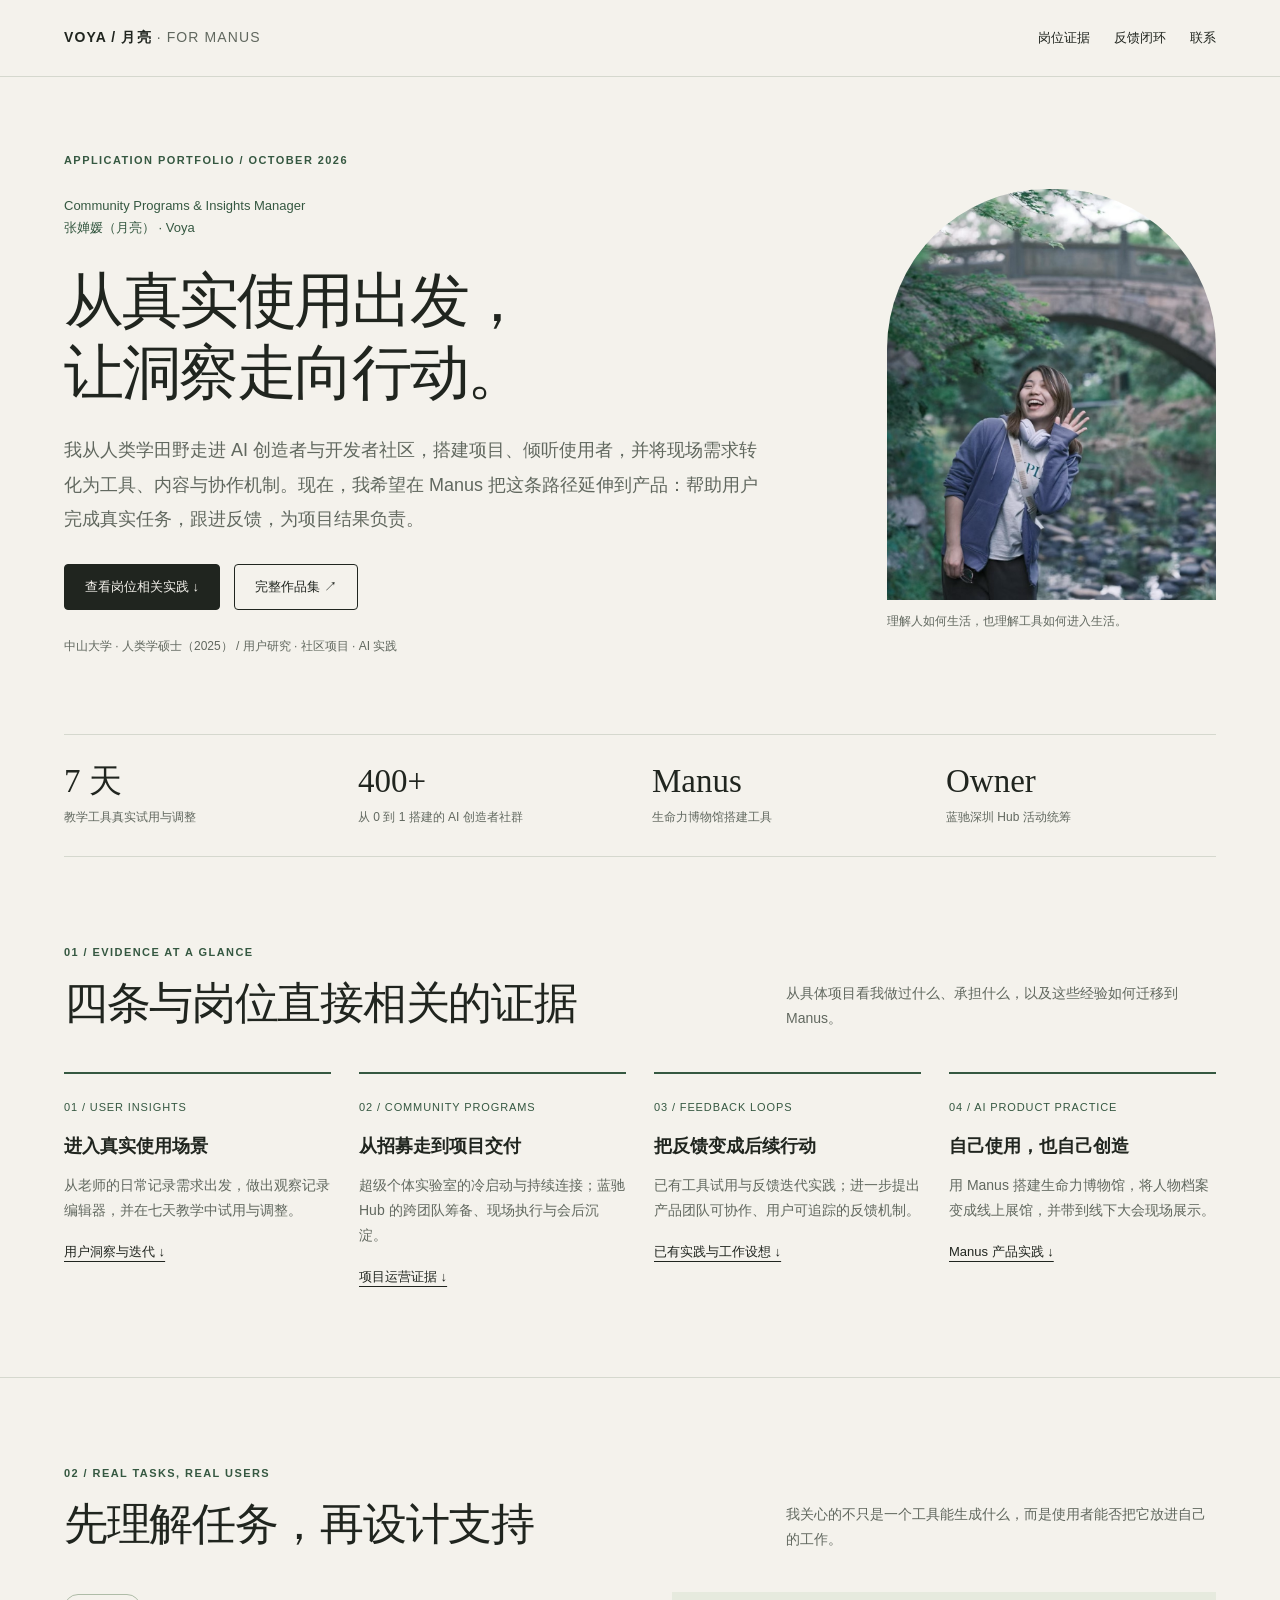
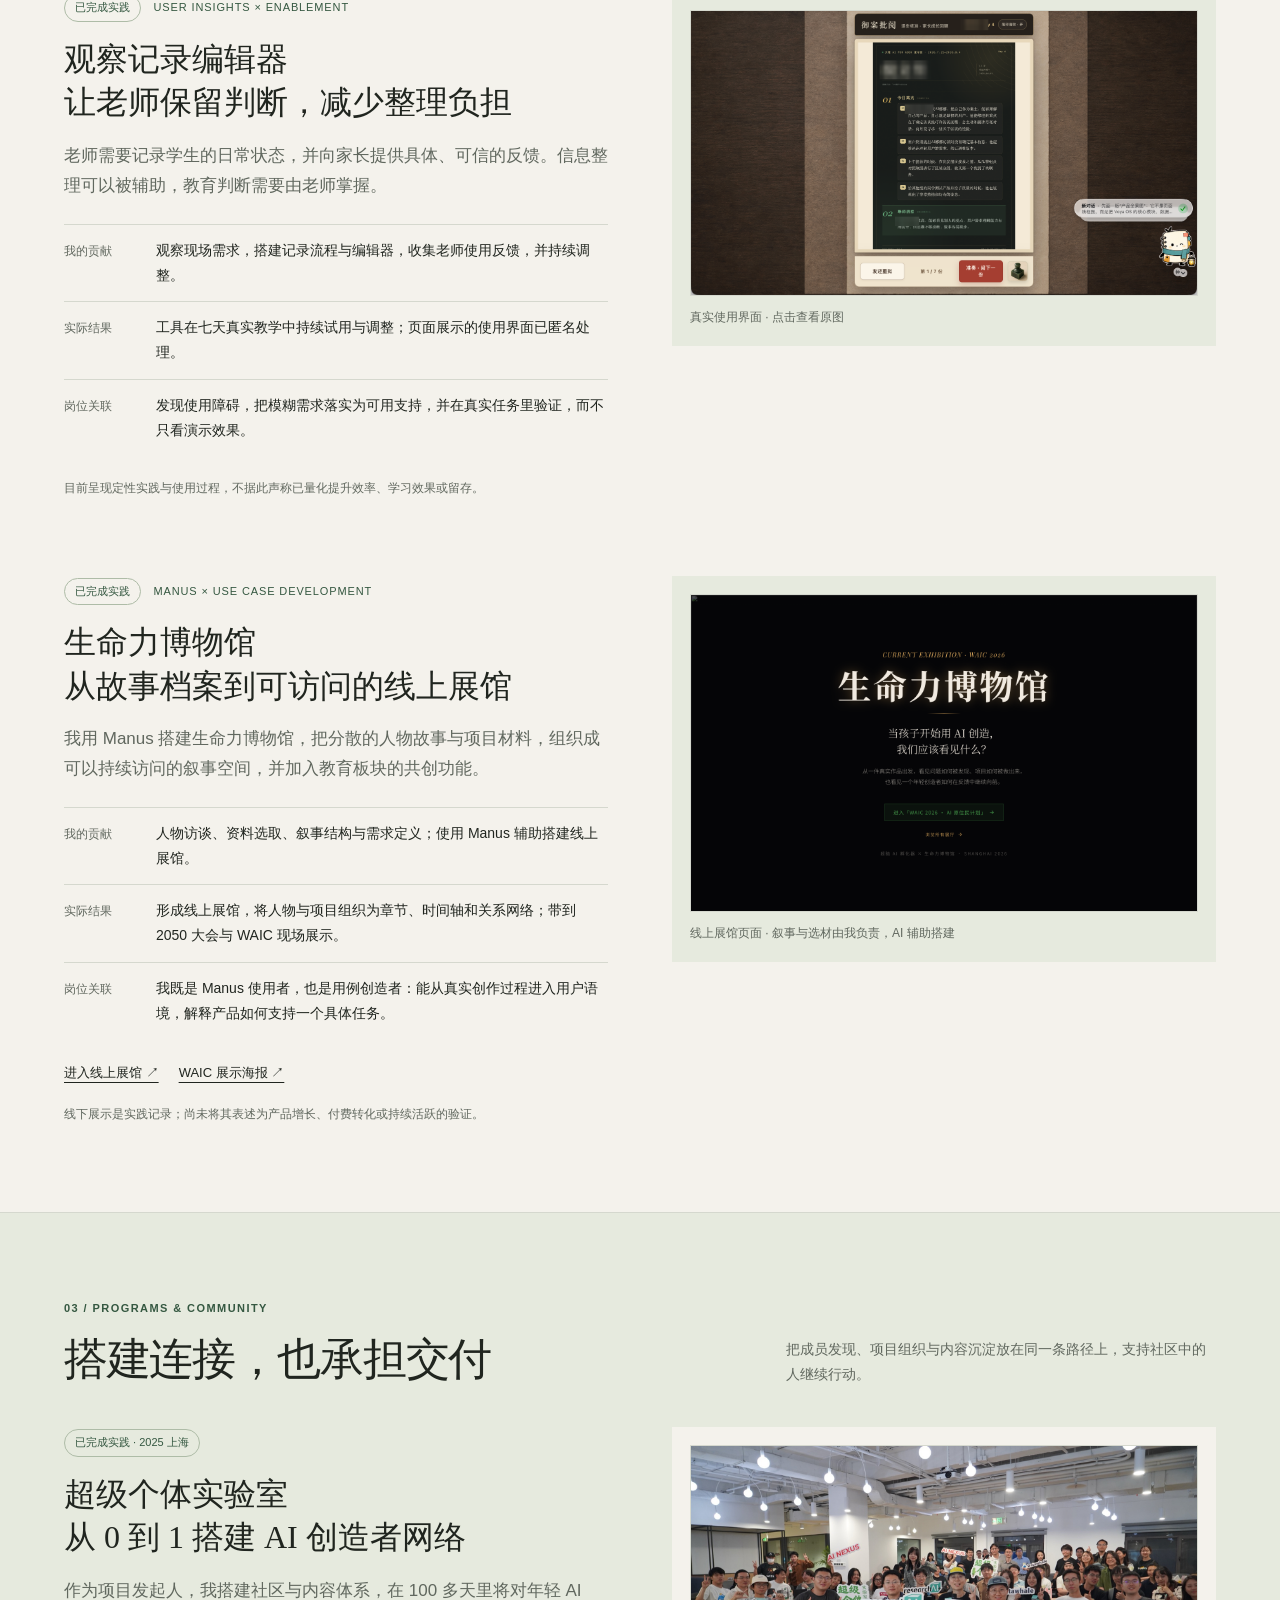
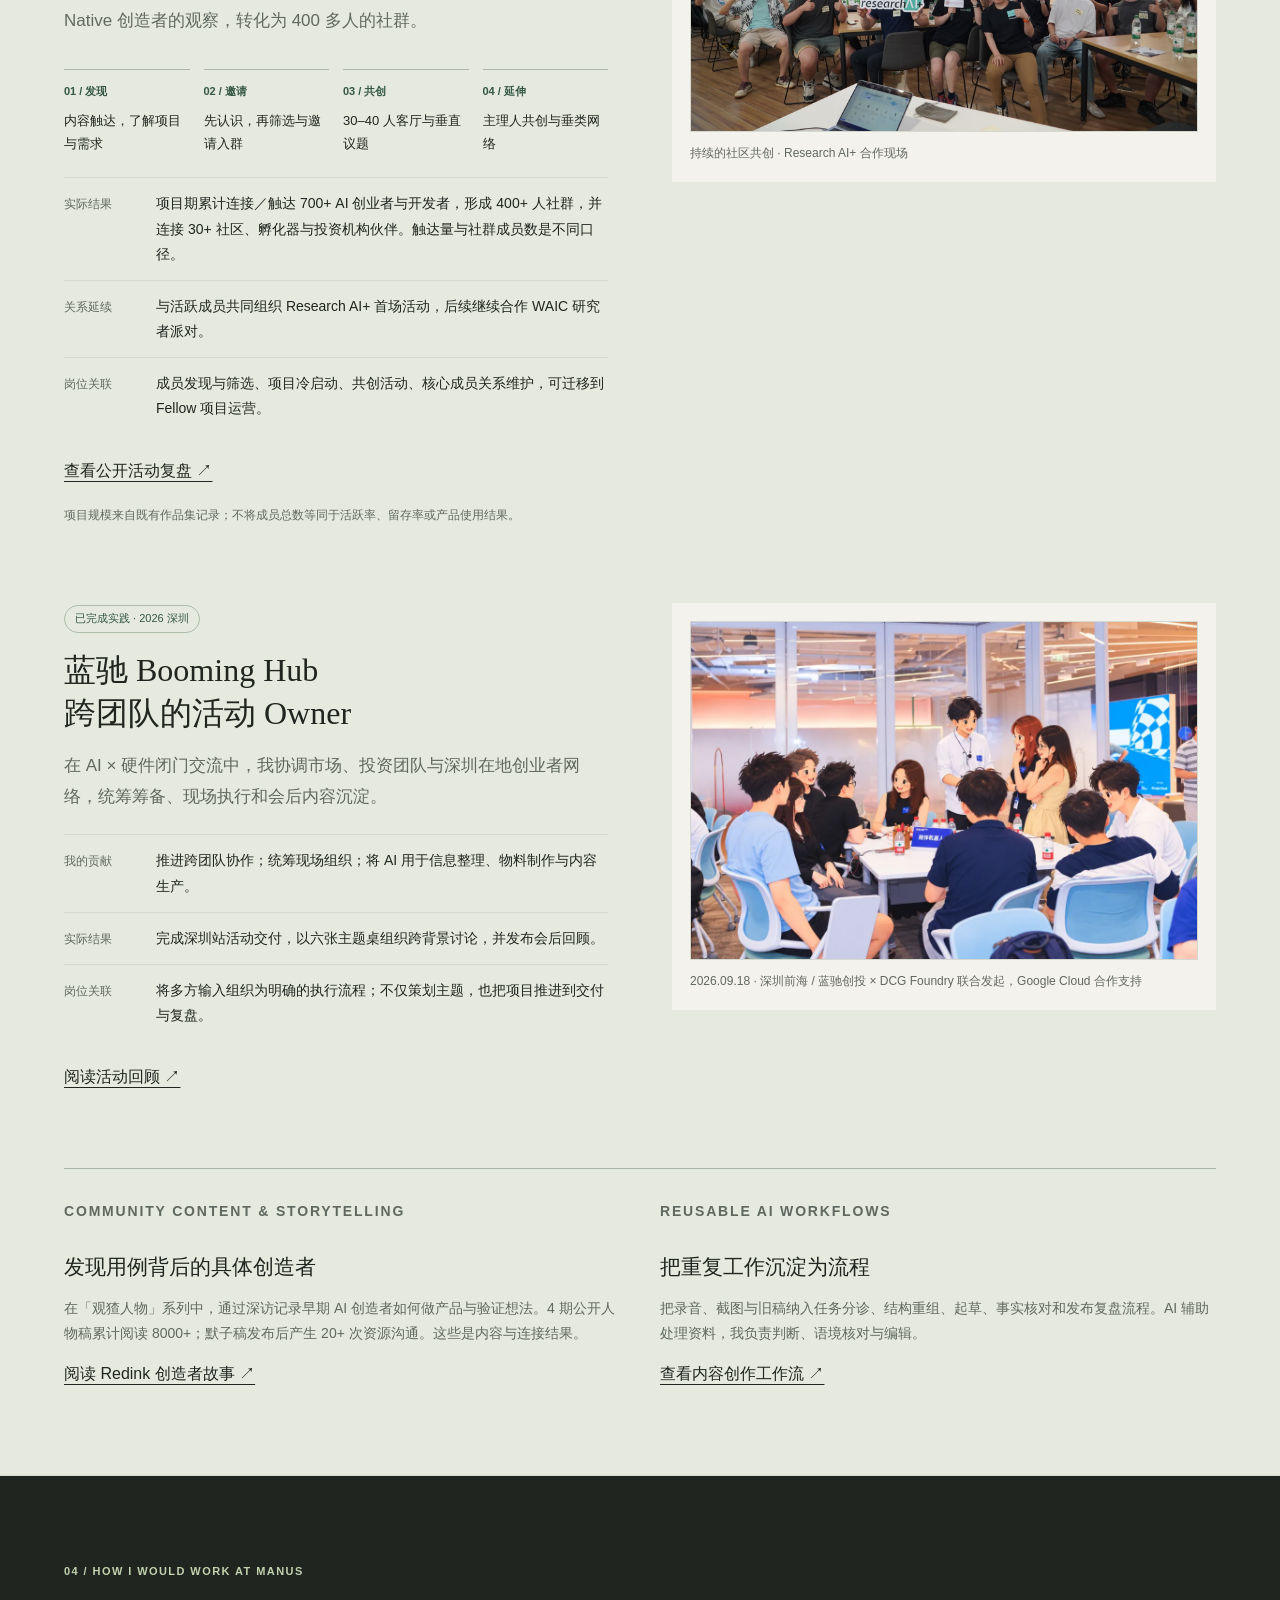
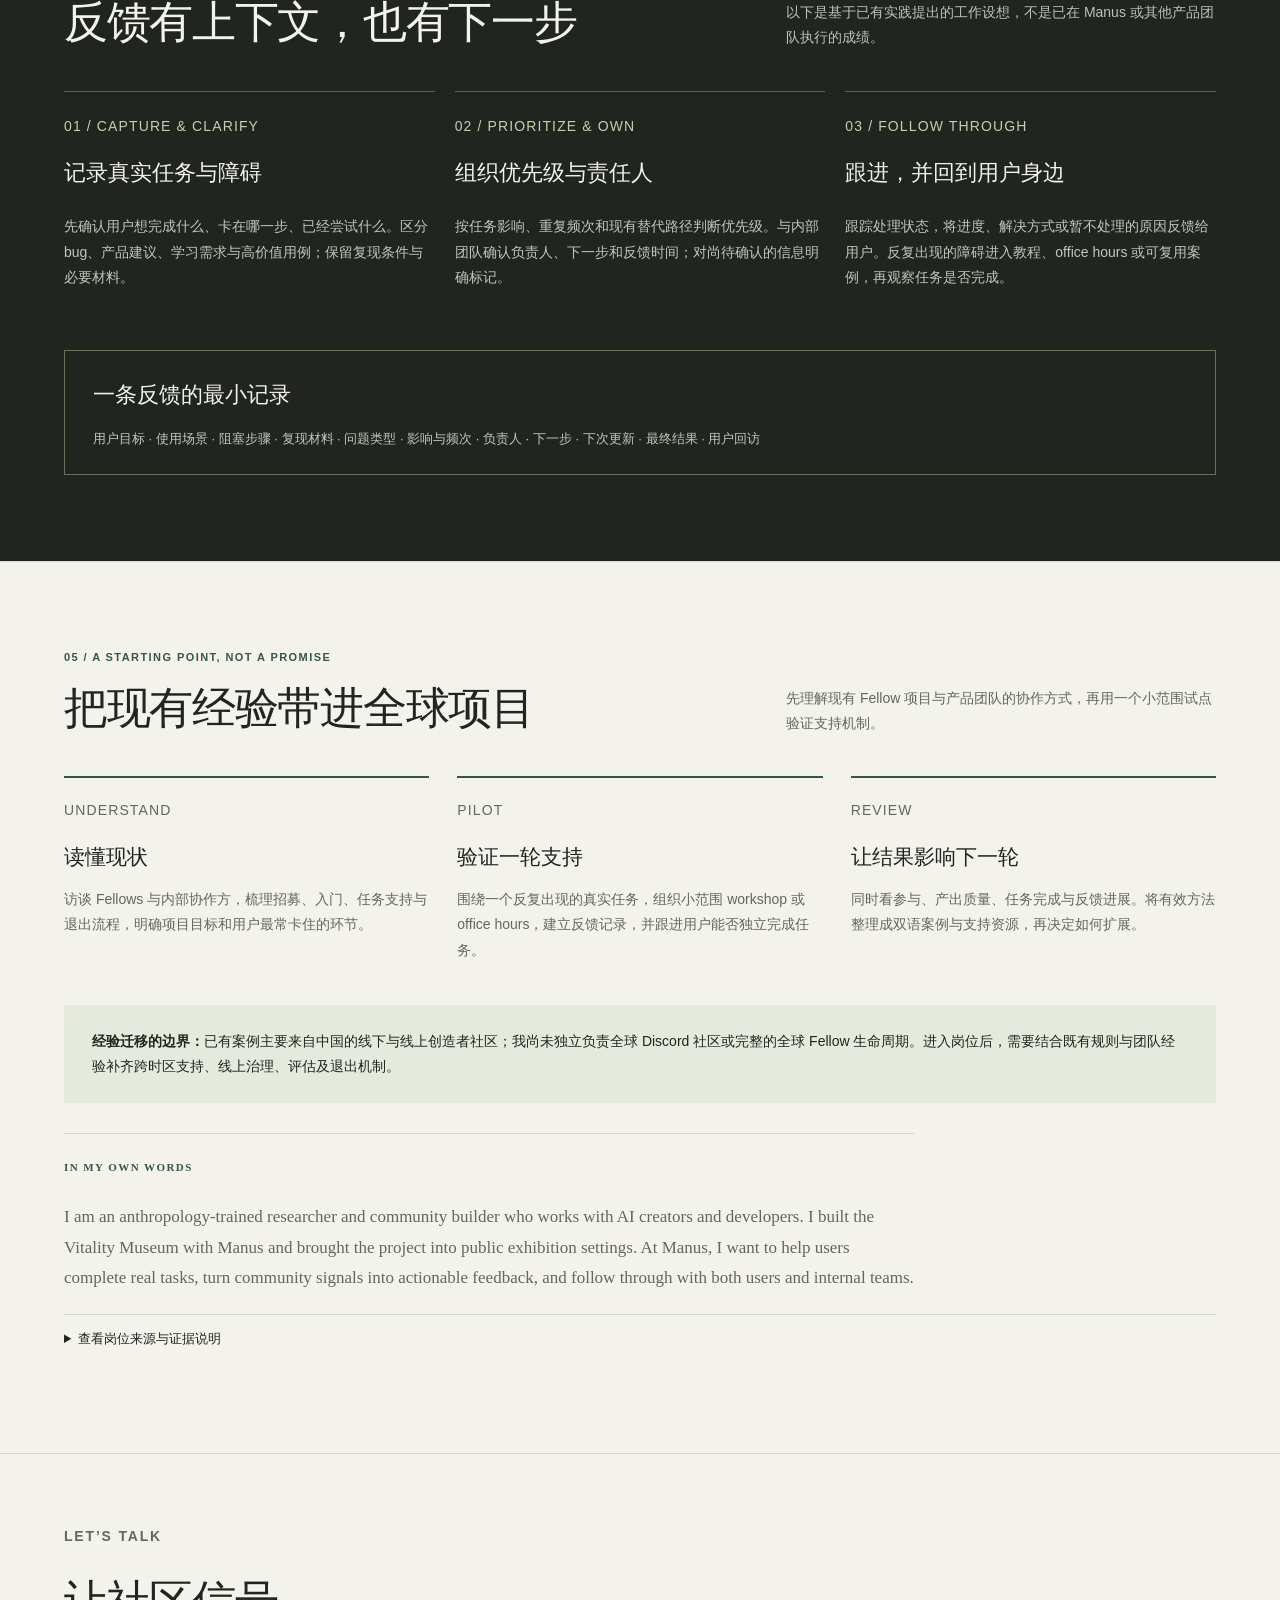
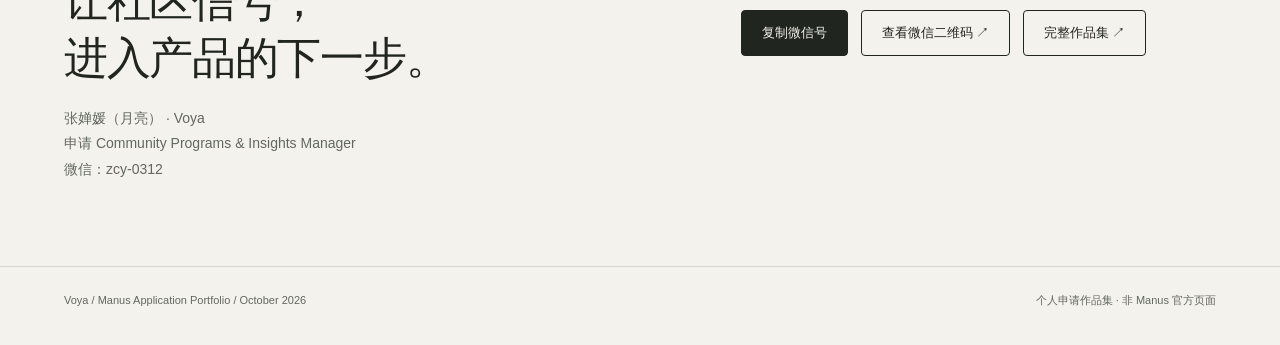
<file: manus.html>
<!doctype html>
<html lang="zh-CN">
<head>
<meta charset="utf-8">
<meta name="viewport" content="width=device-width,initial-scale=1">
<meta name="robots" content="noindex,nofollow,noarchive">
<title>Voya 张婵媛｜For Manus · Community Programs & Insights</title>
<meta name="description" content="Voya 张婵媛的 Manus 岗位定制作品集：用户洞察、社区项目、反馈闭环与 AI 产品实践。">
<meta name="theme-color" content="#f4f2ec">
<style>
:root{--paper:#f4f2ec;--ink:#20251f;--muted:#61685f;--line:#d5d8ce;--green:#355841;--soft:#e6eade;--pad:clamp(22px,5vw,76px)}

*{box-sizing:border-box}
html{scroll-behavior:smooth;scroll-padding-top:90px}
body{margin:0;background:var(--paper);color:var(--ink);font-family:Arial,"PingFang SC","Microsoft YaHei",sans-serif;font-size:16px;line-height:1.8}
a{color:inherit;text-underline-offset:5px}
img{display:block;width:100%;height:auto}
button{font:inherit;cursor:pointer}
a,button,summary{-webkit-tap-highlight-color:transparent}
:focus-visible{outline:3px solid var(--green);outline-offset:5px}
.wrap{max-width:1360px;margin:auto;padding-inline:var(--pad)}
.skip{position:fixed;top:-70px;left:20px;z-index:100;background:white;padding:12px}
.skip:focus{top:12px}
header{background:rgba(244,242,236,.97);border-bottom:1px solid var(--line);position:sticky;top:0;z-index:20}
.nav{display:flex;justify-content:space-between;align-items:center;gap:20px;min-height:76px}
.brand{font-size:14px;font-weight:700;letter-spacing:.08em;text-decoration:none}
.brand span{font-weight:400;color:var(--muted)}
nav{display:flex;gap:24px;font-size:13px}
nav a{text-decoration:none;padding-block:10px}
.eyebrow{font-size:11px;letter-spacing:.13em;text-transform:uppercase;color:var(--green);font-weight:700;margin:0 0 24px}
.hero{padding-top:74px;padding-bottom:64px;display:grid;grid-template-columns:1.6fr .7fr;gap:70px;align-items:center}
h1,h2,h3,p{margin-top:0}
h1{font-family:Georgia,"Songti SC",serif;font-weight:400;font-size:clamp(40px,4.7vw,66px);line-height:1.2;letter-spacing:-.04em;margin-bottom:24px}
.hero .intro{max-width:710px;font-size:18px;color:var(--muted);line-height:1.9}
.role{font-size:13px;line-height:1.7;color:var(--green);margin-bottom:26px}
.portrait{margin:0}
.portrait img{aspect-ratio:4/5;object-fit:cover;object-position:50% 55%;border-radius:160px 160px 0 0;filter:saturate(.7)}
figcaption{font-size:12px;color:var(--muted);margin-top:12px;line-height:1.65}
.actions{display:flex;flex-wrap:wrap;gap:14px;margin-top:28px}
.btn{display:inline-flex;align-items:center;justify-content:center;min-height:46px;padding:10px 20px;border:1px solid var(--ink);border-radius:4px;text-decoration:none;font-size:13px;background:transparent;color:var(--ink)}
.btn.primary{background:var(--ink);color:var(--paper)}
.identity{color:var(--muted);font-size:12px;margin-top:26px}
.evidence-strip{display:grid;grid-template-columns:repeat(4,1fr);border-block:1px solid var(--line);padding-block:25px;gap:24px}
.evidence-strip strong{font-family:Georgia,serif;display:block;font-size:33px;font-weight:400;line-height:1.3}
.evidence-strip span{font-size:12px;color:var(--muted)}
section{padding-block:86px;border-bottom:1px solid var(--line)}
.section-head{display:flex;justify-content:space-between;gap:40px;align-items:flex-end;margin-bottom:40px}
.section-head .eyebrow{margin-bottom:12px}
h2{font-weight:400;font-family:Georgia,"Songti SC",serif;font-size:clamp(30px,3.4vw,46px);line-height:1.3;margin-bottom:0;letter-spacing:-.03em}
.section-head>p{max-width:430px;color:var(--muted);font-size:14px;margin:0}
.mapping{display:grid;grid-template-columns:repeat(4,1fr);gap:28px}
.mapping article{border-top:2px solid var(--green);padding-top:18px}
.index{font-size:11px;color:var(--green);letter-spacing:.08em}
.mapping h3{font-size:18px;margin:10px 0}
.mapping p{font-size:14px;color:var(--muted);margin-bottom:14px}
.mapping a{font-size:13px}
.case{display:grid;grid-template-columns:1fr 1fr;gap:clamp(32px,5vw,80px);align-items:start;margin-bottom:76px}
.case:last-child{margin-bottom:0}
.case figure{margin:0;background:var(--soft);padding:18px}
.case figure img{border:1px solid var(--line);max-height:440px;object-fit:contain;background:#fff}
.case h3{font-family:Georgia,"Songti SC",serif;font-size:32px;font-weight:400;line-height:1.35;margin:16px 0}
.badge{display:inline-block;font-size:11px;color:var(--green);border:1px solid #aebca7;border-radius:20px;padding:3px 10px;margin-right:8px}
.case .lead{font-size:17px;line-height:1.8;color:var(--muted)}
dl{margin:22px 0}
dl>div{display:grid;grid-template-columns:76px 1fr;gap:16px;padding-block:13px;border-top:1px solid var(--line)}
dt{color:var(--muted);font-size:12px;padding-top:3px}
dd{margin:0;font-size:14px}
.linkrow{display:flex;gap:20px;flex-wrap:wrap;font-size:13px}
.note{color:var(--muted);font-size:12px;line-height:1.8;margin:20px 0 0}
.programs{background:var(--soft)}
.programs .case figure{background:var(--paper)}
.program-flow{list-style:none;padding:0;display:grid;grid-template-columns:repeat(4,1fr);gap:14px;margin:32px 0 22px}
.program-flow li{border-top:1px solid #acb6a5;padding-top:12px;font-size:13px}
.program-flow b{display:block;font-size:11px;color:var(--green);margin-bottom:7px}
.story-band{border-top:1px solid #acb6a5;padding-top:30px;display:grid;grid-template-columns:1fr 1fr;gap:40px}
.story-band h3{font-size:21px;font-weight:400;margin-bottom:10px}
.story-band p{font-size:14px;color:var(--muted)}
.feedback{background:var(--ink);color:var(--paper)}
.feedback .eyebrow,.feedback .index{color:#c1d2ae}
.feedback .section-head>p{color:#bdc3b8}
.feedback h3{font-weight:400;font-size:22px}
.loop{display:grid;grid-template-columns:repeat(3,1fr);gap:20px}
.loop article{border-top:1px solid #5d6759;padding:22px 0}
.loop article p{color:#c1c8bb;font-size:14px}
.loop .index{margin-bottom:14px}
.template{padding:24px 28px;border:1px solid #68735e;margin-top:24px}
.template h3{margin-bottom:12px}
.template p{font-size:13px;color:#c1c8bb;margin-bottom:0}
.plan{display:grid;grid-template-columns:repeat(3,1fr);gap:28px;margin-top:32px}
.plan article{border-top:2px solid var(--green);padding-top:20px}
.plan h3{font-size:21px;font-weight:400;margin-bottom:12px}
.plan p{font-size:14px;color:var(--muted)}
.global-note{background:var(--soft);padding:24px 28px;margin-top:28px;font-size:14px}
.global-note p{margin:0}
.english{margin-top:30px;padding-top:24px;border-top:1px solid var(--line);max-width:850px;font-family:Georgia,serif;color:var(--muted);font-size:17px;line-height:1.8}
.contact{display:grid;grid-template-columns:1.3fr 1fr;gap:60px;padding-block:70px}
.contact h2{margin-bottom:20px}
.contact p{font-size:14px;color:var(--muted)}
.contact-links{align-self:center}
.contact-links .btn{margin:0 8px 12px 0}
.status{min-height:28px;font-size:13px;color:var(--green)}
footer{padding-block:24px;border-top:1px solid var(--line);font-size:11px;color:var(--muted)}
footer .wrap{display:flex;justify-content:space-between;gap:20px}
details{margin-top:20px;border-top:1px solid var(--line);padding-top:12px}
summary{font-size:13px;cursor:pointer;min-height:40px}
details p{font-size:13px;color:var(--muted)}

@media(max-width:960px){.hero{gap:32px;grid-template-columns:1.5fr .7fr}
.mapping{grid-template-columns:1fr 1fr}
.case{gap:30px}
.section-head{align-items:start}
.program-flow{grid-template-columns:1fr 1fr}
.loop,.plan{grid-template-columns:1fr}
.loop article{padding-bottom:0}
.plan p{margin-bottom:0}
}

@media(max-width:640px){html{scroll-padding-top:110px}
.nav{min-height:80px;align-items:flex-start;flex-direction:column;gap:0;padding-block:10px}
nav{gap:22px;font-size:12px}
.hero{grid-template-columns:1fr;padding-top:44px;gap:32px}
.hero .intro{font-size:16px}
.hero .portrait{max-width:230px}
.portrait img{aspect-ratio:1;object-position:50% 58%;border-radius:50%}
.hero{padding-bottom:42px}
.evidence-strip{grid-template-columns:1fr 1fr;gap:22px}
.evidence-strip strong{font-size:28px}
section{padding-block:54px}
.section-head{display:block;margin-bottom:28px}
.section-head>p{margin-top:18px}
.mapping{grid-template-columns:1fr;gap:24px}
.case{grid-template-columns:1fr;margin-bottom:56px}
.case h3{font-size:28px}
.case figure{padding:12px}
.story-band,.contact{grid-template-columns:1fr;gap:24px}
.contact{padding-block:48px}
.template{padding:20px}
.global-note{padding:20px}
footer .wrap{display:block}
footer p{margin-bottom:4px}
.english{font-size:16px}
}

@media(prefers-reduced-motion:reduce){html{scroll-behavior:auto}
}

@media print{header,.actions,.contact-links,.skip{display:none}
body{font-size:11pt;background:white}
.wrap{padding-inline:0}
.hero{padding-top:20px}
.portrait{max-width:180px}
.case,article,figure{break-inside:avoid}
section{padding-block:30px}
.feedback{background:white;color:#20251f}
.feedback p,.feedback .eyebrow,.feedback .index,.feedback .section-head>p{color:#444}
a{text-decoration:underline}
footer{font-size:9pt}
}

</style>
</head>
<body>
<a class="skip" href="#main">跳到正文</a>
<header>
<div class="wrap nav">
<a class="brand" href="#main">VOYA / 月亮 <span>· FOR MANUS</span>
</a>
<nav aria-label="页面导航">
<a href="#evidence">岗位证据</a>
<a href="#feedback">反馈闭环</a>
<a href="#contact">联系</a>
</nav>
</div>
</header>
<main id="main">
<div class="wrap hero">
<div>
<p class="eyebrow">Application portfolio / October 2026</p>
<p class="role">Community Programs &amp; Insights Manager<br>张婵媛（月亮） · Voya</p>
<h1>从真实使用出发，<br>让洞察走向行动。</h1>
<p class="intro">我从人类学田野走进 AI 创造者与开发者社区，搭建项目、倾听使用者，并将现场需求转化为工具、内容与协作机制。现在，我希望在 Manus 把这条路径延伸到产品：帮助用户完成真实任务，跟进反馈，为项目结果负责。</p>
<div class="actions">
<a class="btn primary" href="#evidence">查看岗位相关实践 ↓</a>
<a class="btn" href="https://voyayueliang.github.io/moon-portfolio/">完整作品集 ↗</a>
</div>
<p class="identity">中山大学 · 人类学硕士（2025） / 用户研究 · 社区项目 · AI 实践</p>
</div>
<figure class="portrait">
<img src="assets/vitality/moon-field-portrait.jpg" alt="月亮在田野中的肖像" width="600" height="750">
<figcaption>理解人如何生活，也理解工具如何进入生活。</figcaption>
</figure>
</div>
<div class="wrap">
<div class="evidence-strip">
<div>
<strong>7 天</strong>
<span>教学工具真实试用与调整</span>
</div>
<div>
<strong>400+</strong>
<span>从 0 到 1 搭建的 AI 创造者社群</span>
</div>
<div>
<strong>Manus</strong>
<span>生命力博物馆搭建工具</span>
</div>
<div>
<strong>Owner</strong>
<span>蓝驰深圳 Hub 活动统筹</span>
</div>
</div>
</div>
<section id="evidence">
<div class="wrap">
<div class="section-head">
<div>
<p class="eyebrow">01 / Evidence at a glance</p>
<h2>四条与岗位直接相关的证据</h2>
</div>
<p>从具体项目看我做过什么、承担什么，以及这些经验如何迁移到 Manus。</p>
</div>
<div class="mapping">
<article>
<span class="index">01 / USER INSIGHTS</span>
<h3>进入真实使用场景</h3>
<p>从老师的日常记录需求出发，做出观察记录编辑器，并在七天教学中试用与调整。</p>
<a href="#insights">用户洞察与迭代 ↓</a>
</article>
<article>
<span class="index">02 / COMMUNITY PROGRAMS</span>
<h3>从招募走到项目交付</h3>
<p>超级个体实验室的冷启动与持续连接；蓝驰 Hub 的跨团队筹备、现场执行与会后沉淀。</p>
<a href="#programs">项目运营证据 ↓</a>
</article>
<article>
<span class="index">03 / FEEDBACK LOOPS</span>
<h3>把反馈变成后续行动</h3>
<p>已有工具试用与反馈迭代实践；进一步提出产品团队可协作、用户可追踪的反馈机制。</p>
<a href="#feedback">已有实践与工作设想 ↓</a>
</article>
<article>
<span class="index">04 / AI PRODUCT PRACTICE</span>
<h3>自己使用，也自己创造</h3>
<p>用 Manus 搭建生命力博物馆，将人物档案变成线上展馆，并带到线下大会现场展示。</p>
<a href="#museum">Manus 产品实践 ↓</a>
</article>
</div>
</div>
</section>
<section id="insights">
<div class="wrap">
<div class="section-head">
<div>
<p class="eyebrow">02 / Real tasks, real users</p>
<h2>先理解任务，再设计支持</h2>
</div>
<p>我关心的不只是一个工具能生成什么，而是使用者能否把它放进自己的工作。</p>
</div>
<article class="case">
<div>
<span class="badge">已完成实践</span>
<span class="index">USER INSIGHTS × ENABLEMENT</span>
<h3>观察记录编辑器<br>让老师保留判断，减少整理负担</h3>
<p class="lead">老师需要记录学生的日常状态，并向家长提供具体、可信的反馈。信息整理可以被辅助，教育判断需要由老师掌握。</p>
<dl>
<div>
<dt>我的贡献</dt>
<dd>观察现场需求，搭建记录流程与编辑器，收集老师使用反馈，并持续调整。</dd>
</div>
<div>
<dt>实际结果</dt>
<dd>工具在七天真实教学中持续试用与调整；页面展示的使用界面已匿名处理。</dd>
</div>
<div>
<dt>岗位关联</dt>
<dd>发现使用障碍，把模糊需求落实为可用支持，并在真实任务里验证，而不只看演示效果。</dd>
</div>
</dl>
<p class="note">目前呈现定性实践与使用过程，不据此声称已量化提升效率、学习效果或留存。</p>
</div>
<figure>
<a href="assets/feishu/growth-editor-anonymized.png" target="_blank" rel="noopener noreferrer">
<img src="assets/feishu/growth-editor-anonymized.png" alt="观察记录编辑器真实使用界面，学生信息已匿名" loading="lazy">
</a>
<figcaption>真实使用界面 · 点击查看原图</figcaption>
</figure>
</article>
<article class="case" id="museum">
<div>
<span class="badge">已完成实践</span>
<span class="index">MANUS × USE CASE DEVELOPMENT</span>
<h3>生命力博物馆<br>从故事档案到可访问的线上展馆</h3>
<p class="lead">我用 Manus 搭建生命力博物馆，把分散的人物故事与项目材料，组织成可以持续访问的叙事空间，并加入教育板块的共创功能。</p>
<dl>
<div>
<dt>我的贡献</dt>
<dd>人物访谈、资料选取、叙事结构与需求定义；使用 Manus 辅助搭建线上展馆。</dd>
</div>
<div>
<dt>实际结果</dt>
<dd>形成线上展馆，将人物与项目组织为章节、时间轴和关系网络；带到 2050 大会与 WAIC 现场展示。</dd>
</div>
<div>
<dt>岗位关联</dt>
<dd>我既是 Manus 使用者，也是用例创造者：能从真实创作过程进入用户语境，解释产品如何支持一个具体任务。</dd>
</div>
</dl>
<div class="linkrow">
<a href="https://vitality-museum.wexiyi.com/" target="_blank" rel="noopener noreferrer">进入线上展馆 ↗</a>
<a href="assets/vitality/vitality-museum-waic-2026-poster.png" target="_blank" rel="noopener noreferrer">WAIC 展示海报 ↗</a>
</div>
<p class="note">线下展示是实践记录；尚未将其表述为产品增长、付费转化或持续活跃的验证。</p>
</div>
<figure>
<a href="museum-reference.png" target="_blank" rel="noopener noreferrer">
<img src="museum-reference.png" alt="生命力博物馆线上展馆页面" loading="lazy">
</a>
<figcaption>线上展馆页面 · 叙事与选材由我负责，AI 辅助搭建</figcaption>
</figure>
</article>
</div>
</section>
<section class="programs" id="programs">
<div class="wrap">
<div class="section-head">
<div>
<p class="eyebrow">03 / Programs &amp; community</p>
<h2>搭建连接，也承担交付</h2>
</div>
<p>把成员发现、项目组织与内容沉淀放在同一条路径上，支持社区中的人继续行动。</p>
</div>
<article class="case">
<div>
<span class="badge">已完成实践 · 2025 上海</span>
<h3>超级个体实验室<br>从 0 到 1 搭建 AI 创造者网络</h3>
<p class="lead">作为项目发起人，我搭建社区与内容体系，在 100 多天里将对年轻 AI Native 创造者的观察，转化为 400 多人的社群。</p>
<ol class="program-flow">
<li>
<b>01 / 发现</b>内容触达，了解项目与需求</li>
<li>
<b>02 / 邀请</b>先认识，再筛选与邀请入群</li>
<li>
<b>03 / 共创</b>30–40 人客厅与垂直议题</li>
<li>
<b>04 / 延伸</b>主理人共创与垂类网络</li>
</ol>
<dl>
<div>
<dt>实际结果</dt>
<dd>项目期累计连接／触达 700+ AI 创业者与开发者，形成 400+ 人社群，并连接 30+ 社区、孵化器与投资机构伙伴。触达量与社群成员数是不同口径。</dd>
</div>
<div>
<dt>关系延续</dt>
<dd>与活跃成员共同组织 Research AI+ 首场活动，后续继续合作 WAIC 研究者派对。</dd>
</div>
<div>
<dt>岗位关联</dt>
<dd>成员发现与筛选、项目冷启动、共创活动、核心成员关系维护，可迁移到 Fellow 项目运营。</dd>
</div>
</dl>
<a href="https://mp.weixin.qq.com/s/cC-TdC31B7C-RclI_FjRDw" target="_blank" rel="noopener noreferrer">查看公开活动复盘 ↗</a>
<p class="note">项目规模来自既有作品集记录；不将成员总数等同于活跃率、留存率或产品使用结果。</p>
</div>
<figure>
<img src="assets/vitality/researcher-party-group.jpg" alt="研究者派对的社区参与者合影" loading="lazy">
<figcaption>持续的社区共创 · Research AI+ 合作现场</figcaption>
</figure>
</article>
<article class="case">
<div>
<span class="badge">已完成实践 · 2026 深圳</span>
<h3>蓝驰 Booming Hub<br>跨团队的活动 Owner</h3>
<p class="lead">在 AI × 硬件闭门交流中，我协调市场、投资团队与深圳在地创业者网络，统筹筹备、现场执行和会后内容沉淀。</p>
<dl>
<div>
<dt>我的贡献</dt>
<dd>推进跨团队协作；统筹现场组织；将 AI 用于信息整理、物料制作与内容生产。</dd>
</div>
<div>
<dt>实际结果</dt>
<dd>完成深圳站活动交付，以六张主题桌组织跨背景讨论，并发布会后回顾。</dd>
</div>
<div>
<dt>岗位关联</dt>
<dd>将多方输入组织为明确的执行流程；不仅策划主题，也把项目推进到交付与复盘。</dd>
</div>
</dl>
<a href="https://mp.weixin.qq.com/s/BP98YG4RA9Z5et3M-R_OAg" target="_blank" rel="noopener noreferrer">阅读活动回顾 ↗</a>
</div>
<figure>
<img src="assets/booming-shenzhen-owner.png" alt="蓝驰深圳 Hub 陪伴机器人主题桌，人物面部经插画化处理" loading="lazy">
<figcaption>2026.09.18 · 深圳前海 / 蓝驰创投 × DCG Foundry 联合发起，Google Cloud 合作支持</figcaption>
</figure>
</article>
<div class="story-band">
<div>
<p class="eyebrow">COMMUNITY CONTENT &amp; STORYTELLING</p>
<h3>发现用例背后的具体创造者</h3>
<p>在「观猹人物」系列中，通过深访记录早期 AI 创造者如何做产品与验证想法。4 期公开人物稿累计阅读 8000+；默子稿发布后产生 20+ 次资源沟通。这些是内容与连接结果。</p>
<a href="https://mp.weixin.qq.com/s/NlHPL9TGlsSac6SzpU6sVg" target="_blank" rel="noopener noreferrer">阅读 Redink 创造者故事 ↗</a>
</div>
<div>
<p class="eyebrow">REUSABLE AI WORKFLOWS</p>
<h3>把重复工作沉淀为流程</h3>
<p>把录音、截图与旧稿纳入任务分诊、结构重组、起草、事实核对和发布复盘流程。AI 辅助处理资料，我负责判断、语境核对与编辑。</p>
<a href="https://voyayueliang.github.io/Content-Creators/share.html" target="_blank" rel="noopener noreferrer">查看内容创作工作流 ↗</a>
</div>
</div>
</div>
</section>
<section class="feedback" id="feedback">
<div class="wrap">
<div class="section-head">
<div>
<p class="eyebrow">04 / How I would work at Manus</p>
<h2>反馈有上下文，也有下一步</h2>
</div>
<p>以下是基于已有实践提出的工作设想，不是已在 Manus 或其他产品团队执行的成绩。</p>
</div>
<div class="loop">
<article>
<p class="index">01 / CAPTURE &amp; CLARIFY</p>
<h3>记录真实任务与障碍</h3>
<p>先确认用户想完成什么、卡在哪一步、已经尝试什么。区分 bug、产品建议、学习需求与高价值用例；保留复现条件与必要材料。</p>
</article>
<article>
<p class="index">02 / PRIORITIZE &amp; OWN</p>
<h3>组织优先级与责任人</h3>
<p>按任务影响、重复频次和现有替代路径判断优先级。与内部团队确认负责人、下一步和反馈时间；对尚待确认的信息明确标记。</p>
</article>
<article>
<p class="index">03 / FOLLOW THROUGH</p>
<h3>跟进，并回到用户身边</h3>
<p>跟踪处理状态，将进度、解决方式或暂不处理的原因反馈给用户。反复出现的障碍进入教程、office hours 或可复用案例，再观察任务是否完成。</p>
</article>
</div>
<div class="template">
<h3>一条反馈的最小记录</h3>
<p>用户目标 · 使用场景 · 阻塞步骤 · 复现材料 · 问题类型 · 影响与频次 · 负责人 · 下一步 · 下次更新 · 最终结果 · 用户回访</p>
</div>
</div>
</section>
<section id="approach">
<div class="wrap">
<div class="section-head">
<div>
<p class="eyebrow">05 / A starting point, not a promise</p>
<h2>把现有经验带进全球项目</h2>
</div>
<p>先理解现有 Fellow 项目与产品团队的协作方式，再用一个小范围试点验证支持机制。</p>
</div>
<div class="plan">
<article>
<p class="index">UNDERSTAND</p>
<h3>读懂现状</h3>
<p>访谈 Fellows 与内部协作方，梳理招募、入门、任务支持与退出流程，明确项目目标和用户最常卡住的环节。</p>
</article>
<article>
<p class="index">PILOT</p>
<h3>验证一轮支持</h3>
<p>围绕一个反复出现的真实任务，组织小范围 workshop 或 office hours，建立反馈记录，并跟进用户能否独立完成任务。</p>
</article>
<article>
<p class="index">REVIEW</p>
<h3>让结果影响下一轮</h3>
<p>同时看参与、产出质量、任务完成与反馈进展。将有效方法整理成双语案例与支持资源，再决定如何扩展。</p>
</article>
</div>
<div class="global-note">
<p>
<strong>经验迁移的边界：</strong>已有案例主要来自中国的线下与线上创造者社区；我尚未独立负责全球 Discord 社区或完整的全球 Fellow 生命周期。进入岗位后，需要结合既有规则与团队经验补齐跨时区支持、线上治理、评估及退出机制。</p>
</div>
<div class="english" lang="en">
<p class="eyebrow">IN MY OWN WORDS</p>
<p>I am an anthropology-trained researcher and community builder who works with AI creators and developers. I built the Vitality Museum with Manus and brought the project into public exhibition settings. At Manus, I want to help users complete real tasks, turn community signals into actionable feedback, and follow through with both users and internal teams.</p>
</div>
<details>
<summary>查看岗位来源与证据说明</summary>
<p>本页依据 Manus 官方 Community Programs &amp; Insights Manager JD 定制，重点对应社区项目、用户洞察与反馈、用户赋能、内容和评估。案例采用既有作品集与本人项目记录；“如何在 Manus 工作”部分为申请设想。历史累计规模不表示当前规模。</p>
<a href="https://careers.manus.im/cn/job/9b26ed4d-24b5-421d-ba93-b63554588784" target="_blank" rel="noopener noreferrer">查看官方岗位 JD ↗</a>
</details>
</div>
</section>
<div class="wrap contact" id="contact">
<div>
<p class="eyebrow">LET’S TALK</p>
<h2>让社区信号，<br>进入产品的下一步。</h2>
<p>张婵媛（月亮） · Voya<br>申请 Community Programs &amp; Insights Manager<br>微信：zcy-0312</p>
</div>
<div class="contact-links">
<button class="btn primary" type="button" id="copy">复制微信号</button>
<a class="btn" href="assets/moon-wechat-contact.jpg" target="_blank" rel="noopener noreferrer">查看微信二维码 ↗</a>
<a class="btn" href="https://voyayueliang.github.io/moon-portfolio/">完整作品集 ↗</a>
<p class="status" id="status" role="status">
</p>
</div>
</div>
</main>
<footer>
<div class="wrap">
<p>Voya / Manus Application Portfolio / October 2026</p>
<p>个人申请作品集 · 非 Manus 官方页面</p>
</div>
</footer>
<script>document.getElementById('copy').addEventListener('click',async()=>{const s=document.getElementById('status');try{await navigator.clipboard.writeText('zcy-0312');s.textContent='已复制：zcy-0312';}catch(e){s.textContent='请手动复制微信号：zcy-0312';}});</script>
</body>
</html>
</file>
<file: assets/css/magazine.css>
:root{--paper:#f4f1e9;--ink:#202a30;--blue:#203acb;--line:#c9c7bd;--yellow:#e7ec72}*{box-sizing:border-box}html{scroll-behavior:smooth;scroll-padding-top:70px}body{margin:0;background:var(--paper);color:var(--ink);font-family:-apple-system,BlinkMacSystemFont,"PingFang SC","Microsoft YaHei",sans-serif;-webkit-font-smoothing:antialiased}a{color:inherit;text-decoration:none}button{font:inherit;cursor:pointer}img,video{display:block;width:100%;height:auto}figure,p,h1,h2,h3,h4{margin:0}p{line-height:1.95}h1,h2,h3,h4{font-weight:500;letter-spacing:-.045em}h2{font-size:clamp(38px,5vw,76px);line-height:1.22}h3{font-size:28px;line-height:1.45}a:focus-visible,button:focus-visible{outline:3px solid #de4767;outline-offset:6px}.skip{position:absolute;top:-80px;background:white;padding:10px;z-index:5}.skip:focus{top:60px}.topbar{height:64px;padding:0 4vw;display:flex;align-items:center;justify-content:space-between;border-bottom:1px solid var(--line);background:var(--paper);position:sticky;top:0;z-index:3;font-size:13px}.topbar>a{font-weight:600}.topbar span{font-size:10px;letter-spacing:.12em;margin-left:15px}.topbar nav{display:flex;gap:30px}.cover{background:var(--blue);color:var(--paper);padding:34px 6vw 25px;min-height:calc(100svh - 64px);display:flex;flex-direction:column}.issue,.cover-foot,.section-line,.folio{display:flex;justify-content:space-between;font-size:11px;letter-spacing:.08em}.issue{padding-bottom:25px;border-bottom:1px solid #ffffff60}.cover h1{font-size:clamp(72px,10.8vw,172px);font-weight:600;line-height:1.04;margin:35px 0 24px;letter-spacing:-.065em}.cover-dot{color:var(--yellow)}.cover-bottom{display:grid;grid-template-columns:1fr 1.2fr 60px;gap:45px;align-items:end;margin-top:auto}.cover-bottom>p{font-size:22px;line-height:1.6}.cover-bottom img{aspect-ratio:2.1;object-fit:cover}.cover-bottom figcaption{font-size:11px;margin-top:8px;opacity:.75}.cover-next{font-size:45px;text-align:right}.cover-foot{margin-top:32px;padding-top:15px;border-top:1px solid #ffffff60;font-size:10px}.paper{padding:90px 7vw}.intro{display:grid;grid-template-columns:1fr 1fr;gap:12vw}.eyebrow{font-size:11px;letter-spacing:.09em;margin-bottom:22px}.editor-note h2{font-size:42px;margin-bottom:28px}.editor-note>p:not(.eyebrow){font-size:15px;max-width:440px;margin-top:18px}.signature{display:block;color:var(--blue);margin-top:30px}.contents>a{display:flex;gap:23px;padding:20px 0;border-top:1px solid var(--line);align-items:baseline}.contents>a>span{font-family:Georgia,serif;font-style:italic;font-size:24px;color:var(--blue)}.contents>a>div{font-size:21px}.contents small{display:block;font-size:11px;letter-spacing:.02em;margin-top:8px;color:#68706f}.contents b{margin-left:auto;font-weight:400}.section-line{padding-bottom:18px;border-bottom:1px solid currentColor;opacity:.85;margin-bottom:45px}.people{border-top:1px solid var(--line)}.people-head{display:flex;justify-content:space-between;align-items:end;gap:30px;margin-bottom:55px}.deck{font-size:17px;line-height:1.8;letter-spacing:.01em}.people-grid{display:grid;grid-template-columns:1fr 1fr;gap:8vw;align-items:center}.green-cover{padding:30px;background:#dbe0c7}.green-cover img{max-height:550px;object-fit:contain}.people-copy>p:not(.eyebrow){margin:23px 0;font-size:15px}.story-link{display:block;border-top:1px solid var(--line);padding:18px 0;font-size:17px}.story-link>span{float:right}.story-link small{display:block;font-size:13px;line-height:1.8;color:#5d6668;margin-top:8px}.shorts{display:grid;grid-template-columns:1.1fr 1fr 1fr;gap:40px;margin-top:70px;border-top:1px solid var(--line);padding-top:35px}.shorts h3{font-size:23px}.shorts h4{font-size:24px;margin:25px 0 15px}.shorts p{font-size:13px;margin-top:15px}.shorts a{border-left:1px solid var(--line);padding-left:30px}.shorts span,.shorts b{font-size:11px;font-weight:400}.shorts b{display:block;margin-top:30px;color:var(--blue)}.folio{margin-top:55px;border-top:1px solid var(--line);padding-top:15px;font-size:10px}.rte{background:#dce0de}.rte-heading{padding:50px 7vw}.rte-heading h2{max-width:900px}.rte-heading>p{margin-top:25px;font-size:15px}.wide-image img{aspect-ratio:2.15;object-fit:cover;object-position:center 47%}.wide-image figcaption{padding:12px 7vw;font-size:10px}.rte-body{display:grid;grid-template-columns:1fr 1.2fr;gap:12vw}.rte-body h3{font-size:26px}.body-copy p{font-size:15px;line-height:2.1;margin-bottom:24px}.body-copy p:last-child{margin-bottom:0}dl{font-size:12px;line-height:1.9;margin-top:35px}dt{color:#707979;margin-top:15px}dd{margin-left:0}.builders{background:#ece8df}.builders-heading{margin-bottom:45px}.builders-heading .deck{margin-top:25px}.builders-grid{display:grid;grid-template-columns:1fr 1fr;gap:8vw}.builder-images>a img{aspect-ratio:2.35;object-fit:cover}.builder-images a>span{display:block;font-size:11px;margin-top:10px}.poster-pair{display:grid;grid-template-columns:1fr 1fr;gap:20px;margin-top:30px}.poster-pair img{max-height:330px;object-fit:contain;object-position:left}.project-note{font-size:11px!important;color:#676d6c;border-top:1px solid var(--line);padding-top:20px}.statement{border-top:1px solid var(--line);margin-top:60px;padding-top:25px;display:flex;justify-content:space-between;gap:30px}.statement span{font-size:11px}.statement p{font-size:clamp(27px,3.3vw,47px);line-height:1.5;color:var(--blue);letter-spacing:-.03em}.connections{background:var(--blue);color:var(--paper);padding:55px 7vw 75px}.connections h2{margin-bottom:45px}.connections figure img{aspect-ratio:2.4;object-fit:cover}.connections figcaption{font-size:10px;margin-top:12px;opacity:.75}.connection-copy{display:grid;grid-template-columns:1fr 1fr;gap:10vw;margin-top:50px}.connection-copy h3{font-size:27px}.connection-copy p:not(.eyebrow){font-size:14px;margin-top:20px}.text-link{display:inline-block;font-size:12px;margin-top:25px;padding-bottom:6px;border-bottom:1px solid currentColor}.methods h2{margin-bottom:45px}.method-grid{display:grid;grid-template-columns:1fr 1fr;gap:45px}.method-grid figure{background:#e5e3dc;padding:20px;margin-bottom:25px}.method-grid img{aspect-ratio:1.6;object-fit:contain}.method-grid h3{font-size:24px}.method-grid p:last-child{font-size:14px;margin-top:18px}.method-grid .eyebrow{margin-bottom:10px;color:var(--blue)}.museum-link{display:flex;justify-content:space-between;align-items:center;gap:35px;border-top:1px solid var(--line);padding-top:35px;margin-top:55px}.museum-link>span{font-size:11px}.museum-link strong{font-size:26px;font-weight:400;line-height:1.5}.research{padding:55px 7vw 80px;background:#e4e8bc}.research-grid{display:grid;grid-template-columns:.85fr 1.15fr;gap:7vw;align-items:center}.research h2{font-size:clamp(42px,5vw,72px)}.research-grid p{font-size:14px;margin-top:25px;max-width:370px}.research video{aspect-ratio:4/3;background:#111;object-fit:contain}.research figcaption{font-size:11px;margin-top:12px}.reading-list{border-top:1px solid #92977a;margin-top:50px;padding-top:25px}.reading-list>a{display:block;padding:18px 0;border-bottom:1px solid #aeb398;font-size:18px}.reading-list>a span{float:right}.colophon h2{font-size:70px;color:var(--blue);margin-bottom:35px}.footer-grid{display:flex;justify-content:space-between;gap:30px}.footer-grid p{font-size:13px}.footer-grid nav{display:flex;flex-wrap:wrap;gap:22px;align-items:start;max-width:420px;font-size:12px}.footer-grid button{background:none;border:0;padding:0;color:var(--blue)}.footer-grid nav>span{width:100%;color:#68706f}.topbar a:hover,.contents a:hover,.story-link:hover,.text-link:hover{color:#ca485b}@media(min-width:1600px){main{max-width:1800px;margin:auto;border-left:1px solid var(--line);border-right:1px solid var(--line)}}@media(max-width:800px){.topbar{padding:0 5vw;height:56px}.topbar span{display:none}.topbar nav{gap:18px;font-size:11px}.cover{padding:25px 6vw;min-height:calc(100svh - 56px)}.issue{font-size:9px;gap:15px}.cover h1{font-size:clamp(65px,13vw,100px);margin:40px 0}.cover-bottom{grid-template-columns:1fr 1.35fr;gap:25px}.cover-bottom>p{font-size:17px}.cover-bottom img{aspect-ratio:1;object-position:center}.cover-next{display:none}.cover-foot{font-size:8px;gap:20px}.cover-foot span:last-child{max-width:45%;text-align:right}.paper{padding:55px 6vw}.intro,.people-grid,.builders-grid,.rte-body,.research-grid{grid-template-columns:1fr;gap:40px}.intro{gap:55px}.editor-note h2{font-size:35px}.editor-note>p:not(.eyebrow){max-width:none}.contents>a>div{font-size:19px}.section-line{font-size:9px;gap:20px;margin-bottom:30px}.people-head{display:block;margin-bottom:35px}.people-head .deck{margin-top:25px}.green-cover{padding:25px}.green-cover img{max-height:420px}.people-copy h3{font-size:27px}.shorts{grid-template-columns:1fr 1fr;gap:25px;margin-top:40px}.shorts>div{grid-column:1/-1}.shorts>a{padding-left:0;border-left:0;border-top:1px solid var(--line);padding-top:20px}.shorts h4{font-size:21px}.rte-heading{padding:40px 6vw}.wide-image img{aspect-ratio:1.25}.wide-image figcaption{padding:12px 6vw;line-height:1.7}.rte-body{gap:25px}.rte-body aside{border-bottom:1px solid var(--line);padding-bottom:25px}.rte-body dl{display:grid;grid-template-columns:70px 1fr;margin-top:20px}dt,dd{margin:0}.rte-body h3 br{display:none}.rte-body h3{font-size:25px}.body-copy p{font-size:15px}.builders-heading h2{font-size:40px}.poster-pair img{max-height:270px}.statement{display:block;margin-top:40px}.statement p{margin-top:22px;font-size:29px}.connections{padding:40px 6vw 55px}.connections figure img{aspect-ratio:1.45}.connection-copy{grid-template-columns:1fr;gap:40px}.method-grid{grid-template-columns:1fr;gap:35px}.museum-link{align-items:start;flex-direction:column;gap:20px}.research{padding:40px 6vw 55px}.research h2{font-size:51px}.research-grid p{max-width:none}.research-grid{gap:30px}.reading-list>a{font-size:16px;line-height:1.7}.footer-grid{display:block}.footer-grid nav{margin-top:30px}.colophon h2{font-size:54px}}@media(prefers-reduced-motion:reduce){html{scroll-behavior:auto}}@media print{.topbar,.cover-next,#contact-copy{display:none}.paper,.connections,.research{padding:35px}section{break-before:page}a{color:inherit}.cover{min-height:95vh}body{-webkit-print-color-adjust:exact;print-color-adjust:exact}}
@media(max-width:500px){.cover{min-height:auto}.cover h1{margin:34px 0 28px}.cover-bottom{grid-template-columns:1fr;margin-top:0;gap:26px}.cover-bottom>p{font-size:16px;line-height:1.7}.cover-bottom img{aspect-ratio:1.85;object-position:center}.cover-foot{margin-top:25px}.cover-foot span:last-child{max-width:50%}.cover-bottom figcaption{font-size:10px}}
.video-frame{position:relative}.video-play{position:absolute;left:50%;top:50%;transform:translate(-50%,-50%);z-index:1;border:1px solid #ffffff70;background:#f4f1e9ed;color:#202a30;padding:15px 23px;border-radius:40px;white-space:nowrap;font-size:14px}.video-play span{margin-left:10px}.video-play[hidden]{display:none}
</file>
<file: assets/css/magazine-reader.css>
body.reader-mode{height:100dvh;overflow:hidden;background:#d9d7d0}.reader-mode .topbar{height:56px;background:#eeece5}.reader-mode main[hidden]{display:none}.reader{height:calc(100dvh - 56px);display:flex;flex-direction:column}.reader-stage{flex:1;min-height:0;display:flex;align-items:center;justify-content:center;background:radial-gradient(ellipse at 50% 35%,#efede7 0,#d9d7d0 70%);overflow:hidden;perspective:1800px}.book{position:relative;flex:none;transform-origin:center;perspective:1800px;filter:drop-shadow(0 14px 17px #28271e35)}.book-page,.turning-page{position:absolute;top:0;width:460px;height:650px;background:#f4f1e9;color:#202a30;padding:38px 36px 40px;overflow:hidden;backface-visibility:hidden}.book-page[hidden]{display:none}.book-page{left:0}.book-page.right-page{left:460px;background-image:linear-gradient(90deg,#00000012,transparent 6%)}.book-page.left-page{background-image:linear-gradient(270deg,#00000012,transparent 6%)}.book.single .book-page{left:230px}.book-page.blue,.turning-page.blue{background-color:#203acb;color:#f4f1e9}.book-page.green{background-color:#e2e7bf}.book-page.gray{background-color:#dce0de}.page-content h2{font-size:37px;line-height:1.28;letter-spacing:-.045em;margin:0 0 26px}.page-content h3{font-size:23px;line-height:1.4;margin:18px 0 12px}.page-content p{font-size:13px;line-height:1.95;margin:0 0 18px}.page-content .page-kicker{font-size:9px;letter-spacing:.1em;margin-bottom:29px}.page-content .role-note{font-size:11px;line-height:1.8;color:inherit;opacity:.7;margin-bottom:25px}.page-content .caption{font-size:9px;line-height:1.7;margin-top:10px;opacity:.7}.page-content .book-signature{margin-top:35px;color:#203acb}.page-folio{position:absolute;left:36px;right:36px;bottom:21px;display:flex;justify-content:space-between;font-size:8px;letter-spacing:.09em;opacity:.65;border-top:1px solid currentColor;padding-top:9px}.plate{margin:22px 0}.plate img{width:100%;height:235px;object-fit:cover}.plate.contain img{object-fit:contain}.portrait-plate img{height:385px;object-fit:contain}.book-title{font-size:67px;line-height:1.12;letter-spacing:-.07em;font-weight:600;margin:0 0 25px}.book-title span{color:#e7ec72}.cover-photo{margin-top:27px}.cover-photo img{height:180px}.page-content .cover-byline{font-size:10px;margin-top:14px}.book-contents{margin-top:35px}.book-contents a{display:flex;justify-content:space-between;gap:20px;font-size:15px;line-height:1.6;padding:17px 0;border-top:1px solid #b9b8af}.book-contents+p{margin-top:30px;font-size:10px;opacity:.6}.page-content .story-link{font-size:14px;padding:16px 0}.page-content .story-link small{font-size:11px;line-height:1.9}.book-stories>a{display:block;margin-top:28px;border-top:1px solid #bbb;padding-top:16px}.book-stories span,.book-stories b{font-size:10px;font-weight:400}.book-stories h4{font-size:25px;margin:15px 0}.book-stories p{font-size:12px}.book-samples>a>img{height:150px;object-fit:cover}.book-samples a>span{display:block;font-size:10px;margin-top:8px}.book-samples .poster-pair{gap:15px;margin-top:25px}.book-samples .poster-pair img{height:270px;object-fit:contain}.page-content .book-pull{font-size:23px;line-height:1.6;margin-top:40px;border-top:1px solid #ffffff60;padding-top:25px}.book-link{display:block;margin:20px 0;font-size:11px;text-decoration:underline;text-underline-offset:5px}.book-video-slot .video-frame{margin:20px 0}.book-video-slot video{width:100%;height:255px;object-fit:contain;background:#111}.book-video-slot .video-play{font-size:12px;padding:12px 18px}.page-content .reading-list{margin:25px 0 35px;padding-top:0;border-color:#c9c7bd}.page-content .reading-list .eyebrow{display:none}.page-content .reading-list>a{font-size:15px;border-color:#c9c7bd;padding:20px 0}.back-cover{margin-top:110px}.back-cover+.caption{margin-top:50px}.reader-controls{display:flex;align-items:center;justify-content:center;gap:35px;padding:14px 20px 4px;font-size:12px}.reader-controls button{border:1px solid #bdbcb3;border-radius:25px;background:#eeece5;padding:11px 22px;color:#303832;min-width:100px}.reader-controls button:disabled{opacity:.3;cursor:default}.page-status{font-variant-numeric:tabular-nums;min-width:100px;text-align:center;font-size:11px;letter-spacing:.1em}.reader-hint{text-align:center;font-size:10px;color:#7c7c72;padding:5px 0 12px;letter-spacing:.05em}.turning-page{z-index:5;box-shadow:-5px 0 25px #0003;pointer-events:none}.reader-mode .skip{display:none}@media(max-width:800px){.book.single .book-page{left:0}.reader-controls{gap:12px;padding-top:7px}.reader-controls button{min-width:64px;padding:9px 14px}.reader-controls button span{display:none}.reader-hint{padding-bottom:12px;font-size:9px}.reader-stage{background:#d9d7d0}.reader-mode .topbar{height:50px}.reader{height:calc(100dvh - 50px)}}@media print{body.reader-mode{height:auto;overflow:visible}.reader-mode main[hidden]{display:block}.reader{display:none}}
.book-stories>a{margin-top:18px;padding-top:12px}.book-stories h4{font-size:22px;margin:10px 0}.book-stories p{line-height:1.7;margin-bottom:10px}.book-video-slot video{height:235px}
/* Editorial finish: measured type, quieter furniture, varied image rhythm. */
.reader-stage{background:radial-gradient(ellipse at 50% 38%,#eeece6,#cbc9c1 85%)}
.book{filter:drop-shadow(0 2px 2px #25251d18) drop-shadow(0 18px 23px #25251d24)}
.book-page,.turning-page{background-color:#f5f2e9;color:#252e32;padding:39px 39px 43px;background-image:repeating-linear-gradient(0deg,#706a4b03 0,#706a4b03 1px,transparent 1px,transparent 4px)}
.book-page.right-page{background-image:linear-gradient(90deg,#423c2b10,transparent 7%),repeating-linear-gradient(0deg,#706a4b03 0,#706a4b03 1px,transparent 1px,transparent 4px)}
.book-page.left-page{background-image:linear-gradient(270deg,#423c2b10,transparent 7%),repeating-linear-gradient(0deg,#706a4b03 0,#706a4b03 1px,transparent 1px,transparent 4px)}
.book-page.blue,.turning-page.blue{background-color:#243eae;color:#f5f2e9}.book-page.green{background-color:#e4e5ca}.book-page.gray{background-color:#e3e4dc}
.page-content h2{font-size:35px;font-weight:500;line-height:1.3;letter-spacing:-.035em;margin-bottom:25px;text-wrap:balance}
.page-content p{font-size:14px;line-height:1.9;margin-bottom:16px;line-break:strict;word-break:normal}
.page-content .page-kicker{font-size:8px;letter-spacing:.13em;line-height:1.5;border-top:1px solid #8e8a7860;padding-top:11px;margin-bottom:31px}
.blue .page-kicker{border-color:#f5f2e965}.page-folio{left:39px;right:39px;bottom:20px;border-color:#8e8a7850;opacity:.8;align-items:baseline;font-size:7px;padding-top:9px}.page-folio>span:last-child{font-family:Georgia,serif;font-size:13px;font-style:italic;letter-spacing:0}.blue .page-folio{border-color:#f5f2e94d}
.page-content .caption{font-size:8px;letter-spacing:.02em;line-height:1.75;margin-top:10px;opacity:.65}.page-content .book-signature{font-family:Georgia,serif;font-size:19px;font-style:italic;margin-top:32px}.page-content .role-note{font-size:10px;line-height:1.9;border-left:1px solid #9b987f;padding-left:12px;margin:0 0 24px}.plate{margin:23px 0}.plate img{height:224px}.book-link{font-size:10px;letter-spacing:.02em;text-decoration-thickness:1px;text-decoration-color:#8b8d7a;text-underline-offset:7px}.blue .book-link{text-decoration-color:#f5f2e970}
.book-title{font-size:65px;font-weight:500;letter-spacing:-.055em;line-height:1.12;margin:38px 0 23px}.book-title span{color:#d2da8c}.page-content .cover-byline{font-size:9px;letter-spacing:.07em;margin-top:14px}.cover-photo{margin:26px -39px 0}.cover-photo img{height:207px;object-position:center 55%}
.book-contents{margin-top:45px}.book-contents a{font-size:14px;padding:16px 0;border-color:#9d9c8c55;letter-spacing:-.01em}.book-contents a>span{font-family:Georgia,serif;font-size:18px;font-style:italic;color:#243eae}.book-contents+p{font-size:9px;margin-top:32px}
.book-page[data-design="1"] h2{margin-top:48px;margin-bottom:37px}.book-page[data-design="1"] .page-content>p:not(.page-kicker):not(.book-signature){font-size:14px;line-height:2.05}
.book-page[data-design="3"] .portrait-plate{margin:20px 13px 0}.book-page[data-design="3"] .portrait-plate img{height:345px;object-fit:contain}.book-page[data-design="3"] h2{font-size:43px}
.book-page[data-design="4"] h2{font-size:36px;margin-top:30px}.page-content .story-link{font-size:14px;margin-top:12px;border-color:#9d9c8c55}.page-content .story-link small{font-size:11px;line-height:1.85;margin-top:9px;color:#66706c}
.book-stories>a{margin-top:16px;padding-top:12px;border-color:#9d9c8c55}.book-stories h4{font-size:21px;line-height:1.4;letter-spacing:-.02em;margin:10px 0}.book-stories p{font-size:12px;line-height:1.75;margin-bottom:8px}.book-stories span,.book-stories b{font-size:9px;letter-spacing:.04em}.book-page[data-design="5"] h2{font-size:32px;margin-bottom:20px}.book-page[data-design="5"] .page-content>p:not(.page-kicker){font-size:12px}
.book-page[data-design="6"] .plate{margin-left:-39px;margin-right:-39px}.book-page[data-design="6"] .plate img{height:236px}.book-page[data-design="6"] .page-content>p:last-child{font-size:12px;line-height:1.85}.book-page[data-design="6"] .caption{margin-bottom:19px}
.book-page[data-design="7"] h2{font-size:32px;margin-bottom:28px}.book-page[data-design="7"] .page-content>p:not(.page-kicker):not(.caption){font-size:13px;line-height:1.95}.book-page[data-design="7"] .caption{border-top:1px solid #9d9c8c55;padding-top:12px;margin-top:22px}
.book-page[data-design="8"] h2{font-size:34px}.book-page[data-design="8"] .page-content>p:not(.page-kicker):not(.role-note){font-size:13px;line-height:2}.book-page[data-design="9"] .book-samples>a>img{height:150px}.book-samples .poster-pair{gap:18px;margin-top:29px}.book-samples .poster-pair img{height:251px}.book-samples a>span{font-size:9px;margin-top:9px}
.book-page[data-design="10"] h2{font-size:37px;margin-top:38px;margin-bottom:35px}.book-page[data-design="10"] .page-content>p:not(.page-kicker):not(.book-pull){font-size:12px;line-height:2}.page-content .book-pull{font-size:20px;font-weight:400;line-height:1.6;margin-top:35px;padding-top:22px;border-color:#ffffff50}
.book-page[data-design="11"] .plate{margin:29px -39px 22px}.book-page[data-design="11"] .plate img{height:236px}.book-page[data-design="11"] .page-content>p:not(.page-kicker){font-size:13px}.book-page[data-design="12"] h2{font-size:31px}.book-page[data-design="12"] .plate img{height:233px}.book-page[data-design="12"] .page-content>p:not(.page-kicker){font-size:13px}
.book-page[data-design="13"] h2,.book-page[data-design="14"] h2{font-size:32px}.book-page[data-design="13"] .plate img{height:215px}.book-page[data-design="13"] h3{font-size:20px;margin:20px 0 14px}.book-page[data-design="13"] .page-content>p:not(.page-kicker),.book-page[data-design="14"] .page-content>p:not(.page-kicker){font-size:12px}.book-page[data-design="14"] .plate{padding:15px;background:#ebe8dc}.book-page[data-design="14"] .plate img{height:195px}
.book-page[data-design="15"] h2{font-size:34px}.book-video-slot video{height:221px}.book-page[data-design="15"] .page-content>p:not(.page-kicker):not(.role-note){font-size:12px}.book-page[data-design="16"] h2{font-size:40px;margin-top:46px}.book-page[data-design="16"] .reading-list{margin-top:40px}.book-page[data-design="16"] .reading-list>a{font-size:14px}.book-page[data-design="16"] .page-content>p:last-child{font-size:13px;line-height:2;margin-top:35px}.book-page[data-design="17"] h2{font-size:54px;margin-top:45px}.back-cover{margin-top:85px}.back-cover p{font-size:12px}.back-cover+.caption{margin-top:45px}
.reader-controls button{background:transparent;border-color:#77786f70;font-size:11px;padding:10px 22px}.reader-controls button:hover:not(:disabled){background:#f4f1e9}.reader-hint{font-size:9px;letter-spacing:.08em;color:#6e7167}.reader-mode .topbar{background:#e7e5de;border-color:#c3c2b7;font-size:11px}.reader-mode .topbar span{font-size:8px;letter-spacing:.15em}.page-status{font-family:Georgia,serif;font-style:italic;font-size:12px;letter-spacing:.02em}
/* Retain the blue identity; keep supporting neutrals close to the original. */
body.reader-mode{background:#d8d7d1;color:#293038}
.reader-stage{background:radial-gradient(ellipse at 50% 35%,#eeede7 0%,#d2d1ca 85%)}
.reader-mode .topbar{background:#eae9e2;color:#394049;border-color:#cacac1}
.book-page,.turning-page{background-color:#f4f1e8;color:#293038}
.book-page.blue,.turning-page.blue{background-color:#243eae;color:#f4f1e8}
.book-page.green{background-color:#e2e4d3;color:#303830}
.book-page.gray{background-color:#e0e2dc;color:#293038}
.page-content .book-signature,.book-contents a>span{color:#243eae}
.book-title span{color:#d8dba9}
.page-content .story-link small{color:#66706b}
.reader-controls button{color:#4c5357;border-color:#a4a7a17d;background:#eeede633}
.reader-controls button:hover:not(:disabled){background:#f4f1e8}
.reader-hint{color:#757b76}.page-status{color:#535b60}
.reader-mode .topbar a:hover,.book-contents a:hover,.book-link:hover,.story-link:hover{color:#243eae}
.blue .book-link:hover{color:#e0e4bc}
@media(max-width:800px){.reader-stage{background:radial-gradient(ellipse at 50% 40%,#e9e8e1,#d2d1ca)}}

/* Shared editorial grid and aligned subject spreads. */
.page-content h2{max-width:100%;text-wrap:pretty}
.page-content .page-kicker{min-height:24px}
.related-note{margin-top:25px;padding-top:13px;border-top:1px solid #9d9c8c55}
.related-note span{display:block;font-size:8px;letter-spacing:.05em;margin-bottom:11px;color:#68706b}
.related-note a{display:block;font-size:10px;line-height:1.8;margin-top:9px}
.book-page[data-design="4"] h2{margin-top:0;margin-bottom:21px}
.book-page[data-design="4"] .story-link{padding:12px 0;margin-top:0}
.book-page[data-design="4"] .story-link small{font-size:10px}
.book-page[data-design="7"] h2{font-size:35px}
.book-page[data-design="9"] .page-kicker{margin-bottom:36px}
.book-page[data-design="10"] h2{font-size:35px;line-height:1.4;margin-top:36px}
.editorial-steps{margin-top:28px}.editorial-steps>div{border-top:1px solid #9d9c8c55;padding-top:13px;margin-top:20px}
.editorial-steps span{font-family:Georgia,serif;font-size:10px;letter-spacing:.07em;color:#243eae}
.editorial-steps h3{font-size:19px;margin:8px 0}.editorial-steps p{font-size:12px;line-height:1.85;margin-bottom:0}
.book-page[data-design="18"] h2{font-size:35px}.book-page[data-design="18"] .page-content>p:not(.page-kicker):not(.caption){font-size:13px}
.book-page[data-design="18"] .caption{margin-top:20px}
@media(max-width:800px){
.page-content>p:not(.page-kicker):not(.role-note):not(.caption):not(.cover-byline):not(.book-signature):not(.book-pull){font-size:15px;line-height:1.9}
.book-page[data-design="7"] .page-content>p:not(.page-kicker):not(.caption),.book-page[data-design="8"] .page-content>p:not(.page-kicker):not(.role-note){font-size:14px;line-height:1.85}
.page-content .story-link small{font-size:12px;line-height:1.8}
.book-page[data-design="4"] .story-link small{font-size:11px}
.related-note a{font-size:12px;line-height:1.7}
.book-page[data-design="4"] .page-content>p:not(.page-kicker){font-size:14px}
.book-page[data-design="10"] .page-content>p:not(.page-kicker):not(.book-pull){font-size:14px;line-height:1.9}
.editorial-steps p{font-size:13px;line-height:1.8}
.book-page[data-design="18"] .page-content>p:not(.page-kicker):not(.caption){font-size:14px}
}
.book-page[data-design="18"] .editorial-steps{margin-top:31px}
.book-page[data-design="18"] .editorial-steps>div{margin-top:21px;padding-top:16px}
.book-page[data-design="18"] .editorial-steps p{font-size:13px;line-height:1.85}
.book-page[data-design="2"] .book-contents+p{font-size:9px;line-height:1.6;margin-top:27px}
.book-page[data-design="2"] .book-contents{margin-top:34px}
/* A quieter shared grid; image spreads and running chapter labels. */
.book{filter:drop-shadow(0 1px 1px #25251d18) drop-shadow(0 12px 20px #25251d1f)}
.book-page,.turning-page{background-image:none}
.book-page.left-page{background-image:linear-gradient(270deg,#383d3710,transparent 5%)}
.book-page.right-page{background-image:linear-gradient(90deg,#383d3710,transparent 5%)}
.page-content .page-kicker{letter-spacing:.08em;color:#5f6865;border-top-color:#939b904d;padding-top:12px}
.blue .page-content .page-kicker{color:#f4f1e8cc;border-color:#f4f1e84a}
.page-content h2{font-weight:500;letter-spacing:-.025em;line-height:1.34}
.page-folio{font-size:8px;letter-spacing:.02em;opacity:.85;bottom:21px}
.page-folio>span:last-child{font-size:14px}.page-content .caption{color:#626b66;opacity:1}
.blue .page-content .caption{color:#f4f1e8b3}
.book-page[data-design="1"] h2{font-size:36px;margin-top:38px;margin-bottom:32px}
.book-page[data-design="2"] h2{font-size:38px}
.book-contents a{align-items:center;padding:15px 0;line-height:1.7}
.book-contents a>span{font-size:21px;font-weight:400}
.book-page[data-design="3"] h2{font-size:39px;line-height:1.28}
.book-page[data-design="3"] .portrait-plate{margin:25px 20px 0}
.book-page[data-design="3"] .portrait-plate img{height:338px}
.page-content .story-link{font-size:15px;line-height:1.7}
.page-content .story-link>span{font-size:12px;line-height:2}
.book-page[data-design="6"] h2,.book-page[data-design="7"] h2{font-size:34px;line-height:1.34;margin-top:0;margin-bottom:26px}
.book-page[data-design="6"] .plate{margin-top:25px;margin-bottom:18px}
.book-page[data-design="6"] .plate img{height:230px}
.book-page[data-design="8"] h2{font-size:33px;line-height:1.34;margin-bottom:24px}
.book-page[data-design="9"] .book-samples>a>img{height:163px;object-fit:contain;background:#e9e8e1}
.book-page[data-design="9"] .book-samples .poster-pair{margin-top:26px;gap:22px}
.book-page[data-design="9"] .book-samples .poster-pair img{height:240px;object-fit:contain;object-position:left center}
.book-page[data-design="9"] .book-samples a>span{font-size:10px;line-height:1.6;margin-top:10px}
.book-page[data-design="10"] h2{font-size:34px;margin-top:30px;margin-bottom:28px}
.book-page[data-design="18"] h2{font-size:34px;margin-bottom:22px}
.book-page[data-design="18"] .editorial-steps>div{margin-top:20px;padding-top:15px}
.book-page[data-design="18"] .editorial-steps h3{font-size:19px;letter-spacing:-.01em}
.book-page[data-design="13"] h2,.book-page[data-design="14"] h2{font-size:32px;line-height:1.34;margin-bottom:25px}
.book-page[data-design="13"] .plate,.book-page[data-design="14"] .plate{height:215px;padding:0;margin:22px 0 26px;background:none;display:flex;align-items:center}
.book-page[data-design="13"] .plate img,.book-page[data-design="14"] .plate img{height:215px;object-fit:contain}
.book-page[data-design="14"] .book-link{margin-top:25px}
.book-page[data-design="15"] h2{font-size:34px;line-height:1.34}
.book-page[data-design="16"] h2{font-size:38px;line-height:1.34;margin-top:38px}
.book-page[data-design="16"] .reading-list{margin-top:34px}
.reader-stage{background:radial-gradient(ellipse at 50% 32%,#efeee8 0,#d8d7d0 90%)}
.reader-mode .topbar{background:#eeede6}.reader-controls button{background:transparent;border-color:#8b938977}
.reader-controls button:focus-visible{outline:2px solid #243eae;outline-offset:4px}
@media(max-width:800px){.reader-stage{background:#deddd6}.page-content .page-kicker{font-size:9px}.page-folio{font-size:9px}.page-content .role-note{font-size:11px;opacity:.85}.page-content .caption{font-size:9px}.book-page[data-design="9"] .book-samples a>span{font-size:11px}.page-content .book-link{font-size:12px}}
.book-page[data-design="2"] .book-contents{margin-top:23px}.book-page[data-design="2"] .book-contents a{padding:13px 0}
.book-page[data-design="9"] .book-samples .poster-pair img{height:226px}
</file>
<file: assets/css/magazine-editorial.css>
/* Image-led editorial rhythm inspired by the observed Le PANE du Jour spreads. */
.page-content .page-kicker{border-top:0;padding-top:0;min-height:18px;font-size:8px;line-height:1.6;letter-spacing:.08em;margin-bottom:29px}
.page-content h2{font-size:30px;letter-spacing:-.025em;line-height:1.42;font-weight:500}
.page-folio{border-top:0;padding-top:0;bottom:23px;color:inherit;opacity:.7}
.book-title{font-size:65px}.book-page[data-design="0"] .page-kicker{border-top:1px solid #f4f1e84d;padding-top:12px;margin-bottom:30px}
.book-page[data-design="1"] h2{font-size:32px;margin-top:59px;margin-bottom:32px}
.book-page[data-design="1"] .book-signature{font-size:18px}
.book-page[data-design="2"] h2{font-size:31px;margin-top:53px;margin-bottom:34px}
.book-page[data-design="2"] .book-contents{margin-top:0}
.book-page[data-design="2"] .book-contents a{font-size:13px;padding:12px 0;border-color:#a2a79b45}
.book-page[data-design="2"] .book-contents a>span{font-size:19px}
.book-page[data-design="3"] h2{font-size:29px;line-height:1.4;margin-top:0;margin-bottom:22px}
.book-page[data-design="3"] .portrait-plate{margin:25px 0 0 51px}
.book-page[data-design="3"] .portrait-plate img{height:370px;object-position:right center}
.book-page[data-design="4"] h2{font-size:30px;line-height:1.42;margin-top:0;margin-bottom:25px}
.book-page[data-design="4"] .page-content>p:not(.page-kicker){font-size:13px;line-height:1.9}
.book-page[data-design="4"] .story-link{font-size:14px;border-color:#a2a79b45;padding:14px 0}
.related-note{margin-top:26px;border-color:#a2a79b45}.related-note span{letter-spacing:.08em}
.book-page[data-design="6"] .page-kicker,.book-page[data-design="7"] .page-kicker{margin-bottom:31px}
.book-page[data-design="6"] h2,.book-page[data-design="7"] h2{font-size:27px;line-height:1.4;margin-bottom:25px}
.book-page[data-design="6"] .plate{margin:25px -39px 16px}
.book-page[data-design="6"] .plate img{height:333px;object-fit:cover;object-position:50% 50%}
.book-page[data-design="6"] .caption{max-width:280px;font-size:9px;line-height:1.8;margin-top:0}
.book-page[data-design="7"] .page-content>p:not(.page-kicker):not(.caption){font-size:12.5px;line-height:1.95;margin-bottom:16px}
.book-page[data-design="7"] .caption{font-size:8px;border-top:0;padding-top:0;margin-top:18px}
.book-page[data-design="8"] h2{font-size:29px;line-height:1.4;margin-bottom:25px}
.book-page[data-design="8"] .role-note{border-left:0;padding-left:0;line-height:1.9;margin-bottom:28px}
.book-page[data-design="8"] .page-content>p:not(.page-kicker):not(.role-note){font-size:13px;line-height:2}
.book-page[data-design="9"] .page-kicker{margin-bottom:44px}
.book-page[data-design="9"] .book-samples>a>img{height:151px;background:none;object-fit:contain}
.book-page[data-design="9"] .book-samples .poster-pair{margin-top:33px;gap:26px}
.book-page[data-design="9"] .book-samples .poster-pair img{height:237px;object-fit:contain}
.book-page[data-design="10"] h2{font-size:31px;line-height:1.5;margin-top:53px;margin-bottom:32px}
.book-page[data-design="10"] .book-pull{font-size:18px;line-height:1.75;margin-top:40px;padding-top:23px}
.book-page[data-design="18"] h2{font-size:30px;line-height:1.42;margin-top:0;margin-bottom:31px}
.book-page[data-design="18"] .editorial-steps{margin-top:35px}
.book-page[data-design="18"] .editorial-steps>div{margin-top:25px;padding-top:15px;border-color:#a2a79b45}
.book-page[data-design="18"] .editorial-steps span{font-family:Georgia,serif;font-style:italic;font-size:11px}
.book-page[data-design="18"] .editorial-steps h3{font-size:18px;margin:10px 0}
.book-page[data-design="11"] h2,.book-page[data-design="12"] h2{font-size:28px;line-height:1.42;margin-bottom:25px}
.book-page[data-design="11"] .plate{margin-top:33px;margin-bottom:23px}
.book-page[data-design="11"] .plate img{height:260px}
.book-page[data-design="12"] .plate{margin:33px 0 25px 25px}
.book-page[data-design="12"] .plate img{height:260px}
.book-page[data-design="13"] h2,.book-page[data-design="14"] h2{font-size:29px;line-height:1.4;margin-bottom:32px}
.book-page[data-design="13"] .plate,.book-page[data-design="14"] .plate{margin-top:30px;margin-bottom:29px;height:215px}
.book-page[data-design="13"] h3{font-size:18px;margin:0 0 14px}
.book-page[data-design="15"] h2{font-size:30px;line-height:1.4}
.book-page[data-design="15"] .role-note{border-left:0;padding-left:0}
.book-page[data-design="16"] h2{font-size:33px;line-height:1.4;margin-top:55px}
.book-page[data-design="16"] .reading-list{margin-top:46px}
.book-page[data-design="17"] h2{font-size:48px;margin-top:75px}
@media(max-width:800px){
.page-content .page-kicker{font-size:9px}
.book-page[data-design="7"] .page-content>p:not(.page-kicker):not(.caption){font-size:14px;line-height:1.85;margin-bottom:15px}
.book-page[data-design="8"] .page-content>p:not(.page-kicker):not(.role-note){font-size:14px;line-height:1.9}
.book-page[data-design="4"] .page-content>p:not(.page-kicker){font-size:14px}
.book-page[data-design="9"] .book-samples a>span{font-size:11px}
}
[data-mobile-intro]{display:none}
@media(max-width:800px){
[data-mobile-intro]{display:block}
[data-desktop-intro]{display:none}
.book-page[data-design="6"] .plate img{height:242px}
.book-page[data-design="6"] .page-content>[data-mobile-intro]{font-size:14px;line-height:1.85;margin-top:18px}
}
/* Typography study: people and RTE spreads only. */
.book-page:is([data-design="3"],[data-design="4"],[data-design="6"],[data-design="7"]){font-family:-apple-system,BlinkMacSystemFont,"PingFang SC","Hiragino Sans GB","Microsoft YaHei",sans-serif}
.book-page:is([data-design="3"],[data-design="4"],[data-design="6"],[data-design="7"]) h2{font-weight:400;letter-spacing:.015em;line-height:1.48;font-size:29px;font-feature-settings:"palt"}
.book-page:is([data-design="3"],[data-design="4"],[data-design="6"],[data-design="7"]) .page-kicker{font-family:Georgia,"Times New Roman","PingFang SC",serif;letter-spacing:.065em;font-size:9px;font-style:italic;font-weight:400;line-height:1.6}
.book-page[data-design="3"] h2{font-size:31px;margin-bottom:20px}
.book-page[data-design="3"] .portrait-plate{margin-top:23px}
.book-page[data-design="4"] h2{font-size:30px;margin-bottom:24px}
.book-page[data-design="4"] .page-content>p:not(.page-kicker){font-size:13px;font-weight:400;letter-spacing:.015em;line-height:2.05}
.book-page[data-design="4"] .story-link{font-size:14px;letter-spacing:.025em;font-weight:500;line-height:1.7}
.book-page[data-design="4"] .story-link small{font-size:11px;font-weight:400;letter-spacing:.01em;line-height:1.85;color:#606b66}
.book-page[data-design="4"] .related-note{margin-top:20px;padding-top:12px}
.book-page[data-design="4"] .related-note span{font-size:9px;letter-spacing:.04em}
.book-page[data-design="4"] .related-note a{font-size:11px;font-weight:400;line-height:1.8;letter-spacing:.015em}
.book-page:is([data-design="6"],[data-design="7"]) h2{font-size:27px;line-height:1.45;letter-spacing:.02em;margin-bottom:24px}
.book-page[data-design="7"] .page-content>p:not(.page-kicker):not(.caption){font-size:13px;line-height:1.96;font-weight:400;letter-spacing:.01em;text-align:justify;text-justify:inter-ideograph}
.book-page[data-design="7"] .caption{font-size:9px;line-height:1.9;letter-spacing:.015em;margin-top:16px}
.book-page[data-design="6"] .caption{font-size:9px;letter-spacing:.02em;line-height:1.85}
@media(max-width:800px){
.book-page:is([data-design="3"],[data-design="4"],[data-design="6"],[data-design="7"]) h2{font-weight:500;letter-spacing:.01em}
.book-page[data-design="4"] .page-content>p:not(.page-kicker){font-size:14px;line-height:1.95}
.book-page[data-design="4"] .story-link small{font-size:12px;line-height:1.8}
.book-page[data-design="4"] .related-note a{font-size:12px;line-height:1.75}
.book-page[data-design="7"] .page-content>p:not(.page-kicker):not(.caption){font-size:14px;line-height:1.9;letter-spacing:.01em;text-align:start}
.book-page[data-design="6"] .page-content>[data-mobile-intro]{font-size:14px;line-height:1.95;letter-spacing:.01em}
}
/* Extend the approved study direction to the remaining inside pages. */
.book-page:not([data-design="0"]):not([data-design="17"]){font-family:-apple-system,BlinkMacSystemFont,"PingFang SC","Hiragino Sans GB","Microsoft YaHei",sans-serif}
.book-page:not([data-design="0"]):not([data-design="17"]) h2{font-weight:400;letter-spacing:.015em;font-feature-settings:"palt"}
.book-page:not([data-design="0"]):not([data-design="17"]) .page-kicker{font-family:Georgia,"Times New Roman","PingFang SC",serif;font-style:italic;font-size:9px;font-weight:400;line-height:1.6;letter-spacing:.065em}
.book-page:is([data-design="1"],[data-design="2"],[data-design="8"],[data-design="10"],[data-design="11"],[data-design="12"],[data-design="13"],[data-design="14"],[data-design="15"],[data-design="16"],[data-design="18"]) h2{font-size:29px;line-height:1.48}
.book-page[data-design="1"] h2,.book-page[data-design="16"] h2{font-size:32px}
.book-page[data-design="10"] h2{font-size:31px}
.book-page[data-design="8"] .page-content>p:not(.page-kicker):not(.role-note){font-size:13px;line-height:2;letter-spacing:.01em;font-weight:400}
.book-page[data-design="10"] .page-content>p:not(.page-kicker):not(.book-pull){font-size:13px;line-height:1.96;letter-spacing:.01em}
.book-page[data-design="10"] .book-pull{font-size:18px;font-weight:400;letter-spacing:.015em;line-height:1.8}
.book-page:is([data-design="11"],[data-design="12"]) .page-content>p:not(.page-kicker){font-size:13px;line-height:1.96;letter-spacing:.01em}
.book-page:is([data-design="13"],[data-design="14"]) .page-content>p:not(.page-kicker){font-size:13px;line-height:1.96;letter-spacing:.01em}
.book-page[data-design="13"] h3,.editorial-steps h3{font-size:18px;font-weight:500;letter-spacing:.02em;line-height:1.6}
.book-page[data-design="18"] .editorial-steps p{font-size:13px;line-height:1.96;letter-spacing:.01em}
.book-page[data-design="16"] .page-content>p:last-child{font-size:13px;line-height:2;letter-spacing:.01em}
.book-page[data-design="9"] .book-samples a>span{font-size:10px;font-weight:400;line-height:1.8;letter-spacing:.02em}
.book-page .role-note{font-weight:400;letter-spacing:.015em}
.book-page .book-link{font-weight:400;letter-spacing:.02em}
.book-contents a{font-weight:400;letter-spacing:.01em}
@media(max-width:800px){
.book-page:not([data-design="0"]):not([data-design="17"]) h2{font-weight:500;letter-spacing:.01em}
.book-page[data-design="8"] .page-content>p:not(.page-kicker):not(.role-note),.book-page[data-design="10"] .page-content>p:not(.page-kicker):not(.book-pull){font-size:14px;line-height:1.9}
.book-page:is([data-design="11"],[data-design="12"],[data-design="13"],[data-design="14"]) .page-content>p:not(.page-kicker){font-size:14px;line-height:1.9}
.book-page[data-design="18"] .editorial-steps p{font-size:14px;line-height:1.85}
.book-page[data-design="16"] .page-content>p:last-child{font-size:14px;line-height:1.9}
.book-page[data-design="9"] .book-samples a>span{font-size:11px}
}
.book-page[data-design="18"] .editorial-steps>div{margin-top:18px;padding-top:12px}
.book-page[data-design="9"] .book-samples .poster-pair img{height:230px}
</file>
